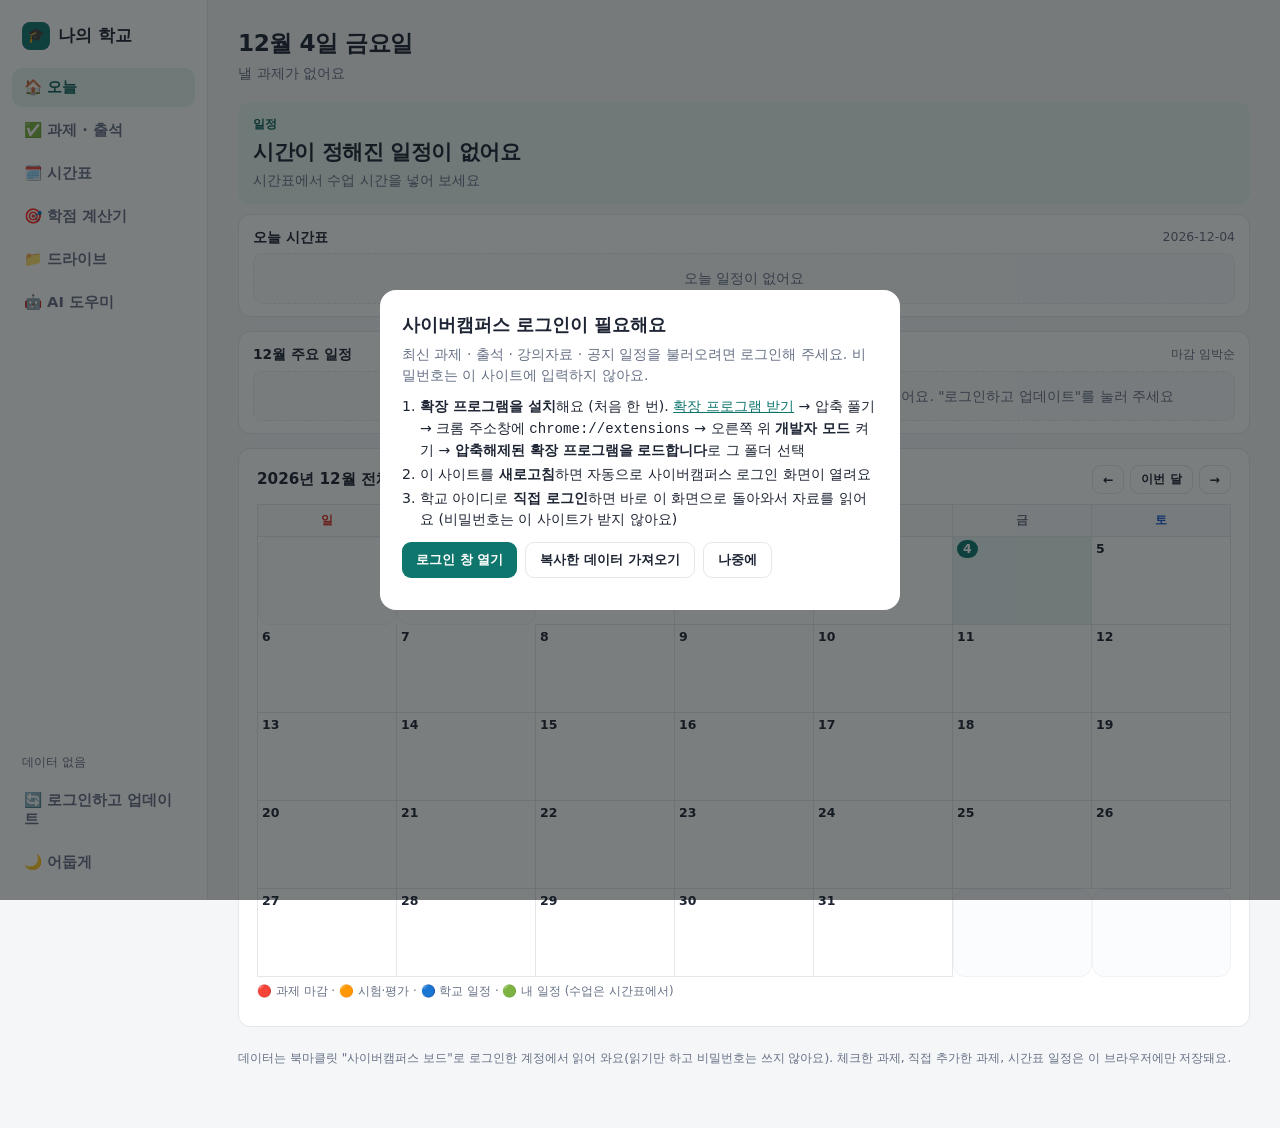
<file: docs/index.html>
<!doctype html>
<html lang="ko" data-theme="light"><head><meta charset="utf-8"><meta name="viewport" content="width=device-width, initial-scale=1">
<title>나의 학교 — 과제·시간표·공부 도우미</title>
<meta name="sh-dashboard" content="1">
<link rel="manifest" href="manifest.webmanifest">
<meta name="theme-color" content="#0f766e">
<link rel="icon" href="icon-192.png">
<link rel="apple-touch-icon" href="icon-192.png">
<meta name="application-name" content="나의 학교">

<style>
:root{--bg:#f4f6f8;--card:#fff;--ink:#1d2433;--sub:#667085;--line:#e4e7ec;--acc:#0f766e;--acc2:#0b5f58;--accbg:#e6f4f1;--field:#f8fafb;
--red:#d92d20;--redbg:#fef3f2;--amb:#b54708;--ambbg:#fffaeb;--grn:#067647;--grnbg:#ecfdf3;--blu:#175cd3;--blubg:#eff4ff;--r:12px}
:root[data-theme="dark"]{--bg:#0f1417;--card:#171d22;--ink:#e9eef2;--sub:#98a4b0;--line:#27313a;--acc:#5eead4;--acc2:#99f6e4;--accbg:#12332f;--field:#12181c;
--red:#fda29b;--redbg:#3a1d1b;--amb:#fec84b;--ambbg:#3a2d10;--grn:#75e0a7;--grnbg:#12301f;--blu:#84adff;--blubg:#1a2742}
*{box-sizing:border-box;margin:0;padding:0}
body{font-family:"Pretendard","Noto Sans KR","Malgun Gothic",system-ui,sans-serif;background:var(--bg);color:var(--ink);line-height:1.5;font-size:15px}
a{color:var(--acc)}button{font-family:inherit;color:inherit}
.app{display:grid;grid-template-columns:208px minmax(0,1fr);min-height:100vh}
.rail{position:sticky;top:0;height:100vh;background:var(--card);border-right:1px solid var(--line);padding:18px 12px;display:flex;flex-direction:column;gap:4px}
.brand{font-weight:800;font-size:1.05rem;padding:4px 10px 14px;display:flex;align-items:center;gap:8px}
.brand i{font-style:normal;background:var(--acc);width:28px;height:28px;border-radius:8px;display:grid;place-items:center;font-size:.9rem}
.nav{display:flex;align-items:center;gap:10px;width:100%;text-align:left;background:none;border:0;border-radius:10px;padding:10px 12px;font-size:.92rem;font-weight:600;color:var(--sub);cursor:pointer}
.nav:hover{background:var(--field);color:var(--ink)}.nav[aria-current="page"]{background:var(--accbg);color:var(--acc2)}
.nav .n{margin-left:auto;font-size:.74rem;font-weight:800;border-radius:999px;padding:1px 8px;background:var(--redbg);color:var(--red)}
.rail .sp{flex:1}.rail .meta{font-size:.74rem;color:var(--sub);padding:6px 10px;line-height:1.4;white-space:pre-line}
.main{padding:26px 30px 60px;max-width:1120px;width:100%}
@media(max-width:900px){.app{grid-template-columns:1fr}.rail{position:static;height:auto;flex-direction:row;overflow-x:auto;padding:10px;gap:4px;border-right:0;border-bottom:1px solid var(--line)}.brand,.rail .sp,.rail .meta{display:none}.nav{width:auto;white-space:nowrap}.main{padding:18px 14px 50px}}
.top{display:flex;justify-content:space-between;align-items:flex-start;gap:12px;flex-wrap:wrap;margin-bottom:18px}
.top h1{font-size:1.45rem;font-weight:800;letter-spacing:-.02em}.top p{color:var(--sub);font-size:.9rem;margin-top:2px}
.btn{display:inline-block;border:0;border-radius:9px;padding:8px 14px;font-size:.84rem;font-weight:700;cursor:pointer;background:var(--acc);color:var(--card);text-decoration:none;white-space:nowrap}
.btn:hover{background:var(--acc2)}.btn.ghost{background:var(--card);color:var(--ink);border:1px solid var(--line)}.btn.ghost:hover{background:var(--field)}
.btn.sm{padding:5px 10px;font-size:.78rem}.btn.red{background:var(--card);color:var(--red);border:1px solid var(--line)}
.sec{display:none}.sec.on{display:block}
.grid{display:grid;gap:14px;align-items:start}.g3{grid-template-columns:1.4fr 1fr 1fr}.g2{grid-template-columns:1fr 1fr}.gw{grid-template-columns:1.1fr 1fr}
@media(max-width:1000px){.g3,.g2,.gw{grid-template-columns:1fr}}
.card{background:var(--card);border:1px solid var(--line);border-radius:var(--r);padding:16px 18px}
.card h2{font-size:.95rem;font-weight:800;margin-bottom:10px;display:flex;justify-content:space-between;align-items:center;gap:8px}
.card h2 small{font-weight:500;color:var(--sub);font-size:.78rem}
.hero{background:var(--accbg);border-color:transparent}
.big{font-size:1.5rem;font-weight:800;letter-spacing:-.02em;line-height:1.25}.lab{font-size:.78rem;font-weight:700;color:var(--acc2);margin-bottom:6px}
.sub{color:var(--sub);font-size:.86rem}
.stat{display:grid;grid-template-columns:1fr 1fr;gap:8px}.stat div{background:var(--field);border:1px solid var(--line);border-radius:10px;padding:8px 6px;text-align:center}
.stat b{display:block;font-size:1.3rem}.stat span{font-size:.74rem;color:var(--sub);font-weight:600}
.stat .r b{color:var(--red)}.stat .a b{color:var(--amb)}.stat .g b{color:var(--grn)}
.row{display:flex;gap:10px;align-items:center;padding:9px 0;border-top:1px solid var(--line)}.row:first-child{border-top:0}
.row .t{flex:1;min-width:0}.row .t b{display:block;font-size:.9rem}.row .t span{font-size:.78rem;color:var(--sub)}
.tm{font-size:.78rem;font-weight:700;color:var(--acc2);min-width:92px}
.tag{font-size:.72rem;font-weight:800;border-radius:999px;padding:2px 9px;white-space:nowrap;background:var(--blubg);color:var(--blu)}
.tag.r{background:var(--redbg);color:var(--red)}.tag.a{background:var(--ambbg);color:var(--amb)}.tag.g{background:var(--grnbg);color:var(--grn)}
.row.live{background:var(--grnbg);border-radius:10px;padding-left:10px;padding-right:10px;border-top-color:transparent}
.row.done{opacity:.55}
.empty{background:var(--field);border:1px dashed var(--line);border-radius:10px;padding:14px;text-align:center;color:var(--sub);font-size:.86rem}
.bar{display:flex;gap:8px;flex-wrap:wrap;align-items:center;margin-bottom:12px}
.seg{display:inline-flex;background:var(--field);border:1px solid var(--line);border-radius:10px;padding:3px}
.seg button{border:0;background:none;padding:6px 13px;border-radius:8px;font-size:.82rem;font-weight:700;color:var(--sub);cursor:pointer}
.seg button[aria-pressed="true"]{background:var(--card);color:var(--ink);box-shadow:0 1px 2px rgba(0,0,0,.12)}
select,input[type=text],input[type=date]{border:1px solid var(--line);background:var(--field);color:var(--ink);border-radius:9px;padding:7px 10px;font-size:.86rem;font-family:inherit;outline:none}
select:focus,input:focus{border-color:var(--acc);box-shadow:0 0 0 3px var(--accbg)}
.task{display:flex;gap:12px;align-items:center;padding:11px 4px;border-top:1px solid var(--line)}
.task:first-child{border-top:0}.task .dot{width:10px;height:10px;border-radius:50%;flex:none;background:var(--amb)}
.task.over .dot{background:var(--red)}.task.done .dot{background:var(--grn)}.task.done .nm{text-decoration:line-through;color:var(--sub)}
.task .t{flex:1;min-width:0}.task .nm{font-weight:700;font-size:.92rem}.task .mt{font-size:.78rem;color:var(--sub)}
.task .act{display:flex;gap:6px;align-items:center;flex-wrap:wrap}
.form{display:none;background:var(--field);border:1px solid var(--line);border-radius:10px;padding:12px;margin-bottom:12px;gap:8px}.form.on{display:grid}
.form .f2{display:grid;grid-template-columns:1fr 1fr;gap:8px}.form label{font-size:.76rem;font-weight:700;color:var(--sub);display:block;margin-bottom:2px}.form input,.form select{width:100%}
.att{padding:10px 0;border-top:1px solid var(--line)}.att:first-child{border-top:0}.att b{font-size:.88rem}
.wk{display:flex;flex-wrap:wrap;gap:5px;margin-top:6px}.wk span{border-radius:7px;padding:2px 8px;font-size:.76rem;background:var(--field);color:var(--sub);border:1px solid var(--line)}
.wk .o{background:var(--grnbg);color:var(--grn);border-color:transparent}.wk .l{background:var(--ambbg);color:var(--amb);border-color:transparent}.wk .x{background:var(--redbg);color:var(--red);border-color:transparent}
/* 주간 시간표 */
.tg{border:1px solid var(--line);border-radius:var(--r);background:var(--card);overflow:hidden}
.tgh,.tgu,.tgb{display:grid;grid-template-columns:48px repeat(var(--n),minmax(0,1fr))}
.tgh>div{padding:9px 6px;text-align:center;font-size:.82rem;font-weight:800;border-left:1px solid var(--line);border-bottom:1px solid var(--line);background:var(--field)}
.tgh>div:first-child{border-left:0}.tgh .td{background:var(--accbg);color:var(--acc2)}.tgh small{font-weight:500;color:var(--sub);margin-left:3px}
.tgu>div{padding:5px;border-left:1px solid var(--line);border-bottom:1px solid var(--line);min-height:28px;display:flex;flex-direction:column;gap:3px}.tgu>div:first-child{border-left:0;font-size:.66rem;color:var(--sub);align-items:center;justify-content:center}
.chipu{font-size:.72rem;font-weight:700;background:var(--ambbg);color:var(--amb);border-radius:6px;padding:2px 6px;text-decoration:none;display:block}
.tgt{position:relative}.tgt span{position:absolute;right:6px;font-size:.68rem;color:var(--sub);transform:translateY(-50%)}
.tgc{position:relative;border-left:1px solid var(--line);background-image:linear-gradient(var(--line) 1px,transparent 1px);background-size:100% var(--hh)}
.tgc.td{background-color:var(--field)}
.blk{position:absolute;border-radius:8px;padding:4px 7px;font-size:.74rem;line-height:1.3;overflow:hidden;background:var(--blubg);color:var(--blu);border-left:3px solid var(--blu);text-decoration:none;display:block}
.blk b{display:block;font-size:.78rem}.blk.work{background:var(--ambbg);color:var(--amb);border-left-color:var(--amb)}.blk.etc{background:var(--grnbg);color:var(--grn);border-left-color:var(--grn)}.blk.notice{background:var(--redbg);color:var(--red);border-left-color:var(--red)}
.blk.on{box-shadow:0 0 0 2px var(--grn)}
.nowl{position:absolute;left:0;right:0;height:0;border-top:2px solid var(--red);z-index:3}.nowl::before{content:"";position:absolute;left:-4px;top:-5px;width:8px;height:8px;border-radius:50%;background:var(--red)}
.pills{display:flex;flex-wrap:wrap;gap:6px;margin-bottom:12px}.pill{border:1px solid var(--line);background:var(--card);border-radius:999px;padding:6px 13px;font-size:.84rem;font-weight:700;cursor:pointer;color:var(--sub)}
.pill[aria-pressed="true"]{background:var(--acc);border-color:var(--acc);color:var(--card)}
.grp{font-size:.78rem;font-weight:800;color:var(--acc2);margin:14px 0 4px}
.file{display:flex;align-items:center;gap:10px;padding:8px 0;border-top:1px solid var(--line)}.file .t{flex:1;min-width:0}.file b{font-size:.9rem;word-break:break-all;display:block}.file span{font-size:.76rem;color:var(--sub)}
.cards{display:grid;grid-template-columns:repeat(auto-fit,minmax(250px,1fr));gap:12px}
.link{display:block;background:var(--card);border:1px solid var(--line);border-radius:var(--r);padding:16px;text-decoration:none;color:var(--ink)}.link:hover{border-color:var(--acc);background:var(--accbg)}.link b{display:block;margin-bottom:3px}.link span{font-size:.84rem;color:var(--sub)}
.modal{position:fixed;inset:0;background:rgba(15,20,23,.55);display:grid;place-items:center;z-index:50;padding:16px}.modal[hidden]{display:none}
.box{background:var(--card);border-radius:16px;padding:22px;max-width:520px;width:100%}.box h2{font-size:1.1rem;margin-bottom:6px}.box p{color:var(--sub);font-size:.88rem;margin-bottom:10px}.box ol{margin:0 0 12px 18px;font-size:.88rem}.box li{margin-bottom:3px}
#chat{height:380px;overflow-y:auto;padding:4px 2px;display:flex;flex-direction:column}
.msg{max-width:88%;padding:10px 14px;border-radius:14px;margin:6px 0;font-size:.9rem;line-height:1.6;word-break:break-word}
.msg.me{margin-left:auto;background:var(--acc);color:var(--card)}
.msg.bot{background:var(--field);border:1px solid var(--line);margin-right:auto}
#extStatus{position:fixed;top:14px;right:14px;z-index:60;background:var(--acc);color:var(--card);padding:10px 16px;border-radius:12px;font-size:.86rem;font-weight:700;box-shadow:0 8px 24px rgba(0,0,0,.25);max-width:min(420px,90vw)}#extStatus[hidden]{display:none}
.compact .row{padding:4px 0}.compact .row .t b{font-size:.8rem}.compact .row .t span{font-size:.7rem}.compact .tm{font-size:.7rem;min-width:78px}.compact .tag{font-size:.66rem;padding:1px 7px}.compact.card{padding:12px 14px}.compact h2{font-size:.86rem;margin-bottom:6px}
.cal{display:grid;grid-template-columns:repeat(7,minmax(0,1fr));border-top:1px solid var(--line);border-left:1px solid var(--line)}
.cal .dh{padding:6px 2px;text-align:center;font-size:.76rem;font-weight:800;background:var(--field);border-right:1px solid var(--line);border-bottom:1px solid var(--line);color:var(--sub)}
.cal .dh.su{color:var(--red)}.cal .dh.sa{color:var(--blu)}
.cal .dc{min-height:88px;padding:3px 4px;border-right:1px solid var(--line);border-bottom:1px solid var(--line);font-size:.7rem;overflow:hidden}
.cal .dc.out{background:var(--field);opacity:.55}.cal .dc.td{background:var(--accbg)}
.cal .dn{font-weight:800;font-size:.78rem;margin-bottom:2px;display:flex;justify-content:space-between}.cal .dc.td .dn span:first-child{background:var(--acc);color:var(--card);border-radius:999px;padding:0 6px}
.cal .ch{display:block;border-radius:5px;padding:1px 4px;margin:1px 0;white-space:nowrap;overflow:hidden;text-overflow:ellipsis;font-size:.68rem;font-weight:700;background:var(--blubg);color:var(--blu)}
.cal .ch.r{background:var(--redbg);color:var(--red)}.cal .ch.a{background:var(--ambbg);color:var(--amb)}.cal .ch.g{background:var(--grnbg);color:var(--grn)}.cal .ch.d{opacity:.5;text-decoration:line-through}
.cal .more{color:var(--sub);font-size:.66rem}
@media(max-width:700px){.cal .dc{min-height:64px;padding:2px}.cal .ch{font-size:.6rem}}
.foot{color:var(--sub);font-size:.76rem;margin-top:22px}
/* ===== 드라이브 · AI 작업실 ===== */
.dr{display:grid;grid-template-columns:200px minmax(0,1fr);gap:14px;align-items:start}
@media(max-width:900px){.dr{grid-template-columns:1fr}}
.dr .side{background:var(--card);border:1px solid var(--line);border-radius:var(--r);padding:8px}
.dr .fold{display:flex;justify-content:space-between;gap:6px;width:100%;text-align:left;background:none;border:0;border-radius:9px;padding:8px 10px;font-size:.86rem;font-weight:600;color:var(--sub);cursor:pointer}
.dr .fold:hover{background:var(--field);color:var(--ink)}.dr .fold[aria-current="true"]{background:var(--accbg);color:var(--acc2)}
.dr .fold small{font-weight:700;opacity:.7}
.drop{border:2px dashed var(--line);border-radius:var(--r);padding:16px;text-align:center;color:var(--sub);font-size:.86rem;cursor:pointer;background:var(--field)}
.drop.on{border-color:var(--acc);background:var(--accbg);color:var(--acc2)}
.fl{display:flex;align-items:center;gap:10px;padding:9px 4px;border-top:1px solid var(--line)}.fl:first-child{border-top:0}
.fl .ic{flex:none;width:34px;height:34px;border-radius:9px;display:grid;place-items:center;font-size:.72rem;font-weight:800;background:var(--blubg);color:var(--blu)}
.fl .ic.pdf{background:var(--redbg);color:var(--red)}.fl .ic.ppt{background:var(--ambbg);color:var(--amb)}.fl .ic.doc{background:var(--blubg);color:var(--blu)}.fl .ic.img{background:var(--grnbg);color:var(--grn)}
.fl .t{flex:1;min-width:0}.fl .t b{display:block;font-size:.88rem;word-break:break-all}.fl .t span{font-size:.74rem;color:var(--sub)}
.badge{font-size:.66rem;font-weight:800;border-radius:999px;padding:1px 8px;background:var(--field);color:var(--sub);border:1px solid var(--line);white-space:nowrap}
.badge.up{background:var(--grnbg);color:var(--grn);border-color:transparent}.badge.cy{background:var(--blubg);color:var(--blu);border-color:transparent}
.pv{position:fixed;inset:0;background:rgba(15,20,23,.6);z-index:55;display:grid;place-items:center;padding:16px}.pv[hidden]{display:none}
.pv .box{max-width:760px;max-height:86vh;overflow:auto}
.pv pre{white-space:pre-wrap;word-break:break-word;font:inherit;font-size:.84rem;background:var(--field);border:1px solid var(--line);border-radius:10px;padding:10px;max-height:56vh;overflow:auto}
.aibar{display:flex;gap:8px;flex-wrap:wrap;align-items:center}
.dot{width:9px;height:9px;border-radius:50%;display:inline-block;background:var(--sub)}.dot.ok{background:var(--grn)}.dot.no{background:var(--red)}
.ta{width:100%;border:1px solid var(--line);background:var(--field);color:var(--ink);border-radius:10px;padding:9px 11px;font:inherit;font-size:.88rem;resize:vertical;outline:none}
.ta:focus{border-color:var(--acc);box-shadow:0 0 0 3px var(--accbg)}
.out{background:var(--field);border:1px solid var(--line);border-radius:12px;padding:12px 14px;font-size:.9rem;line-height:1.65;white-space:pre-wrap;word-break:break-word;min-height:60px}
.out code,.out pre{background:rgba(127,127,127,.15);border-radius:6px;padding:1px 5px;font-family:Consolas,monospace;font-size:.84rem}
.out pre{display:block;padding:8px 10px;overflow:auto;white-space:pre}
.chips{display:flex;gap:6px;flex-wrap:wrap}.chip{display:inline-flex;gap:6px;align-items:center;background:var(--accbg);color:var(--acc2);border-radius:999px;padding:3px 10px;font-size:.76rem;font-weight:700}
.chip button{border:0;background:none;cursor:pointer;color:inherit;font-weight:800;padding:0}
.slides{display:grid;grid-template-columns:repeat(auto-fill,minmax(230px,1fr));gap:10px}
.sl{background:var(--card);border:1px solid var(--line);border-radius:12px;padding:10px;display:grid;gap:6px}
.sl .n{font-size:.7rem;font-weight:800;color:var(--acc2)}
.sl input{width:100%;font-weight:700}.sl textarea{min-height:92px}
.stage{background:var(--field);border:1px solid var(--line);border-radius:12px;padding:10px;overflow:auto;text-align:center;min-height:160px}
.stage svg{max-width:100%;height:auto}
.mini{font-size:.74rem;color:var(--sub)}
#mentionBox{position:absolute;z-index:20;background:var(--card);border:1px solid var(--line);border-radius:10px;box-shadow:0 8px 24px rgba(0,0,0,.18);max-height:180px;overflow:auto;min-width:220px}
#mentionBox button{display:block;width:100%;text-align:left;background:none;border:0;padding:7px 10px;font-size:.82rem;cursor:pointer}#mentionBox button:hover{background:var(--accbg)}

</style></head><body>
<div id="extStatus" hidden></div>
<div class="modal" id="loginModal" hidden>
  <div class="box" role="dialog" aria-labelledby="lmT">
    <h2 id="lmT">사이버캠퍼스 로그인이 필요해요</h2>
    <p>최신 과제 · 출석 · 강의자료 · 공지 일정을 불러오려면 로그인해 주세요. 비밀번호는 이 사이트에 입력하지 않아요.</p>
    <ol><li><b>확장 프로그램을 설치</b>해요 (처음 한 번). <a href="나의학교_확장프로그램.zip" download>확장 프로그램 받기</a> → 압축 풀기 → 크롬 주소창에 <code>chrome://extensions</code> → 오른쪽 위 <b>개발자 모드</b> 켜기 → <b>압축해제된 확장 프로그램을 로드합니다</b>로 그 폴더 선택</li><li>이 사이트를 <b>새로고침</b>하면 자동으로 사이버캠퍼스 로그인 화면이 열려요</li><li>학교 아이디로 <b>직접 로그인</b>하면 바로 이 화면으로 돌아와서 자료를 읽어요 (비밀번호는 이 사이트가 받지 않아요)</li></ol>
    <div style="display:flex;gap:8px;flex-wrap:wrap"><button class="btn" id="loginOpen" type="button">로그인 창 열기</button><button class="btn ghost" id="loginClip" type="button">복사한 데이터 가져오기</button><button class="btn ghost" id="loginLater" type="button">나중에</button></div>
    <p id="loginState" style="margin:10px 0 0"></p>
  </div>
</div>
<div class="app">
  <nav class="rail" aria-label="메뉴">
    <div class="brand"><i>🎓</i>나의 학교</div>
    <button class="nav" data-s="home" aria-current="page">🏠 오늘</button>
    <button class="nav" data-s="tasks">✅ 과제 · 출석 <span class="n" id="nTask" hidden></span></button>
    <button class="nav" data-s="time">🗓️ 시간표</button>
    <button class="nav" data-s="gpa">🎯 학점 계산기</button>
    <button class="nav" data-s="drive">📁 드라이브</button>
    <button class="nav" data-s="study">🤖 AI 도우미</button>
    <div class="sp"></div>
    <div class="meta" id="upd"></div>
    <button class="nav" id="syncBtn" type="button">🔄 로그인하고 업데이트</button>
    <button class="nav" id="theme" type="button">🌙 어둡게</button>
  </nav>
  <main class="main">
    <section class="sec on" id="s-home">
      <div class="top"><div><h1 id="hTitle"></h1><p id="hSub"></p></div></div>
      <div class="card hero compact" style="margin-bottom:10px"><div class="lab" id="nowLab"></div><div class="big" id="nowBig" style="font-size:1.3rem"></div><div class="sub" id="nowSub" style="margin-top:4px"></div></div>
      <div class="card compact" style="margin-bottom:14px"><h2>오늘 시간표 <small id="todayD"></small></h2><div id="todayList"></div></div>
      <div class="grid g2" style="margin-bottom:14px">
        <div class="card compact"><h2><span id="calLT">이번 달 주요 일정</span> <small>마감 · 시험 · 학교 · 내 일정</small></h2><div id="calList" style="max-height:340px;overflow-y:auto"></div></div>
        <div class="card compact"><h2>가장 급한 마감 <small>마감 임박순</small></h2><div id="urgent"></div></div>
      </div>
      <div class="card" style="margin-top:14px"><h2><span id="calT"></span><span style="display:flex;gap:6px"><button class="btn sm ghost" id="calP" type="button">←</button><button class="btn sm ghost" id="calToday" type="button">이번 달</button><button class="btn sm ghost" id="calN" type="button">→</button></span></h2><div id="calGrid"></div><div class="sub" style="font-size:.74rem;margin:6px 0 10px">🔴 과제 마감 · 🟠 시험·평가 · 🔵 학교 일정 · 🟢 내 일정 (수업은 시간표에서)</div></div>
    </section>

    <section class="sec" id="s-tasks">
      <div class="top"><div><h1>과제 · 출석</h1><p>마감이 가까운 순서로 보여 줘요</p></div><button class="btn" id="mAdd" type="button">+ 새 과제</button></div>
      <form class="form" id="mForm" autocomplete="off">
        <div class="f2"><div><label for="mC">과목</label><select id="mC"></select></div><div><label for="mW">주차 (선택)</label><input id="mW" type="text" maxlength="12" placeholder="예: 12주차"></div></div>
        <div><label for="mT">과제명</label><input id="mT" type="text" maxlength="60" required placeholder="예: 스터디 발표 자료"></div>
        <div class="f2"><div><label for="mD">마감 날짜</label><input id="mD" type="date" required></div><div><label for="mS">제출 여부</label><select id="mS"><option value="0">미제출</option><option value="1">제출 완료</option></select></div></div>
        <div style="display:flex;gap:8px"><button class="btn" type="submit">등록하기</button><button class="btn ghost" type="button" id="mX">취소</button></div>
      </form>
      <div class="card">
        <div class="bar"><div class="seg" id="seg"></div><select id="fCourse"></select><label class="sub" style="display:flex;gap:6px;align-items:center"><input type="checkbox" id="fProof"> 결석·출석 증빙 보기</label></div>
        <div id="tasks"></div>
      </div>
      <div class="grid g2" style="margin-top:14px">
        <div class="card"><h2>공지에서 찾은 일정 <small>확인 필요</small></h2><div id="sched"></div></div>
        <div class="card"><h2>온라인출석부 <small>O 출석 · ▲ 지각 · X 결석</small></h2><div id="attend"></div></div>
      </div>
    </section>

    <section class="sec" id="s-time">
      <div class="top"><div><h1>시간표</h1><p id="tRange"></p></div><div style="display:flex;gap:8px;flex-wrap:wrap"><button class="btn ghost" id="wPrev" type="button">← 이전 주</button><button class="btn ghost" id="wNow" type="button">이번 주</button><button class="btn ghost" id="wNext" type="button">다음 주 →</button><button class="btn" id="ttAdd" type="button">+ 일정 추가</button></div></div>
      <div id="grid"></div>
      <p class="sub" style="margin-top:10px">파랑은 수업, 초록은 개인 일정, 빨강은 공지에서 찾은 일정이에요. 일정을 누르면 고치거나 지울 수 있고, 시간이 없는 일정은 맨 위 줄에 나와요.</p>
    </section>

    <section class="sec" id="s-gpa">
      <div class="top"><div><h1>학점 계산기</h1><p>에브리타임과 같은 방식(4.5 만점)으로 평점을 계산하고, 졸업까지 남은 학점을 알려 줘요</p></div><div style="display:flex;gap:8px;flex-wrap:wrap"><button class="btn ghost" id="gpaImp" type="button">에브리타임에서 가져오기</button><button class="btn" id="gpaAdd" type="button">+ 과목 추가</button></div></div>
      <div class="sub" id="gpaMsg" style="margin:-8px 0 10px"></div>
      <div class="grid g3" id="gpaTop" style="margin-bottom:14px"></div>
      <div class="grid gw">
        <div class="card"><h2>과목 · 성적 <small><label style="display:inline-flex;gap:4px;align-items:center"><input type="checkbox" id="gpaPred"> 수강 중 과목 예상 반영</label></small></h2><div id="gpaRows"></div><p class="sub" style="font-size:.74rem;margin-top:8px">성적을 고르면 계산에 들어가요. P(패스)는 학점만 취득하고 평점에는 안 들어가요. F·NP는 학점을 얻지 못해요. 구분(전공·교양 등)은 직접 바꿀 수 있어요.</p></div>
        <div>
          <div class="card"><h2>졸업 요건 <small>2023학번 기준</small></h2><div id="gpaReq"></div>
            <p class="sub" style="font-size:.74rem;margin-top:8px">※ 총 130학점 · 교양 40(기초 17 + 핵심 23)은 신한대 졸업심사기준 표 기준이에요. 전공 50과 마이크로디그리 30은 표의 열이 불분명해서 <b>확인 필요</b>(학과 내규 40~50)예요. 숫자를 눌러 고치면 바로 계산돼요. 부족하지 않으면 남는 전공·교양은 일반선택으로 쳐요.</p></div>
          <div class="card" style="margin-top:14px"><h2>졸업 인증 체크</h2><div id="gpaCk"></div></div>
          <div class="card" style="margin-top:14px"><h2>목표 평점 계산 <small>졸업 때 평점</small></h2><div class="bar"><input id="gpaGoal" type="text" value="4.0" inputmode="decimal" style="width:70px"><span class="sub">을 목표로 하면</span></div><div id="gpaGoalOut" class="sub" style="font-size:.88rem"></div></div>
        </div>
      </div>
      <p class="sub" style="font-size:.76rem;margin-top:12px">평점 = Σ(학점 × 점수) ÷ Σ(학점). A+ 4.5 · A0 4.0 · B+ 3.5 · B0 3.0 · C+ 2.5 · C0 2.0 · D+ 1.5 · D0 1.0 · F 0. 근거: <a href="https://www.shinhan.ac.kr/kr/242/subview.do" target="_blank" rel="noopener noreferrer">졸업심사기준</a> · <a href="https://www.shinhan.ac.kr/ce/7461/subview.do" target="_blank" rel="noopener noreferrer">2023학번 졸업조건</a></p>
    </section>

                <!-- ===== 드라이브 (사이버캠퍼스 강의자료 + 내가 올린 자료) ===== -->
    <section class="sec" id="s-drive">
      <div class="top"><div><h1>드라이브</h1><p id="drNote">사이버캠퍼스 강의자료와 내가 따로 올린 자료를 한곳에서 보고, AI 도우미가 읽고 학습해요</p></div><a class="btn ghost" id="drRoom" target="_blank" rel="noopener noreferrer" hidden>학교 강의실 열기 ↗</a></div>
      <div class="card" style="margin-bottom:14px">
        <div class="aibar" style="margin-bottom:8px"><label class="sub">올릴 과목 <select id="drCourse"></select></label><span class="mini">PDF · PPTX · DOCX · HWPX · TXT · MD · 코드 파일 · 이미지 (HWP는 PDF나 HWPX로 저장해서 올려 주세요)</span></div>
        <div class="drop" id="drDrop">📥 여기에 파일을 끌어다 놓거나 눌러서 고르세요 (여러 개 가능)</div>
        <input type="file" id="drFile" multiple hidden>
        <div class="mini" id="drMsg" style="margin-top:8px"></div>
      </div>
      <div class="dr">
        <div class="side" id="drSide"></div>
        <div class="card"><div class="bar"><input type="text" id="drQ" placeholder="파일 이름이나 내용으로 검색" style="flex:1;min-width:160px"><select id="drSort"><option value="course">주차 · 과목순</option><option value="new">최근 올린 순</option><option value="name">이름순</option></select></div>
          <div class="seg" id="drSrc" style="margin-bottom:10px"><button type="button" data-s="all" aria-pressed="true">전체</button><button type="button" data-s="cy" aria-pressed="false">사이버캠퍼스</button><button type="button" data-s="up" aria-pressed="false">올린 자료</button><button type="button" data-s="post" aria-pressed="false">게시판 글</button></div>
          <div id="drList"></div></div>
      </div>
      <div class="pv" id="drPv" hidden><div class="box card"><h2 id="drPvT"></h2><div class="mini" id="drPvM" style="margin-bottom:8px"></div><pre id="drPvB"></pre><div class="aibar" style="margin-top:10px"><button class="btn sm" id="drPvOpen" type="button">원본 열기</button><button class="btn sm ghost" id="drPvAsk" type="button">이 자료로 AI에게 묻기</button><button class="btn sm ghost" id="drPvX" type="button">닫기</button></div></div></div>
    </section>

    <!-- ===== AI 도우미 (질문 · 문제 풀이 · 연습문제 · PPT · 시각화 · 캔버스) ===== -->
    <section class="sec" id="s-study">
      <div class="top"><div><h1>AI 도우미</h1><p>강의자료를 근거로 질문하고, 문제를 풀고, 연습문제 · PPT · 그림을 만들어요</p></div></div>
      <div class="card" style="margin-bottom:12px">
        <div class="aibar">
          <label class="sub">과목 <select id="aiC"></select></label>
          <button class="btn sm ghost" id="attBtn" type="button">📎 자료 첨부</button>
          <label class="sub" style="display:inline-flex;gap:5px;align-items:center"><input type="checkbox" id="ragOn" checked> 강의자료 근거 사용</label>
          <span class="mini" id="aiCnt"></span>
          <span style="margin-left:auto;display:inline-flex;gap:8px;align-items:center"><span class="dot" id="aiDot"></span><span class="sub" id="aiStat">확인 중…</span><button class="btn sm ghost" id="aiSetBtn" type="button">⚙ 설정</button></span>
        </div>
        <div class="chips" id="attChips" style="margin-top:8px"></div>
        <div id="aiSet" hidden style="margin-top:12px;border-top:1px solid var(--line);padding-top:12px;display:grid;gap:12px">
          <div><b style="font-size:.86rem">내 PC AI (Ollama)</b>
            <div class="aibar" style="margin-top:6px"><label class="sub">모델 <select id="aiModel"></select></label><label class="sub">그림 보는 모델 <select id="aiVision"></select></label><button class="btn sm ghost" id="aiRefresh" type="button">다시 확인</button><button class="btn sm ghost" id="aiHelpBtn" type="button">설치 안내</button></div>
            <div id="aiHelp" hidden style="margin-top:10px;font-size:.84rem;line-height:1.7">
              ① <a href="https://ollama.com/download" target="_blank" rel="noopener noreferrer">ollama.com/download</a>에서 Windows용을 설치해요. (명령으로는 <code>winget install Ollama.Ollama</code>)<br>
              ② 명령 프롬프트에서 모델을 받아요. 그래픽카드가 없는 보통 PC에는 작은 모델이 알맞아요.<br>
              <code>ollama pull qwen2.5:3b</code> (빠름, 약 2GB) 또는 <code>ollama pull qwen2.5:7b</code> (더 똑똑하지만 느림)<br>
              <code>ollama pull gemma3:4b</code> (사진 · 그림 문제를 볼 때)<br>
              ③ 확장 프로그램이 설치돼 있으면 별도 설정 없이 연결돼요. 확장 없이 쓰려면 Ollama를 <code>OLLAMA_ORIGINS=*</code> 설정으로 켜야 해요.<br>
              <span class="mini">내 PC 안에서만 계산하고 인터넷으로 내용이 나가지 않아요. 작은 모델은 틀릴 수 있으니 결과를 꼭 확인해 주세요.</span>
            </div></div>
          <div><b style="font-size:.86rem">답을 찾는 방법</b>
            <div class="aibar" style="margin-top:6px">
              <label class="sub" style="display:inline-flex;gap:5px;align-items:center"><input type="checkbox" id="aiWiki" checked> 자료에 없으면 위키백과 검색 (무료)</label>
              <label class="sub" style="display:inline-flex;gap:5px;align-items:center"><input type="checkbox" id="aiSem"> 의미 검색 (내 PC에서 실행 · 처음 약 120MB)</label><span class="mini" id="aiSemSt"></span>
              <label class="sub" style="display:inline-flex;gap:5px;align-items:center"><input type="checkbox" id="aiClaude"> Claude 버튼 보이기</label>
            </div>
            <div class="mini" style="margin-top:6px;line-height:1.5">📌 <b>답변 기준</b> ① 강의자료 → ② 이전 Claude 대화(Claude가 분석한 강의 내용) → ③ 강의자료 밖 외부 자료(별도 표시). 자료에 없는 내용은 추측하지 않고, 다른 근거를 쓰면 그렇다고 표시해요.</div></div>
          <details id="clImp"><summary class="sub" style="font-size:.84rem;cursor:pointer"><b>Claude 대화 학습시키기</b> (클로드로 받은 설명이나 자료를 여기에 학습)</summary>
            <div style="margin-top:8px;display:grid;gap:8px">
              <div class="sub" style="font-size:.76rem">① Claude에서 받은 답을 붙여넣거나 ② claude.ai의 "데이터 내보내기"로 받은 <b>conversations.json</b>(또는 .txt/.md)을 선택해 주세요. 이 기기에만 저장돼요.</div>
              <input id="clTitle" type="text" placeholder="제목 또는 질문 (선택)">
              <textarea id="clText" rows="4" placeholder="여기에 Claude의 답변이나 강의 내용을 붙여넣기" style="border:1px solid var(--line);background:var(--field);color:var(--ink);border-radius:9px;padding:8px;font-family:inherit;font-size:.86rem;resize:vertical"></textarea>
              <div style="display:flex;gap:8px;flex-wrap:wrap;align-items:center"><button class="btn sm" type="button" id="clSave">학습시키기</button><input id="clFile" type="file" accept=".json,.txt,.md" style="font-size:.78rem"><button class="btn sm red" type="button" id="clClear">Claude 대화 학습 지우기</button><span class="sub" id="clMsg" style="font-size:.78rem"></span></div>
            </div></details>
        </div>
      </div>

      <div class="bar"><div class="seg" id="aiTabs"><button type="button" data-t="chat" aria-pressed="true">💬 질문</button><button type="button" data-t="solve" aria-pressed="false">🧮 문제 풀이</button><button type="button" data-t="quiz" aria-pressed="false">📝 연습문제</button><button type="button" data-t="ppt" aria-pressed="false">📊 PPT</button><button type="button" data-t="viz" aria-pressed="false">📈 시각화</button><button type="button" data-t="canvas" aria-pressed="false">🎨 캔버스</button></div></div>

      <div id="p-chat" class="card">
        <div id="chat"></div>
        <div class="bar" style="margin-top:10px"><button class="pill" type="button" data-sug="이 과목 요약해줘">요약해줘</button><button class="pill" type="button" data-sug="핵심 키워드 알려줘">핵심 키워드</button><button class="pill" type="button" data-sug="오답노트">오답 노트</button><button class="pill" type="button" id="clSync" title="claude.ai의 내 대화를 자동으로 학습해요">🔄 Claude 대화 학습</button></div>
        <form class="bar" id="chatForm" style="flex-wrap:nowrap"><input id="chatIn" type="text" autocomplete="off" style="flex:1;min-width:0" placeholder="질문을 입력하세요 (예: 세션이 뭐야?  /  @파일이름 으로 자료를 지정할 수 있어요)"><button class="btn" type="submit">보내기</button></form>
      </div>

      <div id="p-solve" class="card" hidden>
        <h2>문제 풀이 <small>강의자료를 근거로 단계별로 풀어요</small></h2>
        <textarea class="ta" id="svQ" rows="5" placeholder="문제를 붙여넣어 주세요. 사진 문제는 아래에서 이미지를 붙이거나 올려 주세요."></textarea>
        <div class="aibar" style="margin-top:8px"><input type="file" id="svImg" accept="image/*" multiple hidden><button class="btn sm ghost" id="svImgBtn" type="button">🖼️ 이미지 첨부</button><span class="mini" id="svImgN"></span>
          <label class="sub">풀이 방식 <select id="svMode"><option value="step">단계별로 자세히</option><option value="short">간단히</option><option value="check">답 + 검산</option></select></label></div>
        <div class="aibar" style="margin-top:8px"><button class="btn" id="svRun" type="button">풀이하기</button><button class="btn ghost" id="svStop" type="button" hidden>중지</button><span class="mini" id="svMeta"></span></div>
        <div class="out" id="svOut" style="margin-top:10px">여기에 풀이가 나와요.</div>
        <div class="aibar" style="margin-top:8px"><button class="btn sm ghost" id="svCopy" type="button">복사</button><button class="btn sm ghost" id="svClaude" type="button">Claude에서 이어서 질문 ↗</button></div>
      </div>

      <div id="p-quiz" class="card" hidden>
        <h2>연습문제 <small>자료의 문장으로 빈칸 · 객관식 · O/X를 만들고 채점해요</small></h2>
        <div class="aibar"><label class="sub">문제 수 <select id="qzN"><option>5</option><option selected>6</option><option>8</option><option>10</option></select></label><button class="btn" id="qzRun" type="button">문제 만들기</button><button class="btn sm ghost" id="qzWrong" type="button">오답 노트 보기</button><span class="mini">위의 과목 · 첨부 자료가 범위예요</span></div>
        <div id="qzOut" style="margin-top:12px"><div class="empty">"문제 만들기"를 누르면 연습문제가 나와요.</div></div>
      </div>

      <div id="p-ppt" class="card" hidden>
        <h2>PPT 제작 <small>내용을 정리해 슬라이드를 만들고 .pptx로 받아요</small></h2>
        <textarea class="ta" id="ppQ" rows="3" placeholder="어떤 발표인가요? 예) 운영체제 교착상태 개념과 해결 방법을 5분 발표용으로"></textarea>
        <div class="aibar" style="margin-top:8px"><label class="sub">슬라이드 수 <input type="number" id="ppN" value="8" min="3" max="15" style="width:64px"></label>
          <label class="sub">스타일 <select id="ppTone"><option value="short">발표용 간결</option><option value="detail">자세하게</option></select></label>
          <label class="sub">색상 <select id="ppTheme"><option value="0f766e">초록</option><option value="175cd3">파랑</option><option value="7a3db8">보라</option><option value="d92d20">빨강</option><option value="1d2433">검정</option></select></label></div>
        <div class="aibar" style="margin-top:8px"><button class="btn" id="ppRun" type="button">구성 만들기</button><button class="btn ghost" id="ppStop" type="button" hidden>중지</button><span class="mini" id="ppMeta"></span></div>
        <div id="ppPrev" style="margin-top:12px"></div>
        <div class="aibar" style="margin-top:8px" id="ppAct" hidden><button class="btn" id="ppDl" type="button">⬇ .pptx 내려받기</button><button class="btn sm ghost" id="ppAdd" type="button">+ 슬라이드</button></div>
      </div>

      <div id="p-viz" class="card" hidden>
        <h2>시각화 <small>개념도 · 흐름도 · 차트를 그려요</small></h2>
        <textarea class="ta" id="vzQ" rows="3" placeholder="무엇을 그릴까요? 예) 프로세스 상태 전이(생성→준비→실행→대기→종료) / 차트는 값을 함께 적어 주세요: 1월 10, 2월 14, 3월 9"></textarea>
        <div class="aibar" style="margin-top:8px"><label class="sub">종류 <select id="vzKind"><option value="flowchart">흐름도</option><option value="sequence">순서도(주고받기)</option><option value="state">상태 전이도</option><option value="class">클래스 다이어그램</option><option value="er">ER 다이어그램</option><option value="mindmap">마인드맵</option><option value="chart">차트(값 직접 입력)</option></select></label>
          <button class="btn" id="vzRun" type="button">그리기</button><button class="btn ghost" id="vzStop" type="button" hidden>중지</button><span class="mini" id="vzMeta"></span></div>
        <div class="stage" id="vzStage" style="margin-top:10px">여기에 그림이 나와요.</div>
        <details style="margin-top:8px"><summary class="sub" style="cursor:pointer">코드 보기 · 직접 고치기</summary><textarea class="ta" id="vzCode" rows="7" style="font-family:Consolas,monospace"></textarea><button class="btn sm ghost" id="vzRedraw" type="button" style="margin-top:6px">다시 그리기</button></details>
        <div class="aibar" style="margin-top:8px"><input type="text" id="vzFix" placeholder="고칠 점을 말해 주세요 (예: 색을 넣어 줘, 노드를 더 추가해 줘)" style="flex:1;min-width:200px"><button class="btn sm" id="vzFixBtn" type="button">수정 요청</button><button class="btn sm ghost" id="vzSvg" type="button">SVG 저장</button><button class="btn sm ghost" id="vzPng" type="button">PNG 저장</button></div>
      </div>

      <div id="p-canvas" class="card" hidden>
        <h2>캔버스 <small>카드뉴스 · 포스터 · 표지 이미지를 구성해요</small></h2>
        <textarea class="ta" id="cvQ" rows="3" placeholder="무엇을 만들까요? 예) 'TCP 3-way handshake' 3줄 요약 카드뉴스, 제목과 핵심 3가지"></textarea>
        <div class="aibar" style="margin-top:8px"><label class="sub">형식 <select id="cvFmt"><option value="1080x1080">카드뉴스 1080×1080</option><option value="1080x1350">포스터 1080×1350</option><option value="1920x1080">발표 표지 1920×1080</option><option value="1280x720">썸네일 1280×720</option></select></label>
          <label class="sub">스타일 <select id="cvStyle"><option value="깔끔한 흰 배경과 초록 포인트 색">깔끔</option><option value="부드러운 파스텔 색감">파스텔</option><option value="어두운 배경에 밝은 글자">다크</option><option value="굵은 글씨와 강한 대비 색">강조</option></select></label>
          <button class="btn" id="cvRun" type="button">만들기</button><button class="btn ghost" id="cvStop" type="button" hidden>중지</button><span class="mini" id="cvMeta"></span></div>
        <div class="stage" id="cvStage" style="margin-top:10px">여기에 이미지가 나와요.</div>
        <details style="margin-top:8px"><summary class="sub" style="cursor:pointer">SVG 코드 보기 · 직접 고치기</summary><textarea class="ta" id="cvCode" rows="7" style="font-family:Consolas,monospace"></textarea><button class="btn sm ghost" id="cvRedraw" type="button" style="margin-top:6px">다시 그리기</button></details>
        <div class="aibar" style="margin-top:8px"><input type="text" id="cvFix" placeholder="고칠 점을 말해 주세요 (예: 제목을 더 크게, 색을 파랑으로)" style="flex:1;min-width:200px"><button class="btn sm" id="cvFixBtn" type="button">수정 요청</button><button class="btn sm ghost" id="cvSvg" type="button">SVG 저장</button><button class="btn sm ghost" id="cvPng" type="button">PNG 저장</button></div>
      </div>
      <p class="mini" style="margin-top:12px">풀이 · PPT · 시각화 · 캔버스는 내 PC의 AI 모델이 만든 결과예요. 자료에 없는 내용은 "추론" 또는 "일반 지식"이라고 따로 표시하도록 했지만, 작은 모델은 틀릴 수 있어요. 중요한 내용은 강의자료로 꼭 확인해 주세요.</p>
    </section>

    <!-- 자료 첨부 고르기 -->
    <div id="filePick" class="pv" hidden><div class="box card"><h2>자료 첨부</h2><div class="mini" style="margin-bottom:6px">AI가 이번에 읽을 자료를 골라 주세요 (질문 · 풀이 · PPT · 시각화 모두에 쓰여요)</div><div id="filePickList"></div><div class="aibar" style="margin-top:10px"><button class="btn sm" id="filePickOk" type="button">첨부하기</button><button class="btn sm ghost" id="filePickX" type="button">취소</button></div></div></div>

    <!-- 시간표 일정 편집 -->
    <div id="tkPv" class="pv" hidden><div class="box card" style="max-width:460px"><h2 id="tkTitle">일정 추가</h2>
      <div style="display:grid;gap:8px">
        <input type="text" id="tkT" maxlength="60" placeholder="제목 (예: 스터디, 병원, 알바)">
        <div class="aibar"><label class="sub">종류 <select id="tkType"><option value="class">수업</option><option value="etc" selected>기타</option><option value="task">과제 · 마감</option></select></label>
          <label class="sub"><input type="radio" name="tkMode" value="rep" checked> 매주 반복</label><label class="sub"><input type="radio" name="tkMode" value="once"> 한 번만</label></div>
        <div class="aibar" id="tkDays"><label class="sub"><input type="checkbox" value="0">월</label><label class="sub"><input type="checkbox" value="1">화</label><label class="sub"><input type="checkbox" value="2">수</label><label class="sub"><input type="checkbox" value="3">목</label><label class="sub"><input type="checkbox" value="4">금</label><label class="sub"><input type="checkbox" value="5">토</label><label class="sub"><input type="checkbox" value="6">일</label></div>
        <div class="aibar" id="tkDateBox" hidden><label class="sub">날짜 <input type="date" id="tkDate"></label></div>
        <div class="aibar"><label class="sub">시작 <input type="time" id="tkS"></label><label class="sub">끝 <input type="time" id="tkE"></label></div>
        <input type="text" id="tkP" maxlength="40" placeholder="장소 (선택)">
        <input type="text" id="tkM" maxlength="80" placeholder="메모 (선택)">
        <div class="mini" id="tkErr" style="color:var(--red)"></div>
        <div class="aibar"><button class="btn" id="tkSave" type="button">저장</button><button class="btn red" id="tkDel" type="button" hidden>삭제</button><button class="btn ghost" id="tkX" type="button">취소</button></div>
      </div></div></div>

    <p class="foot" id="health" style="margin-top:14px"></p>
    <p class="foot" id="foot"></p>
  </main>
</div>
<script>
/* ===== 큰 데이터 저장소 (IndexedDB): 5MB 한도가 있는 localStorage 대신 쓰고, 예전 데이터는 자동으로 옮겨요 ===== */
var BIGKEYS={'내데이터_캐시':1,'강의지식_추가':1,'강의지식_웹':1,'강의지식_클로드':1,'도우미_FAQ':1,'도우미_제외':1,'도우미_오답':1,'강의지식_업로드':1};
var __BIG={},__bigDb=null,__bigPending=0;
function __bigFromLS(k){try{var s=localStorage.getItem(k);return s?JSON.parse(s):undefined;}catch(e){return undefined;}}
function __bigLoad(cb){
  var keys=Object.keys(BIGKEYS),called=false,migrate=[];
  function done(){if(called)return;called=true;try{cb();}catch(e){try{console.error(e);}catch(x){}}}
  function fallback(){__bigDb=null;keys.forEach(function(k){var v=__bigFromLS(k);if(v!==undefined)__BIG[k]=v;});done();}
  function finish(){
    if(migrate.length&&__bigDb){
      try{
        var tx=__bigDb.transaction('kv','readwrite'),st=tx.objectStore('kv');
        migrate.forEach(function(k){st.put(__BIG[k],k);});
        tx.oncomplete=function(){migrate.forEach(function(k){try{localStorage.removeItem(k);}catch(e){}});};
      }catch(e){}
    }
    done();
  }
  try{
    var rq=indexedDB.open('sh-store',1);
    rq.onupgradeneeded=function(){rq.result.createObjectStore('kv');};
    rq.onerror=function(){fallback();};
    rq.onblocked=function(){fallback();};
    rq.onsuccess=function(){
      __bigDb=rq.result;
      var pend=keys.length,st;
      try{st=__bigDb.transaction('kv','readonly').objectStore('kv');}catch(e){fallback();return;}
      keys.forEach(function(k){
        var g=st.get(k);
        g.onsuccess=function(){
          if(g.result!==undefined)__BIG[k]=g.result;
          else{var v=__bigFromLS(k);if(v!==undefined){__BIG[k]=v;migrate.push(k);}}
          if(--pend===0)finish();
        };
        g.onerror=function(){if(--pend===0)finish();};
      });
    };
    setTimeout(function(){if(!called)fallback();},4000);
  }catch(e){fallback();}
}
function __bigPut(k,v){
  __BIG[k]=v;
  if(!__bigDb){try{localStorage.setItem(k,JSON.stringify(v));}catch(e){}return;}
  try{
    __bigPending++;
    var tx=__bigDb.transaction('kv','readwrite');
    tx.objectStore('kv').put(v,k);
    var fin=function(){__bigPending=Math.max(0,__bigPending-1);};
    tx.oncomplete=fin;tx.onerror=fin;tx.onabort=fin;
  }catch(e){__bigPending=Math.max(0,__bigPending-1);}
}
function __bigFlush(){
  return new Promise(function(res){
    var n=0;(function w(){if(__bigPending===0||n++>150)res();else setTimeout(w,30);})();
  });
}

function __main(){
  var D=window.MY_DATA,$=function(i){return document.getElementById(i);};
  function esc(s){return String(s==null?'':s).replace(/[&<>"']/g,function(c){return {'&':'&amp;','<':'&lt;','>':'&gt;','"':'&quot;',"'":'&#39;'}[c];});}
  function pad(n){return String(n).padStart(2,'0');}
  function iso(d){return d.getFullYear()+'-'+pad(d.getMonth()+1)+'-'+pad(d.getDate());}
  function fmt(d){return iso(d)+' '+pad(d.getHours())+':'+pad(d.getMinutes());}
  function dur(ms){var m=Math.max(1,Math.ceil(ms/60000)),d=Math.floor(m/1440),h=Math.floor(m%1440/60),mm=m%60,a=[];if(d)a.push(d+'일');if(h)a.push(h+'시간');if(mm||!a.length)a.push(mm+'분');return a.join(' ');}
  function at(d,t,plus){var p=t.split(':');return new Date(d.getFullYear(),d.getMonth(),d.getDate(),+p[0]+(plus||0),+p[1]);}
  function ls(k,def){if(BIGKEYS[k]){var b=__BIG[k];return b==null?def:b;}try{var v=JSON.parse(localStorage.getItem(k)||'null');return v==null?def:v;}catch(e){return def;}}
  function lsSet(k,v){if(BIGKEYS[k]){__bigPut(k,v);return;}try{localStorage.setItem(k,JSON.stringify(v));}catch(e){}}
  var now=new Date(),DN=['월','화','수','목','금','토','일'],NM=['일','월','화','수','목','금','토'];
  function dayOf(d){return (d.getDay()+6)%7;}
  function sod(d){return new Date(d.getFullYear(),d.getMonth(),d.getDate());}

  /* 수업 시간표 기본값 (처음 한 번 시간표에 넣어 줘요) */
  var CLASSES=[];
  (function migrate(){
    var VER='2026-11-17-수업시간표',KEY='내시간표_일정_v1';
    try{if(localStorage.getItem('내시간표_시드')===VER)return;}catch(e){return;}
    var ev=ls(KEY,null),v=Array.isArray(ev)?ev:[],have={};
    v.forEach(function(e){have[e.id]=1;});
    v=v.filter(function(e){return !/^s[1-6]$/.test(e.id);});
    CLASSES.forEach(function(c){if(!have[c.id])v.push(JSON.parse(JSON.stringify(c)));});
    lsSet(KEY,v);try{localStorage.setItem('내시간표_시드',VER);}catch(e){}
  })();
  (function cleanWork(){
    try{if(localStorage.getItem('내시간표_알바정리')==='1')return;}catch(x){return;}
    var v=ls('내시간표_일정_v1',null);
    if(Array.isArray(v)){lsSet('내시간표_일정_v1',v.filter(function(e){return e.type!=='work';}));}
    try{localStorage.setItem('내시간표_알바정리','1');}catch(x){}
  })();

  /* 로그인 → 데이터 받기 */
  var LOGIN_URL='https://cyber.shinhan.ac.kr/login.php',ORIGIN='https://cyber.shinhan.ac.kr',SYNC_KEY='대시보드_마지막동기화';
  function norm(n){return String(n||'').replace(/\s\(\d+\)(?=\.[^.]+$)/,'').toLowerCase();}
  (function pickData(){
    var C=ls('내데이터_캐시',null);
    if(!C||!C.data||!Array.isArray(C.data.courses))return;
    var ft=D&&D.updated?Date.parse(String(D.updated).slice(0,16).replace(' ','T')):NaN;
    if(D&&!isNaN(ft)&&ft>=C.t)return;
    var locSet={};
    if(D&&D.courses)D.courses.forEach(function(c){(c.mat||[]).forEach(function(m){if(m.f&&m.loc)locSet[c.folder+'|'+norm(m.f)]=true;});});
    C.data.courses.forEach(function(c){(c.mat||[]).forEach(function(m){if(m.f&&locSet[c.folder+'|'+norm(m.f)])m.loc=true;});});
    var prevA={};if(D&&D.courses)D.courses.forEach(function(c){if(c.assign&&c.assign.length)prevA[c.id]=c.assign;});
    C.data.courses.forEach(function(c){if((!c.assign||!c.assign.length)&&prevA[c.id])c.assign=prevA[c.id].slice();});
    D=C.data;
  })();
  var EXK='강의지식_추가';
  function mergeKnow(know){
    if(!Array.isArray(know)||!know.length)return;
    var m=ls(EXK,{});if(!m||typeof m!=='object')m={};
    know.forEach(function(e){if(e&&e.k)m[e.k]={k:e.k,cid:e.cid,c:e.c,n:e.n,w:e.w,t:e.t||''};});
    var keys=Object.keys(m),total=0,keep={};
    for(var i=keys.length-1;i>=0;i--){var e=m[keys[i]];if(total+e.t.length<=30000000){total+=e.t.length;keep[keys[i]]=e;}else keep[keys[i]]={k:e.k,cid:e.cid,c:e.c,n:e.n,w:e.w,t:''};}
    lsSet(EXK,keep);lsSet('강의지식_갱신',Date.now());
  }
  function knownKeys(){var m=ls(EXK,{});return Object.keys(m||{});}
  function accept(data,know){
    if(!data||!Array.isArray(data.courses))return false;
    var prevA2={};if(D&&D.courses)D.courses.forEach(function(c){if(c.assign&&c.assign.length)prevA2[c.id]=c.assign;});
    data.courses.forEach(function(c){if((!c.assign||!c.assign.length)&&prevA2[c.id])c.assign=prevA2[c.id].slice();});
    mergeKnow(know);
    lsSet('내데이터_캐시',{t:Date.now(),data:data});lsSet(SYNC_KEY,Date.now());
    $('loginState').textContent='✅ 데이터를 받았어요. 화면을 새로 불러오는 중…';$('loginModal').hidden=true;
    __bigFlush().then(function(){try{location.reload();}catch(x){}});
    return true;
  }
  var SCHOOL_BASE=[
    ['2026-11-23','','2학기 수업일수 3/4 기준일','신한캘린더(학사일정)','etc'],
    ['2026-11-24','','군입대자 인정학점 신청 시작 (12/21까지)','신한캘린더(학사일정)','etc'],
    ['2026-11-29','','2학기 개시 90일','신한캘린더(학사일정)','etc'],
    ['2026-12-01','10:00','예비수강신청','종합정보시스템 안내','etc'],
    ['2026-12-08','10:00','본 수강신청 시작','종합정보시스템 안내','etc'],
    ['2026-12-09','16:00','본 수강신청 마감','종합정보시스템 안내','etc'],
    ['2026-12-10','10:00','수강신청 변경 시작','종합정보시스템 안내','etc'],
    ['2026-12-11','16:00','수강신청 변경 마감','종합정보시스템 안내','etc'],
    ['2026-12-15','','2학기 기말고사 시작','신한캘린더(학사일정)','exam'],
    ['2026-12-16','09:00','등록금 납부 시작','종합정보시스템 안내','etc'],
    ['2026-12-17','16:00','등록금 납부 마감','종합정보시스템 안내','etc'],
    ['2026-12-21','','2학기 기말고사 마감 · 종강','신한캘린더(학사일정)','exam'],
    ['2026-12-28','','동계 계절학기 운영기간 시작','종합정보시스템 안내','etc'],
    ['2027-01-18','','동계 계절학기 운영기간 마감','종합정보시스템 안내','etc']
  ];
  (function mergeSchool(){
    try{
      var X=ls('학교일정_추가',[]);
      if(!Array.isArray(X))X=[];
      SCHOOL_BASE.forEach(function(b){X.push({d:b[0],t:b[1],title:'[학교] '+b[2],p:b[3],type:b[4]});});
      if(!D)return;
      var have={};(D.schedule||[]).forEach(function(e){have[e.d+'|'+e.title]=1;});
      D.schedule=(D.schedule||[]).concat(X.filter(function(x){var k=x.d+'|'+x.title;if(have[k])return false;have[k]=1;return true;}).map(function(x){return {d:x.d,t:x.t||'',type:x.type||'etc',title:x.title,course:'',src:'종합정보시스템',h:'https://stins.shinhan.ac.kr/irj/portal',p:x.p||'종합정보시스템 안내',chk:true};}));
    }catch(e){}
  })();
  function normT(s){return String(s||'').toLowerCase().replace(/\([^)]*\)/g,'').replace(/\s/g,'');}
  function mergeEt(items){
    var KEY='내시간표_일정_v1',v=ls(KEY,[]);if(!Array.isArray(v))v=[];
    var added=0,filled=0;
    items.forEach(function(it){
      var nt=normT(it.title),dup=null;
      v.forEach(function(e){if(dup||e.date)return;if((e.days||[]).indexOf(it.day)>=0&&e.start===it.start){var ne=normT(e.title);if(ne.indexOf(nt)===0||nt.indexOf(ne)===0)dup=e;}});
      if(dup){if(!dup.place&&it.place){dup.place=it.place;filled++;}}
      else{v.push({id:'et'+Date.now().toString(36)+added,title:it.title,type:'class',days:[it.day],date:'',start:it.start,end:it.end,place:it.place,memo:'에브리타임'});added++;}
    });
    lsSet(KEY,v);lsSet('에브리타임_동기화',Date.now());
    return added+filled;
  }
  window.addEventListener('message',function(e){
    var m=e.data;
    if(e.origin===ORIGIN&&m&&m.type==='sh-data')accept(m.data,m.know);
    else if(e.origin==='https://claude.ai'&&m&&m.type==='sh-claude'&&window.__clAdd)window.__clAdd(m.items);
  });
  function fromClip(manual){
    if(!navigator.clipboard||!navigator.clipboard.readText){if(manual)$('loginState').textContent='이 브라우저에서는 클립보드를 읽을 수 없어요.';return;}
    navigator.clipboard.readText().then(function(tx){
      if(tx&&tx.indexOf('SHDATA:')===0){try{var pj=JSON.parse(tx.slice(7));if(pj&&pj.claude){if(window.__clAdd)window.__clAdd(pj.claude);}else if(pj&&pj.data)accept(pj.data,pj.know);else accept(pj);}catch(x){if(manual)$('loginState').textContent='복사한 데이터를 읽지 못했어요. 북마크를 다시 눌러 주세요.';}}
      else if(manual)$('loginState').textContent='복사된 데이터가 없어요. 학교 탭에서 북마크를 먼저 눌러 주세요.';
    },function(){if(manual)$('loginState').textContent='클립보드 읽기가 막혔어요. 주소창 왼쪽 아이콘에서 클립보드를 허용해 주세요.';});
  }
  window.addEventListener('focus',function(){if(!$('loginModal').hidden||window.__clPending)fromClip(false);});
  document.addEventListener('visibilitychange',function(){if(!document.hidden&&(!$('loginModal').hidden||window.__clPending))fromClip(false);});
  /* ===== 크롬 확장 프로그램 연동 (설치돼 있으면 로그인 확인·자료 읽기를 알아서 해요) ===== */
  var HN={cyber:'사이버캠퍼스',everytime:'에브리타임 시간표',gpa:'에브리타임 학점',stins:'종합정보시스템',claude:'Claude 대화'};
  function showHealth(){
    var h=ls('연동상태',null),el=$('health');if(!el)return;
    if(!h||!Object.keys(h).length){el.innerHTML='';return;}
    el.innerHTML='연동 상태: '+Object.keys(HN).filter(function(k){return h[k];}).map(function(k){var x=h[k],mark=x.ok?'✔':(x.n===0?'⚠':'✖'),m=Math.floor((Date.now()-x.t)/60000),ago=m<1?'방금':m<60?m+'분 전':m<1440?Math.floor(m/60)+'시간 전':Math.floor(m/1440)+'일 전';return '<span title="'+esc(x.msg||'')+'" style="margin-right:10px;white-space:nowrap">'+mark+' '+HN[k]+' '+ago+(x.n!=null?' · '+x.n+'개':'')+(x.ok?'':' — '+esc(x.msg||'확인 필요'))+'</span>';}).join('');
  }
  function dashPost(cmd,auto){window.postMessage({__shDash:true,cmd:cmd,auto:!!auto},'*');}
  function postState(){try{window.postMessage({__shDash:true,cmd:'state',payload:{done:done,manual:manual}},'*');}catch(x){}}
  var stTimer=null;
  function extStatus(tx){var el=$('extStatus');el.textContent=tx;el.hidden=false;clearTimeout(stTimer);stTimer=setTimeout(function(){el.hidden=true;},/끝났|중단|건너뛰|못했/.test(tx)?9000:60000);}
  window.addEventListener('message',function(e){
    var m=e.data;
    if(e.source!==window||!m||!m.__shExt)return;
    if(m.type==='ready'){
      window.__EXT=true;$('loginModal').hidden=true;postState();
      if(Date.now()-ls(SYNC_KEY,0)>2*3600*1000)dashPost('sync',true);
    }
    else if(m.type==='status')extStatus(m.text);
    else if(m.type==='sh-data')accept(m.data,m.know);
    else if(m.type==='sh-claude'&&window.__clAdd)window.__clAdd(m.items);
    else if(m.type==='health'){lsSet('연동상태',m.health||{});showHealth();}
    else if(m.type==='sh-gpa'){var gn=window.__gpaImport?window.__gpaImport(m.sems):0;extStatus('에브리타임에서 과목 '+gn+'개의 성적을 가져왔어요.');var gm=document.getElementById('gpaMsg');if(gm)gm.textContent='에브리타임에서 '+gn+'개 과목을 가져왔어요. 구분(전공·교양)을 확인해 주세요.';}
    else if(m.type==='sh-et'){var n=mergeEt(m.items||[]);extStatus(n?'에브리타임 시간표에서 '+n+'개를 반영했어요.':'에브리타임 시간표는 이미 최신이에요.');try{home();drawGrid();}catch(x){}}
    else if(m.type==='sh-school'){lsSet('학교일정_추가',m.items||[]);extStatus('종합정보시스템에서 학교 일정 '+(m.items||[]).length+'개를 읽었어요.');__bigFlush().then(function(){setTimeout(function(){location.reload();},600);});}
  });
  $('loginOpen').onclick=function(){var w=null;try{w=window.open(LOGIN_URL,'cyberlogin');}catch(x){}if(w){var kt=setInterval(function(){if(!w||w.closed){clearInterval(kt);return;}try{w.postMessage({type:'sh-known',keys:knownKeys()},'*');}catch(x){}},1500);}$('loginState').textContent=w?'새 탭이 열렸어요. 로그인한 뒤 그 탭의 북마크바에서 "사이버캠퍼스 보드"를 한 번만 눌러 주세요. 자동으로 보내고 탭이 닫히면 이 화면이 새로고침돼요.':'팝업이 막혔어요. 주소창 오른쪽의 팝업 차단 아이콘에서 "항상 허용"을 고른 뒤 다시 눌러 주세요.';};
  $('loginClip').onclick=function(){fromClip(true);};
  $('loginLater').onclick=function(){$('loginModal').hidden=true;lsSet('대시보드_나중에',Date.now());};
  $('syncBtn').onclick=function(){if(window.__EXT){dashPost('sync',false);}else{$('loginModal').hidden=false;}};
  (function(){var stale=Date.now()-ls(SYNC_KEY,0)>12*3600*1000,snooze=Date.now()-ls('대시보드_나중에',0)<30*60*1000;if(stale&&!snooze)setTimeout(function(){if(!window.__EXT)$('loginModal').hidden=false;},1200);})();

  /* 테마 · 메뉴 */
  function setTheme(t){document.documentElement.setAttribute('data-theme',t);$('theme').textContent=t==='dark'?'☀️ 밝게':'🌙 어둡게';lsSet('대시보드_테마',t);}
  setTheme(ls('대시보드_테마','light')==='dark'?'dark':'light');
  $('theme').onclick=function(){setTheme(document.documentElement.getAttribute('data-theme')==='dark'?'light':'dark');};
  function show(s){
    if(!$('s-'+s))s='home';
    [].forEach.call(document.querySelectorAll('.nav[data-s]'),function(b){if(b.getAttribute('data-s')===s)b.setAttribute('aria-current','page');else b.removeAttribute('aria-current');});
    [].forEach.call(document.querySelectorAll('.sec'),function(x){x.classList.toggle('on',x.id==='s-'+s);});
    try{history.replaceState(null,'','#tab-'+s);}catch(e){}
    if(s==='time')drawGrid();
    if(s==='gpa'&&window.__gpaDraw)window.__gpaDraw();
    if(s==='drive'&&window.__driveDraw)window.__driveDraw();
    if(s==='study'&&window.__aiDraw)window.__aiDraw();
  }
  [].forEach.call(document.querySelectorAll('.nav[data-s]'),function(b){b.onclick=function(){show(b.getAttribute('data-s'));};});

  /* 일정 모으기 (시간표 + 공지 일정) */
  function allEvents(){
    var ev=ls('내시간표_일정_v1',[]);if(!Array.isArray(ev))ev=[];
    var sch=((D&&D.schedule)||[]).map(function(e,i){return {id:'n'+i,title:e.title,type:'notice',days:[],date:e.d,start:e.t||'',end:'',place:'공지에서 찾음',ro:true,h:e.h};});
    return ev.concat(sch);
  }
  function eventsOn(list,d){var di=dayOf(d),s=iso(d);return list.filter(function(e){return e.date?e.date===s:(e.days||[]).indexOf(di)>=0;}).sort(function(a,b){if(!a.start&&b.start)return -1;if(a.start&&!b.start)return 1;return (a.start||'').localeCompare(b.start||'');});}
  function endOf(e,d){return e.end?at(d,e.end):at(d,e.start,1);}

  /* 과제 */
  var has=!!(D&&D.courses&&D.courses.length);
  var done=ls('과제완료_v1',{}),manual=ls('과제_직접추가_v1',[]);if(!Array.isArray(manual))manual=[];
  var all=[];
  function build(){
    all=[];
    if(has)D.courses.forEach(function(c){(c.assign||[]).forEach(function(a){all.push({id:c.id+'|'+a.t,course:c.folder,t:a.t,due:new Date(a.due),st:a.st,h:a.h,p:!!a.p,fl:a.fl||[],man:false,wk:''});});});
    manual.forEach(function(m){all.push({id:m.id,course:m.course,t:m.title,due:new Date(m.due+'T23:59'),st:m.done?'done':'todo',h:'',p:false,fl:[],man:true,wk:m.week||''});});
  }
  function isDone(a){return a.man?a.st==='done':(a.st==='done'||!!done[a.id]);}
  function kind(a){return isDone(a)?'done':(a.due<new Date()?'over':'todo');}
  function dd(due){return Math.round((sod(due)-sod(new Date()))/86400000);}
  function dueTxt(a){var s=a.man?iso(a.due):fmt(a.due);return (!a.man&&a.due.getHours()===0&&a.due.getMinutes()===0)?s+' (전날 밤 12시)':s;}
  function ddTag(a){var k=kind(a),d=dd(a.due),ms=a.due-new Date();if(k==='done')return '<span class="tag g">완료</span>';if(k==='over')return '<span class="tag r">'+(d===0?'오늘 지남':Math.abs(d)+'일 지남')+'</span>';if(ms<24*3600000){var h=Math.floor(ms/3600000),m=Math.floor(ms%3600000/60000);return '<span class="tag r">'+(h>0?h+'시간 '+m+'분':m+'분')+' 남음</span>';}var dl=Math.ceil(ms/86400000);return '<span class="tag '+(dl<=4?'a':'')+'">D-'+dl+'</span>';}

  /* 오늘 */
  function home(){
    var n=new Date();build();
    $('hTitle').textContent=(n.getMonth()+1)+'월 '+n.getDate()+'일 '+NM[n.getDay()]+'요일';
    var open=all.filter(function(a){return !a.p&&!isDone(a);}),over=open.filter(function(a){return a.due<n;}),todo=open.filter(function(a){return a.due>=n;}).sort(function(a,b){return a.due-b.due;});
    $('hSub').textContent=(open.length?'아직 안 낸 과제 '+open.length+'개':'낼 과제가 없어요')+(todo[0]?' · 가장 가까운 마감 D-'+Math.max(0,dd(todo[0].due)):'');
    var list=allEvents(),ong=null,up=null;
    for(var off=0;off<=7;off++){(function(off){var d=new Date(n.getFullYear(),n.getMonth(),n.getDate()+off);
      eventsOn(list,d).forEach(function(e){if(!e.start||e.type==='task'||e.type==='notice')return;var s=at(d,e.start),en=endOf(e,d);
        if(off===0&&n>=s&&n<en&&!ong)ong={e:e,end:en};if(s>n&&!up)up={e:e,start:s,off:off,d:d};});})(off);}
    if(ong){$('nowLab').textContent='지금 진행 중';$('nowBig').textContent=ong.e.title;$('nowSub').textContent=(ong.e.place?ong.e.place+' · ':'')+'종료까지 '+dur(ong.end-n)+' 남음';}
    else if(up){var day=up.off===0?'오늘':(up.off===1?'내일':NM[up.d.getDay()]+'요일');$('nowLab').textContent='다음 일정 · '+day+' '+up.e.start;$('nowBig').textContent=up.e.title;$('nowSub').textContent=(up.e.place?up.e.place+' · ':'')+dur(up.start-n)+' 후 시작';}
    else{$('nowLab').textContent='일정';$('nowBig').textContent='시간이 정해진 일정이 없어요';$('nowSub').textContent='시간표에서 수업 시간을 넣어 보세요';}
    var urg=todo.slice(0,3);
    $('urgent').innerHTML=(has||manual.length)?(urg.length?urg.map(function(a){return '<div class="row"><div class="t"><b>'+esc(a.t)+'</b><span>'+esc(a.course)+' · '+dueTxt(a).slice(5)+'</span></div>'+ddTag(a)+'</div>';}).join(''):'<div class="empty">앞으로 남은 마감이 없어요 🎉</div>')+(over.length?'<div class="sub" style="margin-top:6px;font-size:.78rem">⚠️ 마감이 지난 과제 '+over.length+'개</div>':''):'<div class="empty">데이터가 없어요. "로그인하고 업데이트"를 눌러 주세요</div>';
    var wkEnd=new Date(n.getFullYear(),n.getMonth(),n.getDate()+7),thisWk=todo.filter(function(a){return a.due<wkEnd;}).length,exams=((D&&D.schedule)||[]).filter(function(e){return e.type==='exam'&&new Date(e.d+'T00:00')>=sod(n);}).length;
    if($('stats'))$('stats').innerHTML='<div class="a"><b>'+todo.length+'</b><span>남은 마감</span></div><div class="r"><b>'+over.length+'</b><span>기한 지남</span></div><div class="g"><b>'+thisWk+'</b><span>7일 안 마감</span></div><div><b>'+exams+'</b><span>시험·평가</span></div>';
    var nb=$('nTask');nb.hidden=!over.length;nb.textContent=over.length;
    var tl=eventsOn(list,n);
    $('todayD').textContent=iso(n);
    $('todayList').innerHTML=tl.length?tl.map(function(e){
      var cls='',tag='';
      if(e.start&&e.type!=='task'&&e.type!=='notice'){var s=at(n,e.start),en=endOf(e,n);if(n<s){tag='<span class="tag a">'+dur(s-n)+' 후</span>';}else if(n<en){cls=' live';tag='<span class="tag g">진행 중</span>';}else{cls=' done';tag='<span class="tag">종료</span>';}}
      return '<div class="row'+cls+'"><div class="tm">'+esc(e.start?(e.start+(e.end?'~'+e.end:'')):'시간 미정')+'</div><div class="t"><b>'+esc(e.title)+'</b><span>'+esc(e.place||'')+'</span></div>'+tag+'</div>';}).join(''):'<div class="empty">오늘 일정이 없어요</div>';
    var items=[];
    for(var i=0;i<=7;i++){(function(i){var d2=new Date(n.getFullYear(),n.getMonth(),n.getDate()+i);
      open.filter(function(a){return iso(a.due)===iso(d2)&&a.due>=n;}).forEach(function(a){items.push({d:d2,k:a.due,title:a.t,sub:a.course+' 과제 마감',tag:'<span class="tag r">마감</span>'});});
      eventsOn(list,d2).forEach(function(e){if(e.type==='class'||e.type==='work')return;if(!e.date&&e.type!=='task')return;items.push({d:d2,k:e.start?at(d2,e.start):d2,title:e.title,sub:(e.start||'')+(e.place&&e.type!=='notice'?' · '+e.place:''),tag:'<span class="tag '+(e.type==='notice'?'a':'')+'">'+(e.type==='notice'?'공지':'일정')+'</span>'});});})(i);}
    items.sort(function(a,b){return a.k-b.k;});
    if($('weekList'))$('weekList').innerHTML=items.length?items.slice(0,8).map(function(x){var di=Math.round((x.d-sod(n))/86400000);return '<div class="row"><div class="tm">'+(di===0?'오늘':(di===1?'내일':(x.d.getMonth()+1)+'/'+x.d.getDate()+'('+NM[x.d.getDay()]+')'))+'</div><div class="t"><b>'+esc(x.title)+'</b><span>'+esc(x.sub)+'</span></div>'+x.tag+'</div>';}).join(''):'<div class="empty">7일 안에 예정된 마감이나 일정이 없어요</div>';
  }

  /* 과제 · 출석 */
  var st={stat:'active',course:'all',proof:false};
  function tasks(){
    build();
    var pool=all.filter(function(a){return (st.proof||!a.p)&&(st.course==='all'||a.course===st.course);});
    var c={active:0,todo:0,over:0,done:0};pool.forEach(function(a){var k=kind(a);c[k]++;if(k!=='done')c.active++;});
    var defs=[['active','진행 중',c.active],['todo','미제출',c.todo],['over','기한 지남',c.over],['done','완료',c.done]];
    $('seg').innerHTML=defs.map(function(x){return '<button type="button" data-s="'+x[0]+'" aria-pressed="'+(st.stat===x[0])+'">'+x[1]+' '+x[2]+'</button>';}).join('');
    var shown=pool.filter(function(a){var k=kind(a);return st.stat==='active'?k!=='done':k===st.stat;}).sort(function(a,b){return a.due-b.due;});
    $('tasks').innerHTML=shown.length?shown.map(function(a){var k=kind(a);
      var files=a.fl.map(function(f){return '<a target="_blank" rel="noopener noreferrer" href="'+esc(f.h)+'">📎 '+esc(f.n)+'</a>';}).join(' ');
      return '<div class="task '+k+'"><span class="dot"></span><div class="t"><div class="nm">'+esc(a.t)+'</div><div class="mt">'+esc(a.course)+(a.wk?' · '+esc(a.wk):'')+' · 마감 '+dueTxt(a)+(files?' · '+files:'')+'</div></div><div class="act">'+ddTag(a)+(a.h&&k!=='done'?'<a class="btn sm" target="_blank" rel="noopener noreferrer" href="'+esc(a.h)+'">과제하기</a>':'')+'<button class="btn sm ghost" type="button" data-tog="'+esc(a.id)+'">'+(k==='done'?'되돌리기':'완료')+'</button>'+(a.man?'<button class="btn sm red" type="button" data-rm="'+esc(a.id)+'">삭제</button>':'')+'</div></div>';}).join(''):'<div class="empty">조건에 맞는 과제가 없어요 🎉</div>';
  }
  $('fCourse').innerHTML='<option value="all">전체 과목</option>'+(has?D.courses.map(function(c){return '<option value="'+esc(c.folder)+'">'+esc(c.folder)+'</option>';}).join(''):'');
  $('mC').innerHTML=(has?D.courses.map(function(c){return '<option>'+esc(c.folder)+'</option>';}).join(''):'')+'<option>기타</option>';
  $('fCourse').onchange=function(){st.course=this.value;tasks();};
  $('fProof').onchange=function(){st.proof=this.checked;tasks();};
  $('seg').addEventListener('click',function(e){var b=e.target.closest('button');if(b){st.stat=b.getAttribute('data-s');tasks();}});
  $('tasks').addEventListener('click',function(e){
    var t=e.target.closest('[data-tog]'),r=e.target.closest('[data-rm]');
    if(t){var id=t.getAttribute('data-tog'),m=manual.filter(function(x){return x.id===id;})[0];if(m){m.done=!m.done;lsSet('과제_직접추가_v1',manual);}else{done[id]=!done[id];lsSet('과제완료_v1',done);}postState();tasks();home();}
    if(r){var id2=r.getAttribute('data-rm');manual=manual.filter(function(x){return x.id!==id2;});lsSet('과제_직접추가_v1',manual);postState();tasks();home();}
  });
  $('mAdd').onclick=function(){$('mForm').classList.add('on');if(!$('mD').value)$('mD').value=iso(now);$('mT').focus();};
  $('mX').onclick=function(){$('mForm').classList.remove('on');$('mForm').reset();};
  $('mForm').addEventListener('submit',function(e){e.preventDefault();var t=$('mT').value.trim();if(!t)return;manual.push({id:'m'+Date.now(),course:$('mC').value,week:$('mW').value.trim(),title:t,due:$('mD').value,done:$('mS').value==='1'});lsSet('과제_직접추가_v1',manual);postState();$('mForm').classList.remove('on');$('mForm').reset();tasks();home();});

  var T0=sod(now);
  function lists2(){
    var up=((D&&D.schedule)||[]).filter(function(e){return new Date(e.d+'T00:00')>=T0;}).sort(function(a,b){return (a.d+(a.t||'99')).localeCompare(b.d+(b.t||'99'));});
    function row(e){var d=new Date(e.d+'T00:00'),n=Math.round((d-T0)/86400000);return '<div class="row"><div class="tm">'+esc(e.d.slice(5).replace('-','/'))+'('+NM[d.getDay()]+')'+(e.t?' '+esc(e.t):'')+'</div><div class="t"><b>'+esc(e.title)+'</b><span>'+esc(e.p||'')+'</span></div><span class="tag '+(n<=4?'r':(n<=7?'a':''))+'">D-'+n+'</span><a class="btn sm ghost" target="_blank" rel="noopener noreferrer" href="'+esc(e.h)+'">원문</a></div>';}
    $('sched').innerHTML=up.length?up.map(row).join(''):'<div class="empty">앞으로 남은 공지 일정이 없어요</div>';
    var ex=up.filter(function(e){return e.type==='exam';});
    if($('exams'))$('exams').innerHTML=ex.length?ex.map(row).join(''):'<div class="empty">공지에서 찾은 시험·평가 일정이 아직 없어요. 시간표에 직접 넣어 두면 챙기기 쉬워요.</div>';
    var ah='',any=false;
    if(has)D.courses.forEach(function(c){var w=(c.attend||[]).filter(function(x){return (x.vids&&x.vids.length)||x.mark;});if(!w.length)return;any=true;
      var bad=[];(c.attend||[]).forEach(function(x){(x.vids||[]).forEach(function(v){if(v.m&&v.m!=='O')bad.push(x.w+'주차 · '+v.n+' · '+v.m);});});
      ah+='<div class="att"><b>'+esc(c.name)+'</b><div class="wk">'+(c.attend||[]).map(function(x){var k=x.mark==='O'?'o':(x.mark==='▲'?'l':(x.mark==='X'?'x':''));return '<span class="'+k+'">'+x.w+'주 '+esc(x.mark||'-')+'</span>';}).join('')+'</div>'+(bad.length?'<div class="sub" style="margin-top:6px">'+bad.map(esc).join('<br>')+'</div>':'')+'</div>';});
    $('attend').innerHTML=any?ah:'<div class="empty">영상 출석 기록이 있는 강의가 없어요</div>';
  }

  /* 시간표 (주간 격자) */
  var wOff=0,H0=8,H1=21,HH=46;
  function drawGrid(){
    var n=new Date(),list=allEvents(),mon=new Date(n.getFullYear(),n.getMonth(),n.getDate()-dayOf(n)+wOff*7);
    var ndays=5,evs=[];
    for(var i=0;i<7;i++){var d0=new Date(mon.getFullYear(),mon.getMonth(),mon.getDate()+i);var es0=eventsOn(list,d0);evs.push(es0);if(i>=5&&es0.length)ndays=7;}
    var minH=H0,maxH=H1;
    evs.forEach(function(es,i){if(i>=ndays)return;es.forEach(function(e){if(!e.start)return;var sh=+e.start.split(':')[0];var eh=e.end?(+e.end.split(':')[0]+(+e.end.split(':')[1]>0?1:0)):sh+1;if(sh<minH)minH=sh;if(eh>maxH)maxH=Math.min(24,eh);});});
    var hh0=minH,hh1=maxH,H=(hh1-hh0)*HH;
    $('tRange').textContent=iso(mon)+' ~ '+iso(new Date(mon.getFullYear(),mon.getMonth(),mon.getDate()+6));
    var hd='<div class="tgh" style="--n:'+ndays+'"><div></div>',un='<div class="tgu" style="--n:'+ndays+'"><div>시간 미정</div>',cols='';
    for(var c=0;c<ndays;c++){(function(c){var d=new Date(mon.getFullYear(),mon.getMonth(),mon.getDate()+c),isT=iso(d)===iso(n);
      hd+='<div class="'+(isT?'td':'')+'">'+DN[c]+'<small>'+(d.getMonth()+1)+'/'+d.getDate()+'</small></div>';
      var es=evs[c],timed=es.filter(function(e){return e.start;}),untimed=es.filter(function(e){return !e.start;});
      un+='<div>'+untimed.map(function(e){return e.ro?'<a class="chipu" target="_blank" rel="noopener noreferrer" href="'+esc(e.h)+'">'+esc(e.title)+'</a>':'<span class="chipu" data-eid="'+esc(e.id)+'" style="cursor:pointer">'+esc(e.title)+'</span>';}).join('')+'</div>';
      var lanes=[];timed.forEach(function(e){var s=at(d,e.start),en=endOf(e,d),l=0;while(lanes[l]&&lanes[l]>s)l++;lanes[l]=en;e._l=l;});var L=Math.max(1,lanes.length);
      var blocks=timed.map(function(e){var s=at(d,e.start),en=endOf(e,d),top=((s.getHours()*60+s.getMinutes())-hh0*60)*HH/60,h=Math.max(24,((en-s)/60000)*HH/60-2),w=100/L,live=isT&&n>=s&&n<en;
        var tag=e.ro?'a':'div',attr=e.ro?' href="'+esc(e.h)+'" target="_blank" rel="noopener noreferrer"':' data-eid="'+esc(e.id)+'" title="눌러서 고치기"';
        return '<'+tag+' class="blk '+(e.type==='work'?'work':(e.type==='etc'?'etc':(e.type==='notice'?'notice':'')))+(live?' on':'')+'" style="top:'+top+'px;height:'+h+'px;left:calc('+(e._l*w)+'% + 2px);width:calc('+w+'% - 4px)"'+attr+'><b>'+esc(e.title)+'</b>'+esc(e.start+(e.end?'~'+e.end:''))+(e.place&&h>44?'<br>'+esc(e.place):'')+'</'+tag+'>';}).join('');
      var nl='';if(isT){var m=(n.getHours()*60+n.getMinutes())-hh0*60;if(m>=0&&m<=(hh1-hh0)*60)nl='<div class="nowl" style="top:'+(m*HH/60)+'px"></div>';}
      cols+='<div class="tgc'+(isT?' td':'')+'" style="--hh:'+HH+'px;height:'+H+'px">'+blocks+nl+'</div>';})(c);}
    var lab='<div class="tgt" style="height:'+H+'px">';for(var k=hh0;k<=hh1;k++){lab+='<span style="top:'+((k-hh0)*HH)+'px">'+k+':00</span>';}lab+='</div>';
    $('grid').innerHTML='<div class="tg">'+hd+'</div></div>'+'<div class="tg" style="border-top:0;border-radius:0">'+un+'</div></div>'+'<div class="tg" style="border-top:0;border-radius:0 0 var(--r) var(--r)"><div class="tgb" style="--n:'+ndays+'">'+lab+cols+'</div></div>';
  }
  $('wPrev').onclick=function(){wOff--;drawGrid();};$('wNext').onclick=function(){wOff++;drawGrid();};$('wNow').onclick=function(){wOff=0;drawGrid();};

  /* 강의자료 */
  var sel=null;
  function weekOf(s){var m=String(s||'').match(/(\d+)\s*주/);return m?+m[1]:null;}
  function wkn(m){if(m.ord!=null)return m.ord;var w=weekOf(m.wk);if(w!=null)return w;if(m.wk&&/공통|개요|오리엔/.test(m.wk))return 0;w=weekOf(m.from);if(w!=null)return w;w=weekOf(m.f||m.n);if(w!=null)return w;if(/중간고사|기말|시험/.test((m.from||'')+' '+(m.f||m.n)))return 99;return 98;}
  function wl(w){return w===0?'공통':(w===98?'주차 확인 필요':(w===99?'시험':w+'주차'));}
  function mats(){}
  sel=has&&D.courses[0]?D.courses[0].folder:null;



  /* ===== 공부 도우미 채팅 (강의자료로만 답해요 · 이 기기 안에서 동작) ===== */
  (function(){
    var STOP={'뭐예요':1,'뭐에요':1,'뭐야':1,'뭐지':1,'뭔가요':1,'뭔지':1,'무엇인가요':1,'무엇인지':1,'가르쳐':1,'설명':1,'알려':1,'알려주세요':1,'어떤':1,'어떻게':1,'차이':1,'차이점':1,'그리고':1,'하지만':1,'때문에':1,'있는':1,'있다':1,'하는':1,'한다':1,'이다':1,'위한':1,'통해':1,'대한':1,'경우':1,'등을':1,'수도':1,'다음':1,'이를':1,'같은':1,'슬라이드':1,'알려줘':1,'설명해줘':1,'뭐야':1,'무엇':1,'어떻게':1,'what':1,'the':1,'and':1,'for':1,'that':1,'with':1,'this':1,'are':1,'you':1};
    function stem(w){return w.replace(/(으로|에서|에게|까지|부터|이라|이란|이며|하며|하고|하는|한다|된다|합니다|입니다|은|는|이|가|을|를|의|에|와|과|도|로)$/,'');}
    function words(s){return (String(s).toLowerCase().match(/[가-힣]+|[a-z][a-z0-9_.]*|\d+/g)||[]).map(function(w){return /[가-힣]/.test(w)?stem(w):w;}).filter(function(w){return w.length>=2&&!STOP[w];});}
    function toks(s){var ws=words(s),o=ws.slice();ws.forEach(function(w){if(/[가-힣]/.test(w)&&w.length>=3)for(var i=0;i<w.length-1;i++)o.push(w.substr(i,2));});return o;}
    function sents(text){
      return String(text).replace(/\[(\d+)쪽\]|\[슬라이드 \d+\]/g,'\n').split(/\s[•■▪●◆–·]\s|(?<=[.!?。])\s+|\n+|\s\/\s/).map(function(x){return x.replace(/\s+/g,' ').replace(/\s\d{1,3}$/,'').trim();}).filter(function(x){return x.length>=14&&x.length<=260&&/[가-힣a-zA-Z]/.test(x)&&x.indexOf('<')<0&&x.indexOf('{')<0&&(x.match(/[=;]/g)||[]).length<2&&(x.match(/[가-힣a-zA-Z ,.]/g)||[]).length/x.length>0.7;});
    }
    function rx(w){return w.replace(/[.*+?^${}()|[\]\\]/g,'\\$&');}

    /* 학습 자료: 처음 넣어 둔 자료 + 북마크로 자동 학습한 새 자료 */
    var EX_KEY='강의지식_추가',CL_KEY='강의지식_클로드',CLC='Claude 대화';
    function exStore(){var m=ls(EX_KEY,{});return (m&&typeof m==='object')?m:{};}
    var courseOf={};if(has)D.courses.forEach(function(c){courseOf[c.id]=c.folder;});
    function docs(){
      var out=(window.LECT||[]).map(function(d){return {c:d.c,n:d.n,w:d.w,t:d.t};}),ex=exStore();
      Object.keys(ex).forEach(function(k){var e=ex[k];if(e&&e.t)out.push({c:courseOf[e.cid]||e.c,n:e.n,w:e.w,t:e.t});});
      var cl=ls(CL_KEY,{});Object.keys(cl||{}).forEach(function(k){var e=cl[k];if(e&&e.t)out.push({c:CLC,n:e.n,w:0,t:e.t});});
      var upm=ls('강의지식_업로드',{});Object.keys(upm||{}).forEach(function(k){var e=upm[k];if(e&&e.t)out.push({c:e.c,n:e.n,w:e.w||0,t:e.t});});
      return out;
    }
    var DOCS=docs(),idxCache=null;
    function index(){
      if(idxCache)return idxCache;
      var S=[],df={},seenS={};
      DOCS.forEach(function(d,di){sents(d.t).forEach(function(s,i){var key=s.slice(0,40);if(seenS[key])return;seenS[key]=1;S.push({s:s,c:d.c,n:d.n,di:di,i:i,tk:toks(s)});});});
      S.forEach(function(x){var seen={};x.tk.forEach(function(t){if(!seen[t]){seen[t]=1;df[t]=(df[t]||0)+1;}});});
      var N=Math.max(1,S.length);
      idxCache={S:S,N:N,idf:function(t){return Math.log(1+N/(1+(df[t]||0)));}};
      return idxCache;
    }
    function dedupe(list){var out=[];list.forEach(function(x){if(!out.some(function(o){return o.s.slice(0,25)===x.s.slice(0,25);}))out.push(x);});return out;}

    var courses=[];if(has)D.courses.forEach(function(c){if(courses.indexOf(c.folder)<0)courses.push(c.folder);});DOCS.forEach(function(d){if(d.c!==CLC&&courses.indexOf(d.c)<0)courses.push(d.c);});
    $('aiC').innerHTML='<option value="">전체 과목</option>'+courses.map(function(c){return '<option>'+esc(c)+'</option>';}).join('');
    var exCount=Object.keys(exStore()).filter(function(k){return exStore()[k].t;}).length;
    $('aiCnt').textContent='학습한 자료 '+DOCS.length+'개'+(exCount?' (자동 학습 '+exCount+'개 포함)':'');
    var lastL=ls('강의지식_갱신',0);if(lastL)$('aiCnt').textContent+=' · 마지막 자동 학습 '+iso(new Date(lastL))+' '+pad(new Date(lastL).getHours())+':'+pad(new Date(lastL).getMinutes());

    function rebuildCourses(){
      courses=[];if(has)D.courses.forEach(function(c){if(courses.indexOf(c.folder)<0)courses.push(c.folder);});DOCS.forEach(function(d){if(d.c!==CLC&&courses.indexOf(d.c)<0)courses.push(d.c);});
      var cur=$('aiC').value;$('aiC').innerHTML='<option value="">전체 과목</option>'+courses.map(function(c){return '<option>'+esc(c)+'</option>';}).join('');if(cur&&courses.indexOf(cur)>=0)$('aiC').value=cur;
      $('aiCnt').textContent='학습한 자료 '+DOCS.length+'개';
    }
    window.__kbRefresh=function(){idxCache=null;cidxCache=null;DOCS=docs();rebuildCourses();setTimeout(semTopUp,0);};
    var MENTION_ONLY=null;
    window.__quiz={
      html:function(c,n){
        var att=(typeof ATT!=='undefined'&&ATT.all.length&&window.__driveFiles)?window.__driveFiles().filter(function(f){return ATT.all.indexOf(f.id)>=0;}):[];
        if(att.length){MENTION_ONLY={};att.forEach(function(f){MENTION_ONLY[f.n]=1;});}
        try{return answerQuiz(c,n);}finally{MENTION_ONLY=null;}
      },
      click:function(e){return quizClick(e);},
      wrong:function(){return showWrong();}
    };
    window.__rag=function(q,course,max){
      var res=searchChunks(q,course||null,null,'lec'),out=[];
      for(var i=0;i<res.length&&out.length<(max||6);i++){if(res[i].s>=2&&res[i].cov>=0.25)out.push({title:res[i].ch.title,text:res[i].ch.text,src:res[i].ch.c+' · '+res[i].ch.n});}
      return out;
    };
    function detectCourse(q){
      var sel=$('aiC').value;if(sel)return sel;
      var s=q.toLowerCase().replace(/\s/g,''),hit=null;
      var alias={};
      Object.keys(alias).forEach(function(k){if(!hit&&s.indexOf(k)>=0&&courses.indexOf(alias[k])>=0)hit=alias[k];});
      courses.forEach(function(c){if(!hit&&s.indexOf(c.toLowerCase().replace(/\s/g,''))>=0)hit=c;});
      return hit;
    }
    function inScope(c){return function(x){return !c||x.c===c||x.c===CLC;};}
    function onlyCourse(c){return function(x){return x.c!==CLC&&(!c||x.c===c)&&(!MENTION_ONLY||!!MENTION_ONLY[x.n]);};}
    function srcLine(list){var m={};list.forEach(function(x){m[(x.c===CLC?'이전 Claude 대화':x.c)+' · '+x.n]=1;});return '<div class="sub" style="font-size:.74rem;margin-top:6px">출처: '+Object.keys(m).slice(0,4).map(esc).join(' / ')+'</div>';}
    function claudeBtn(q){return '<div style="margin-top:8px"><button class="btn sm ghost" type="button" data-claude="'+esc(q)+'">Claude에게 질문하기 ↗</button></div>';}
    function claudeHint(q){return $('aiClaude').checked?claudeBtn(q):'<div class="sub" style="font-size:.78rem;margin-top:6px">더 정확한 답이 필요하면 아래 <b>Claude 토큰 사용</b>을 체크해 Claude에게 물어보세요.</div>';}

    function answerSum(q,c){
      var r=index(),S=r.S.filter(onlyCourse(c));
      if(!c)return '요약할 과목을 골라 주세요. 예) "백엔드 요약해줘"<br><span class="sub">'+courses.map(esc).join(' · ')+'</span>';
      if(!S.length)return esc(c)+'에서 읽을 수 있는 자료 글이 아직 없어요.';
      var N=S.length,cnt=Math.min(10,Math.max(5,Math.round(N/15)));
      var cand=S.map(function(x){var b=0;x.tk.forEach(function(t){b+=r.idf(t);});return {x:x,v:b/Math.sqrt(x.tk.length+8)+(x.i<2?1.5:0)};}).sort(function(a,b){return b.v-a.v;}).slice(0,cnt*2).map(function(o){return o.x;});
      var picked=dedupe(cand).slice(0,cnt).sort(function(a,b){return (a.di-b.di)||(a.i-b.i);});
      return '<b>'+esc(c)+' 자료 핵심 요약</b>'+picked.map(function(x){return '<div style="margin-top:6px">• '+esc(x.s)+'</div>';}).join('')+srcLine(picked);
    }
    function answerKw(c){
      var r=index(),S=r.S.filter(onlyCourse(c)),tf={};
      S.forEach(function(x){words(x.s).forEach(function(w){tf[w]=(tf[w]||0)+1;});});
      var arr=Object.keys(tf).filter(function(w){return tf[w]>=2;}).map(function(w){return [w,tf[w]*r.idf(w)];}).sort(function(a,b){return b[1]-a[1];}).slice(0,18).map(function(a){return a[0];});
      return arr.length?'<b>'+(c?esc(c)+' ':'')+'핵심 키워드</b><div style="margin-top:6px">'+arr.map(function(w){return '<button type="button" class="pill" data-ask="'+esc(w)+'" aria-pressed="false" style="margin:2px">'+esc(w)+'</button>';}).join('')+'</div><div class="sub" style="font-size:.78rem;margin-top:4px">키워드를 누르면 그 내용을 설명해 드려요.</div>':'키워드를 찾지 못했어요.';
    }
    function nouns(s){return (String(s).match(/[가-힣]+|[A-Za-z][A-Za-z0-9_]*/g)||[]).map(function(w){if(/[가-힣]/.test(w)){var p;do{p=w;w=w.replace(/(으로만|으로|에서|에게|에는|에도|라는|라고|이라|이란|이며|이고|입니다|이다|까지|부터|처럼|보다|만|은|는|이|가|을|를|의|에|와|과|도|로|라|고)$/,'');}while(w!==p&&w.length>=2);}return w;}).filter(function(w){return w.length>=2&&w.length<=12&&!STOP[w]&&!/(하다|한다|된다|있다|없다|하는|되는|하여|해서|하게|하고|되어|한|할|될|됨|함|있는|없는|같은|위한|통한|대한|그리|매우|가장|이러|하나|여러)$/.test(w);});}
    var QZ={},qzSeq=0;
    function shuffle(a){a=a.slice();for(var i=a.length-1;i>0;i--){var j=Math.floor(Math.random()*(i+1)),x=a[i];a[i]=a[j];a[j]=x;}return a;}
    function answerQuiz(c,count){
      var r=index(),S=r.S.filter(onlyCourse(c));
      var kwTf={};S.forEach(function(x){nouns(x.s).forEach(function(w){kwTf[w]=(kwTf[w]||0)+1;});});
      var kwList=Object.keys(kwTf).filter(function(w){return kwTf[w]>=2;}).sort(function(a,b){return kwTf[b]*r.idf(b)-kwTf[a]*r.idf(a);}).slice(0,150);
      var cand=S.filter(function(x){return x.s.length>=26&&x.s.length<=120&&/^[가-힣A-Za-z(\[“"']/.test(x.s)&&(x.s.match(/[가-힣]/g)||[]).length>=x.s.length*0.4;}).map(function(x){var best=null,bv=0;nouns(x.s).forEach(function(w){var v=r.idf(w)*Math.min(w.length,6);if(v>bv&&x.s.indexOf(w)>=0&&x.s.split(w).length===2&&w.length>=2){bv=v;best=w;}});var bonus=(/[:：]|이다\.?$|한다\.?$|입니다\.?$|라고 한다|이라고|을 말한다|를 말한다|이란/.test(x.s)?1.35:1);return {x:x,w:best,v:bv*bonus};}).filter(function(o){return o.w;});
      cand.sort(function(a,b){return b.v-a.v;});
      var pool=shuffle(dedupe(cand.slice(0,80).map(function(o){return {s:o.x.s,c:o.x.c,n:o.x.n,w:o.w};})));
      var n=Math.max(3,Math.min(10,count||6));pool=pool.slice(0,n);
      if(pool.length<3)return '문제로 만들 만한 자료 글이 부족해요. '+(c?esc(c)+'은(는) ':'')+'자료가 더 쌓이면 다시 시도해 주세요.';
      var types=shuffle(['mc','mc','blank','blank','ox','ox','mc','blank','ox','mc']);
      var items=pool.map(function(x,i){
        var ty=types[i%types.length],pickD=function(k){var ko=/[가-힣]/.test(x.w);return shuffle(kwList.filter(function(w){return w!==x.w&&x.s.toLowerCase().indexOf(w.toLowerCase())<0&&/[가-힣]/.test(w)===ko&&Math.abs(w.length-x.w.length)<=4;})).slice(0,k);};
        if(ty==='mc'){var ds=pickD(3);if(ds.length<3)ty='blank';else{var opts=shuffle([x.w].concat(ds));return {t:'mc',s:x.s,n:x.n,c:x.c,w:x.w,opts:opts,a:opts.indexOf(x.w)};}}
        if(ty==='ox'){var truth=Math.random()<0.5,ds2=pickD(1);if(ds2.length&&!truth){return {t:'ox',s:x.s.replace(new RegExp(rx(x.w),'i'),ds2[0]),orig:x.s,n:x.n,c:x.c,w:x.w,fake:ds2[0],a:'X'};}return {t:'ox',s:x.s,orig:x.s,n:x.n,c:x.c,w:x.w,a:'O'};}
        return {t:'blank',s:x.s,n:x.n,c:x.c,w:x.w};
      });
      var id='q'+(++qzSeq);QZ[id]={items:items,ok:0,done:0,mark:{}};
      var h='<b>'+(c?esc(c)+' ':'')+'연습문제 '+items.length+'문제</b> <span class="sub" id="'+id+'sc">0 / '+items.length+'</span>';
      items.forEach(function(it,i){
        h+='<div class="qz" id="'+id+'_'+i+'" style="margin-top:12px;padding-top:10px;border-top:1px solid var(--line)"><div><b>'+(i+1)+'.</b> ';
        if(it.t==='mc'){h+=esc(it.s).replace(new RegExp(rx(esc(it.w)),'i'),'<b>＿＿＿＿</b>')+'</div><div style="margin-top:4px;color:var(--sub);font-size:.8rem">빈칸에 알맞은 말은?</div>'+it.opts.map(function(o,k){return '<button type="button" class="btn sm ghost" style="display:block;margin:4px 0;text-align:left;white-space:normal" data-qz="'+id+'" data-qi="'+i+'" data-opt="'+k+'">'+'①②③④'.charAt(k)+' '+esc(o)+'</button>';}).join('');}
        else if(it.t==='ox'){h+=esc(it.s)+'</div><div style="margin-top:4px;color:var(--sub);font-size:.8rem">자료의 내용과 맞으면 O, 다르면 X</div><div style="margin-top:4px"><button type="button" class="btn sm ghost" data-qz="'+id+'" data-qi="'+i+'" data-ox="O">O 맞다</button> <button type="button" class="btn sm ghost" data-qz="'+id+'" data-qi="'+i+'" data-ox="X">X 틀리다</button></div>';}
        else{h+=esc(it.s).replace(new RegExp(rx(esc(it.w)),'i'),'<b>＿＿＿＿</b>')+'</div><div style="margin-top:4px;display:flex;gap:6px"><input type="text" data-qin="'+id+'_'+i+'" placeholder="정답 입력" style="flex:1;min-width:0"><button type="button" class="btn sm" data-qz="'+id+'" data-qi="'+i+'" data-chk="1">확인</button></div>';}
        h+='<div class="qres" style="margin-top:5px;font-size:.86rem"></div></div>';
      });
      return h+'<div class="sub" style="font-size:.78rem;margin-top:10px">"문제 내줘"를 다시 보내면 새 문제가 나와요. 예) "리눅스 10문제 내줘"</div>';
    }
    function gradeQ(id,i,ok,detail){
      var st=QZ[id];if(!st||st.mark[i])return;st.mark[i]=1;st.done++;if(ok)st.ok++;else{try{addWrong(st.items[i]);}catch(x){}}
      var box=document.getElementById(id+'_'+i);
      box.querySelector('.qres').innerHTML=(ok?'<span style="color:var(--grn);font-weight:700">정답!</span> ':'<span style="color:var(--red);font-weight:700">오답</span> ')+detail;
      [].forEach.call(box.querySelectorAll('button,input'),function(b){b.disabled=true;});
      var sc=document.getElementById(id+'sc');sc.textContent=st.ok+' / '+st.items.length+(st.done===st.items.length?' — 끝! '+(st.ok===st.items.length?'만점이에요 🎉':'틀린 문제는 출처를 다시 확인해 보세요'):'');
    }
    function quizClick(e){
      var b=e.target.closest('[data-qz]');if(!b)return false;
      var id=b.getAttribute('data-qz'),i=+b.getAttribute('data-qi'),it=QZ[id]&&QZ[id].items[i];if(!it)return true;
      var src=' <span class="sub" style="font-size:.76rem">('+esc((it.c===CLC?'이전 Claude 대화':it.c)+' · '+it.n)+')</span>';
      if(b.hasAttribute('data-opt')){var k=+b.getAttribute('data-opt');gradeQ(id,i,k===it.a,'정답: <b>'+esc(it.w)+'</b>'+src);}
      else if(b.hasAttribute('data-ox')){var v=b.getAttribute('data-ox'),ok=v===it.a;gradeQ(id,i,ok,(it.a==='O'?'자료와 같은 내용이에요.':'원래는 "<b>'+esc(it.w)+'</b>"이에요. 원문: '+esc(it.orig))+src);}
      else if(b.hasAttribute('data-chk')){var inp=document.querySelector('[data-qin="'+id+'_'+i+'"]'),v2=(inp.value||'').toLowerCase().replace(/\s/g,''),a2=it.w.toLowerCase().replace(/\s/g,'');gradeQ(id,i,!!v2&&(v2===a2||a2.indexOf(v2)>=0&&v2.length>=2||v2.indexOf(a2)>=0),'정답: <b>'+esc(it.w)+'</b>'+src);}
      return true;
    }
    /* ===== 검색 개선(슬라이드 단위 BM25 + 용어 사전) · 위키백과 · 피드백 학습 ===== */
    var WEB_KEY='강의지식_웹',FAQ_KEY='도우미_FAQ',BAD_KEY='도우미_제외',WRONG_KEY='도우미_오답',WEBC='웹 검색';
    var GLOSS_BASE=[['스택','stack'],['큐','queue'],['트리','tree'],['그래프','graph'],['배열','array'],['연결리스트','linked list'],['재귀','recursion'],['정렬','sort'],['탐색','search'],['해시','hash'],['포인터','pointer'],['힙','heap'],['덱','deque'],
      ['프로세스','process'],['스레드','thread'],['교착상태','deadlock'],['세마포어','semaphore'],['뮤텍스','mutex'],['동기화','synchronization'],['스케줄링','scheduling'],['페이징','paging'],['세그먼테이션','segmentation'],['가상메모리','virtual memory'],['파일시스템','file system'],['커널','kernel'],['인터럽트','interrupt'],['시스템호출','system call'],['메모리','memory'],['캐시','cache'],
      ['데이터베이스','database'],['서블릿','servlet'],['세션','session'],['쿠키','cookie'],['요청','request'],['응답','response'],['프로토콜','protocol'],['라우팅','routing'],['패킷','packet'],['대역폭','bandwidth'],['프레임워크','framework'],['함수','function'],['변수','variable'],['객체','object'],['클래스','class'],['상속','inheritance'],['알고리즘','algorithm'],['복잡도','complexity']];
    var glossMap=null;
    function norm0(s){return String(s||'').toLowerCase().replace(/\s+/g,'');}
    function buildGloss(chunks){
      var m={};
      function put(a,b){a=norm0(a);b=norm0(b);if(a.length<2||b.length<2||a===b)return;(m[a]=m[a]||{})[b]=1;(m[b]=m[b]||{})[a]=1;}
      GLOSS_BASE.forEach(function(p){put(p[0],p[1]);});
      chunks.forEach(function(ch){
        var re1=/([가-힣]{2,12})\s*\(\s*([A-Za-z][A-Za-z \-]{2,30})\s*\)/g,mm;
        while((mm=re1.exec(ch.text)))put(mm[1],mm[2]);
        var re2=/([A-Za-z][A-Za-z \-]{2,30})\s*\(\s*([가-힣]{2,12})\s*\)/g;
        while((mm=re2.exec(ch.text)))put(mm[2],mm[1]);
      });
      return m;
    }
    function chunkify(text){
      var out=[],raw=String(text);
      var parts=raw.split(/\[(?:슬라이드 \d+|\d+쪽)\]/);
      if(parts.length>2){
        parts.forEach(function(p){
          p=p.replace(/\s+/g,' ').trim();if(p.length<30)return;
          var seg=p.split(/\s\/\s/),title=seg[0].slice(0,70);
          if(p.length>1400){for(var i=0;i<p.length;i+=1200)out.push({title:title,text:p.slice(i,i+1300)});}
          else out.push({title:title,text:p});
        });
      }else{
        var buf='',st='';
        raw.split(/\n+/).forEach(function(line){
          line=line.replace(/\s+/g,' ').trim();if(!line)return;
          if(!buf)st=line.slice(0,40);
          buf+=(buf?' ':'')+line;
          if(buf.length>=380){out.push({title:st,text:buf.slice(0,1400)});buf='';}
        });
        if(buf.length>=30)out.push({title:st,text:buf.slice(0,1400)});
      }
      return out;
    }
    function webStore(){var m=ls(WEB_KEY,{});return (m&&typeof m==='object')?m:{};}
    var cidxCache=null;
    function cidx(){
      if(cidxCache)return cidxCache;
      var C=[],df={},seen={};
      var all=DOCS.slice();
      var wb=webStore();Object.keys(wb).forEach(function(k){var e=wb[k];if(e&&e.t)all.push({c:WEBC,n:e.n,w:0,t:e.t,u:e.u});});
      all.forEach(function(d,di){
        chunkify(d.t).forEach(function(ch,ci){
          var key=ch.text.slice(0,60);if(seen[key])return;seen[key]=1;
          var tk=toks(ch.title).concat(toks(ch.title),toks(ch.text)),tf={};
          tk.forEach(function(t){tf[t]=(tf[t]||0)+1;});
          C.push({c:d.c,n:d.n,di:di,ci:ci,title:ch.title,text:ch.text,tf:tf,len:tk.length,key:key,u:d.u});
        });
      });
      C.forEach(function(ch){Object.keys(ch.tf).forEach(function(t){df[t]=(df[t]||0)+1;});});
      var N=Math.max(1,C.length),avg=C.reduce(function(a,c){return a+c.len;},0)/N||1;
      glossMap=buildGloss(C);
      cidxCache={C:C,N:N,avg:avg,idf:function(t){return Math.log(1+(N-(df[t]||0)+0.5)/((df[t]||0)+0.5));}};
      return cidxCache;
    }
    function expand(q){
      var base=toks(q),seen={},tw={};
      base.forEach(function(t){tw[t]=1;});
      var ws=words(q).concat(String(q).toLowerCase().match(/[가-힣]{2,}|[a-z][a-z0-9]{2,}/g)||[]);
      cidx();
      ws.forEach(function(w){
        var k=norm0(w),alts=glossMap[k];
        if(!alts){Object.keys(glossMap).forEach(function(g){if(g.length>=3&&k.length>=3&&(g.indexOf(k)===0||k.indexOf(g)===0))alts=Object.assign(alts||{},glossMap[g]);});}
        if(alts)Object.keys(alts).slice(0,4).forEach(function(a){toks(a).forEach(function(t){if(!tw[t])tw[t]=0.7;});});
      });
      return {base:base,tw:tw};
    }
    function jacc(a,b){var A={},B={},i=0,u=0;a.forEach(function(x){A[x]=1;});b.forEach(function(x){B[x]=1;});Object.keys(A).forEach(function(x){if(B[x])i++;});u=Object.keys(A).length+Object.keys(B).length-i;return u?i/u:0;}
    function badKeys(qw){var bad=ls(BAD_KEY,[]),out={};(Array.isArray(bad)?bad:[]).forEach(function(r){if(jacc(qw,r.q)>=0.5)r.k.forEach(function(k){out[k]=1;});});return out;}
    function searchChunks(q,c,exclude,kind){
      var r=cidx(),ex=expand(q),qw=words(q),bad=badKeys(qw),k1=1.4,b=0.75,defQ=/뭐|무엇|란|정의|개념/.test(q);
      var baseSet={},qTotal=0;ex.base.forEach(function(t){if(!baseSet[t]){baseSet[t]=1;qTotal+=r.idf(t);}});
      var res=[];
      r.C.forEach(function(ch){
        var kd=ch.c===CLC?'claude':(ch.c===WEBC?'web':'lec');if(kind&&kd!==kind)return;if(kd==='lec'&&c&&ch.c!==c)return;
        if(bad[ch.key]||(exclude&&exclude[ch.key]))return;
        if(MENTION_ONLY&&!MENTION_ONLY[ch.n])return;
        var s=0,cov=0;
        Object.keys(ex.tw).forEach(function(t){var f=ch.tf[t]||0;if(!f)return;var w=ex.tw[t];s+=w*r.idf(t)*(f*(k1+1))/(f+k1*(1-b+b*ch.len/r.avg));if(baseSet[t])cov+=r.idf(t);});
        if(s<=0)return;
        var ql=String(q).toLowerCase(),tl=ch.title.toLowerCase();
        words(q).forEach(function(w){if(w.length>=2&&tl.indexOf(w)>=0)s*=1.25;});
        if(defQ&&/(이란|란\?|란$|정의|개념|개요)/.test(ch.title))s*=1.4;
        res.push({ch:ch,s:s,cov:qTotal?cov/qTotal:0});
      });
      res.sort(function(a,b){return b.s-a.s;});
      return res;
    }
    function bestSents(ch,qtw){
      var ss=sents(ch.text);if(!ss.length)return [ch.text.slice(0,220)];
      var sc=ss.map(function(s,i){var v=0,t=toks(s),seen={};t.forEach(function(x){if(qtw[x]&&!seen[x]){seen[x]=1;v+=qtw[x];}});return {s:s,i:i,v:v/Math.sqrt(t.length+6)+(i===0?0.15:0)};});
      var top=sc.slice().sort(function(a,b){return b.v-a.v;}).slice(0,3).filter(function(o,k){return k===0||o.v>0.12;}).sort(function(a,b){return a.i-b.i;});
      return top.map(function(o){return o.s;});
    }
    function chunkLabel(ch){return (ch.c===CLC?'이전 Claude 대화':(ch.c===WEBC?'학습한 웹 자료':ch.c))+' · '+ch.n;}

    /* 위키백과 검색 */
    function qTerms(q){
      var s=String(q).replace(/(이|가|은|는)?\s*(뭐야|뭐지|뭔가요|무엇인가요|무엇이야|무엇|란|이란|설명해\s*줘|설명해줘|알려\s*줘|알려줘|차이점|차이|어떻게|왜|무슨|뜻|의미)\s*\??/g,' ').replace(/[?？!.,]/g,' ');
      var ws=words(s).sort(function(a,b){return b.length-a.length;});
      return ws.slice(0,2);
    }
    function wikiFetch(lang,terms){
      var term=terms.join(' ');
      var u='https://'+lang+'.wikipedia.org/w/api.php?action=query&list=search&srlimit=4&format=json&origin=*&srsearch='+encodeURIComponent(term);
      return fetch(u).then(function(r){return r.json();}).then(function(j){
        var hits=(j.query&&j.query.search)||[],ts=terms.map(norm0);
        var pick=hits.filter(function(h){var t=norm0(h.title);return ts.some(function(x){return x.length>=2&&(t.indexOf(x)>=0||x.indexOf(t)>=0);});})[0];
        if(!pick)return null;
        return fetch('https://'+lang+'.wikipedia.org/api/rest_v1/page/summary/'+encodeURIComponent(pick.title.replace(/ /g,'_'))).then(function(r){return r.json();}).then(function(s){
          if(!s||!s.extract||s.extract.length<40)return null;
          return {title:s.title,text:s.extract,url:(s.content_urls&&s.content_urls.desktop&&s.content_urls.desktop.page)||('https://'+lang+'.wikipedia.org/wiki/'+encodeURIComponent(pick.title)),lang:lang};
        });
      });
    }
    function wikiSearch(q){
      var terms=qTerms(q);if(!terms.length)return Promise.resolve(null);
      return wikiFetch('ko',terms).catch(function(){return null;}).then(function(r){
        if(r)return r;
        var en=[];cidx();terms.forEach(function(t){var a=glossMap[norm0(t)];if(a)Object.keys(a).forEach(function(x){if(/^[a-z ]+$/.test(x)&&en.indexOf(x)<0)en.push(x);});});
        if(!en.length)return null;
        return wikiFetch('en',en.slice(0,2)).catch(function(){return null;});
      });
    }
    function saveWeb(w){
      var m=webStore();m['w:'+w.lang+':'+w.title]={n:'위키백과 · '+w.title,t:w.text,u:w.url,at:Date.now()};
      var keys=Object.keys(m),total=0,keep={};
      for(var i=keys.length-1;i>=0;i--){var e=m[keys[i]];if(total+e.t.length<=12000000){total+=e.t.length;keep[keys[i]]=e;}}
      lsSet(WEB_KEY,keep);cidxCache=null;idxCache=null;DOCS=docs();setTimeout(semTopUp,0);
    }
    function firstSents(t,n){var s=String(t).replace(/\s+/g,' ').split(/(?<=[.!?。])\s+/);return s.slice(0,n).join(' ');}

    /* 피드백 · FAQ · 오답노트 */
    var FB={},fbSeq=0;
    function faqFind(q){
      var qw=words(q),m=ls(FAQ_KEY,[]);if(!Array.isArray(m))return null;
      var best=null,bv=0;m.forEach(function(e){var v=jacc(qw,e.w);if(v>bv){bv=v;best=e;}});
      return bv>=0.75?best:null;
    }
    function fbButtons(id){return '<div style="margin-top:8px;display:flex;gap:6px;align-items:center;flex-wrap:wrap"><button type="button" class="btn sm ghost" data-aiexp="'+id+'" title="내 PC AI가 위 자료를 바탕으로 쉽게 풀어 써 줘요 (Claude 사용 안 함)">🖥️ 내 PC AI로 쉽게 설명</button><span class="sub" style="font-size:.72rem">도움이 됐나요?</span><button type="button" class="btn sm ghost" data-fb="up" data-fid="'+id+'">👍</button><button type="button" class="btn sm ghost" data-fb="down" data-fid="'+id+'">👎 다시 찾기</button></div>';}
    function registerFb(q,html,keys,c){var id='f'+(++fbSeq);FB[id]={q:q,html:html,keys:keys||[],c:c};return id;}
    function wrongList(){var m=ls(WRONG_KEY,[]);return Array.isArray(m)?m:[];}
    function addWrong(it){var m=wrongList().filter(function(x){return x.s!==it.s;});m.unshift({s:it.s,w:it.w,n:it.n,c:it.c,t:Date.now()});lsSet(WRONG_KEY,m.slice(0,40));}
    function showWrong(){
      var m=wrongList();if(!m.length)return '오답 노트가 비어 있어요. 문제를 풀다 틀리면 여기에 쌓여요. 🎉';
      return '<b>오답 노트 ('+m.length+')</b>'+m.slice(0,10).map(function(x,i){var q=esc(x.s).replace(new RegExp(rx(esc(x.w)),'i'),'<b>＿＿＿＿</b>');return '<div style="margin-top:8px">'+(i+1)+'. '+q+' <button class="btn sm ghost" type="button" data-show="1">정답</button><span class="ans" style="display:none;color:var(--grn);font-weight:700"> → '+esc(x.w)+'</span> <span class="sub" style="font-size:.7rem">('+esc((x.c===CLC?'이전 Claude 대화':x.c)+' · '+x.n)+')</span></div>';}).join('')+'<div style="margin-top:8px"><button type="button" class="btn sm red" data-wrongclear="1">오답 노트 비우기</button></div>';
    }

    /* ===== 의미 검색 (선택): 내 PC 안에서 돌아가는 작은 임베딩 모델 · 처음 한 번 내려받고 이후 오프라인 ===== */
    var SEM_FLAG='도우미_의미검색',semPipe=null,semBusy=false,semReady=false,semVec={};
    function idb(){return new Promise(function(res,rej){var r=indexedDB.open('sh-sem',1);r.onupgradeneeded=function(){r.result.createObjectStore('v');};r.onsuccess=function(){res(r.result);};r.onerror=function(){rej(r.error);};});}
    function idbAll(){return idb().then(function(db){return new Promise(function(res){var out={},rq=db.transaction('v','readonly').objectStore('v').openCursor();rq.onsuccess=function(){var c=rq.result;if(c){out[c.key]=c.value;c.continue();}else res(out);};rq.onerror=function(){res(out);};});});}
    function idbPut(items){return idb().then(function(db){return new Promise(function(res){var tx=db.transaction('v','readwrite'),st=tx.objectStore('v');items.forEach(function(it){st.put(it[1],it[0]);});tx.oncomplete=function(){res();};tx.onerror=function(){res();};});});}
    function chKey(ch){return ch.key+'|'+ch.len;}
    function semStatus(t){var el=$('aiSemSt');if(el)el.textContent=t||'';}
    async function semEmbedMissing(){
      var C=cidx().C,todo=C.filter(function(ch){return !semVec[chKey(ch)];}),done=0;
      for(var i=0;i<todo.length;i+=8){
        var batch=todo.slice(i,i+8);
        var out=await semPipe(batch.map(function(ch){return 'passage: '+(ch.title+'. '+ch.text).slice(0,520);}),{pooling:'mean',normalize:true});
        var dim=out.dims[1],items=[];
        batch.forEach(function(ch,k){var v=new Float32Array(Array.prototype.slice.call(out.data,k*dim,(k+1)*dim));semVec[chKey(ch)]=v;items.push([chKey(ch),v]);});
        await idbPut(items);done+=batch.length;
        if(todo.length>16)semStatus('자료를 읽어 두는 중… '+done+'/'+todo.length);
      }
      semStatus('✅ 의미 검색 준비됨 ('+C.length+'개 단락)');
    }
    async function semInit(){
      if(semBusy||semReady)return;semBusy=true;
      try{
        semStatus('모델을 내려받는 중… (처음 한 번만, 약 120MB)');
        var T=await import('https://cdn.jsdelivr.net/npm/@huggingface/transformers@3.0.2/dist/transformers.min.js');
        T.env.allowLocalModels=false;
        semPipe=await T.pipeline('feature-extraction','Xenova/multilingual-e5-small',{dtype:'q8',progress_callback:function(p){if(p&&p.status==='progress'&&p.file&&/onnx/.test(p.file))semStatus('모델을 내려받는 중… '+Math.round(p.progress||0)+'%');}});
        semVec=await idbAll();
        semReady=true;
        await semEmbedMissing();
      }catch(e){
        semReady=false;
        semStatus('의미 검색을 켜지 못했어요: '+(e&&e.message?e.message:e)+' (인터넷 연결을 확인해 주세요)');
        if($('aiSem'))$('aiSem').checked=false;lsSet(SEM_FLAG,0);
      }
      semBusy=false;
    }
    function semTopUp(){if(semReady&&!semBusy){semBusy=true;semEmbedMissing().catch(function(){}).then(function(){semBusy=false;});}}
    async function semMerge(q,base,c,exclude,kind){
      var qo=await semPipe(['query: '+q],{pooling:'mean',normalize:true}),qv=qo.data;
      var r=cidx(),bad=badKeys(words(q)),cand=[],sum=0,sum2=0;
      r.C.forEach(function(ch){
        var kd=ch.c===CLC?'claude':(ch.c===WEBC?'web':'lec');if(kind&&kd!==kind)return;if(kd==='lec'&&c&&ch.c!==c)return;
        if(bad[ch.key]||(exclude&&exclude[ch.key]))return;
        var v=semVec[chKey(ch)];if(!v)return;
        var s=0;for(var k=0;k<v.length;k++)s+=v[k]*qv[k];
        cand.push({ch:ch,cos:s});sum+=s;sum2+=s*s;
      });
      if(cand.length<5)return base;
      var mean=sum/cand.length,sd=Math.sqrt(Math.max(1e-8,sum2/cand.length-mean*mean));
      cand.forEach(function(x){x.z=(x.cos-mean)/sd;});
      cand.sort(function(a,b){return b.cos-a.cos;});
      var pick={},bmMap={},maxS=base.length?base[0].s:1;
      base.forEach(function(b){bmMap[b.ch.key]=b;});
      cand.slice(0,20).forEach(function(x){pick[x.ch.key]=x;});
      base.slice(0,20).forEach(function(b){if(!pick[b.ch.key]){var v=semVec[chKey(b.ch)],s=0;if(v){for(var k=0;k<v.length;k++)s+=v[k]*qv[k];}pick[b.ch.key]={ch:b.ch,cos:s,z:v?(s-mean)/sd:0};}});
      var res=Object.keys(pick).map(function(k){var x=pick[k],b=bmMap[k]||{s:0,cov:0},bm01=maxS?b.s/maxS:0,z01=Math.max(0,Math.min(1,(x.z-1)/4));return {ch:x.ch,s:b.s,cov:b.cov,cos:x.cos,z:x.z,comb:0.5*bm01+0.5*z01};});
      res.sort(function(a,b){return b.comb-a.comb;});
      window.__semDbg=res.slice(0,3).map(function(x){return x.ch.title.slice(0,18)+' z'+x.z.toFixed(1)+' c'+x.cos.toFixed(3)+' s'+x.s.toFixed(1);});
      return res;
    }

    /* 질문 답하기: 저장한 답 → 내 자료(BM25 + 의미 검색) → 위키백과 */
    /* 답변 기준: ① 강의자료 → ② 이전 Claude 대화(강의자료 분석) → ③ 외부 자료(별도 표시) · 추론은 하지 않음 */
    function tierSearch(q,c,exclude,kind){
      var res0=searchChunks(q,c,exclude,kind),useSem=semReady&&$('aiSem')&&$('aiSem').checked;
      return (useSem?semMerge(q,res0,c,exclude,kind).catch(function(){return res0;}):Promise.resolve(res0)).then(function(res){
        var sem=!!(res.length&&res[0].z!=null);
        var need=words(q).length>=2?0.5:0.34;
        var good=!!(res.length&&((res[0].s>=3.2&&res[0].cov>=need)||(sem&&res[0].z>=3.5)));
        return {res:res,sem:sem,good:good};
      });
    }
    function pickTop(T,max){
      var res=T.res,sem=T.sem,top=[res[0]];
      for(var i=1;i<res.length&&top.length<max;i++){
        var ok=sem?(res[i].comb>=res[0].comb*0.7&&(res[i].z>=3||(res[i].s>=3.2&&res[i].cov>=0.3))):(res[i].s>=res[0].s*0.62&&res[i].cov>=0.3);
        if(ok&&top.every(function(t){return t.ch.key!==res[i].ch.key;}))top.push(res[i]);
      }
      return top;
    }
    function tierSection(top,ex,kind){
      var head={
        lec:'📘 <b>강의자료 근거</b>',
        claude:'🤖 <b>이전 Claude 대화에서 학습한 내용</b> <span class="sub" style="font-size:.72rem">(Claude가 분석한 내용이라 강의 원문과 다를 수 있어요)</span>',
        web:'🌐 <b>강의자료 밖 · 외부 자료</b> <span class="sub" style="font-size:.72rem">(강의자료로는 확인되지 않았어요. 참고용이에요)</span>'
      }[kind];
      return '<div style="margin-top:8px;padding:8px 10px;border-radius:10px;background:var(--field);border:1px solid var(--line)"><div style="font-size:.82rem">'+head+'</div>'+top.map(function(t){
        var ch=t.ch,link=kind==='web'&&ch.u?' · <a href="'+esc(ch.u)+'" target="_blank" rel="noopener noreferrer">출처 열기</a>':'';
        return '<div style="margin-top:8px"><div style="font-weight:700;font-size:.84rem;color:var(--acc2)">📄 '+esc(ch.title)+'</div>'+bestSents(ch,ex.tw).map(function(s){return '<div style="margin-top:3px">• '+esc(s)+'</div>';}).join('')+'<div class="sub" style="font-size:.72rem;margin-top:2px">'+esc(chunkLabel(ch))+link+'</div></div>';
      }).join('')+'</div>';
    }
    var NOINFER='<div class="sub" style="font-size:.72rem;margin-top:8px">※ 위 내용은 자료의 문장을 그대로 가져온 거예요. 제가 추론해서 덧붙인 내용은 없어요.</div>';
    function answerQa(q,c,exclude){
      var faq=exclude?null:faqFind(q);
      if(faq){var id0=registerFb(q,faq.html,[],c);return {html:'💾 <b>전에 저장한 답변이에요</b>'+faq.html+fbButtons(id0)};}
      var qt=toks(q);if(!qt.length)return '질문을 조금 더 구체적으로 적어 주세요.';
      var ex=expand(q);
      return tierSearch(q,c,exclude,'lec').then(function(L){
        return tierSearch(q,c,exclude,'claude').then(function(C){
          var parts=[],keys=[];
          if(L.good){var t1=pickTop(L,3);parts.push(tierSection(t1,ex,'lec'));t1.forEach(function(t){keys.push(t.ch.key);});}
          if(C.good){var t2=pickTop(C,L.good?1:2);parts.push(tierSection(t2,ex,'claude'));t2.forEach(function(t){keys.push(t.ch.key);});}
          if(parts.length){
            var h='<div>'+(L.good?'강의자료에서 찾은 내용이에요.':'강의자료에서는 직접 찾지 못했어요. 이전 Claude 대화에서 학습한 내용으로 답해요.')+'</div>'+parts.join('')+NOINFER;
            if($('aiClaude').checked)h+=claudeBtn(q);
            var fid=registerFb(q,h,keys,c);
            return {miss:false,html:h+fbButtons(fid),fid:fid};
          }
          return tierSearch(q,c,exclude,'web').then(function(W){
            if(W.good){
              var t3=pickTop(W,2),h3='<div>강의자료와 이전 Claude 대화에서는 찾지 못했어요. 전에 찾아 둔 외부 자료가 있어요.</div>'+tierSection(t3,ex,'web')+'<div class="sub" style="font-size:.72rem;margin-top:8px">※ 외부 자료의 문장을 그대로 가져온 거예요(추론 없음). 강의 내용과 다를 수 있어요.</div>';
              if($('aiClaude').checked)h3+=claudeBtn(q);
              var fid3=registerFb(q,h3,t3.map(function(t){return t.ch.key;}),c);
              return {miss:false,html:h3+fbButtons(fid3),fid:fid3};
            }
            return (($('aiWiki')&&!$('aiWiki').checked)?Promise.resolve(null):wikiSearch(q)).then(function(w){
              if(w){
                saveWeb(w);
                var h2='<div>강의자료와 이전 Claude 대화에서는 찾지 못했어요.</div><div style="margin-top:8px;padding:8px 10px;border-radius:10px;background:var(--field);border:1px solid var(--line)"><div style="font-size:.82rem">🌐 <b>강의자료 밖 · 외부 자료(위키백과)</b> <span class="sub" style="font-size:.72rem">('+(w.lang==='ko'?'한국어':'영어')+' · 강의 내용과 다를 수 있어요. 참고용이에요)</span></div><div style="margin-top:6px"><b>'+esc(w.title)+'</b></div><div style="margin-top:4px">'+esc(firstSents(w.text,3))+'</div><div class="sub" style="font-size:.74rem;margin-top:6px">출처: <a href="'+esc(w.url)+'" target="_blank" rel="noopener noreferrer">위키백과 · '+esc(w.title)+'</a> · 이 내용은 외부 자료로 따로 저장해 두었어요</div></div><div class="sub" style="font-size:.72rem;margin-top:8px">※ 위키백과 문장을 그대로 가져온 거예요(추론 없음). 시험 범위와는 별개로 확인해 주세요.</div>';
                if($('aiClaude').checked)h2+=claudeBtn(q);
                var fid2=registerFb(q,h2,[],c);
                return {miss:false,html:h2+fbButtons(fid2),fid:fid2};
              }
              return {miss:true,html:'강의자료, 이전 Claude 대화, 위키백과 모두에서 이 질문에 맞는 내용을 찾지 못했어요. <b>추측해서 답하지 않아요.</b> 예전에 Claude에게 물어본 적이 있다면 아래 <b>🔄 Claude 대화 학습</b>으로 가져올 수 있어요.'+claudeHint(q)};
            });
          });
        });
      });
    }

    function reply(q){
      var c=detectCourse(q),s=q.toLowerCase();
      if(c&&!index().S.some(inScope(c)))return {html:esc(c)+'은(는) 아직 학습된 강의자료 글이 없어요. 로그인하고 업데이트를 하면 새 자료를 자동으로 학습해요.'+claudeHint(q)};
      if(/오답/.test(s))return {html:showWrong()};
      if(/요약|정리/.test(s))return {html:answerSum(q,c)};
      if(/문제\s*(를\s*)?(좀\s*)?(내|만들|출제|풀어)|퀴즈|예상\s*문제|시험\s*문제|\d+\s*문제/.test(s)){var cm=s.match(/(\d+)\s*문제/);return {html:answerQuiz(c,cm?+cm[1]:6)};}
      if(/키워드|핵심\s*단어/.test(s))return {html:answerKw(c)};
      var q2=c?q.replace(/리눅스|linux|백엔드|알고리즘|통합프레임워크|데이터통신|데통|네트워크|사회치유|영상제작|영화/gi,' ').trim():q;var a=answerQa(q2||q,c);return typeof a==='string'?{html:a}:a;
    }


    /* Claude 대화 학습 (붙여넣기 / 내보내기 파일) */
    function clMap(){var m=ls(CL_KEY,{});return (m&&typeof m==='object')?m:{};}
    function clean(s){return String(s||'').replace(/```[\s\S]*?```/g,' ').replace(/[#*`>|_~]+/g,' ').replace(/\[([^\]]+)\]\([^)]*\)/g,'$1').replace(/[ \t]+/g,' ').trim();}
    function clSaveAll(m){
      var keys=Object.keys(m),total=0,keep={};
      for(var i=keys.length-1;i>=0;i--){var e=m[keys[i]];if(total+e.t.length<=12000000){total+=e.t.length;keep[keys[i]]=e;}}
      lsSet(CL_KEY,keep);
    }
    function addCl(items){
      var m=clMap(),n=0;
      items.forEach(function(it){var t=clean(it.t);if(t.length<40)return;var k=it.k||('c'+(it.n||'').length+'_'+t.length+'_'+t.slice(0,30));if(!m[k])n++;m[k]={n:(it.n||'Claude 대화').slice(0,60),t:t.slice(0,60000)};});
      clSaveAll(m);return n;
    }
    function fromExport(text){
      var out=[];
      try{
        var j=JSON.parse(text),convs=Array.isArray(j)?j:(j.conversations||[j]);
        convs.forEach(function(cv){
          var msgs=cv.chat_messages||cv.messages||[],buf=[];
          msgs.forEach(function(m){
            var tx=m.text;
            if(!tx&&Array.isArray(m.content))tx=m.content.map(function(c){return c&&c.text?c.text:'';}).join('\n');
            if(typeof tx==='string'&&tx.trim()&&(m.sender==='assistant'||m.role==='assistant'||m.sender==='human'||m.role==='user'))buf.push(tx);
          });
          if(buf.length)out.push({n:cv.name||cv.title||'Claude 대화',t:buf.join('\n')});
        });
      }catch(x){out=[{n:'가져온 대화',t:text}];}
      return out;
    }
    function clRefresh(){idxCache=null;cidxCache=null;setTimeout(semTopUp,0);DOCS=docs();var n=Object.keys(clMap()).length;$('clMsg').textContent=n?('학습한 Claude 대화 '+n+'개'):'';}
    clRefresh();
    $('clSave').onclick=function(){
      var tx=$('clText').value.trim();if(tx.length<40){$('clMsg').textContent='너무 짧아요. 내용을 더 붙여넣어 주세요.';return;}
      var n=addCl([{n:$('clTitle').value.trim()||'Claude 답변',t:tx}]);$('clText').value='';clRefresh();
      $('clMsg').textContent=n?'학습했어요! 이제 관련 질문엔 이 내용으로 답해요.':'이미 학습한 내용이에요.';
      add('bot','Claude 답변을 학습했어요. 같은 내용을 다시 물어보시면 Claude 없이 답해 드려요.');
    };
    $('clFile').onchange=function(){
      var f=this.files&&this.files[0];if(!f)return;
      var rd=new FileReader();rd.onload=function(){var n=addCl(fromExport(String(rd.result)));clRefresh();$('clMsg').textContent=n+'개 대화를 학습했어요.';add('bot','Claude 대화 '+n+'개를 학습했어요. 관련 질문엔 그 내용으로 답해요.');};rd.readAsText(f,'utf-8');this.value='';
    };
    $('clClear').onclick=function(){lsSet(CL_KEY,{});clRefresh();$('clMsg').textContent='지웠어요.';};

    window.__clAdd=function(items){
      window.__clPending=false;
      var n=addCl((items||[]).map(function(x){return {k:x.k,n:x.n,t:x.t};}));
      lsSet('강의지식_클로드갱신',Date.now());clRefresh();
      add('bot',n?'Claude 대화 <b>'+n+'개</b>를 새로 학습했어요. 이제 관련 질문엔 Claude 없이 답해요.':'새로 학습할 Claude 대화가 없어요. (이미 최신이에요)');
    };
    function startClSync(){
      if(window.__EXT){dashPost('sync-claude',false);add('bot','확장 프로그램이 Claude 대화를 확인하고 있어요. 잠시만 기다려 주세요.');return;}
      var w=null;try{w=window.open('https://claude.ai/recents','claudesync');}catch(x){}
      window.__clPending=true;
      if(w){var kt=setInterval(function(){if(!w||w.closed){clearInterval(kt);return;}try{w.postMessage({type:'sh-known',claudeKeys:Object.keys(clMap())},'*');}catch(x){}},1500);}
      add('bot',w?'claude.ai 탭을 열었어요. 로그인되어 있으면 그 탭에서 북마크 <b>사이버캠퍼스 보드</b>를 <b>한 번만</b> 눌러 주세요. 새 대화를 자동으로 읽어서 학습하고 돌아와요.':'팝업이 막혔어요. 주소창의 팝업 차단을 허용한 뒤 다시 눌러 주세요.');
    }
    $('clSync').onclick=startClSync;
    $('aiSem').onchange=function(){if(this.checked){lsSet(SEM_FLAG,1);if(semReady){semTopUp();semStatus('✅ 의미 검색 켜짐');}else semInit();}else{lsSet(SEM_FLAG,0);semStatus('의미 검색을 껐어요 (모델은 그대로 저장돼 있어요)');}};
    if(ls(SEM_FLAG,0)){$('aiSem').checked=true;setTimeout(semInit,1500);}
    (function(){
      var mb=document.createElement('div');mb.id='mentionBox';mb.hidden=true;$('chatForm').style.position='relative';$('chatForm').appendChild(mb);
      var ci=$('chatIn');
      ci.addEventListener('input',function(){
        var v=this.value,i=v.lastIndexOf('@');if(i<0||!window.__driveFiles){mb.hidden=true;return;}
        var key=v.slice(i+1).toLowerCase(),fs=window.__driveFiles().filter(function(f){return f.t&&f.n.toLowerCase().indexOf(key)>=0;}).slice(0,6);
        if(!fs.length){mb.hidden=true;return;}
        mb.innerHTML=fs.map(function(f){return '<button type="button" data-n="'+esc(f.n)+'">📎 '+esc(f.n)+'</button>';}).join('');mb.style.bottom='46px';mb.style.left='0';mb.hidden=false;
      });
      mb.addEventListener('click',function(e){var b=e.target.closest('button');if(!b)return;var v=ci.value,i=v.lastIndexOf('@');ci.value=v.slice(0,i)+'@'+b.getAttribute('data-n')+' ';mb.hidden=true;ci.focus();});
    })();
    var chat=$('chat');
    function add(who,html){var d=document.createElement('div');d.className='msg '+who;d.innerHTML=html;chat.appendChild(d);chat.scrollTop=chat.scrollHeight;return d;}
    function ask(q){
      q=String(q||'').trim();if(!q)return;
      add('me',esc(q));
      var men=(window.__driveFiles?window.__driveFiles():[]).filter(function(f){return q.indexOf('@'+f.n)>=0;});
      var att=(typeof ATT!=='undefined'&&ATT.all.length&&window.__driveFiles)?window.__driveFiles().filter(function(f){return ATT.all.indexOf(f.id)>=0;}):[];
      if(men.length||att.length){MENTION_ONLY={};men.concat(att).forEach(function(f){MENTION_ONLY[f.n]=1;q=q.split('@'+f.n).join(' ');});q=q.trim()||'핵심 내용 알려줘';}
      var w=add('bot','<span class="sub">자료에서 찾는 중…</span>');
      setTimeout(function(){var r;try{r=reply(q);}catch(e){r={html:'답을 만드는 중 오류가 났어요. 다시 시도해 주세요.'};}Promise.resolve(r).then(function(x){w.innerHTML=x.html;chat.scrollTop=chat.scrollHeight;}).catch(function(){w.innerHTML='답을 만드는 중 오류가 났어요. 다시 시도해 주세요.';}).then(function(){MENTION_ONLY=null;});},30);
    }
    add('bot','안녕하세요! 내 <b>강의자료</b>를 바탕으로 답해 드려요.<br><span class="sub">예) "스택이 뭐야?" · "백엔드 요약해줘" · "알고리즘 키워드" · 위에서 📎 자료를 첨부하면 그 자료로만 답해요</span><br><span class="sub">문제 풀이 · 연습문제 · PPT · 시각화 · 캔버스는 위의 탭에서 골라 쓸 수 있어요.</span><br><span class="sub">답변은 ① 강의자료 → ② 이전 Claude 대화 → ③ 외부 자료(따로 표시) 순서로 찾고, 추측은 하지 않아요. 아무것도 없으면 Claude를 쓰라고 안내해 드려요. 오답 노트는 "오답노트"라고 해 보세요.</span>'+(function(){var l=ls('강의지식_클로드갱신',0),d=l?Math.floor((Date.now()-l)/86400000):null;return '<br><span class="sub">'+(l?'Claude 대화는 '+(d===0?'오늘':d+'일 전')+' 학습했어요. ':'아직 Claude 대화를 학습하지 않았어요. ')+'</span> <button class="btn sm ghost" type="button" data-clsync="1">지금 학습하기</button>';})());
    $('chatForm').addEventListener('submit',function(e){e.preventDefault();var v=$('chatIn').value;$('chatIn').value='';ask(v);});
    [].forEach.call(document.querySelectorAll('[data-sug]'),function(b){b.onclick=function(){ask(b.getAttribute('data-sug'));};});
    chat.addEventListener('click',function(e){
      if(quizClick(e))return;
      var ex2=e.target.closest('[data-aiexp]');
      if(ex2){var f2=FB[ex2.getAttribute('data-aiexp')];if(f2&&window.__aiExplain){var nb2=add('bot','<span class="sub">내 PC AI가 읽는 중…</span>');window.__aiExplain(f2.q,String(f2.html).replace(/<[^>]+>/g,' ').replace(/\s+/g,' ').slice(0,3500),nb2,function(){chat.scrollTop=chat.scrollHeight;});}return;}
      var fb=e.target.closest('[data-fb]');
      if(fb){
        var f=FB[fb.getAttribute('data-fid')];if(!f)return;
        if(fb.getAttribute('data-fb')==='up'){
          var m=ls(FAQ_KEY,[]);m=(Array.isArray(m)?m:[]).filter(function(x){return jacc(x.w,words(f.q))<0.9;});
          m.unshift({q:f.q,w:words(f.q),html:f.html,t:Date.now()});lsSet(FAQ_KEY,m.slice(0,100));
          fb.parentNode.innerHTML='<span class="sub" style="font-size:.74rem">👍 저장했어요. 같은 질문엔 이 답을 바로 보여 드려요.</span>';
        }else{
          var bad=ls(BAD_KEY,[]);bad=Array.isArray(bad)?bad:[];
          if(f.keys&&f.keys.length){bad.unshift({q:words(f.q),k:f.keys});lsSet(BAD_KEY,bad.slice(0,100));}
          fb.parentNode.innerHTML='<span class="sub" style="font-size:.74rem">👎 이 내용은 같은 질문에서 빼고 다시 찾아볼게요…</span>';
          var nb=add('bot','<span class="sub">다시 찾는 중…</span>');
          Promise.resolve(answerQa(f.q,f.c,{})).then(function(x){var o=typeof x==='string'?{html:x}:x;nb.innerHTML=o.html;chat.scrollTop=chat.scrollHeight;});
        }
        return;
      }
      if(e.target.closest('[data-wrongclear]')){lsSet(WRONG_KEY,[]);add('bot','오답 노트를 비웠어요.');return;}
      if(e.target.closest('[data-clsync]')){startClSync();return;}
      var s=e.target.closest('[data-show]');if(s){var a=s.parentNode.querySelector('.ans');if(a)a.style.display='inline';s.hidden=true;return;}
      var k=e.target.closest('[data-ask]');if(k){ask(k.getAttribute('data-ask')+' 설명');return;}
      var cb=e.target.closest('[data-claude]');if(cb){var q=cb.getAttribute('data-claude');try{navigator.clipboard.writeText(q);}catch(x){}window.open('https://claude.ai/new','_blank');cb.textContent='질문을 복사했어요. Claude에 붙여넣어 주세요';$('clImp').open=true;$('clTitle').value=q;add('bot','Claude의 답을 받으면 아래 <b>Claude 대화 학습시키기</b>에 붙여넣어 주세요. 다음부터는 Claude 없이 답해 드려요.');}
    });
    $('aiClaude').onchange=function(){if(this.checked)add('bot','Claude 토큰 사용을 켰어요. 자료에 없는 질문엔 "Claude에게 질문하기" 버튼이 나와요.');};
  })();


  /* ===== 학점 계산기 (에브리타임과 같은 방식: 4.5 만점, P는 학점만 취득) ===== */
  (function(){
    var KEY='학점_v2',GP={'A+':4.5,'A0':4.0,'B+':3.5,'B0':3.0,'C+':2.5,'C0':2.0,'D+':1.5,'D0':1.0,'F':0};
    var GR=['','A+','A0','B+','B0','C+','C0','D+','D0','F','P','NP'];
    var CATS=['전공','기초교양','핵심교양','마이크로디그리','일반선택'];
    var SEMS=['1-1','1-2','2-1','2-2','3-1','3-2','4-1','4-2','기타'];
    var st=ls(KEY,null);
    if(!st||!Array.isArray(st.rows))st={rows:[],tg:{total:130,base:17,core:23,major:50,md:30},ck:{},seed:0,pred:true};
    function save(){lsSet(KEY,st);}
    function uid(){return 'g'+Date.now().toString(36)+Math.floor(Math.random()*1e4).toString(36);}
    if(!st.seed){
      [].forEach(function(x){
        st.rows.push({id:uid(),sem:'2-2',name:x[0],credit:3,grade:'',cat:x[1],plan:true,src:'seed'});
      });
      st.seed=1;save();
    }
    function semKey(s){var m=String(s).match(/(\d)학년\s*(\d)학기/);return m?m[1]+'-'+m[2]:'기타';}
    window.__gpaImport=function(sems){
      var oldCat={};st.rows.forEach(function(r){if(r.src==='et')oldCat[r.sem+'|'+r.name]=r.cat;});
      st.rows=st.rows.filter(function(r){return r.src!=='et';});
      var n=0;
      (sems||[]).forEach(function(s){(s.rows||[]).forEach(function(r){
        if(!r.name||!(+r.credit>0))return;
        var sk=semKey(s.sem);
        st.rows.push({id:uid(),sem:sk,name:r.name,credit:+r.credit,grade:r.grade||'',cat:oldCat[sk+'|'+r.name]||(r.major?'전공':'기초교양'),plan:false,src:'et'});n++;
      });});
      save();draw();return n;
    };
    function avg(filter){var s=0,c=0;st.rows.forEach(function(r){if(filter&&!filter(r))return;var g=GP[r.grade];if(g===undefined)return;s+=g*r.credit;c+=r.credit;});return {gpa:c?s/c:null,credit:c,sum:s};}
    function fmt2(v){return v==null?'-':v.toFixed(2);}
    function earnedBy(inclPlan){
      var e={'전공':0,'기초교양':0,'핵심교양':0,'마이크로디그리':0,'일반선택':0};
      st.rows.forEach(function(r){
        if(r.plan&&!inclPlan)return;
        if(!r.grade||r.grade==='F'||r.grade==='NP')return;
        e[r.cat]=(e[r.cat]||0)+r.credit;
      });
      return e;
    }
    function bar(p,color){return '<div style="height:8px;background:var(--line);border-radius:6px;overflow:hidden"><div style="height:8px;width:'+Math.min(100,Math.round(p))+'%;background:'+(color||'var(--acc)')+'"></div></div>';}
    function sel(opts,val,attrs){return '<select '+attrs+' style="padding:4px 6px;font-size:.8rem">'+opts.map(function(o){return '<option'+(o===val?' selected':'')+' value="'+esc(o)+'">'+esc(o||'-')+'</option>';}).join('')+'</select>';}

    function draw(){
      var tg=st.tg,all=avg(null),conf=avg(function(r){return !r.plan;}),maj=avg(function(r){return r.cat==='전공';}),majConf=avg(function(r){return r.cat==='전공'&&!r.plan;});
      var useP=st.pred;
      var shown=useP?all:conf,shownMaj=useP?maj:majConf;
      var e=earnedBy(useP),tot=0;Object.keys(e).forEach(function(k){tot+=e[k];});
      var req=[['기초교양',tg.base],['핵심교양',tg.core],['전공',tg.major],['마이크로디그리',tg.md]],sumReq=0,eff=0,surplus=e['일반선택']||0;
      req.forEach(function(x){sumReq+=x[1];eff+=Math.min(e[x[0]]||0,x[1]);surplus+=Math.max(0,(e[x[0]]||0)-x[1]);});
      var ilReq=Math.max(0,tg.total-sumReq),ilEff=Math.min(surplus,ilReq);eff+=ilEff;
      var remain=Math.max(0,tg.total-eff);
      var planC=0;st.rows.forEach(function(r){if(r.plan&&!r.grade)planC+=r.credit;});
      $('gpaTop').innerHTML='<div class="card hero"><div class="lab">전체 평점'+(useP?' (수강 중 예상 포함)':' (확정)')+'</div><div class="big">'+fmt2(shown.gpa)+' <span class="sub">/ 4.5</span></div><div class="sub" style="margin-top:6px">확정 '+fmt2(conf.gpa)+' · 예상 '+fmt2(all.gpa)+'</div></div>'
        +'<div class="card"><div class="lab">전공 평점</div><div class="big">'+fmt2(shownMaj.gpa)+' <span class="sub">/ 4.5</span></div><div class="sub" style="margin-top:6px">전공 '+(e['전공']||0)+'학점 취득</div></div>'
        +'<div class="card"><div class="lab">취득 학점</div><div class="big">'+tot+' <span class="sub">/ '+tg.total+'</span></div><div class="sub" style="margin-top:6px">졸업까지 '+remain+'학점 남음'+(planC?' · 성적 미입력 '+planC+'학점':'')+'</div></div>';
      $('gpaPred').checked=!!st.pred;
      // 과목표
      var rows=st.rows.slice().sort(function(a,b){return SEMS.indexOf(a.sem)-SEMS.indexOf(b.sem);}),last='',h='';
      if(!rows.length)h='<div class="empty">과목이 없어요. "+ 과목 추가"나 "에브리타임에서 가져오기"를 눌러 주세요</div>';
      rows.forEach(function(r){
        if(r.sem!==last){h+='<div class="grp">'+esc(r.sem==='기타'?'기타':r.sem.replace('-','학년 ')+'학기')+'</div>';last=r.sem;}
        h+='<div class="gr" data-id="'+r.id+'" style="display:grid;grid-template-columns:minmax(90px,1fr) 52px 66px 98px auto;gap:6px;align-items:center;padding:4px 0;border-top:1px solid var(--line)">'
          +'<input type="text" data-f="name" value="'+esc(r.name)+'" style="min-width:0;padding:5px 8px;font-size:.84rem">'
          +'<input type="text" data-f="credit" value="'+r.credit+'" inputmode="numeric" style="min-width:0;padding:5px 6px;font-size:.84rem;text-align:center">'
          +sel(GR,r.grade,'data-f="grade"')+sel(CATS,r.cat,'data-f="cat"')
          +'<span style="display:flex;gap:4px;align-items:center"><label class="sub" style="font-size:.7rem;display:flex;gap:2px;align-items:center"><input type="checkbox" data-f="plan"'+(r.plan?' checked':'')+'>수강중</label><button type="button" class="btn sm red" data-del="1">삭제</button></span></div>';
      });
      $('gpaRows').innerHTML=h;
      // 졸업 요건
      var q='';
      req.concat([['일반선택',ilReq]]).forEach(function(x){
        var got=x[0]==='일반선택'?ilEff:Math.min(e[x[0]]||0,x[1]),ext=x[0]!=='일반선택'?Math.max(0,(e[x[0]]||0)-x[1]):0,key={'기초교양':'base','핵심교양':'core','전공':'major','마이크로디그리':'md'}[x[0]];
        q+='<div style="margin:10px 0"><div style="display:flex;justify-content:space-between;gap:8px;font-size:.86rem"><b>'+x[0]+'</b><span>'+got+' / '+(key?'<input type="text" data-tg="'+key+'" value="'+x[1]+'" inputmode="numeric" style="width:44px;padding:2px 4px;font-size:.82rem;text-align:center">':x[1])+'학점'+(ext?' <span class="sub">(+'+ext+' 일선 인정)</span>':'')+'</span></div>'+bar(x[1]?got/x[1]*100:100,got>=x[1]?'var(--grn)':'var(--acc)')+'</div>';
      });
      q+='<div style="margin:12px 0 4px;display:flex;justify-content:space-between;font-size:.88rem"><b>총 졸업학점</b><span>'+eff+' / <input type="text" data-tg="total" value="'+tg.total+'" inputmode="numeric" style="width:48px;padding:2px 4px;font-size:.82rem;text-align:center"></span></div>'+bar(tg.total?eff/tg.total*100:0,eff>=tg.total?'var(--grn)':'var(--acc)');
      var perSem=18,semLeft=Math.ceil(remain/perSem);
      q+='<div class="sub" style="margin-top:8px;font-size:.82rem">남은 '+remain+'학점 · 한 학기 18학점이면 약 <b>'+semLeft+'학기</b> ('+(remain?'':'다 채웠어요 🎉')+')</div>';
      var yr=[[33,'1학년'],[65,'2학년'],[98,'3학년'],[tg.total,'4학년']].map(function(y){return y[1]+' '+(eff>=y[0]?'✔':'✘')+' '+y[0];}).join(' · ');
      q+='<div class="sub" style="margin-top:4px;font-size:.78rem">학년 수료 기준(졸업학점의 1/4씩): '+yr+'</div>';
      $('gpaReq').innerHTML=q;
      // 체크리스트
      var ck=st.ck||{},items=[['lang','외국어졸업인증 (TOEIC 600 등 또는 B학점 이상 대체)'],['thesis','졸업논문 또는 졸업작품 심사 통과'],['vol','사회봉사 이수 (2022학번 이후, 졸업사정 직전까지)'],['mdok','마이크로디그리 이수 (융합 SW기초교과 9학점 이상 포함)']];
      $('gpaCk').innerHTML=items.map(function(x){return '<label style="display:flex;gap:8px;align-items:center;padding:5px 0;font-size:.86rem"><input type="checkbox" data-ck="'+x[0]+'"'+(ck[x[0]]?' checked':'')+'> '+esc(x[1])+'</label>';}).join('');
      // 목표 평점
      var tgt=parseFloat($('gpaGoal').value)||4.0,c0=all.credit,s0=all.sum,R=remain;
      if(R<=0)$('gpaGoalOut').textContent='남은 학점이 없어요.';
      else{var need=(tgt*(c0+R)-s0)/R;$('gpaGoalOut').innerHTML='졸업 때 평점 <b>'+tgt.toFixed(2)+'</b>을 만들려면, 남은 '+R+'학점(전부 성적 평가라고 가정)에서 평균 <b>'+(need>4.5?'4.5 초과 — 불가능해요':(need<=0?'0 이하 — 이미 달성 가능해요':need.toFixed(2)))+'</b>이 필요해요.';}
    }
    $('gpaRows').addEventListener('change',function(e){
      var row=e.target.closest('.gr');if(!row)return;var r=st.rows.filter(function(x){return x.id===row.getAttribute('data-id');})[0];if(!r)return;
      var f=e.target.getAttribute('data-f');
      if(f==='name')r.name=e.target.value.trim();
      else if(f==='credit')r.credit=Math.max(0,parseFloat(e.target.value)||0);
      else if(f==='grade'){r.grade=e.target.value;}
      else if(f==='cat')r.cat=e.target.value;
      else if(f==='plan')r.plan=e.target.checked;
      save();draw();
    });
    $('gpaRows').addEventListener('click',function(e){
      var d=e.target.closest('[data-del]');if(!d)return;var id=d.closest('.gr').getAttribute('data-id');
      st.rows=st.rows.filter(function(x){return x.id!==id;});save();draw();
    });
    $('gpaReq').addEventListener('change',function(e){var k=e.target.getAttribute('data-tg');if(!k)return;st.tg[k]=Math.max(0,parseInt(e.target.value,10)||0);save();draw();});
    $('gpaCk').addEventListener('change',function(e){var k=e.target.getAttribute('data-ck');if(!k)return;st.ck=st.ck||{};st.ck[k]=e.target.checked;save();});
    $('gpaPred').onchange=function(){st.pred=this.checked;save();draw();};
    $('gpaGoal').oninput=function(){draw();};
    $('gpaAdd').onclick=function(){st.rows.push({id:uid(),sem:'2-2',name:'',credit:3,grade:'',cat:'전공',plan:true,src:'manual'});save();draw();var ins=$('gpaRows').querySelectorAll('input[data-f="name"]');if(ins.length)ins[ins.length-1].focus();};
    $('gpaImp').onclick=function(){
      if(window.__EXT){dashPost('sync-gpa',false);$('gpaMsg').textContent='에브리타임에서 성적을 읽는 중이에요… 로그인이 필요하면 탭이 열려요.';}
      else $('gpaMsg').textContent='이 기능은 크롬 확장 프로그램이 필요해요. (확장프로그램 폴더 설치)';
    };
    window.__gpaDraw=draw;
    draw();
  })();


  /* ===== 이번 달 전체 일정 캘린더 ===== */
  var calOff=0;
  function calEvents(y,m){
    var out={},mk=function(d,cls,txt,title){(out[d]=out[d]||[]).push({cls:cls,txt:txt,title:title||txt});};
    var pre=y+'-'+pad(m+1)+'-';
    build();
    all.forEach(function(a){if(a.p)return;var s=iso(a.due);if(s.indexOf(pre)!==0)return;
      var t=(a.due.getHours()||a.due.getMinutes())?pad(a.due.getHours())+':'+pad(a.due.getMinutes())+' ':'';
      mk(s,isDone(a)?'r d':'r','📌 '+t+a.t,a.course+' · '+a.t+' · 마감 '+dueTxt(a));});
    ((D&&D.schedule)||[]).forEach(function(e){if(String(e.d).indexOf(pre)!==0)return;
      var school=/^\[학교\]/.test(e.title),tt=e.t?e.t+' ':'';
      mk(e.d,e.type==='exam'?'a':(school?'':'a'),tt+String(e.title).replace(/^\[학교\]\s*/,''),e.title+(e.p?' · '+e.p:''));});
    (ls('내시간표_일정_v1',[])||[]).forEach(function(e){if(!e.date||String(e.date).indexOf(pre)!==0||e.type==='task')return;mk(e.date,'g',(e.start?e.start+' ':'')+e.title,e.title+(e.place?' · '+e.place:''));});
    return out;
  }
  function calDraw(){
    var n=new Date(),base=new Date(n.getFullYear(),n.getMonth()+calOff,1),y=base.getFullYear(),m=base.getMonth();
    $('calT').textContent=y+'년 '+(m+1)+'월 전체 일정';$('calLT').textContent=(m+1)+'월 주요 일정';
    var ev=calEvents(y,m),first=base.getDay(),days=new Date(y,m+1,0).getDate(),todayS=iso(n);
    var h='<div class="cal">'+['일','월','화','수','목','금','토'].map(function(d,i){return '<div class="dh'+(i===0?' su':(i===6?' sa':''))+'">'+d+'</div>';}).join('');
    for(var i=0;i<first;i++)h+='<div class="dc out"></div>';
    for(var d=1;d<=days;d++){
      var s=y+'-'+pad(m+1)+'-'+pad(d),list=ev[s]||[],shown=list.slice(0,3);
      h+='<div class="dc'+(s===todayS?' td':'')+'"><div class="dn"><span>'+d+'</span></div>'+shown.map(function(c){return '<span class="ch '+c.cls+'" title="'+esc(c.title)+'">'+esc(c.txt)+'</span>';}).join('')+(list.length>3?'<span class="more">+'+(list.length-3)+'개 더</span>':'')+'</div>';
    }
    var tail=(7-(first+days)%7)%7;for(var j=0;j<tail;j++)h+='<div class="dc out"></div>';
    $('calGrid').innerHTML=h+'</div>';
    // 주요 일정 목록
    var keys=Object.keys(ev).sort(),lh='',hid=0;
    keys.forEach(function(k){if(calOff===0&&k<todayS){hid+=ev[k].length;return;}ev[k].forEach(function(c){var dd2=new Date(k+'T00:00');lh+='<div class="row"><div class="tm">'+(m+1)+'/'+Number(k.slice(8))+'('+NM[dd2.getDay()]+')</div><div class="t" title="'+esc(c.title)+'"><b>'+esc(c.txt)+'</b></div><span class="tag '+(c.cls.indexOf('r')===0?'r':(c.cls==='a'?'a':(c.cls==='g'?'g':'')))+'">'+(c.cls.indexOf('r')===0?'마감':(c.cls==='a'?'시험·공지':(c.cls==='g'?'내 일정':'학교')))+'</span></div>';});});
    $('calList').innerHTML=(lh||'<div class="empty">'+(hid?'남은 일정이 없어요':'이 달에는 등록된 일정이 없어요')+'</div>')+(hid?'<div class="sub" style="font-size:.72rem;margin-top:6px">지난 일정 '+hid+'개는 캘린더에서 볼 수 있어요</div>':'');
  }
  $('calP').onclick=function(){calOff--;calDraw();};$('calN').onclick=function(){calOff++;calDraw();};$('calToday').onclick=function(){calOff=0;calDraw();};

  /* ===== 내 PC AI (Ollama) 연결 · 공용 도구 ===== */
  var ATT={all:[]};
  var AISET='ai_설정';
  var AI={host:'http://127.0.0.1:11434',model:'',vision:'',ready:false,models:[],pending:{},seq:0};
  (function(){var s=ls(AISET,{});if(s&&s.host)AI.host=s.host;if(s&&s.model)AI.model=s.model;if(s&&s.vision)AI.vision=s.vision;})();
  function aiSave(){lsSet(AISET,{host:AI.host,model:AI.model,vision:AI.vision});}

  /* 확장 프로그램을 거치면 브라우저 보안(CORS) 걱정 없이 내 PC AI에 닿아요 */
  window.addEventListener('message',function(e){
    var m=e.data;if(e.source!==window||!m||!m.__shExt||!m.id)return;
    var p=AI.pending[m.id];if(!p)return;
    if(m.type==='ai-chunk')p.onChunk(m.data);
    else if(m.type==='ai-done'){delete AI.pending[m.id];p.resolve();}
    else if(m.type==='ai-error'){delete AI.pending[m.id];p.reject(new Error(m.data||'AI 연결 오류'));}
    else if(m.type==='ai-tags'){delete AI.pending[m.id];p.resolve(m.data);}
  });
  function aiExtPost(cmd,payload,handlers){
    var id='a'+(++AI.seq)+'_'+Date.now();
    return {id:id,promise:new Promise(function(resolve,reject){
      AI.pending[id]={resolve:resolve,reject:reject,onChunk:handlers&&handlers.onChunk||function(){}};
      window.postMessage({__shDash:true,cmd:cmd,payload:Object.assign({id:id,host:AI.host},payload||{})},'*');
      if(cmd==='ai-tags')setTimeout(function(){if(AI.pending[id]){delete AI.pending[id];reject(new Error('확장 프로그램이 응답하지 않아요'));}},4000);
    })};
  }
  function aiTags(){
    function direct(){return fetch(AI.host+'/api/tags').then(function(r){return r.json();});}
    if(window.__EXT){
      return aiExtPost('ai-tags',{}).promise.then(function(r){if(r&&r.error)throw new Error(r.error);return r;}).catch(function(){return direct();});
    }
    return direct();
  }
  /* 대화 요청: 글자가 만들어지는 대로 onToken(전체글, 새로운글) 호출, 끝나면 전체 글을 돌려줘요 */
  function aiChat(o){
    var model=o.model||AI.model;
    if(!model)return Promise.reject(new Error('모델이 선택되지 않았어요. 위에서 모델을 골라 주세요.'));
    var body={model:model,messages:o.messages,stream:true,options:Object.assign({temperature:0.3,num_ctx:8192,num_predict:2048,repeat_penalty:1.1},o.options||{})};
    if(o.json)body.format='json';
    var text='',t0=Date.now(),tokens=0,handle={abort:function(){}};
    function onObj(j){
      if(j&&j.error)throw new Error(j.error);
      var d=j&&j.message&&j.message.content||'';
      if(d){text+=d;tokens++;if(o.onToken)o.onToken(text,d,tokens/Math.max(0.5,(Date.now()-t0)/1000));}
    }
    var promise;
    if(window.__EXT&&!o.direct){
      var h=aiExtPost('ai-chat',{body:body},{onChunk:function(j){try{onObj(j);}catch(e){}}});
      handle.abort=function(){window.postMessage({__shDash:true,cmd:'ai-abort',payload:{id:h.id}},'*');delete AI.pending[h.id];};
      promise=h.promise.then(function(){return text;});
    }else{
      var ctl=new AbortController();handle.abort=function(){ctl.abort();};
      promise=fetch(AI.host+'/api/chat',{method:'POST',body:JSON.stringify(body),signal:ctl.signal}).then(function(r){
        if(!r.ok||!r.body)throw new Error('AI 응답 오류 ('+r.status+')');
        var rd=r.body.getReader(),dec=new TextDecoder(),buf='';
        return (function pump(){return rd.read().then(function(x){
          if(x.done){if(buf.trim()){try{onObj(JSON.parse(buf));}catch(e){}}return text;}
          buf+=dec.decode(x.value,{stream:true});var lines=buf.split('\n');buf=lines.pop();
          lines.forEach(function(l){if(l.trim()){try{onObj(JSON.parse(l));}catch(e){if(e.message&&!/JSON/.test(e.message))throw e;}}});
          return pump();});})();
      });
    }
    var p=promise.catch(function(e){if(e&&e.name==='AbortError')return text;throw e;});
    p.abort=handle.abort;
    return p;
  }

  /* ---- 상태 표시 ---- */
  function aiConnect(){
    $('aiStat').textContent='확인 중…';$('aiDot').className='dot';
    return aiTags().then(function(r){
      var names=((r&&r.models)||[]).map(function(m){return m.name||m.model;}).filter(Boolean);
      AI.models=names;AI.ready=names.length>0;
      var vis=names.filter(function(n){return /llava|vision|gemma3|minicpm-v|qwen2\.?5?-?vl|moondream|llama3\.2-vision|bakllava/i.test(n);});
      var chat=names.filter(function(n){return !/embed|nomic|bge|minilm/i.test(n);});
      if(!AI.model||names.indexOf(AI.model)<0)AI.model=(chat.filter(function(n){return /qwen2\.?5|exaone|gemma|llama|mistral|phi/i.test(n);})[0])||chat[0]||'';
      if(!AI.vision||names.indexOf(AI.vision)<0)AI.vision=vis[0]||'';
      $('aiModel').innerHTML=chat.length?chat.map(function(n){return '<option'+(n===AI.model?' selected':'')+'>'+esc(n)+'</option>';}).join(''):'<option value="">(없음)</option>';
      $('aiVision').innerHTML='<option value="">(없음 · 글 모델 사용)</option>'+vis.map(function(n){return '<option'+(n===AI.vision?' selected':'')+'>'+esc(n)+'</option>';}).join('');
      aiSave();
      $('aiDot').className='dot '+(AI.ready?'ok':'no');
      $('aiStat').textContent=AI.ready?'내 PC AI 연결됨 ('+names.length+'개 모델)':'연결됐지만 모델이 없어요 — 설치 안내를 따라 모델을 받아 주세요';
      if(!AI.ready){$('aiSet').hidden=false;$('aiHelp').hidden=false;}
      return AI.ready;
    }).catch(function(e){
      AI.ready=false;$('aiDot').className='dot no';
      $('aiStat').textContent='내 PC AI에 연결하지 못했어요';
      $('aiModel').innerHTML='<option value="">(없음)</option>';$('aiVision').innerHTML='<option value="">(없음)</option>';
      $('aiSet').hidden=false;$('aiHelp').hidden=false;return false;
    });
  }

  /* ---- 공용 도구 ---- */
  var scriptCache={};
  function loadScript(url){
    if(scriptCache[url])return scriptCache[url];
    scriptCache[url]=new Promise(function(ok,no){var s=document.createElement('script');s.src=url;s.onload=ok;s.onerror=function(){delete scriptCache[url];no(new Error('라이브러리를 내려받지 못했어요 (인터넷 연결 확인)'));};document.head.appendChild(s);});
    return scriptCache[url];
  }
  function fmtOut(t){
    var h=esc(t);
    h=h.replace(/```([a-zA-Z0-9]*)\n([\s\S]*?)```/g,function(m,l,c){return '<pre>'+c+'</pre>';});
    h=h.replace(/`([^`\n]+)`/g,'<code>$1</code>').replace(/\*\*([^*\n]+)\*\*/g,'<b>$1</b>');
    return h;
  }
  function dlBlob(name,blob){var a=document.createElement('a');a.href=URL.createObjectURL(blob);a.download=name;document.body.appendChild(a);a.click();setTimeout(function(){URL.revokeObjectURL(a.href);a.remove();},800);}
  function parseJsonLoose(t){
    var s=String(t||'').trim();
    var f=s.match(/```(?:json)?\s*([\s\S]*?)```/);if(f)s=f[1];
    var a=s.indexOf('{'),b=s.lastIndexOf('}');if(a>=0&&b>a)s=s.slice(a,b+1);
    try{return JSON.parse(s);}catch(e){}
    try{return JSON.parse(s.replace(/,\s*([}\]])/g,'$1').replace(/[“”]/g,'"'));}catch(e2){}
    return null;
  }
  function cleanSvg(code){
    var m=String(code||'').match(/<svg[\s\S]*<\/svg>/i);if(!m)return null;
    var doc=new DOMParser().parseFromString(m[0],'image/svg+xml');
    if(doc.querySelector('parsererror'))return null;
    var root=doc.documentElement;
    root.querySelectorAll('script,foreignObject,iframe,object,embed,style[src]').forEach(function(n){n.remove();});
    [root].concat([].slice.call(root.querySelectorAll('*'))).forEach(function(n){
      [].slice.call(n.attributes).forEach(function(a){
        var nm=a.name.toLowerCase(),v=a.value||'';
        if(/^on/.test(nm))n.removeAttribute(a.name);
        else if((nm==='href'||nm==='xlink:href')&&!/^#|^data:image\//i.test(v))n.removeAttribute(a.name);
        else if(/url\(\s*['"]?\s*https?:/i.test(v))n.removeAttribute(a.name);
      });
    });
    if(!root.getAttribute('xmlns'))root.setAttribute('xmlns','http://www.w3.org/2000/svg');
    return new XMLSerializer().serializeToString(root);
  }
  function svgToPng(svgText,w,h,name){
    return new Promise(function(ok,no){
      var img=new Image(),url=URL.createObjectURL(new Blob([svgText],{type:'image/svg+xml;charset=utf-8'}));
      img.onload=function(){var c=document.createElement('canvas');c.width=w;c.height=h;var x=c.getContext('2d');x.fillStyle='#fff';x.fillRect(0,0,w,h);x.drawImage(img,0,0,w,h);URL.revokeObjectURL(url);c.toBlob(function(b){if(b){dlBlob(name,b);ok();}else no(new Error('PNG 변환 실패'));},'image/png');};
      img.onerror=function(){URL.revokeObjectURL(url);no(new Error('이미지를 만들지 못했어요'));};img.src=url;
    });
  }
  function fileToB64(f){return new Promise(function(ok,no){var r=new FileReader();r.onload=function(){ok(String(r.result).split(',')[1]);};r.onerror=no;r.readAsDataURL(f);});}
  function courseOptions(sel,withAll){
    var names=[];if(has)D.courses.forEach(function(c){if(names.indexOf(c.folder)<0)names.push(c.folder);});
    (window.LOCAL_MATS||[]).forEach(function(x){if(names.indexOf(x.folder)<0)names.push(x.folder);});
    sel.innerHTML='<option value="">전체 과목</option>'+names.map(function(n){return '<option>'+esc(n)+'</option>';}).join('');
  }

  /* ---- 강의자료 근거(RAG) 만들기: 질문과 가까운 자료 조각을 모아 AI에게 줘요 ---- */
  function ragBlock(q,course,fileIds,maxChars){
    var parts=[],srcs=[],used=0;maxChars=maxChars||3600;
    (fileIds||[]).forEach(function(id){
      var f=(driveFileById(id))||null;if(!f||!f.t)return;
      var t=f.t.slice(0,2800);parts.push('[첨부 자료: '+f.n+']\n'+t);srcs.push(f.n);used+=t.length;
    });
    if(window.__rag&&q){
      var list=window.__rag(q,course||null,6)||[];
      list.forEach(function(x,i){
        if(used>=maxChars)return;
        var t=String(x.text).slice(0,Math.min(900,maxChars-used));
        parts.push('[자료 '+(i+1)+'] '+x.title+' ('+x.src+')\n'+t);srcs.push(x.src+' · '+x.title);used+=t.length;
      });
    }
    return {text:parts.join('\n\n'),sources:srcs};
  }
  var POLICY='규칙: ① [자료]로 표시된 강의자료 내용을 우선 사용하고 사용한 자료 번호를 적는다. ② 자료에 없는 일반 지식이나 네가 추론한 부분은 문장 앞에 반드시 "추론:" 또는 "일반 지식:"이라고 표시한다. ③ 모르거나 확실하지 않으면 모른다고 말하고 지어내지 않는다. ④ 한국어 존댓말로 쓴다.';
  function setBusy(prefix,busy){
    var run=$(prefix+'Run'),stop=$(prefix+'Stop');
    if(run)run.disabled=busy;if(stop)stop.hidden=!busy;
  }
  function needAi(metaId){
    if(AI.ready&&AI.model)return false;
    var el=$(metaId);if(el)el.textContent='내 PC AI가 연결되지 않았어요. 위의 "설치 안내"를 확인해 주세요.';
    $('aiSet').hidden=false;$('aiHelp').hidden=false;return true;
  }

  /* ===== 드라이브: 사이버캠퍼스 자료 + 내가 올린 자료 ===== */
  var UP_KEY='강의지식_업로드',DRV={course:'all',q:'',sort:'course',src:'all',pvId:null};
  var OTHER='내 업로드(기타)';
  function upStore(){var m=ls(UP_KEY,{});return (m&&typeof m==='object')?m:{};}
  function driveFileById(id){var m=upStore()[id];return m||null;}
  function dbDrive(){return new Promise(function(res,rej){var r=indexedDB.open('sh-drive',1);r.onupgradeneeded=function(){r.result.createObjectStore('blob');};r.onsuccess=function(){res(r.result);};r.onerror=function(){rej(r.error);};});}
  function blobPut(id,blob){return dbDrive().then(function(db){return new Promise(function(res){var tx=db.transaction('blob','readwrite');tx.objectStore('blob').put(blob,id);tx.oncomplete=function(){res(true);};tx.onerror=tx.onabort=function(){res(false);};});}).catch(function(){return false;});}
  function blobGet(id){return dbDrive().then(function(db){return new Promise(function(res){var g=db.transaction('blob','readonly').objectStore('blob').get(id);g.onsuccess=function(){res(g.result||null);};g.onerror=function(){res(null);};});}).catch(function(){return null;});}
  function blobDel(id){return dbDrive().then(function(db){return new Promise(function(res){var tx=db.transaction('blob','readwrite');tx.objectStore('blob').delete(id);tx.oncomplete=function(){res();};tx.onerror=function(){res();};});}).catch(function(){});}

  /* ---- 글자 꺼내기 (모두 내 브라우저 안에서) ---- */
  function inflateRaw(u8){var ds=new DecompressionStream('deflate-raw'),w=ds.writable.getWriter();w.write(u8);w.close();return new Response(ds.readable).arrayBuffer().then(function(b){return new Uint8Array(b);});}
  function unzipPick(buf,pick){
    var dv=new DataView(buf),u8=new Uint8Array(buf),n=u8.length,e=-1,out={},jobs=[];
    for(var i=n-22;i>=Math.max(0,n-70000);i--){if(dv.getUint32(i,true)===0x06054b50){e=i;break;}}
    if(e<0)return Promise.resolve(out);
    var cnt=dv.getUint16(e+10,true),off=dv.getUint32(e+16,true);
    for(var k=0;k<cnt;k++){
      if(dv.getUint32(off,true)!==0x02014b50)break;
      var meth=dv.getUint16(off+10,true),csz=dv.getUint32(off+20,true),nl=dv.getUint16(off+28,true),el=dv.getUint16(off+30,true),cl=dv.getUint16(off+32,true),lo=dv.getUint32(off+42,true);
      var name=new TextDecoder().decode(u8.subarray(off+46,off+46+nl));off+=46+nl+el+cl;
      if(!pick(name))continue;
      (function(name,meth,csz,lo){
        var lnl=dv.getUint16(lo+26,true),lel=dv.getUint16(lo+28,true),st=lo+30+lnl+lel,raw=u8.subarray(st,st+csz);
        jobs.push((meth===0?Promise.resolve(raw):(meth===8?inflateRaw(raw):Promise.resolve(null))).then(function(d){out[name]=d;}).catch(function(){}));
      })(name,meth,csz,lo);
    }
    return Promise.all(jobs).then(function(){return out;});
  }
  function unxml(s){return s.replace(/&lt;/g,'<').replace(/&gt;/g,'>').replace(/&quot;/g,'"').replace(/&apos;/g,"'").replace(/&amp;/g,'&');}
  function numSort(a,b){return parseInt(a.replace(/\D/g,''),10)-parseInt(b.replace(/\D/g,''),10);}
  function pptxText(buf){return unzipPick(buf,function(n){return /^ppt\/slides\/slide\d+\.xml$/.test(n);}).then(function(z){
    return Object.keys(z).sort(numSort).map(function(n,i){var xml=new TextDecoder().decode(z[n]||new Uint8Array()),t=(xml.match(/<a:t(?:\s[^>]*)?>[^<]*<\/a:t>/g)||[]).map(function(x){return unxml(x.replace(/<[^>]+>/g,''));}).filter(function(x){return x.trim();});return t.length?'[슬라이드 '+(i+1)+'] '+t.join(' / '):'';}).filter(Boolean).join('\n');});}
  function docxText(buf){return unzipPick(buf,function(n){return n==='word/document.xml';}).then(function(z){var u=z['word/document.xml'];return u?unxml(new TextDecoder().decode(u).replace(/<\/w:p>/g,'\n').replace(/<[^>]+>/g,'')).trim():'';});}
  function hwpxText(buf){return unzipPick(buf,function(n){return /^Contents\/section\d+\.xml$/.test(n);}).then(function(z){return Object.keys(z).sort(numSort).map(function(n){var xml=new TextDecoder().decode(z[n]||new Uint8Array());return unxml(xml.replace(/<\/hp:p>/g,'\n').replace(/<[^>]+>/g,'')).replace(/\n{2,}/g,'\n').trim();}).join('\n');});}
  var pdfLibP=null;
  function pdfLib(){
    if(pdfLibP)return pdfLibP;
    pdfLibP=loadScript('https://cdnjs.cloudflare.com/ajax/libs/pdf.js/3.11.174/pdf.min.js').then(function(){window.pdfjsLib.GlobalWorkerOptions.workerSrc='https://cdnjs.cloudflare.com/ajax/libs/pdf.js/3.11.174/pdf.worker.min.js';return window.pdfjsLib;});
    pdfLibP.catch(function(){pdfLibP=null;});return pdfLibP;
  }
  function pdfText(buf){
    return pdfLib().then(function(lib){return lib.getDocument({data:buf}).promise;}).then(function(doc){
      var out=[],p=1;
      return (function next(){if(p>Math.min(doc.numPages,150))return out.join('\n');
        return doc.getPage(p).then(function(pg){return pg.getTextContent();}).then(function(tc){out.push('['+p+'쪽] '+tc.items.map(function(x){return x.str;}).join(' '));p++;return next();});})();
    });
  }
  var TEXTEXT=/^(txt|md|csv|json|xml|html?|css|js|ts|py|java|jsp|c|cpp|h|sql|ipynb|log|yml|yaml|ini|sh|bat)$/;
  function extractFile(file){
    var ext=(file.name.match(/\.([A-Za-z0-9]+)$/)||['',''])[1].toLowerCase();
    var cap=function(t){return String(t||'').replace(/\u0000/g,'').slice(0,400000);};
    if(TEXTEXT.test(ext))return file.text().then(function(t){return {text:cap(t),note:''};});
    if(ext==='pptx')return file.arrayBuffer().then(pptxText).then(function(t){return {text:cap(t),note:''};});
    if(ext==='docx')return file.arrayBuffer().then(docxText).then(function(t){return {text:cap(t),note:''};});
    if(ext==='hwpx')return file.arrayBuffer().then(hwpxText).then(function(t){return {text:cap(t),note:''};});
    if(ext==='pdf')return file.arrayBuffer().then(pdfText).then(function(t){return {text:cap(t),note:(t.replace(/\[\d+쪽\]/g,'').trim().length<40?'글자를 거의 못 읽었어요 (스캔한 PDF일 수 있어요)':'')};});
    if(/^(png|jpe?g|gif|webp|bmp)$/.test(ext))return Promise.resolve({text:'',note:'이미지예요. 글자 인식은 하지 않아요 (문제 풀이에서 직접 첨부하면 AI가 그림을 볼 수 있어요)'});
    if(ext==='hwp')return Promise.resolve({text:'',note:'.hwp는 읽지 못해요. 한글에서 PDF나 .hwpx로 저장해서 올려 주세요'});
    return Promise.resolve({text:'',note:'이 형식('+(ext||'알 수 없음')+')은 글자를 읽지 못해요'});
  }
  function kindOfExt(ext){ext=String(ext||'').toLowerCase();return /pdf/.test(ext)?'pdf':/^pptx?$/.test(ext)?'ppt':/^(docx?|hwpx?)$/.test(ext)?'doc':/^(png|jpe?g|gif|webp|bmp)$/.test(ext)?'img':'';}
  function sizeTxt(n){return !n?'':(n>=1048576?(n/1048576).toFixed(1)+' MB':Math.max(1,Math.round(n/1024))+' KB');}

  /* ---- 올리기 ---- */
  var upBusy=false;
  function uploadFiles(files){
    var list=[].slice.call(files||[]);if(!list.length||upBusy)return;
    upBusy=true;var course=$('drCourse').value||OTHER,done=0,ok=0,notes=[];
    $('drMsg').textContent='읽는 중… 0/'+list.length;
    return list.reduce(function(chain,f){
      return chain.then(function(){
        if(f.size>80*1048576){notes.push(f.name+': 80MB보다 커서 건너뛰었어요');return;}
        return extractFile(f).then(function(r){
          var id='u'+Date.now().toString(36)+Math.floor(Math.random()*1e5).toString(36),m=upStore();
          m[id]={id:id,c:course,n:f.name,w:0,ext:(f.name.match(/\.([A-Za-z0-9]+)$/)||['',''])[1].toLowerCase(),size:f.size,at:Date.now(),t:r.text||'',note:r.note||''};
          lsSet(UP_KEY,m);return blobPut(id,f).then(function(){ok++;if(r.note)notes.push(f.name+': '+r.note);});
        }).catch(function(e){notes.push(f.name+': 읽지 못했어요 ('+(e&&e.message||'오류')+')');}).then(function(){done++;$('drMsg').textContent='읽는 중… '+done+'/'+list.length;});
      });
    },Promise.resolve()).then(function(){
      upBusy=false;$('drMsg').innerHTML='✅ '+ok+'개를 올렸어요. 공부 도우미가 내용을 학습했어요.'+(notes.length?'<br>'+notes.map(esc).join('<br>'):'');
      if(window.__kbRefresh)window.__kbRefresh();driveDraw();
    });
  }

  /* ---- 목록 ---- */
  function wkNum(m){var w=String(m.wk||'').match(/(\d+)\s*주/);if(w)return +w[1];if(m.wk&&/공통|개요|오리엔/.test(m.wk))return 0;w=String(m.from||'').match(/(\d+)\s*주/);if(w)return +w[1];w=String(m.f||m.n||'').match(/(\d+)\s*주/);if(w)return +w[1];if(/중간고사|기말|시험/.test((m.from||'')+' '+(m.f||m.n)))return 99;return 98;}
  function wkLabel(it){if(it.src==='pc')return it.week+'장';var w=it.week;return w===0?'공통':(w===98?'주차 확인 필요':(w===99?'시험':w+'주차'));}
  function driveItems(){
    var out=[],today=iso(new Date());
    if(has)D.courses.forEach(function(c){(c.mat||[]).forEach(function(m,i){
      var nm=m.n||m.f||'자료',ext=(String(m.f||'').match(/\.([A-Za-z0-9]+)$/)||['',''])[1];
      out.push({src:'cy',id:'c:'+c.id+':'+i,course:c.folder,cid:c.id,name:nm,ext:ext,week:wkNum(m),h:m.h,kind:m.k||'파일',loc:m.loc&&m.f?'첨부파일/'+encodeURIComponent(c.folder)+'/'+encodeURIComponent(m.f):'',at:0,text:'',fresh:!!(m.add&&(new Date(today)-new Date(m.add))/86400000<=7)});
    });});
    (window.LOCAL_MATS||[]).forEach(function(x,i){out.push({src:'pc',id:'l:'+i,course:x.folder,name:x.n,ext:(String(x.f||'').match(/\.([A-Za-z0-9]+)$/)||['',''])[1],week:x.ord||0,h:'',loc:'첨부파일/'+encodeURIComponent(x.folder)+'/'+encodeURIComponent(x.f),at:0,text:''});});
    var up=upStore();Object.keys(up).forEach(function(k){var u=up[k];out.push({src:'up',id:u.id,course:u.c,name:u.n,ext:u.ext,week:0,size:u.size,at:u.at,text:u.t||'',note:u.note||''});});
    ((D&&D.posts)||[]).forEach(function(p,i){var c=D.courses.filter(function(x){return x.name===p.c||x.folder===p.c||x.id===p.c;})[0];out.push({src:'post',id:'p:'+i,course:c?c.folder:p.c,cid:c&&c.id,name:p.t,ext:'',week:0,h:p.h,at:0,text:'',meta:(p.b||'게시판')+' · '+(p.d||'')+(p.a?' · '+p.a:'')});});
    return out;
  }
  function driveDraw(){
    if(!$('drList'))return;
    var all=driveItems(),items=all.filter(function(x){return DRV.src==='post'?x.src==='post':(DRV.src==='cy'?(x.src==='cy'||x.src==='pc'):(DRV.src==='up'?x.src==='up':x.src!=='post'));});
    var courses=[];all.forEach(function(x){if(x.src!=='post'&&courses.indexOf(x.course)<0)courses.push(x.course);});
    if(DRV.course!=='all'&&courses.indexOf(DRV.course)<0)DRV.course='all';
    var cnt=function(c){return all.filter(function(x){return x.src!=='post'&&(c==='all'||x.course===c);}).length;};
    $('drSide').innerHTML='<button class="fold" data-c="all" aria-current="'+(DRV.course==='all')+'">📁 전체 <small>'+cnt('all')+'</small></button>'+courses.map(function(c){return '<button class="fold" data-c="'+esc(c)+'" aria-current="'+(DRV.course===c)+'">📂 '+esc(c)+' <small>'+cnt(c)+'</small></button>';}).join('');
    [].forEach.call($('drSrc').children,function(b){b.setAttribute('aria-pressed',String(b.getAttribute('data-s')===DRV.src));});
    // 학교 강의실 바로가기
    var room=$('drRoom'),cc=has&&DRV.course!=='all'?D.courses.filter(function(c){return c.folder===DRV.course;})[0]:null;
    if(cc){room.hidden=false;room.href='https://cyber.shinhan.ac.kr/course/view.php?id='+encodeURIComponent(cc.id);}else room.hidden=true;
    var q=DRV.q.toLowerCase().trim(),list=items.filter(function(x){
      if(DRV.course!=='all'&&x.course!==DRV.course)return false;
      if(!q)return true;
      return x.name.toLowerCase().indexOf(q)>=0||x.course.toLowerCase().indexOf(q)>=0||(x.text&&x.text.toLowerCase().indexOf(q)>=0)||(x.meta&&x.meta.toLowerCase().indexOf(q)>=0);
    });
    list.sort(function(a,b){
      if(DRV.sort==='new')return (b.at||0)-(a.at||0);
      if(DRV.sort==='name')return a.name.localeCompare(b.name,'ko');
      return a.course.localeCompare(b.course,'ko')||(a.src==='up'?1:0)-(b.src==='up'?1:0)||(a.week-b.week)||a.name.localeCompare(b.name,'ko');
    });
    var grp=DRV.course!=='all'&&DRV.sort==='course'&&DRV.src!=='post',last='',h='';
    list.forEach(function(x){
      if(grp){var lb=x.src==='up'?'내가 올린 자료':wkLabel(x);if(lb!==last){h+='<div class="grp">'+esc(lb)+'</div>';last=lb;}}
      var k=kindOfExt(x.ext),ic=x.src==='post'?'글':(x.kind&&!x.ext?String(x.kind).slice(0,3):(x.ext||'file').slice(0,4).toUpperCase());
      var badge=x.src==='up'?'<span class="badge up">올린 자료</span>':(x.src==='pc'?'<span class="badge">내 PC</span>':(x.src==='post'?'<span class="badge">게시판</span>':'<span class="badge cy">사이버캠퍼스</span>'))+(x.fresh?' <span class="badge" style="background:var(--ambbg);color:var(--amb);border-color:transparent">새 자료</span>':'');
      var snip='';if(q&&x.text){var p=x.text.toLowerCase().indexOf(q);if(p>=0)snip='<br><span>…'+esc(x.text.slice(Math.max(0,p-30),p+60).replace(/\s+/g,' '))+'…</span>';}
      var acts=x.src==='up'?'<button class="btn sm ghost" data-pv="'+x.id+'">미리보기</button><button class="btn sm ghost" data-ask="'+x.id+'">AI에게 묻기</button><button class="btn sm red" data-del="'+x.id+'">삭제</button>'
        :(x.src==='pc'?'<a class="btn sm ghost" target="_blank" rel="noopener noreferrer" href="'+esc(x.loc)+'">열기</a>':'<a class="btn sm ghost" target="_blank" rel="noopener noreferrer" href="'+esc(x.loc||x.h||'#')+'">'+(x.src==='post'?'글 보기':'열기')+'</a>');
      h+='<div class="fl"><div class="ic '+k+'">'+esc(ic)+'</div><div class="t"><b>'+esc(x.name)+'</b><span>'+esc(x.course)+(x.week&&!grp&&x.src!=='up'?' · '+wkLabel(x):'')+(x.meta?' · '+esc(x.meta):'')+(x.size?' · '+sizeTxt(x.size):'')+(x.at?' · '+iso(new Date(x.at)):'')+(x.note?' · ⚠ '+esc(x.note):'')+'</span>'+snip+'</div>'+badge+'<span style="display:flex;gap:4px;flex-wrap:wrap">'+acts+'</span></div>';
    });
    $('drList').innerHTML=h||'<div class="empty">'+(all.length?'조건에 맞는 자료가 없어요':'자료가 아직 없어요. 위에서 파일을 올리거나 사이버캠퍼스를 업데이트해 주세요')+'</div>';
    var cur=$('drCourse').value;$('drCourse').innerHTML=(has?D.courses.map(function(c){return c.folder;}):[]).filter(function(v,i,a2){return a2.indexOf(v)===i;}).concat([OTHER]).map(function(n){return '<option>'+esc(n)+'</option>';}).join('');
    if(cur)$('drCourse').value=cur;else if(DRV.course!=='all'&&courses.indexOf(DRV.course)>=0)$('drCourse').value=DRV.course;
  }
  function pvOpen(id){
    var f=driveFileById(id);if(!f)return;DRV.pvId=id;
    $('drPvT').textContent=f.n;$('drPvM').textContent=f.c+' · '+sizeTxt(f.size)+' · 글자 '+(f.t||'').length+'자'+(f.note?' · ⚠ '+f.note:'');
    $('drPvB').textContent=f.t?f.t.slice(0,8000)+(f.t.length>8000?'\n\n… (이하 생략, 전체는 AI가 읽어요)':''):'(읽은 글자가 없어요)';
    $('drPv').hidden=false;
  }
  $('drSide').addEventListener('click',function(e){var b=e.target.closest('.fold');if(b){DRV.course=b.getAttribute('data-c');driveDraw();}});
  $('drQ').oninput=function(){DRV.q=this.value;driveDraw();};
  $('drSort').onchange=function(){DRV.sort=this.value;driveDraw();};
  $('drSrc').addEventListener('click',function(e){var b=e.target.closest('button');if(b){DRV.src=b.getAttribute('data-s');driveDraw();}});
  $('drDrop').onclick=function(){$('drFile').click();};
  $('drFile').onchange=function(){uploadFiles(this.files);this.value='';};
  ['dragenter','dragover'].forEach(function(ev){$('drDrop').addEventListener(ev,function(e){e.preventDefault();$('drDrop').classList.add('on');});});
  ['dragleave','drop'].forEach(function(ev){$('drDrop').addEventListener(ev,function(e){e.preventDefault();$('drDrop').classList.remove('on');});});
  $('drDrop').addEventListener('drop',function(e){uploadFiles(e.dataTransfer&&e.dataTransfer.files);});
  $('drList').addEventListener('click',function(e){
    var p=e.target.closest('[data-pv]'),d=e.target.closest('[data-del]'),a=e.target.closest('[data-ask]');
    if(p)pvOpen(p.getAttribute('data-pv'));
    if(a){attAdd([a.getAttribute('data-ask')]);show('study');if(window.__aiMode)window.__aiMode('chat');}
    if(d){var id=d.getAttribute('data-del'),f=driveFileById(id);if(f&&confirm('"'+f.n+'" 파일을 삭제할까요? (내 브라우저에서만 지워져요)')){var m=upStore();delete m[id];lsSet(UP_KEY,m);ATT.all=ATT.all.filter(function(i){return i!==id;});attDraw();blobDel(id).then(function(){if(window.__kbRefresh)window.__kbRefresh();driveDraw();});}}
  });
  $('drPvX').onclick=function(){$('drPv').hidden=true;};
  $('drPv').addEventListener('click',function(e){if(e.target===$('drPv'))$('drPv').hidden=true;});
  $('drPvOpen').onclick=function(){blobGet(DRV.pvId).then(function(b){if(b)window.open(URL.createObjectURL(b),'_blank');else alert('원본 파일이 저장돼 있지 않아요');});};
  $('drPvAsk').onclick=function(){$('drPv').hidden=true;attAdd([DRV.pvId]);show('study');if(window.__aiMode)window.__aiMode('chat');};
  window.__driveDraw=driveDraw;
  window.__driveFiles=function(){var m=upStore();return Object.keys(m).map(function(k){return m[k];});};

  /* ---- 자료 첨부 (질문 · 풀이 · 연습문제 · PPT · 시각화 모두 같은 첨부를 써요) ---- */
  function attDraw(){$('attChips').innerHTML=ATT.all.map(function(id){var f=driveFileById(id);return f?'<span class="chip">📎 '+esc(f.n)+'<button type="button" data-rm="'+id+'">×</button></span>':'';}).join('');}
  function attAdd(ids){ids.forEach(function(i){if(ATT.all.indexOf(i)<0)ATT.all.push(i);});attDraw();}
  function openPick(){
    var fs=window.__driveFiles().filter(function(f){return f.t;});
    $('filePickList').innerHTML=fs.length?fs.map(function(f){return '<label style="display:flex;gap:8px;padding:5px 0;font-size:.86rem"><input type="checkbox" value="'+f.id+'"'+(ATT.all.indexOf(f.id)>=0?' checked':'')+'> '+esc(f.n)+' <span class="mini">'+esc(f.c)+'</span></label>';}).join(''):'<div class="empty">글자를 읽은 올린 자료가 없어요. 드라이브에서 먼저 올려 주세요.</div>';
    $('filePick').hidden=false;
  }
  $('attBtn').onclick=openPick;
  $('filePickOk').onclick=function(){ATT.all=[].map.call($('filePickList').querySelectorAll('input:checked'),function(i){return i.value;});attDraw();$('filePick').hidden=true;};
  $('filePickX').onclick=function(){$('filePick').hidden=true;};
  $('attChips').addEventListener('click',function(e){var b=e.target.closest('[data-rm]');if(b){ATT.all=ATT.all.filter(function(i){return i!==b.getAttribute('data-rm');});attDraw();}});

  /* ===== AI 작업실: 문제 풀이 · PPT · 시각화 · 캔버스 ===== */
  var runs={};
  function startRun(key,p){runs[key]=p;}
  function stopRun(key){if(runs[key]&&runs[key].abort)runs[key].abort();}

  /* 탭: 질문 · 문제 풀이 · 연습문제 · PPT · 시각화 · 캔버스 */
  function aiMode(t){
    [].forEach.call($('aiTabs').children,function(x){x.setAttribute('aria-pressed',String(x.getAttribute('data-t')===t));});
    ['chat','solve','quiz','ppt','viz','canvas'].forEach(function(k){$('p-'+k).hidden=(k!==t);});
  }
  window.__aiMode=aiMode;
  $('aiTabs').addEventListener('click',function(e){var b=e.target.closest('button');if(b)aiMode(b.getAttribute('data-t'));});
  $('aiSetBtn').onclick=function(){$('aiSet').hidden=!$('aiSet').hidden;};
  $('aiHelpBtn').onclick=function(){$('aiHelp').hidden=!$('aiHelp').hidden;};
  $('aiRefresh').onclick=function(){aiConnect();};
  $('aiModel').onchange=function(){AI.model=this.value;aiSave();};
  $('aiVision').onchange=function(){AI.vision=this.value;aiSave();};

  /* ---------------- 문제 풀이 ---------------- */
  var svImgs=[];
  $('svImgBtn').onclick=function(){$('svImg').click();};
  $('svImg').onchange=function(){svAddImages(this.files);this.value='';};
  $('svQ').addEventListener('paste',function(e){var fs=[].filter.call((e.clipboardData&&e.clipboardData.files)||[],function(f){return /^image\//.test(f.type);});if(fs.length){e.preventDefault();svAddImages(fs);}});
  function svAddImages(fs){[].forEach.call(fs,function(f){if(/^image\//.test(f.type)&&svImgs.length<4)svImgs.push(f);});$('svImgN').textContent=svImgs.length?'이미지 '+svImgs.length+'장 (눌러서 모두 지우기)':'';}
  $('svImgN').style.cursor='pointer';$('svImgN').onclick=function(){svImgs=[];svAddImages([]);};
  var svLast='';
  $('svRun').onclick=function(){
    var q=$('svQ').value.trim();if(!q&&!svImgs.length){$('svMeta').textContent='문제를 입력하거나 이미지를 첨부해 주세요';return;}
    if(needAi('svMeta'))return;
    var mode=$('svMode').value,course=$('aiC').value||null;
    var rag=$('ragOn').checked?ragBlock(q||'문제',course,ATT.all,3600):{text:'',sources:[]};
    var modeTxt={step:'문제를 이해한 뒤 단계별로 자세히 풀고, 마지막 줄에 "정답:"으로 결론을 쓴다.',short:'핵심만 간단히 풀고, 마지막 줄에 "정답:"으로 결론을 쓴다.',check:'답을 먼저 구하고, 다른 방법으로 한 번 검산한 뒤, 마지막 줄에 "정답:"으로 결론을 쓴다.'}[mode];
    var sys='너는 대학 소프트웨어융합학과 학생의 문제 풀이를 돕는 조교다. '+POLICY+' '+modeTxt+' 코드나 수식은 코드블록으로 쓴다.';
    var user=(rag.text?'[강의자료]\n'+rag.text+'\n\n':'')+'[문제]\n'+(q||'(첨부한 이미지의 문제를 풀어 주세요)');
    svLast=sys+'\n\n'+user;
    var go=function(images){
      var model=images.length?(AI.vision||AI.model):AI.model,msg={role:'user',content:user};if(images.length)msg.images=images;
      setBusy('sv',true);$('svOut').textContent='생각하는 중…';$('svMeta').textContent=model+' 로 풀이 중';
      var p=aiChat({model:model,messages:[{role:'system',content:sys},msg],onToken:function(t,d,tps){$('svOut').innerHTML=fmtOut(t);$('svMeta').textContent=model+' · '+tps.toFixed(1)+' 토큰/초';}});
      startRun('sv',p);
      p.then(function(t){$('svOut').innerHTML=fmtOut(t||'(응답이 비었어요)')+(rag.sources.length?'<div class="mini" style="margin-top:8px">참고한 자료: '+esc(rag.sources.slice(0,6).join(' / '))+'</div>':'<div class="mini" style="margin-top:8px">참고한 강의자료가 없어서 일반 지식으로 풀었어요.</div>');$('svMeta').textContent=model;})
       .catch(function(e){$('svOut').textContent='⚠ '+e.message;}).then(function(){setBusy('sv',false);});
    };
    if(svImgs.length&&!AI.vision)$('svMeta').textContent='그림을 볼 수 있는 모델이 없어요. 글 모델이 이미지를 못 읽을 수 있어요 (설치 안내 참고)';
    Promise.all(svImgs.map(fileToB64)).then(go);
  };
  $('svStop').onclick=function(){stopRun('sv');};
  $('svCopy').onclick=function(){try{navigator.clipboard.writeText($('svOut').innerText);}catch(e){}};
  $('svClaude').onclick=function(){try{navigator.clipboard.writeText(svLast||$('svQ').value);}catch(e){}window.open('https://claude.ai/new','_blank');$('svMeta').textContent='문제와 자료를 복사했어요. Claude에 붙여넣어 주세요';};

  /* ---------------- PPT 제작 ---------------- */
  var deck=null;
  function ppRender(){
    if(!deck){$('ppPrev').innerHTML='';$('ppAct').hidden=true;return;}
    $('ppPrev').innerHTML='<div class="sl" style="margin-bottom:10px"><div class="n">표지</div><input class="ta" id="dkTitle" value="'+esc(deck.title)+'"><input class="ta" id="dkSub" value="'+esc(deck.subtitle||'')+'" placeholder="부제목"></div><div class="slides">'+deck.slides.map(function(s,i){
      return '<div class="sl" data-i="'+i+'"><div class="n">슬라이드 '+(i+1)+' <button class="btn sm red" type="button" data-rm="'+i+'" style="float:right;padding:1px 8px">삭제</button></div><input class="ta" data-f="title" value="'+esc(s.title)+'"><textarea class="ta" data-f="bullets" placeholder="한 줄에 하나씩">'+esc((s.bullets||[]).join('\n'))+'</textarea></div>';}).join('')+'</div>';
    $('ppAct').hidden=false;
  }
  $('ppPrev').addEventListener('input',function(e){
    var el=e.target;if(el.id==='dkTitle')deck.title=el.value;else if(el.id==='dkSub')deck.subtitle=el.value;
    else{var box=el.closest('.sl');if(!box||box.getAttribute('data-i')==null)return;var s=deck.slides[+box.getAttribute('data-i')],f=el.getAttribute('data-f');if(f==='title')s.title=el.value;else s.bullets=el.value.split('\n').map(function(x){return x.trim();}).filter(Boolean);}
  });
  $('ppPrev').addEventListener('click',function(e){var b=e.target.closest('[data-rm]');if(b&&deck){deck.slides.splice(+b.getAttribute('data-rm'),1);ppRender();}});
  $('ppAdd').onclick=function(){if(deck){deck.slides.push({title:'새 슬라이드',bullets:['내용을 입력하세요']});ppRender();}};
  $('ppRun').onclick=function(){
    var q=$('ppQ').value.trim();if(!q){$('ppMeta').textContent='발표 주제를 입력해 주세요';return;}
    if(needAi('ppMeta'))return;
    var n=Math.max(3,Math.min(15,parseInt($('ppN').value,10)||8)),course=$('aiC').value||null;
    var rag=$('ragOn').checked?ragBlock(q,course,ATT.all,4200):{text:'',sources:[]};
    var sys='너는 발표 자료를 구성하는 조교다. '+POLICY+' 반드시 JSON 하나만 출력한다. 형식: {"title":"발표 제목","subtitle":"부제목","slides":[{"title":"슬라이드 제목","bullets":["핵심 문장","핵심 문장"],"notes":"발표할 때 할 말"}]}. 슬라이드는 정확히 '+n+'개, 슬라이드마다 bullets는 '+($('ppTone').value==='short'?'3~4개의 짧은 문장':'4~6개의 문장')+'으로 쓴다. 자료에 없는 내용을 추가할 때는 bullets 문장 끝에 " (추론)" 또는 " (일반 지식)"을 붙인다.';
    var user=(rag.text?'[강의자료]\n'+rag.text+'\n\n':'')+'[발표 주제]\n'+q;
    setBusy('pp',true);$('ppMeta').textContent=AI.model+' 로 구성 중…';$('ppPrev').innerHTML='<div class="out">구성하는 중…</div>';
    var p=aiChat({messages:[{role:'system',content:sys},{role:'user',content:user}],json:true,options:{num_ctx:8192,temperature:0.4},onToken:function(t,d,tps){$('ppMeta').textContent=AI.model+' · '+tps.toFixed(1)+' 토큰/초 · '+t.length+'자';}});
    startRun('pp',p);
    p.then(function(t){
      var j=parseJsonLoose(t);
      if(!j||!Array.isArray(j.slides)||!j.slides.length)throw new Error('AI가 구성을 올바른 형식으로 만들지 못했어요. 다시 시도하거나 더 큰 모델을 써 보세요.');
      j.slides=j.slides.slice(0,n+2).map(function(s){return {title:String(s.title||'제목 없음').slice(0,80),bullets:(Array.isArray(s.bullets)?s.bullets:String(s.bullets||'').split('\n')).map(function(x){return String(x).trim();}).filter(Boolean).slice(0,8),notes:String(s.notes||'')};});
      if(rag.sources.length)j.slides.push({title:'참고 자료',bullets:rag.sources.slice(0,8),notes:'이 발표는 위 자료를 바탕으로 AI가 구성했어요.'});
      deck={title:String(j.title||q.slice(0,40)),subtitle:String(j.subtitle||''),slides:j.slides};ppRender();$('ppMeta').textContent='완료 · 내용을 고친 뒤 내려받으세요';
    }).catch(function(e){$('ppPrev').innerHTML='<div class="out">⚠ '+esc(e.message)+'</div>';}).then(function(){setBusy('pp',false);});
  };
  $('ppStop').onclick=function(){stopRun('pp');};
  $('ppDl').onclick=function(){
    if(!deck)return;$('ppMeta').textContent='파일 만드는 중…';
    loadScript('https://cdn.jsdelivr.net/npm/pptxgenjs@3.12.0/dist/pptxgen.bundle.js').then(function(){
      var C=$('ppTheme').value,pres=new window.PptxGenJS();pres.layout='LAYOUT_WIDE';pres.title=deck.title;
      var s0=pres.addSlide();s0.background={color:C};
      s0.addText(deck.title,{x:0.8,y:2.2,w:11.7,h:1.6,fontSize:40,bold:true,color:'FFFFFF',fontFace:'Malgun Gothic',valign:'middle'});
      if(deck.subtitle)s0.addText(deck.subtitle,{x:0.8,y:3.9,w:11.7,h:0.8,fontSize:20,color:'FFFFFF',fontFace:'Malgun Gothic'});
      deck.slides.forEach(function(s,i){
        var sl=pres.addSlide();sl.background={color:'FFFFFF'};
        sl.addShape(pres.ShapeType.rect,{x:0,y:0,w:13.33,h:1.2,fill:{color:C}});
        sl.addText(s.title,{x:0.6,y:0.15,w:12.1,h:0.9,fontSize:28,bold:true,color:'FFFFFF',fontFace:'Malgun Gothic',valign:'middle'});
        var bl=(s.bullets||[]).map(function(b,k){return {text:b,options:{bullet:true,breakLine:k<s.bullets.length-1}};});
        if(bl.length)sl.addText(bl,{x:0.8,y:1.6,w:11.8,h:5.2,fontSize:bl.length>6?18:22,color:'1D2433',fontFace:'Malgun Gothic',valign:'top',paraSpaceAfter:10});
        sl.addText(String(i+1),{x:12.3,y:7.0,w:0.7,h:0.3,fontSize:11,color:'667085',align:'right'});
        if(s.notes)sl.addNotes(s.notes);
      });
      return pres.writeFile({fileName:(deck.title.replace(/[\\/:*?"<>|]/g,'').slice(0,40)||'발표자료')+'.pptx'});
    }).then(function(){$('ppMeta').textContent='✅ 내려받았어요';}).catch(function(e){$('ppMeta').textContent='⚠ '+e.message;});
  };

  /* ---------------- 시각화 ---------------- */
  var vz={kind:'flowchart',svg:''};
  function vzShowMermaid(code){
    $('vzStage').textContent='그리는 중…';
    return loadScript('https://cdn.jsdelivr.net/npm/mermaid@10.9.1/dist/mermaid.min.js').then(function(){
      window.mermaid.initialize({startOnLoad:false,securityLevel:'strict',theme:'default',flowchart:{htmlLabels:false},fontFamily:'Malgun Gothic, sans-serif'});
      return window.mermaid.render('mm'+Date.now(),code);
    }).then(function(r){vz.svg=r.svg;$('vzStage').innerHTML=r.svg;}).catch(function(e){$('vzStage').innerHTML='<div class="out">⚠ 그림 문법이 올바르지 않아요. 코드를 고치거나 "수정 요청"을 눌러 보세요.<br><span class="mini">'+esc((e&&e.message||'').slice(0,160))+'</span></div>';vz.svg='';});
  }
  function vzShowChart(spec){
    $('vzStage').innerHTML='<canvas id="vzCv" style="max-width:640px"></canvas>';
    return loadScript('https://cdnjs.cloudflare.com/ajax/libs/Chart.js/4.4.1/chart.umd.min.js').then(function(){
      if(vz.chart){vz.chart.destroy();}
      var type=/^(bar|line|pie|doughnut)$/.test(spec.type)?spec.type:'bar';
      vz.chart=new window.Chart($('vzCv'),{type:type,data:{labels:spec.labels||[],datasets:(spec.datasets||[]).map(function(d,i){return {label:d.label||('데이터'+(i+1)),data:d.data||[],backgroundColor:['#0f766e','#175cd3','#b54708','#7a3db8','#d92d20','#067647'][i%6]+(type==='pie'||type==='doughnut'?'':'cc')};})},options:{responsive:true,plugins:{title:{display:!!spec.title,text:spec.title||''}},animation:false}});
      vz.svg='';
    }).catch(function(e){$('vzStage').innerHTML='<div class="out">⚠ '+esc(e.message)+'</div>';});
  }
  function vzApply(code){
    code=String(code||'').trim();
    if(vz.kind==='chart'){var j=parseJsonLoose(code);if(!j){$('vzStage').innerHTML='<div class="out">⚠ 차트 정보를 읽지 못했어요</div>';return Promise.resolve();}$('vzCode').value=JSON.stringify(j,null,1);return vzShowChart(j);}
    $('vzCode').value=code;return vzShowMermaid(code);
  }
  function mermaidFrom(t){var m=String(t||'').match(/```(?:mermaid)?\s*([\s\S]*?)```/);var c=(m?m[1]:String(t||'')).trim();return c.replace(/^mermaid\s*\n/i,'');}
  function vzGen(extra){
    var q=$('vzQ').value.trim();if(!q){$('vzMeta').textContent='무엇을 그릴지 적어 주세요';return;}
    if(needAi('vzMeta'))return;
    vz.kind=$('vzKind').value;var course=$('aiC').value||null,rag=$('ragOn').checked&&vz.kind!=='chart'?ragBlock(q,course,ATT.all,2400):{text:'',sources:[]};
    var sys,user,json=false;
    if(vz.kind==='chart'){
      json=true;sys='너는 데이터 차트를 설계하는 조교다. 반드시 JSON 하나만 출력한다. 형식: {"type":"bar|line|pie|doughnut","title":"제목","labels":["라벨"],"datasets":[{"label":"이름","data":[숫자]}]}. 사용자가 적어 준 수치만 사용하고 없는 수치를 만들어 내지 않는다.';
      user='[요청]\n'+q+(extra?'\n\n[현재 차트]\n'+$('vzCode').value+'\n[수정 요청]\n'+extra:'');
    }else{
      var kindName={flowchart:'flowchart TD(위에서 아래로 흐르는 흐름도)',sequence:'sequenceDiagram',state:'stateDiagram-v2',class:'classDiagram',er:'erDiagram',mindmap:'mindmap'}[vz.kind];
      sys='너는 개념을 그림으로 설명하는 조교다. Mermaid 문법의 '+kindName+' 코드만 출력한다. 설명 문장 없이 ```mermaid 코드블록 하나만 쓴다. 노드 글자는 한국어로 짧게 쓰고, 특수문자(괄호·따옴표·콜론)는 피하거나 큰따옴표로 감싼다. '+POLICY.replace('한국어 존댓말로 쓴다.','');
      user=(rag.text?'[강의자료]\n'+rag.text+'\n\n':'')+'[그릴 내용]\n'+q+(extra?'\n\n[현재 코드]\n'+$('vzCode').value+'\n[수정 요청]\n'+extra:'');
    }
    setBusy('vz',true);$('vzStage').textContent='AI가 구성하는 중…';
    var p=aiChat({messages:[{role:'system',content:sys},{role:'user',content:user}],json:json,options:{temperature:0.2},onToken:function(t,d,tps){$('vzMeta').textContent=AI.model+' · '+tps.toFixed(1)+' 토큰/초';}});
    startRun('vz',p);
    p.then(function(t){return vzApply(vz.kind==='chart'?t:mermaidFrom(t));}).catch(function(e){$('vzStage').innerHTML='<div class="out">⚠ '+esc(e.message)+'</div>';}).then(function(){setBusy('vz',false);});
  }
  $('vzRun').onclick=function(){vzGen('');};
  $('vzFixBtn').onclick=function(){var f=$('vzFix').value.trim();if(!f)return;if(!$('vzCode').value.trim()){$('vzMeta').textContent='먼저 그림을 만들어 주세요';return;}vzGen(f);};
  $('vzStop').onclick=function(){stopRun('vz');};
  $('vzRedraw').onclick=function(){vzApply($('vzCode').value);};
  $('vzSvg').onclick=function(){if(vz.svg)dlBlob('그림.svg',new Blob([vz.svg],{type:'image/svg+xml'}));else if(vz.chart){vz.chart.canvas.toBlob(function(b){dlBlob('차트.png',b);});}};
  $('vzPng').onclick=function(){
    if(vz.chart){vz.chart.canvas.toBlob(function(b){dlBlob('차트.png',b);});return;}
    if(!vz.svg)return;var svg=$('vzStage').querySelector('svg');if(!svg)return;var bb=svg.getBoundingClientRect();
    svgToPng(vz.svg.indexOf('xmlns=')>=0?vz.svg:vz.svg.replace('<svg','<svg xmlns="http://www.w3.org/2000/svg"'),Math.max(600,Math.round(bb.width*2)),Math.max(300,Math.round(bb.height*2)),'그림.png').catch(function(e){$('vzMeta').textContent='⚠ '+e.message;});
  };

  /* ---------------- 캔버스 ---------------- */
  var cv={svg:'',w:1080,h:1080};
  function cvShow(code){
    var s=cleanSvg(code);
    if(!s){$('cvStage').innerHTML='<div class="out">⚠ 이미지(SVG)를 읽지 못했어요. 코드를 고치거나 다시 만들어 보세요.</div>';cv.svg='';return;}
    var wh=($('cvFmt').value||'1080x1080').split('x');cv.w=+wh[0];cv.h=+wh[1];
    if(!/viewBox=/i.test(s))s=s.replace('<svg','<svg viewBox="0 0 '+cv.w+' '+cv.h+'"');
    cv.svg=s;$('cvCode').value=s;$('cvStage').innerHTML=s;
  }
  function cvGen(extra){
    var q=$('cvQ').value.trim();if(!q){$('cvMeta').textContent='무엇을 만들지 적어 주세요';return;}
    if(needAi('cvMeta'))return;
    var wh=$('cvFmt').value.split('x'),style=$('cvStyle').value;
    var sys='너는 SVG로 카드뉴스·포스터를 디자인하는 조교다. SVG 코드 하나만 출력한다(```svg 코드블록 가능). 규칙: viewBox="0 0 '+wh[0]+' '+wh[1]+'", 글꼴은 font-family="Malgun Gothic, sans-serif", 배경 사각형으로 전체를 채우고, 글자는 한국어로 짧게, 글자가 영역 밖으로 나가지 않게 줄을 나눠 <text>/<tspan>으로 쓴다. 스타일: '+style+'. 외부 이미지·스크립트·링크는 쓰지 않는다. 사용자가 준 내용만 쓰고 없는 사실을 만들지 않는다.';
    var user='[만들 내용]\n'+q+(extra?'\n\n[현재 SVG]\n'+cv.svg+'\n[수정 요청]\n'+extra:'');
    setBusy('cv',true);$('cvStage').textContent='AI가 디자인하는 중…';
    var p=aiChat({messages:[{role:'system',content:sys},{role:'user',content:user}],options:{temperature:0.5,num_ctx:8192},onToken:function(t,d,tps){$('cvMeta').textContent=AI.model+' · '+tps.toFixed(1)+' 토큰/초 · '+t.length+'자';}});
    startRun('cv',p);
    p.then(function(t){cvShow(t);}).catch(function(e){$('cvStage').innerHTML='<div class="out">⚠ '+esc(e.message)+'</div>';}).then(function(){setBusy('cv',false);});
  }
  $('cvRun').onclick=function(){cvGen('');};
  $('cvFixBtn').onclick=function(){var f=$('cvFix').value.trim();if(!f)return;if(!cv.svg){$('cvMeta').textContent='먼저 이미지를 만들어 주세요';return;}cvGen(f);};
  $('cvStop').onclick=function(){stopRun('cv');};
  $('cvRedraw').onclick=function(){cvShow($('cvCode').value);};
  $('cvSvg').onclick=function(){if(cv.svg)dlBlob('캔버스.svg',new Blob([cv.svg],{type:'image/svg+xml'}));};
  $('cvPng').onclick=function(){if(cv.svg)svgToPng(cv.svg,cv.w,cv.h,'캔버스.png').catch(function(e){$('cvMeta').textContent='⚠ '+e.message;});};

  /* ---------------- 연습문제 (채팅의 문제 만들기를 재사용) ---------------- */
  $('qzRun').onclick=function(){
    var h=window.__quiz.html($('aiC').value||null,+$('qzN').value||6);
    $('qzOut').innerHTML=(typeof h==='string')?h:(h&&h.html)||'<div class="empty">문제를 만들지 못했어요</div>';
  };
  $('qzWrong').onclick=function(){$('qzOut').innerHTML=window.__quiz.wrong();};
  $('qzOut').addEventListener('click',function(e){
    if(window.__quiz.click(e))return;
    var s=e.target.closest('[data-show]');if(s){var a=s.parentNode.querySelector('.ans');if(a)a.style.display='inline';s.hidden=true;return;}
    if(e.target.closest('[data-wrongclear]')){lsSet('도우미_오답',[]);$('qzOut').innerHTML='<div class="empty">오답 노트를 비웠어요.</div>';}
  });
  window.__aiDraw=function(){if(!AI._tried){AI._tried=1;aiConnect();}};
  window.__aiTest={aiChat:aiChat,AI:AI,cleanSvg:cleanSvg,parseJsonLoose:parseJsonLoose};
  window.__aiExplain=function(q,ctx,el,done){
    function go(){
      if(!AI.ready||!AI.model){el.innerHTML='내 PC AI가 연결되지 않았어요. <b>AI 작업실</b> 메뉴에서 연결 상태와 설치 안내를 확인해 주세요.';if(done)done();return;}
      var sys='너는 대학생에게 개념을 쉽게 풀어 설명하는 조교다. '+POLICY+' 아래 [자료]에 있는 내용만 바탕으로 설명하고, 자료에 없는 내용을 덧붙이면 "추론:"이라고 표시한다. 5문장 이내로 쓴다.';
      aiChat({messages:[{role:'system',content:sys},{role:'user',content:'[자료]\n'+ctx+'\n\n[질문]\n'+q}],onToken:function(t){el.innerHTML='🖥️ <b>내 PC AI 설명</b> <span class="mini">(AI가 위 자료를 바탕으로 쓴 글이라 틀릴 수 있어요)</span><div style="margin-top:6px">'+fmtOut(t)+'</div>';if(done)done();}}).catch(function(e){el.innerHTML='⚠ '+esc(e.message);});
    }
    if(!AI._tried){AI._tried=1;aiConnect().then(go);}else go();
  };

  /* ========== 시간표 일정 추가 · 편집 (시간표 화면 안에서) ========== */
  (function(){
    var TKEY='내시간표_일정_v1',editing=null;
    function evs(){var v=ls(TKEY,[]);return Array.isArray(v)?v:[];}
    function modeOf(){return document.querySelector('input[name=tkMode]:checked').value;}
    function modeUI(){var m=modeOf();$('tkDays').hidden=m!=='rep';$('tkDateBox').hidden=m!=='once';}
    function fill(e){
      $('tkTitle').textContent=e?'일정 고치기':'일정 추가';
      $('tkT').value=e?e.title:'';
      $('tkType').value=e&&e.type&&e.type!=='work'?e.type:'etc';
      document.querySelector('input[name=tkMode][value='+(e&&e.date?'once':'rep')+']').checked=true;
      [].forEach.call($('tkDays').querySelectorAll('input'),function(c){c.checked=!!(e&&(e.days||[]).indexOf(+c.value)>=0);});
      $('tkDate').value=e&&e.date?e.date:iso(new Date());
      $('tkS').value=e?e.start||'':'';$('tkE').value=e?e.end||'':'';
      $('tkP').value=e?e.place||'':'';$('tkM').value=e?e.memo||'':'';
      $('tkErr').textContent='';$('tkDel').hidden=!e;modeUI();
    }
    function open(id){
      editing=id||null;
      var e=id?evs().filter(function(x){return x.id===id;})[0]:null;
      if(id&&!e)return;
      fill(e);$('tkPv').hidden=false;$('tkT').focus();
    }
    function close(){$('tkPv').hidden=true;editing=null;}
    function refresh(){if(typeof drawGrid==='function')drawGrid();if(typeof home==='function')home();if(typeof calDraw==='function')calDraw();}
    [].forEach.call(document.querySelectorAll('input[name=tkMode]'),function(r){r.addEventListener('change',modeUI);});
    if($('ttAdd'))$('ttAdd').onclick=function(){open(null);};
    $('tkX').onclick=close;
    $('tkSave').onclick=function(){
      var title=$('tkT').value.trim(),m=modeOf(),days=[],date='',s=$('tkS').value,en=$('tkE').value;
      if(!title){$('tkErr').textContent='제목을 적어 주세요.';return;}
      if(m==='rep'){[].forEach.call($('tkDays').querySelectorAll('input:checked'),function(c){days.push(+c.value);});if(!days.length){$('tkErr').textContent='요일을 하나 이상 골라 주세요.';return;}}
      else{date=$('tkDate').value;if(!date){$('tkErr').textContent='날짜를 골라 주세요.';return;}}
      if(s&&en&&en<=s){$('tkErr').textContent='끝나는 시간이 시작보다 늦어야 해요.';return;}
      var o={id:editing||('u'+Date.now().toString(36)),title:title,type:$('tkType').value,days:days,date:date,start:s,end:en,place:$('tkP').value.trim(),memo:$('tkM').value.trim()};
      var l=evs(),i=-1;l.forEach(function(x,k){if(x.id===o.id)i=k;});
      if(i>=0)l[i]=o;else l.push(o);
      lsSet(TKEY,l);close();refresh();
    };
    $('tkDel').onclick=function(){
      if(!editing||!confirm('이 일정을 지울까요?'))return;
      lsSet(TKEY,evs().filter(function(x){return x.id!==editing;}));close();refresh();
    };
    /* 시간표의 일정 칸을 누르면 고치기 */
    document.addEventListener('click',function(e){
      var b=e.target.closest&&e.target.closest('[data-eid]');
      if(b&&$('s-time')&&$('s-time').contains(b))open(b.getAttribute('data-eid'));
    });
  })();

  /* 시작 */
  $('upd').textContent=has?'데이터 업데이트\n'+(D.updated||''):'데이터 없음';
  $('foot').textContent='데이터는 북마클릿 "사이버캠퍼스 보드"로 로그인한 계정에서 읽어 와요(읽기만 하고 비밀번호는 쓰지 않아요). 체크한 과제, 직접 추가한 과제, 시간표 일정은 이 브라우저에만 저장돼요.';
  home();tasks();lists2();mats();calDraw();
  show((location.hash||'').replace(/^#tab-/,'')||'home');
  setInterval(function(){home();calDraw();if($('s-time').classList.contains('on'))drawGrid();},30000);
  showHealth();
  window.postMessage({__shDash:true,cmd:'hello'},'*');
}
__bigLoad(__main);
</script><script>if('serviceWorker' in navigator&&/^https?:$/.test(location.protocol)){window.addEventListener('load',function(){navigator.serviceWorker.register('sw.js').catch(function(){});});}</script>
</body></html>
</file>
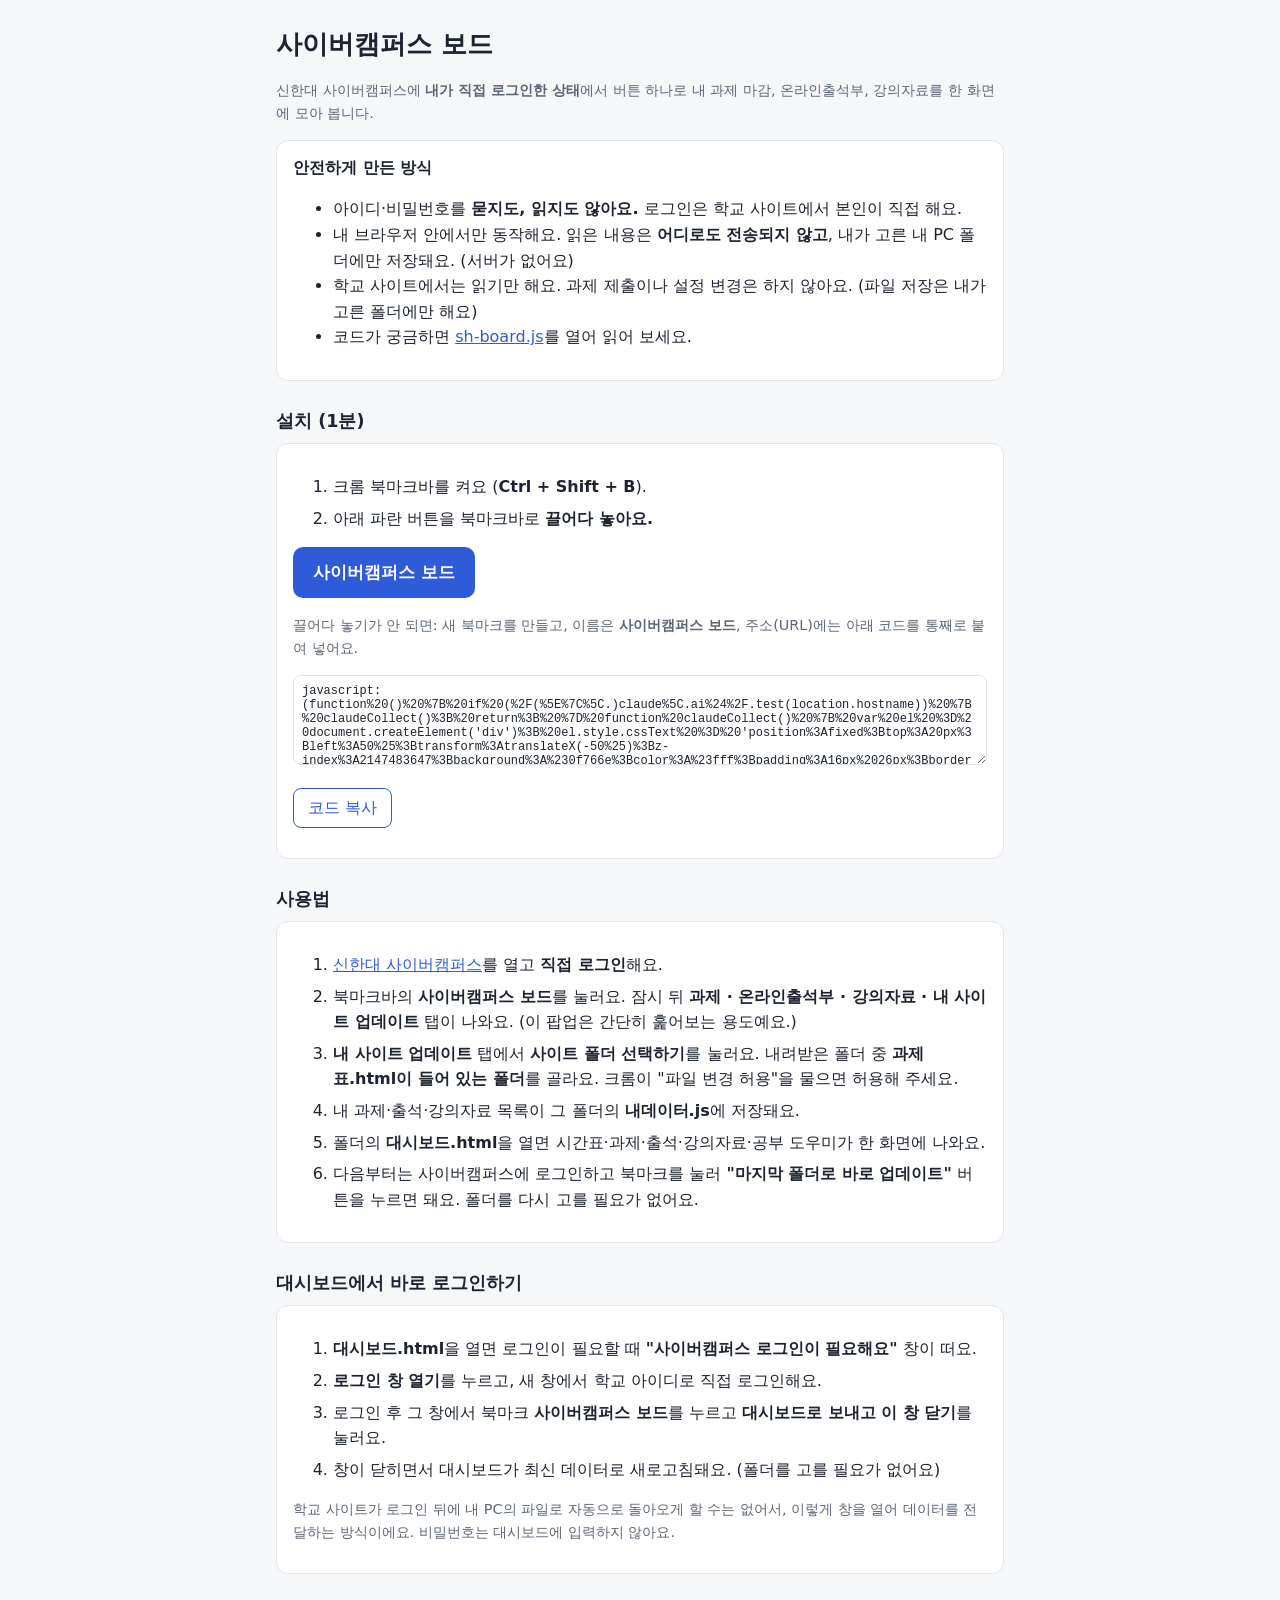
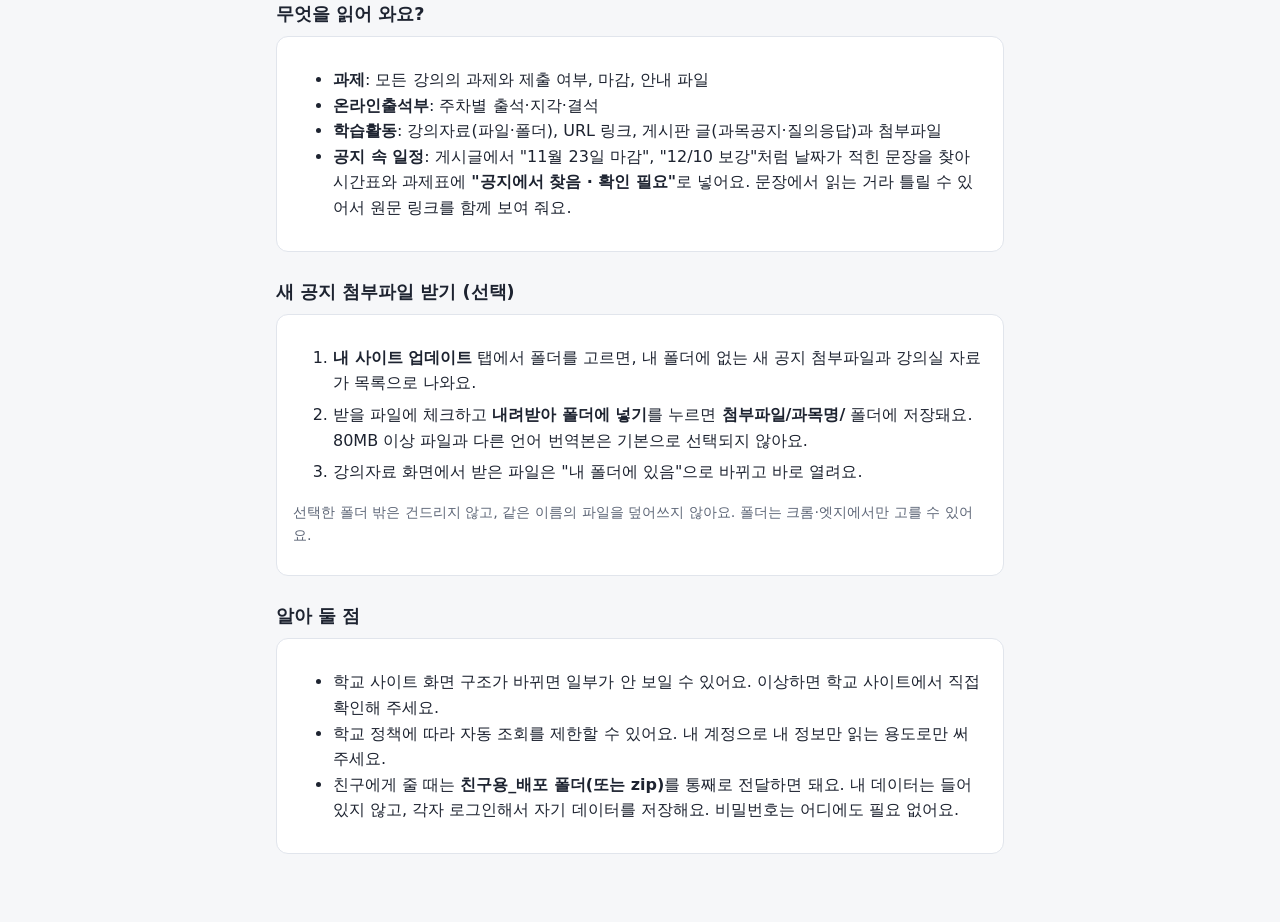
<file: 북마클릿/설치.html>
<!doctype html>
<html lang="ko"><head><meta charset="utf-8"><meta name="viewport" content="width=device-width, initial-scale=1">
<title>사이버캠퍼스 보드 설치</title>
<style>
:root{--bg:#f6f7f9;--card:#fff;--text:#1d2330;--muted:#5d6677;--line:#e1e5ec;--accent:#2f5bd8}
@media (prefers-color-scheme:dark){:root{--bg:#12151b;--card:#1b2029;--text:#e8ebf1;--muted:#9aa4b5;--line:#2b3240;--accent:#8fb0ff}}
*{box-sizing:border-box}body{margin:0;background:var(--bg);color:var(--text);font-family:"Pretendard","Malgun Gothic",system-ui,sans-serif;line-height:1.6}
.wrap{max-width:760px;margin:0 auto;padding:24px 16px 56px}h1{font-size:1.6rem;margin:0 0 6px}h2{font-size:1.1rem;margin:26px 0 8px}
.card{background:var(--card);border:1px solid var(--line);border-radius:12px;padding:14px 16px;margin-bottom:12px}
.bm{display:inline-block;padding:12px 20px;border-radius:10px;background:var(--accent);color:#fff;font-weight:700;text-decoration:none;font-size:1.05rem;cursor:grab}
ol li{margin-bottom:6px}.m{color:var(--muted);font-size:.9rem}
textarea{width:100%;height:90px;font-family:monospace;font-size:.75rem;border:1px solid var(--line);border-radius:8px;padding:8px;background:var(--card);color:var(--text)}
button{font:inherit;border:1px solid var(--accent);background:transparent;color:var(--accent);border-radius:8px;padding:6px 14px;cursor:pointer}
a{color:var(--accent)}
</style></head><body><div class="wrap">
<h1>사이버캠퍼스 보드</h1>
<p class="m">신한대 사이버캠퍼스에 <b>내가 직접 로그인한 상태</b>에서 버튼 하나로 내 과제 마감, 온라인출석부, 강의자료를 한 화면에 모아 봅니다.</p>

<div class="card"><b>안전하게 만든 방식</b>
<ul>
<li>아이디·비밀번호를 <b>묻지도, 읽지도 않아요.</b> 로그인은 학교 사이트에서 본인이 직접 해요.</li>
<li>내 브라우저 안에서만 동작해요. 읽은 내용은 <b>어디로도 전송되지 않고</b>, 내가 고른 내 PC 폴더에만 저장돼요. (서버가 없어요)</li>
<li>학교 사이트에서는 읽기만 해요. 과제 제출이나 설정 변경은 하지 않아요. (파일 저장은 내가 고른 폴더에만 해요)</li>
<li>코드가 궁금하면 <a href="sh-board.js">sh-board.js</a>를 열어 읽어 보세요.</li>
</ul></div>

<h2>설치 (1분)</h2>
<div class="card">
<ol>
<li>크롬 북마크바를 켜요 (<b>Ctrl + Shift + B</b>).</li>
<li>아래 파란 버튼을 북마크바로 <b>끌어다 놓아요.</b></li>
</ol>
<p><a class="bm" href="javascript:(function%20()%20%7B%20if%20(%2F(%5E%7C%5C.)claude%5C.ai%24%2F.test(location.hostname))%20%7B%20claudeCollect()%3B%20return%3B%20%7D%20function%20claudeCollect()%20%7B%20var%20el%20%3D%20document.createElement(&#x27;div&#x27;)%3B%20el.style.cssText%20%3D%20&#x27;position%3Afixed%3Btop%3A20px%3Bleft%3A50%25%3Btransform%3AtranslateX(-50%25)%3Bz-index%3A2147483647%3Bbackground%3A%230f766e%3Bcolor%3A%23fff%3Bpadding%3A16px%2026px%3Bborder-radius%3A14px%3Bfont%3A700%2020px%2F1.4%20%22Malgun%20Gothic%22%2Csystem-ui%2Csans-serif%3Bbox-shadow%3A0%2010px%2030px%20rgba(0%2C0%2C0%2C.35)%3Bmax-width%3A90vw%3Btext-align%3Acenter&#x27;%3B%20document.body.appendChild(el)%3B%20function%20say(m)%20%7B%20el.textContent%20%3D%20m%3B%20%7D%20var%20known%20%3D%20%7B%7D%3B%20window.addEventListener(&#x27;message&#x27;%2C%20function%20(e)%20%7B%20var%20m%20%3D%20e.data%3B%20if%20(m%20%26%26%20m.type%20%3D%3D%3D%20&#x27;sh-known&#x27;%20%26%26%20Array.isArray(m.claudeKeys))%20%7B%20m.claudeKeys.forEach(function%20(k)%20%7B%20known%5Bk%5D%20%3D%201%3B%20%7D)%3B%20%7D%20%7D)%3B%20(async%20function%20()%20%7B%20try%20%7B%20say(&#x27;Claude%20%EB%8C%80%ED%99%94%EB%A5%BC%20%ED%99%95%EC%9D%B8%ED%95%98%EB%8A%94%20%EC%A4%91%EC%9D%B4%EC%97%90%EC%9A%94%E2%80%A6&#x27;)%3B%20await%20new%20Promise(function%20(r)%20%7B%20setTimeout(r%2C%201000)%3B%20%7D)%3B%20var%20orgs%20%3D%20await%20(await%20fetch(&#x27;%2Fapi%2Forganizations&#x27;%2C%20%7B%20credentials%3A%20&#x27;include&#x27;%20%7D)).json()%3B%20var%20org%20%3D%20orgs%5B0%5D.uuid%3B%20var%20list%20%3D%20await%20(await%20fetch(&#x27;%2Fapi%2Forganizations%2F&#x27;%20%2B%20org%20%2B%20&#x27;%2Fchat_conversations&#x27;%2C%20%7B%20credentials%3A%20&#x27;include&#x27;%20%7D)).json()%3B%20list%20%3D%20list.sort(function%20(a%2C%20b)%20%7B%20return%20String(b.updated_at).localeCompare(String(a.updated_at))%3B%20%7D).slice(0%2C%2080)%3B%20var%20items%20%3D%20%5B%5D%2C%20i%20%3D%200%2C%20done%20%3D%200%2C%20t0%20%3D%20Date.now()%3B%20var%20todo%20%3D%20list.filter(function%20(c)%20%7B%20return%20!known%5B&#x27;cl%3A&#x27;%20%2B%20c.uuid%20%2B%20&#x27;%3A&#x27;%20%2B%20c.updated_at%5D%3B%20%7D)%3B%20async%20function%20w()%20%7B%20while%20(i%20%3C%20todo.length%20%26%26%20Date.now()%20-%20t0%20%3C%20120000)%20%7B%20var%20c%20%3D%20todo%5Bi%2B%2B%5D%3B%20try%20%7B%20var%20d%20%3D%20await%20(await%20fetch(&#x27;%2Fapi%2Forganizations%2F&#x27;%20%2B%20org%20%2B%20&#x27;%2Fchat_conversations%2F&#x27;%20%2B%20c.uuid%20%2B%20&#x27;%3Ftree%3DTrue%26rendering_mode%3Dmessages%26render_all_tools%3Dtrue&#x27;%2C%20%7B%20credentials%3A%20&#x27;include&#x27;%20%7D)).json()%3B%20var%20buf%20%3D%20%5B%5D%3B%20(d.chat_messages%20%7C%7C%20%5B%5D).forEach(function%20(m)%20%7B%20var%20tx%20%3D%20m.text%3B%20if%20(!tx%20%26%26%20Array.isArray(m.content))%20%7B%20tx%20%3D%20m.content.filter(function%20(x)%20%7B%20return%20x%20%26%26%20x.type%20%3D%3D%3D%20&#x27;text&#x27;%3B%20%7D).map(function%20(x)%20%7B%20return%20x.text%3B%20%7D).join(&#x27;%5Cn&#x27;)%3B%20%7D%20if%20(typeof%20tx%20%3D%3D%3D%20&#x27;string&#x27;%20%26%26%20tx.trim())%20%7B%20buf.push(tx)%3B%20%7D%20%7D)%3B%20items.push(%7B%20k%3A%20&#x27;cl%3A&#x27;%20%2B%20c.uuid%20%2B%20&#x27;%3A&#x27;%20%2B%20c.updated_at%2C%20n%3A%20c.name%20%7C%7C%20&#x27;Claude%20%EB%8C%80%ED%99%94&#x27;%2C%20t%3A%20buf.join(&#x27;%5Cn&#x27;).slice(0%2C%2040000)%20%7D)%3B%20%7D%20catch%20(e)%20%7B%20%7D%20done%2B%2B%3B%20say(&#x27;Claude%20%EB%8C%80%ED%99%94%EB%A5%BC%20%ED%95%99%EC%8A%B5%20%EC%9E%90%EB%A3%8C%EB%A1%9C%20%EC%9D%BD%EB%8A%94%20%EC%A4%91%EC%9D%B4%EC%97%90%EC%9A%94%E2%80%A6%20&#x27;%20%2B%20done%20%2B%20&#x27;%2F&#x27;%20%2B%20todo.length)%3B%20%7D%20%7D%20await%20Promise.all(%5Bw()%2C%20w()%2C%20w()%5D)%3B%20var%20op%20%3D%20window.opener%3B%20if%20(op%20%26%26%20!op.closed)%20%7B%20op.postMessage(%7B%20type%3A%20&#x27;sh-claude&#x27;%2C%20items%3A%20items%20%7D%2C%20&#x27;*&#x27;)%3B%20say(&#x27;%E2%9C%85%20%EC%83%88%20%EB%8C%80%ED%99%94%20&#x27;%20%2B%20items.length%20%2B%20&#x27;%EA%B0%9C%EB%A5%BC%20%EB%8C%80%EC%8B%9C%EB%B3%B4%EB%93%9C%EB%A1%9C%20%EB%B3%B4%EB%83%88%EC%96%B4%EC%9A%94.%20%EB%8F%8C%EC%95%84%EA%B0%88%EA%B2%8C%EC%9A%94%E2%80%A6&#x27;)%3B%20setTimeout(function%20()%20%7B%20window.close()%3B%20%7D%2C%201200)%3B%20%7D%20else%20%7B%20var%20txt%20%3D%20&#x27;SHDATA%3A&#x27;%20%2B%20JSON.stringify(%7B%20claude%3A%20items%20%7D)%2C%20ok%20%3D%20false%3B%20try%20%7B%20await%20navigator.clipboard.writeText(txt)%3B%20ok%20%3D%20true%3B%20%7D%20catch%20(e)%20%7B%20%7D%20say(ok%20%3F%20&#x27;%F0%9F%93%8B%20%EB%B3%B5%EC%82%AC%ED%96%88%EC%96%B4%EC%9A%94.%20%EB%8C%80%EC%8B%9C%EB%B3%B4%EB%93%9C%20%ED%83%AD%EC%9C%BC%EB%A1%9C%20%EB%8F%8C%EC%95%84%EA%B0%80%EB%A9%B4%20%EC%9E%90%EB%8F%99%EC%9C%BC%EB%A1%9C%20%ED%95%99%EC%8A%B5%ED%95%B4%EC%9A%94.&#x27;%20%3A%20&#x27;%EB%8C%80%EC%8B%9C%EB%B3%B4%EB%93%9C%EC%97%90%EC%84%9C%20%22Claude%20%EB%8C%80%ED%99%94%20%ED%95%99%EC%8A%B5%22%EC%9C%BC%EB%A1%9C%20%EB%8B%A4%EC%8B%9C%20%EC%97%B4%EC%96%B4%20%EC%A3%BC%EC%84%B8%EC%9A%94.&#x27;)%3B%20%7D%20%7D%20catch%20(e)%20%7B%20say(&#x27;Claude%20%EB%8C%80%ED%99%94%EB%A5%BC%20%EC%9D%BD%EC%A7%80%20%EB%AA%BB%ED%96%88%EC%96%B4%EC%9A%94%3A%20&#x27;%20%2B%20e.message%20%2B%20&#x27;%20(claude.ai%EC%97%90%20%EB%A1%9C%EA%B7%B8%EC%9D%B8%ED%96%88%EB%8A%94%EC%A7%80%20%ED%99%95%EC%9D%B8%ED%95%B4%20%EC%A3%BC%EC%84%B8%EC%9A%94)&#x27;)%3B%20%7D%20%7D)()%3B%20%7D%20if%20(location.hostname%20!%3D%3D%20&#x27;cyber.shinhan.ac.kr&#x27;)%20%7B%20alert(&#x27;%EC%82%AC%EC%9D%B4%EB%B2%84%EC%BA%A0%ED%8D%BC%EC%8A%A4(cyber.shinhan.ac.kr)%EC%97%90%20%EC%A7%81%EC%A0%91%20%EB%A1%9C%EA%B7%B8%EC%9D%B8%ED%95%9C%20%ED%99%94%EB%A9%B4%EC%97%90%EC%84%9C%20%EB%88%8C%EB%9F%AC%20%EC%A3%BC%EC%84%B8%EC%9A%94.&#x27;)%3B%20return%3B%20%7D%20var%20ID%20%3D%20&#x27;sh-board-root&#x27;%3B%20var%20old%20%3D%20document.getElementById(ID)%3B%20if%20(old)%20%7B%20old.remove()%3B%20%7D%20var%20root%20%3D%20document.createElement(&#x27;div&#x27;)%3B%20root.id%20%3D%20ID%3B%20document.body.appendChild(root)%3B%20var%20AUTO%20%3D%20true%3B%20var%20tEl%20%3D%20null%3B%20function%20toast(msg)%20%7B%20if%20(!tEl)%20%7B%20tEl%20%3D%20document.createElement(&#x27;div&#x27;)%3B%20tEl.style.cssText%20%3D%20&#x27;position%3Afixed%3Btop%3A20px%3Bleft%3A50%25%3Btransform%3AtranslateX(-50%25)%3Bz-index%3A2147483647%3Bbackground%3A%230f766e%3Bcolor%3A%23fff%3Bpadding%3A16px%2026px%3Bborder-radius%3A14px%3Bfont%3A700%2020px%2F1.4%20%22Malgun%20Gothic%22%2Csystem-ui%2Csans-serif%3Bbox-shadow%3A0%2010px%2030px%20rgba(0%2C0%2C0%2C.35)%3Bmax-width%3A90vw%3Btext-align%3Acenter&#x27;%3B%20document.body.appendChild(tEl)%3B%20%7D%20tEl.textContent%20%3D%20msg%3B%20%7D%20if%20(AUTO)%20%7B%20root.style.display%20%3D%20&#x27;none&#x27;%3B%20%7D%20var%20CSS%20%3D%20&#x27;%23&#x27;%20%2B%20ID%20%2B%20&#x27;%7Bposition%3Afixed%3Binset%3A0%3Bz-index%3A2147483647%3Bbackground%3Argba(0%2C0%2C0%2C.55)%3Boverflow%3Aauto%3Bfont-family%3A%22Malgun%20Gothic%22%2Csystem-ui%2Csans-serif%3Bfont-size%3A15px%3Bline-height%3A1.5%3Bcolor%3A%231d2330%7D&#x27;%20%2B%20&#x27;%23&#x27;%20%2B%20ID%20%2B%20&#x27;%20*%7Bbox-sizing%3Aborder-box%7D&#x27;%20%2B%20&#x27;%23&#x27;%20%2B%20ID%20%2B%20&#x27;%20.p%7Bmax-width%3A960px%3Bmargin%3A24px%20auto%3Bbackground%3A%23f6f7f9%3Bborder-radius%3A14px%3Bpadding%3A18px%2018px%2028px%7D&#x27;%20%2B%20&#x27;%23&#x27;%20%2B%20ID%20%2B%20&#x27;%20h1%7Bfont-size%3A1.35rem%3Bmargin%3A0%7D%23&#x27;%20%2B%20ID%20%2B%20&#x27;%20h2%7Bfont-size%3A1.05rem%3Bmargin%3A20px%200%208px%7D&#x27;%20%2B%20&#x27;%23&#x27;%20%2B%20ID%20%2B%20&#x27;%20.top%7Bdisplay%3Aflex%3Bjustify-content%3Aspace-between%3Balign-items%3Acenter%3Bgap%3A10px%3Bflex-wrap%3Awrap%7D&#x27;%20%2B%20&#x27;%23&#x27;%20%2B%20ID%20%2B%20&#x27;%20.bar%7Bdisplay%3Aflex%3Bgap%3A8px%3Bflex-wrap%3Awrap%3Bmargin%3A12px%200%7D&#x27;%20%2B%20&#x27;%23&#x27;%20%2B%20ID%20%2B%20&#x27;%20button%2C%23&#x27;%20%2B%20ID%20%2B%20&#x27;%20select%7Bfont%3Ainherit%3Bborder%3A1px%20solid%20%23cfd5e0%3Bbackground%3A%23fff%3Bcolor%3A%231d2330%3Bborder-radius%3A999px%3Bpadding%3A6px%2014px%3Bcursor%3Apointer%7D&#x27;%20%2B%20&#x27;%23&#x27;%20%2B%20ID%20%2B%20&#x27;%20button.on%7Bbackground%3A%232f5bd8%3Bborder-color%3A%232f5bd8%3Bcolor%3A%23fff%7D&#x27;%20%2B%20&#x27;%23&#x27;%20%2B%20ID%20%2B%20&#x27;%20.card%7Bbackground%3A%23fff%3Bborder%3A1px%20solid%20%23e1e5ec%3Bborder-left%3A6px%20solid%20%231b6b3a%3Bborder-radius%3A12px%3Bpadding%3A10px%2014px%3Bmargin-bottom%3A8px%3Bdisplay%3Aflex%3Bjustify-content%3Aspace-between%3Bgap%3A10px%3Bflex-wrap%3Awrap%7D&#x27;%20%2B%20&#x27;%23&#x27;%20%2B%20ID%20%2B%20&#x27;%20.card.o%7Bborder-left-color%3A%238a1c1c%7D%23&#x27;%20%2B%20ID%20%2B%20&#x27;%20.card.r%7Bborder-left-color%3A%23b42318%7D%23&#x27;%20%2B%20ID%20%2B%20&#x27;%20.card.y%7Bborder-left-color%3A%23a64b00%7D&#x27;%20%2B%20&#x27;%23&#x27;%20%2B%20ID%20%2B%20&#x27;%20.t%7Bfont-weight%3A700%7D%23&#x27;%20%2B%20ID%20%2B%20&#x27;%20.m%7Bcolor%3A%235d6677%3Bfont-size%3A.85rem%7D&#x27;%20%2B%20&#x27;%23&#x27;%20%2B%20ID%20%2B%20&#x27;%20.b%7Bdisplay%3Ainline-block%3Bborder-radius%3A999px%3Bpadding%3A1px%2010px%3Bfont-size%3A.8rem%3Bfont-weight%3A700%3Bbackground%3A%23e6f4ea%3Bcolor%3A%231b6b3a%7D&#x27;%20%2B%20&#x27;%23&#x27;%20%2B%20ID%20%2B%20&#x27;%20.b.o%7Bbackground%3A%23fbe9e9%3Bcolor%3A%238a1c1c%7D%23&#x27;%20%2B%20ID%20%2B%20&#x27;%20.b.r%7Bbackground%3A%23fdecea%3Bcolor%3A%23b42318%7D%23&#x27;%20%2B%20ID%20%2B%20&#x27;%20.b.y%7Bbackground%3A%23fff1e0%3Bcolor%3A%23a64b00%7D&#x27;%20%2B%20&#x27;%23&#x27;%20%2B%20ID%20%2B%20&#x27;%20a.go%7Bdisplay%3Ainline-block%3Bmargin-top%3A6px%3Bpadding%3A5px%2012px%3Bborder-radius%3A8px%3Bbackground%3A%232f5bd8%3Bcolor%3A%23fff%3Btext-decoration%3Anone%3Bfont-size%3A.85rem%3Bfont-weight%3A700%7D&#x27;%20%2B%20&#x27;%23&#x27;%20%2B%20ID%20%2B%20&#x27;%20a.f%7Bcolor%3A%232f5bd8%3Bword-break%3Abreak-all%7D&#x27;%20%2B%20&#x27;%23&#x27;%20%2B%20ID%20%2B%20&#x27;%20.chips%7Bdisplay%3Aflex%3Bflex-wrap%3Awrap%3Bgap%3A6px%7D&#x27;%20%2B%20&#x27;%23&#x27;%20%2B%20ID%20%2B%20&#x27;%20.chip%7Bborder-radius%3A8px%3Bpadding%3A3px%209px%3Bfont-size%3A.85rem%3Bbackground%3A%23eef0f4%3Bcolor%3A%235d6677%7D&#x27;%20%2B%20&#x27;%23&#x27;%20%2B%20ID%20%2B%20&#x27;%20.chip.ok%7Bbackground%3A%23e6f4ea%3Bcolor%3A%231b6b3a%7D%23&#x27;%20%2B%20ID%20%2B%20&#x27;%20.chip.late%7Bbackground%3A%23fff1e0%3Bcolor%3A%23a64b00%7D%23&#x27;%20%2B%20ID%20%2B%20&#x27;%20.chip.no%7Bbackground%3A%23fdecea%3Bcolor%3A%23b42318%7D&#x27;%20%2B%20&#x27;%23&#x27;%20%2B%20ID%20%2B%20&#x27;%20details%7Bbackground%3A%23fff%3Bborder%3A1px%20solid%20%23e1e5ec%3Bborder-radius%3A12px%3Bpadding%3A8px%2014px%3Bmargin-bottom%3A8px%7D%23&#x27;%20%2B%20ID%20%2B%20&#x27;%20summary%7Bcursor%3Apointer%3Bfont-weight%3A700%7D&#x27;%20%2B%20&#x27;%23&#x27;%20%2B%20ID%20%2B%20&#x27;%20ul%7Bmargin%3A6px%200%204px%3Bpadding-left%3A20px%7D%23&#x27;%20%2B%20ID%20%2B%20&#x27;%20.note%7Bcolor%3A%235d6677%3Bfont-size%3A.8rem%3Bmargin-top%3A16px%7D&#x27;%20%2B%20&#x27;%40media%20(prefers-color-scheme%3Adark)%7B%23&#x27;%20%2B%20ID%20%2B%20&#x27;%20.p%7Bbackground%3A%2312151b%3Bcolor%3A%23e8ebf1%7D%23&#x27;%20%2B%20ID%20%2B%20&#x27;%20button%2C%23&#x27;%20%2B%20ID%20%2B%20&#x27;%20select%7Bbackground%3A%231b2029%3Bcolor%3A%23e8ebf1%3Bborder-color%3A%232b3240%7D%23&#x27;%20%2B%20ID%20%2B%20&#x27;%20button.on%7Bbackground%3A%238fb0ff%3Bcolor%3A%2312151b%7D%23&#x27;%20%2B%20ID%20%2B%20&#x27;%20.card%2C%23&#x27;%20%2B%20ID%20%2B%20&#x27;%20details%7Bbackground%3A%231b2029%3Bborder-color%3A%232b3240%7D%23&#x27;%20%2B%20ID%20%2B%20&#x27;%20.m%2C%23&#x27;%20%2B%20ID%20%2B%20&#x27;%20.note%7Bcolor%3A%239aa4b5%7D%23&#x27;%20%2B%20ID%20%2B%20&#x27;%20a.f%7Bcolor%3A%238fb0ff%7D%23&#x27;%20%2B%20ID%20%2B%20&#x27;%20.chip%7Bbackground%3A%232b3240%3Bcolor%3A%239aa4b5%7D%7D&#x27;%3B%20var%20st%20%3D%20document.createElement(&#x27;style&#x27;)%3B%20st.textContent%20%3D%20CSS%3B%20root.appendChild(st)%3B%20var%20panel%20%3D%20document.createElement(&#x27;div&#x27;)%3B%20panel.className%20%3D%20&#x27;p&#x27;%3B%20root.appendChild(panel)%3B%20function%20esc(s)%20%7B%20return%20String(s%20%3D%3D%20null%20%3F%20&#x27;&#x27;%20%3A%20s).replace(%2F%5B%26%3C%3E%22&#x27;%5D%2Fg%2C%20function%20(c)%20%7B%20return%20%7B%20&#x27;%26&#x27;%3A%20&#x27;%26amp%3B&#x27;%2C%20&#x27;%3C&#x27;%3A%20&#x27;%26lt%3B&#x27;%2C%20&#x27;%3E&#x27;%3A%20&#x27;%26gt%3B&#x27;%2C%20&#x27;%22&#x27;%3A%20&#x27;%26quot%3B&#x27;%2C%20%22&#x27;%22%3A%20&#x27;%26%2339%3B&#x27;%20%7D%5Bc%5D%3B%20%7D)%3B%20%7D%20function%20txt(el)%20%7B%20return%20el%20%3F%20(el.textContent%20%7C%7C%20&#x27;&#x27;).trim().replace(%2F%5Cs%2B%2Fg%2C%20&#x27;%20&#x27;)%20%3A%20&#x27;&#x27;%3B%20%7D%20function%20safe(h)%20%7B%20try%20%7B%20var%20u%20%3D%20new%20URL(h%2C%20location.origin)%3B%20return%20u.protocol%20%3D%3D%3D%20&#x27;https%3A&#x27;%20%26%26%20u.hostname%20%3D%3D%3D%20location.hostname%20%3F%20u.href%20%3A%20&#x27;%23&#x27;%3B%20%7D%20catch%20(e)%20%7B%20return%20&#x27;%23&#x27;%3B%20%7D%20%7D%20function%20head(sub)%20%7B%20return%20&#x27;%3Cdiv%20class%3D%22top%22%3E%3Ch1%3E%EC%82%AC%EC%9D%B4%EB%B2%84%EC%BA%A0%ED%8D%BC%EC%8A%A4%20%EB%B3%B4%EB%93%9C%3C%2Fh1%3E%3Cbutton%20id%3D%22sh-x%22%3E%EB%8B%AB%EA%B8%B0%3C%2Fbutton%3E%3C%2Fdiv%3E%3Cdiv%20class%3D%22m%22%3E&#x27;%20%2B%20esc(sub%20%7C%7C%20&#x27;&#x27;)%20%2B%20&#x27;%3C%2Fdiv%3E&#x27;%3B%20%7D%20function%20show(sub)%20%7B%20if%20(AUTO)%20%7B%20toast(sub)%3B%20return%3B%20%7D%20panel.innerHTML%20%3D%20head(sub)%3B%20var%20x%20%3D%20panel.querySelector(&#x27;%23sh-x&#x27;)%3B%20x.onclick%20%3D%20function%20()%20%7B%20root.remove()%3B%20%7D%3B%20%7D%20root.addEventListener(&#x27;click&#x27;%2C%20function%20(e)%20%7B%20if%20(e.target%20%3D%3D%3D%20root)%20%7B%20root.remove()%3B%20%7D%20%7D)%3B%20show(&#x27;%EB%B6%88%EB%9F%AC%EC%98%A4%EB%8A%94%20%EC%A4%91%EC%9D%B4%EC%97%90%EC%9A%94.%20%EC%9E%A0%EC%8B%9C%EB%A7%8C%20%EA%B8%B0%EB%8B%A4%EB%A0%A4%20%EC%A3%BC%EC%84%B8%EC%9A%94%E2%80%A6&#x27;)%3B%20async%20function%20get(u)%20%7B%20var%20r%20%3D%20await%20fetch(u%2C%20%7B%20credentials%3A%20&#x27;same-origin&#x27;%20%7D)%3B%20if%20(!r.ok)%20%7B%20throw%20new%20Error(&#x27;HTTP%20&#x27;%20%2B%20r.status)%3B%20%7D%20var%20t%20%3D%20await%20r.text()%3B%20return%20new%20DOMParser().parseFromString(t%2C%20&#x27;text%2Fhtml&#x27;)%3B%20%7D%20var%20FILE%20%3D%20%2F%5C.(pdf%7Czip%7Cpptx%3F%7Cdocx%3F%7Cxlsx%3F%7Chwp%7Chwpx%7Cipynb%7Chtml%3F%7Cjar%7Cjsp%7Cjava%7Cpy%7Ctxt%7Ccsv%7Cpng%7Cjpe%3Fg)%24%2Fi%3B%20var%20PROOF%20%3D%20%2F%EA%B2%B0%EC%84%9D%5Cs*%EC%A6%9D%EB%B9%99%7C%EC%B6%9C%EC%84%9D%5Cs*%EC%A6%9D%EB%B9%99%7CAbsent%20Proof%7C%EC%9C%A0%EA%B3%A0%EA%B2%B0%EC%84%9D%7C%EC%B6%9C%EC%84%9D%EC%A6%9D%EB%B9%99%2Fi%3B%20function%20level(due)%20%7B%20var%20now%20%3D%20new%20Date()%3B%20var%20d%20%3D%20Math.round((new%20Date(due.getFullYear()%2C%20due.getMonth()%2C%20due.getDate())%20-%20new%20Date(now.getFullYear()%2C%20now.getMonth()%2C%20now.getDate()))%20%2F%2086400000)%3B%20if%20(due%20%3C%20now)%20%7B%20return%20%7B%20c%3A%20&#x27;o&#x27;%2C%20i%3A%20&#x27;%E2%9B%94&#x27;%2C%20t%3A%20d%20%3D%3D%3D%200%20%3F%20&#x27;%EC%98%A4%EB%8A%98%20%EC%A7%80%EB%82%A8&#x27;%20%3A%20Math.abs(d)%20%2B%20&#x27;%EC%9D%BC%20%EC%A7%80%EB%82%A8&#x27;%20%7D%3B%20%7D%20if%20(d%20%3C%3D%204)%20%7B%20return%20%7B%20c%3A%20&#x27;r&#x27;%2C%20i%3A%20&#x27;%F0%9F%94%B4&#x27;%2C%20t%3A%20d%20%3D%3D%3D%200%20%3F%20&#x27;D-day&#x27;%20%3A%20&#x27;D-&#x27;%20%2B%20d%20%7D%3B%20%7D%20if%20(d%20%3C%3D%207)%20%7B%20return%20%7B%20c%3A%20&#x27;y&#x27;%2C%20i%3A%20&#x27;%F0%9F%9F%A0&#x27;%2C%20t%3A%20&#x27;D-&#x27;%20%2B%20d%20%7D%3B%20%7D%20return%20%7B%20c%3A%20&#x27;&#x27;%2C%20i%3A%20&#x27;%F0%9F%9F%A2&#x27;%2C%20t%3A%20&#x27;D-&#x27;%20%2B%20d%20%7D%3B%20%7D%20function%20fmt(d)%20%7B%20var%20p%20%3D%20function%20(n)%20%7B%20return%20String(n).padStart(2%2C%20&#x27;0&#x27;)%3B%20%7D%3B%20return%20d.getFullYear()%20%2B%20&#x27;-&#x27;%20%2B%20p(d.getMonth()%20%2B%201)%20%2B%20&#x27;-&#x27;%20%2B%20p(d.getDate())%20%2B%20&#x27;%20&#x27;%20%2B%20p(d.getHours())%20%2B%20&#x27;%3A&#x27;%20%2B%20p(d.getMinutes())%3B%20%7D%20async%20function%20loadCourses()%20%7B%20var%20d%20%3D%20await%20get(&#x27;%2Flocal%2Fubion%2Fuser%2F&#x27;)%3B%20var%20seen%20%3D%20%7B%7D%2C%20out%20%3D%20%5B%5D%3B%20d.querySelectorAll(&#x27;a%5Bhref*%3D%22course%2Fview.php%22%5D&#x27;).forEach(function%20(a)%20%7B%20var%20m%20%3D%20(a.getAttribute(&#x27;href&#x27;)%20%7C%7C%20&#x27;&#x27;).match(%2F%5B%3F%26%5Did%3D(%5Cd%2B)%2F)%3B%20if%20(m%20%26%26%20!seen%5Bm%5B1%5D%5D)%20%7B%20seen%5Bm%5B1%5D%5D%20%3D%201%3B%20out.push(%7B%20id%3A%20m%5B1%5D%2C%20name%3A%20txt(a)%20%7D)%3B%20%7D%20%7D)%3B%20return%20out%3B%20%7D%20async%20function%20loadAssign(c)%20%7B%20var%20d%20%3D%20await%20get(&#x27;%2Fmod%2Fassign%2Findex.php%3Fid%3D&#x27;%20%2B%20c.id)%3B%20var%20list%20%3D%20%5B%5D%3B%20d.querySelectorAll(&#x27;table%20tr&#x27;).forEach(function%20(tr)%20%7B%20var%20a%20%3D%20tr.querySelector(&#x27;a%5Bhref*%3D%22assign%2Fview.php%22%5D&#x27;)%3B%20if%20(!a)%20%7B%20return%3B%20%7D%20var%20t%20%3D%20txt(tr)%3B%20var%20m%20%3D%20t.match(%2F%5Cd%7B4%7D-%5Cd%7B2%7D-%5Cd%7B2%7D%20%5Cd%7B2%7D%3A%5Cd%7B2%7D%2F)%3B%20if%20(!m)%20%7B%20return%3B%20%7D%20var%20due%20%3D%20new%20Date(m%5B0%5D.replace(&#x27;%20&#x27;%2C%20&#x27;T&#x27;))%3B%20var%20status%20%3D%20%2F%EC%A0%9C%EC%B6%9C%20%EC%99%84%EB%A3%8C%2F.test(t)%20%3F%20&#x27;done&#x27;%20%3A%20(%2F%EB%AF%B8%EC%A0%9C%EC%B6%9C%7C%EC%A0%9C%EC%B6%9C%20%EC%95%88%20%ED%95%A8%2F.test(t)%20%3F%20&#x27;todo&#x27;%20%3A%20&#x27;unknown&#x27;)%3B%20list.push(%7B%20course%3A%20c.name%2C%20title%3A%20txt(a)%2C%20due%3A%20due%2C%20status%3A%20status%2C%20href%3A%20safe(a.getAttribute(&#x27;href&#x27;))%2C%20proof%3A%20PROOF.test(txt(a))%2C%20files%3A%20%5B%5D%20%7D)%3B%20%7D)%3B%20await%20Promise.all(list.filter(function%20(x)%20%7B%20return%20x.status%20!%3D%3D%20&#x27;done&#x27;%3B%20%7D).map(async%20function%20(x)%20%7B%20try%20%7B%20var%20v%20%3D%20await%20get(x.href.replace(location.origin%2C%20&#x27;&#x27;))%3B%20v.querySelectorAll(&#x27;a&#x27;).forEach(function%20(a)%20%7B%20var%20n%20%3D%20txt(a)%3B%20if%20(FILE.test(n)%20%26%26%20%2Fpluginfile%7Cassign%2F.test(a.getAttribute(&#x27;href&#x27;)%20%7C%7C%20&#x27;&#x27;))%20%7B%20x.files.push(%7B%20n%3A%20n%2C%20h%3A%20safe(a.getAttribute(&#x27;href&#x27;))%20%7D)%3B%20%7D%20%7D)%3B%20%7D%20catch%20(e)%20%7B%20%7D%20%7D))%3B%20return%20list%3B%20%7D%20async%20function%20loadAttend(c)%20%7B%20var%20d%20%3D%20await%20get(&#x27;%2Freport%2Fubcompletion%2Fuser_progress_a.php%3Fid%3D&#x27;%20%2B%20c.id)%3B%20var%20weeks%20%3D%20%5B%5D%2C%20cur%20%3D%20null%3B%20var%20tb%20%3D%20%5B%5D.slice.call(d.querySelectorAll(&#x27;table&#x27;)).filter(function%20(t)%20%7B%20return%20%2F%EC%A3%BC%EC%B0%A8%20%EC%B6%9C%EC%84%9D%2F.test(t.textContent)%3B%20%7D)%5B0%5D%3B%20if%20(!tb)%20%7B%20return%20weeks%3B%20%7D%20tb.querySelectorAll(&#x27;tr&#x27;).forEach(function%20(tr)%20%7B%20var%20td%20%3D%20%5B%5D.slice.call(tr.children).filter(function%20(x)%20%7B%20return%20x.tagName%20%3D%3D%3D%20&#x27;TD&#x27;%3B%20%7D)%3B%20if%20(!td.length)%20%7B%20return%3B%20%7D%20var%20f%20%3D%20txt(td%5B0%5D)%3B%20if%20(%2F%5E%5Cd%2B%24%2F.test(f)%20%26%26%20td.length%20%3E%3D%205)%20%7B%20cur%20%3D%20%7B%20w%3A%20%2Bf%2C%20mark%3A%20txt(td%5Btd.length%20-%201%5D)%2C%20vids%3A%20%5B%5D%20%7D%3B%20weeks.push(cur)%3B%20if%20(txt(td%5B1%5D))%20%7B%20cur.vids.push(%7B%20n%3A%20txt(td%5B1%5D)%2C%20m%3A%20txt(td%5Btd.length%20-%202%5D)%20%7D)%3B%20%7D%20%7D%20else%20if%20(cur%20%26%26%20td.length%20%3E%3D%202)%20%7B%20cur.vids.push(%7B%20n%3A%20f%2C%20m%3A%20txt(td%5Btd.length%20-%201%5D)%20%7D)%3B%20%7D%20%7D)%3B%20return%20weeks%3B%20%7D%20async%20function%20loadMaterials(c)%20%7B%20var%20d%20%3D%20await%20get(&#x27;%2Fcourse%2Fresources.php%3Fid%3D&#x27;%20%2B%20c.id)%3B%20var%20groups%20%3D%20%5B%5D%2C%20idx%20%3D%20%7B%7D%2C%20seen%20%3D%20%7B%7D%2C%20wk%20%3D%20&#x27;&#x27;%3B%20d.querySelectorAll(&#x27;table%20tr&#x27;).forEach(function%20(tr)%20%7B%20var%20td%20%3D%20%5B%5D.slice.call(tr.children).filter(function%20(x)%20%7B%20return%20x.tagName%20%3D%3D%3D%20&#x27;TD&#x27;%3B%20%7D)%3B%20if%20(td.length%20%3C%202)%20%7B%20return%3B%20%7D%20var%20w%20%3D%20txt(td%5B0%5D)%3B%20if%20(w)%20%7B%20wk%20%3D%20w%3B%20%7D%20var%20a%20%3D%20tr.querySelector(&#x27;a%5Bhref*%3D%22%2Fmod%2Fubfile%2F%22%5D%2Ca%5Bhref*%3D%22%2Fmod%2Fresource%2F%22%5D%2Ca%5Bhref*%3D%22%2Fmod%2Ffolder%2F%22%5D%2Ca%5Bhref*%3D%22%2Fmod%2Furl%2F%22%5D%2Ca%5Bhref*%3D%22%2Fmod%2Fpage%2F%22%5D&#x27;)%3B%20if%20(!a)%20%7B%20return%3B%20%7D%20var%20h%20%3D%20safe(a.getAttribute(&#x27;href&#x27;))%3B%20var%20n%20%3D%20txt(a).replace(%2F%5E(%ED%8C%8C%EC%9D%BC%7C%ED%8F%B4%EB%8D%94%7CURL%EB%A7%81%ED%81%AC)%5Cs%2B%2F%2C%20&#x27;&#x27;).replace(%2F%5Cs%2B(%ED%8C%8C%EC%9D%BC%7C%ED%8F%B4%EB%8D%94%7CURL%EB%A7%81%ED%81%AC)%24%2F%2C%20&#x27;&#x27;)%3B%20if%20(seen%5Bh%5D%20%7C%7C%20%2F%5E%EC%98%A8%EB%9D%BC%EC%9D%B8%EC%B6%9C%EC%84%9D%EB%B6%80%2F.test(n))%20%7B%20return%3B%20%7D%20seen%5Bh%5D%20%3D%201%3B%20var%20kind%20%3D%20%2Ffolder%2F.test(h)%20%3F%20&#x27;%ED%8F%B4%EB%8D%94&#x27;%20%3A%20(%2F%5C%2Furl%5C%2F%2F.test(h)%20%3F%20&#x27;%EB%A7%81%ED%81%AC&#x27;%20%3A%20&#x27;%ED%8C%8C%EC%9D%BC&#x27;)%3B%20var%20key%20%3D%20wk%20%7C%7C%20&#x27;%EA%B3%B5%ED%86%B5&#x27;%3B%20if%20(idx%5Bkey%5D%20%3D%3D%3D%20undefined)%20%7B%20idx%5Bkey%5D%20%3D%20groups.length%3B%20groups.push(%7B%20k%3A%20key%2C%20items%3A%20%5B%5D%20%7D)%3B%20%7D%20groups%5Bidx%5Bkey%5D%5D.items.push(%7B%20n%3A%20n%2C%20h%3A%20h%2C%20kind%3A%20kind%20%7D)%3B%20%7D)%3B%20return%20groups%3B%20%7D%20function%20blockText(root)%20%7B%20var%20c%20%3D%20root.cloneNode(true)%3B%20%5B%5D.slice.call(c.querySelectorAll(&#x27;script%2Cstyle%2Cnav%2Cheader%2Cfooter&#x27;)).forEach(function%20(x)%20%7B%20x.remove()%3B%20%7D)%3B%20%5B%5D.slice.call(c.querySelectorAll(&#x27;br&#x27;)).forEach(function%20(b)%20%7B%20b.replaceWith(&#x27;%5Cn&#x27;)%3B%20%7D)%3B%20%5B%5D.slice.call(c.querySelectorAll(&#x27;p%2Cdiv%2Cli%2Ctr%2Ch1%2Ch2%2Ch3%2Ch4%2Ch5%2Ch6&#x27;)).forEach(function%20(b)%20%7B%20b.appendChild(document.createTextNode(&#x27;%5Cn&#x27;))%3B%20%7D)%3B%20return%20(c.textContent%20%7C%7C%20&#x27;&#x27;).replace(%2F%5B%20%5Ct%5Cu00a0%5D%2B%2Fg%2C%20&#x27;%20&#x27;).replace(%2F%5Cn%5Cs*%5Cn%2B%2Fg%2C%20&#x27;%5Cn&#x27;).trim()%3B%20%7D%20var%20KW%20%3D%20%5B%20%7B%20re%3A%20%2F%EC%8B%9C%ED%97%98%7C%EC%A4%91%EA%B0%84%EA%B3%A0%EC%82%AC%7C%EA%B8%B0%EB%A7%90%EA%B3%A0%EC%82%AC%7C%ED%80%B4%EC%A6%88%7C%ED%8F%89%EA%B0%80%2F%2C%20type%3A%20&#x27;exam&#x27;%2C%20label%3A%20&#x27;%EC%8B%9C%ED%97%98%C2%B7%ED%8F%89%EA%B0%80&#x27;%20%7D%2C%20%7B%20re%3A%20%2F%EB%A7%88%EA%B0%90%7C%EC%A0%9C%EC%B6%9C%7C%EA%B8%B0%ED%95%9C%7C%EA%B9%8C%EC%A7%80%7C%EC%97%85%EB%A1%9C%EB%93%9C%2F%2C%20type%3A%20&#x27;task&#x27;%2C%20label%3A%20&#x27;%EB%A7%88%EA%B0%90&#x27;%20%7D%2C%20%7B%20re%3A%20%2F%ED%9C%B4%EA%B0%95%7C%EB%B3%B4%EA%B0%95%7C%EC%88%98%EC%97%85%7C%EA%B0%95%EC%9D%98%7C%ED%8A%B9%EA%B0%95%7C%EC%8B%A4%EC%8A%B5%2F%2C%20type%3A%20&#x27;class&#x27;%2C%20label%3A%20&#x27;%EC%88%98%EC%97%85&#x27;%20%7D%2C%20%7B%20re%3A%20%2F%EB%B0%9C%ED%91%9C%7C%EC%84%A4%EB%AC%B8%7C%EB%A9%B4%EB%8B%B4%7C%ED%96%89%EC%82%AC%7C%EB%AA%A8%EC%A7%91%7C%EC%8B%A0%EC%B2%AD%7C%EC%A0%91%EC%88%98%2F%2C%20type%3A%20&#x27;etc&#x27;%2C%20label%3A%20&#x27;%EC%9D%BC%EC%A0%95&#x27;%20%7D%20%5D%3B%20function%20ymd(y%2C%20m%2C%20d)%20%7B%20return%20y%20%2B%20&#x27;-&#x27;%20%2B%20String(m).padStart(2%2C%20&#x27;0&#x27;)%20%2B%20&#x27;-&#x27;%20%2B%20String(d).padStart(2%2C%20&#x27;0&#x27;)%3B%20%7D%20function%20findTime(str)%20%7B%20var%20m%20%3D%20str.match(%2F(%EC%98%A4%EC%A0%84%7C%EC%98%A4%ED%9B%84%7C%EB%82%AE%7C%EB%B0%A4%7C%EC%A0%80%EB%85%81%7C%EC%83%88%EB%B2%BD)%3F%5Cs*(%5Cd%7B1%2C2%7D)%5Cs*%EC%8B%9C%5Cs*(%3F%3A(%5Cd%7B1%2C2%7D)%5Cs*%EB%B6%84)%3F%2F)%3B%20var%20h%2C%20mi%3B%20if%20(m)%20%7B%20h%20%3D%20%2Bm%5B2%5D%3B%20mi%20%3D%20m%5B3%5D%20%3F%20%2Bm%5B3%5D%20%3A%200%3B%20if%20((m%5B1%5D%20%3D%3D%3D%20&#x27;%EC%98%A4%ED%9B%84&#x27;%20%7C%7C%20m%5B1%5D%20%3D%3D%3D%20&#x27;%EB%B0%A4&#x27;%20%7C%7C%20m%5B1%5D%20%3D%3D%3D%20&#x27;%EC%A0%80%EB%85%81&#x27;)%20%26%26%20h%20%3C%2012)%20%7B%20h%20%2B%3D%2012%3B%20%7D%20else%20if%20(!m%5B1%5D%20%26%26%20h%20%3E%3D%201%20%26%26%20h%20%3C%3D%207)%20%7B%20h%20%2B%3D%2012%3B%20%7D%20%7D%20else%20%7B%20var%20m2%20%3D%20str.match(%2F(%5Cd%7B1%2C2%7D)%3A(%5Cd%7B2%7D)%2F)%3B%20if%20(!m2)%20%7B%20return%20&#x27;&#x27;%3B%20%7D%20h%20%3D%20%2Bm2%5B1%5D%3B%20mi%20%3D%20%2Bm2%5B2%5D%3B%20%7D%20if%20(h%20%3E%2024%20%7C%7C%20mi%20%3E%2059)%20%7B%20return%20&#x27;&#x27;%3B%20%7D%20return%20String(h%20%25%2024).padStart(2%2C%20&#x27;0&#x27;)%20%2B%20&#x27;%3A&#x27;%20%2B%20String(mi).padStart(2%2C%20&#x27;0&#x27;)%3B%20%7D%20function%20findKw(str)%20%7B%20for%20(var%20i%20%3D%200%3B%20i%20%3C%20KW.length%3B%20i%2B%2B)%20%7B%20if%20(KW%5Bi%5D.re.test(str))%20%7B%20return%20KW%5Bi%5D%3B%20%7D%20%7D%20return%20null%3B%20%7D%20function%20extractEvents(text%2C%20meta)%20%7B%20var%20out%20%3D%20%5B%5D%2C%20seen%20%3D%20%7B%7D%3B%20var%20base%20%3D%20meta.date%20%3F%20new%20Date(meta.date%20%2B%20&#x27;T00%3A00&#x27;)%20%3A%20new%20Date()%3B%20var%20today%20%3D%20new%20Date()%3B%20today.setHours(0%2C%200%2C%200%2C%200)%3B%20text.split(%2F%5Cn%7C(%3F%3C%3D%5B.!%3F%E3%80%82%5D)%5Cs%2B%2F).forEach(function%20(raw)%20%7B%20var%20sent%20%3D%20raw.trim()%3B%20if%20(sent.length%20%3C%206%20%7C%7C%20sent.length%20%3E%20400)%20%7B%20return%3B%20%7D%20var%20re%20%3D%20%2F(%5Cd%7B4%7D)%5Cs*%5B-.%2F%EB%85%84%5D%5Cs*(%5Cd%7B1%2C2%7D)%5Cs*%5B-.%2F%EC%9B%94%5D%5Cs*(%5Cd%7B1%2C2%7D)%7C(%5Cd%7B1%2C2%7D)%5Cs*%EC%9B%94%5Cs*(%5Cd%7B1%2C2%7D)%5Cs*%EC%9D%BC%7C(%3F%3A%5E%7C%5B%5E%5Cd.%2F%5D)(%5Cd%7B1%2C2%7D)%5Cs*%5C%2F%5Cs*(%5Cd%7B1%2C2%7D)(%3F!%5B%5Cd%3A%2F%5D)%2Fg%3B%20var%20ms%20%3D%20%5B%5D%2C%20mm%3B%20while%20((mm%20%3D%20re.exec(sent))%20!%3D%3D%20null)%20%7B%20ms.push(%7B%20idx%3A%20mm.index%2C%20end%3A%20mm.index%20%2B%20mm%5B0%5D.length%2C%20y%3A%20mm%5B1%5D%20%3F%20%2Bmm%5B1%5D%20%3A%20null%2C%20mo%3A%20%2B(mm%5B1%5D%20%3F%20mm%5B2%5D%20%3A%20(mm%5B4%5D%20%7C%7C%20mm%5B6%5D))%2C%20da%3A%20%2B(mm%5B1%5D%20%3F%20mm%5B3%5D%20%3A%20(mm%5B5%5D%20%7C%7C%20mm%5B7%5D))%20%7D)%3B%20%7D%20if%20(!ms.length)%20%7B%20return%3B%20%7D%20var%20sentKw%20%3D%20findKw(sent)%3B%20ms.forEach(function%20(it%2C%20k)%20%7B%20if%20(it.mo%20%3C%201%20%7C%7C%20it.mo%20%3E%2012%20%7C%7C%20it.da%20%3C%201%20%7C%7C%20it.da%20%3E%2031)%20%7B%20return%3B%20%7D%20var%20seg%20%3D%20sent.slice(it.end%2C%20k%20%2B%201%20%3C%20ms.length%20%3F%20ms%5Bk%20%2B%201%5D.idx%20%3A%20sent.length)%3B%20var%20kw%20%3D%20findKw(seg)%20%7C%7C%20sentKw%3B%20if%20(!kw)%20%7B%20return%3B%20%7D%20var%20y%20%3D%20it.y%3B%20if%20(y%20%3D%3D%3D%20null)%20%7B%20y%20%3D%20base.getFullYear()%3B%20if%20(new%20Date(y%2C%20it.mo%20-%201%2C%20it.da)%20%3C%20new%20Date(base.getTime()%20-%20180%20*%2086400000))%20%7B%20y%20%2B%3D%201%3B%20%7D%20%7D%20var%20d%20%3D%20new%20Date(y%2C%20it.mo%20-%201%2C%20it.da)%3B%20if%20(d.getMonth()%20!%3D%3D%20it.mo%20-%201%20%7C%7C%20d%20%3C%20new%20Date(today.getTime()%20-%2014%20*%2086400000))%20%7B%20return%3B%20%7D%20var%20time%20%3D%20findTime(seg)%20%7C%7C%20(k%20%3D%3D%3D%200%20%3F%20findTime(sent)%20%3A%20&#x27;&#x27;)%3B%20var%20key%20%3D%20ymd(y%2C%20it.mo%2C%20it.da)%20%2B%20&#x27;%7C&#x27;%20%2B%20kw.type%20%2B%20&#x27;%7C&#x27;%20%2B%20meta.title.slice(0%2C%2012)%3B%20if%20(seen%5Bkey%5D)%20%7B%20return%3B%20%7D%20seen%5Bkey%5D%20%3D%201%3B%20out.push(%7B%20d%3A%20ymd(y%2C%20it.mo%2C%20it.da)%2C%20t%3A%20time%2C%20type%3A%20kw.type%2C%20title%3A%20folderOf(meta.course)%20%2B%20&#x27;%20%C2%B7%20&#x27;%20%2B%20kw.label%2C%20course%3A%20meta.course%2C%20src%3A%20meta.title%2C%20h%3A%20meta.href%2C%20p%3A%20sent.slice(0%2C%20140)%2C%20chk%3A%20true%20%7D)%3B%20%7D)%3B%20%7D)%3B%20return%20out%3B%20%7D%20async%20function%20loadNotices(courses)%20%7B%20var%20arts%20%3D%20%5B%5D%2C%20seenA%20%3D%20%7B%7D%3B%20await%20Promise.all(courses.map(async%20function%20(c)%20%7B%20var%20boards%20%3D%20%5B%5D%2C%20seenB%20%3D%20%7B%7D%3B%20try%20%7B%20var%20idx%20%3D%20await%20get(&#x27;%2Fmod%2Fubboard%2Findex.php%3Fid%3D&#x27;%20%2B%20c.id)%3B%20idx.querySelectorAll(&#x27;table%20a%5Bhref*%3D%22ubboard%2Fview.php%22%5D&#x27;).forEach(function%20(a)%20%7B%20var%20h%20%3D%20safe(a.getAttribute(&#x27;href&#x27;))%3B%20if%20(seenB%5Bh%5D)%20%7B%20return%3B%20%7D%20seenB%5Bh%5D%20%3D%201%3B%20var%20cells%20%3D%20a.closest(&#x27;tr&#x27;)%20%3F%20%5B%5D.slice.call(a.closest(&#x27;tr&#x27;).children)%20%3A%20%5B%5D%3B%20if%20(cells%5B1%5D%20%26%26%20txt(cells%5B1%5D)%20%3D%3D%3D%20&#x27;0&#x27;)%20%7B%20return%3B%20%7D%20boards.push(%7B%20name%3A%20txt(a)%2C%20href%3A%20h%20%7D)%3B%20%7D)%3B%20%7D%20catch%20(e)%20%7B%20%7D%20for%20(var%20b%20%3D%200%3B%20b%20%3C%20boards.length%3B%20b%2B%2B)%20%7B%20var%20firstH%20%3D%20null%3B%20for%20(var%20p%20%3D%201%3B%20p%20%3C%3D%204%3B%20p%2B%2B)%20%7B%20try%20%7B%20var%20dd%20%3D%20await%20get(boards%5Bb%5D.href.replace(location.origin%2C%20&#x27;&#x27;)%20%2B%20(p%20%3E%201%20%3F%20&#x27;%26page%3D&#x27;%20%2B%20p%20%3A%20&#x27;&#x27;))%3B%20var%20links%20%3D%20%5B%5D.slice.call(dd.querySelectorAll(&#x27;a%5Bhref*%3D%22article.php%22%5D&#x27;))%3B%20if%20(!links.length%20%7C%7C%20(firstH%20%26%26%20links%5B0%5D.href%20%3D%3D%3D%20firstH))%20%7B%20break%3B%20%7D%20if%20(!firstH)%20%7B%20firstH%20%3D%20links%5B0%5D.href%3B%20%7D%20links.forEach(function%20(a)%20%7B%20var%20h%20%3D%20safe(a.getAttribute(&#x27;href&#x27;))%3B%20if%20(seenA%5Bh%5D)%20%7B%20return%3B%20%7D%20seenA%5Bh%5D%20%3D%201%3B%20var%20row%20%3D%20a.closest(&#x27;tr&#x27;)%2C%20cells%20%3D%20row%20%3F%20%5B%5D.slice.call(row.children)%20%3A%20%5B%5D%3B%20arts.push(%7B%20course%3A%20c.name%2C%20board%3A%20boards%5Bb%5D.name%2C%20title%3A%20txt(a)%2C%20href%3A%20h%2C%20date%3A%20(txt(row).match(%2F%5Cd%7B4%7D-%5Cd%7B2%7D-%5Cd%7B2%7D%2F)%20%7C%7C%20%5B&#x27;&#x27;%5D)%5B0%5D%2C%20author%3A%20cells%5B2%5D%20%3F%20txt(cells%5B2%5D)%20%3A%20&#x27;&#x27;%2C%20ln%3A%20%5B%5D%20%7D)%3B%20%7D)%3B%20%7D%20catch%20(e)%20%7B%20break%3B%20%7D%20%7D%20%7D%20%7D))%3B%20var%20out%20%3D%20%5B%5D%2C%20sched%20%3D%20%5B%5D%3B%20var%20i%20%3D%200%3B%20async%20function%20worker()%20%7B%20while%20(i%20%3C%20arts.length)%20%7B%20var%20a%20%3D%20arts%5Bi%2B%2B%5D%3B%20try%20%7B%20var%20v%20%3D%20await%20get(a.href.replace(location.origin%2C%20&#x27;&#x27;))%3B%20var%20body%20%3D%20v.querySelector(&#x27;.ubboard_view&#x27;)%20%7C%7C%20v.querySelector(&#x27;%23region-main&#x27;)%20%7C%7C%20v.querySelector(&#x27;%5Brole%3D%22main%22%5D&#x27;)%20%7C%7C%20v.body%3B%20body.querySelectorAll(&#x27;a&#x27;).forEach(function%20(x)%20%7B%20var%20n%20%3D%20txt(x)%2C%20hr%20%3D%20x.getAttribute(&#x27;href&#x27;)%20%7C%7C%20&#x27;&#x27;%3B%20if%20(FILE.test(n)%20%26%26%20%2Fpluginfile%7Cubboard%2F.test(hr))%20%7B%20out.push(%7B%20course%3A%20a.course%2C%20art%3A%20a.title%2C%20n%3A%20n%2C%20h%3A%20safe(hr)%20%7D)%3B%20%7D%20else%20if%20(%2F%5Ehttps%3F%3A%5C%2F%5C%2F%2Fi.test(hr)%20%26%26%20hr.indexOf(location.hostname)%20%3C%200%20%26%26%20a.ln.length%20%3C%206)%20%7B%20a.ln.push(%7B%20n%3A%20n%20%7C%7C%20hr.replace(%2F%5Ehttps%3F%3A%5C%2F%5C%2F%2F%2C%20&#x27;&#x27;).slice(0%2C%2040)%2C%20h%3A%20hr%20%7D)%3B%20%7D%20%7D)%3B%20var%20text%20%3D%20blockText(body)%3B%20a.text%20%3D%20text%3B%20extractEvents(a.title%20%2B%20&#x27;%5Cn&#x27;%20%2B%20text%2C%20%7B%20course%3A%20a.course%2C%20date%3A%20a.date%2C%20title%3A%20a.title%2C%20href%3A%20a.href%20%7D).forEach(function%20(e)%20%7B%20sched.push(e)%3B%20%7D)%3B%20%7D%20catch%20(e)%20%7B%20%7D%20%7D%20%7D%20await%20Promise.all(%5Bworker()%2C%20worker()%2C%20worker()%2C%20worker()%5D)%3B%20sched.sort(function%20(x%2C%20y)%20%7B%20return%20(x.d%20%2B%20(x.t%20%7C%7C%20&#x27;99&#x27;)).localeCompare(y.d%20%2B%20(y.t%20%7C%7C%20&#x27;99&#x27;))%3B%20%7D)%3B%20var%20uniq%20%3D%20%5B%5D%2C%20kk%20%3D%20%7B%7D%3B%20sched.forEach(function%20(e)%20%7B%20var%20k%20%3D%20e.d%20%2B%20&#x27;%7C&#x27;%20%2B%20e.type%20%2B%20&#x27;%7C&#x27;%20%2B%20e.course%3B%20if%20(kk%5Bk%5D%20%3D%3D%3D%20undefined)%20%7B%20kk%5Bk%5D%20%3D%20uniq.length%3B%20uniq.push(e)%3B%20%7D%20else%20if%20(!uniq%5Bkk%5Bk%5D%5D.t%20%26%26%20e.t)%20%7B%20uniq%5Bkk%5Bk%5D%5D%20%3D%20e%3B%20%7D%20%7D)%3B%20return%20%7B%20out%3A%20out%2C%20arts%3A%20arts%2C%20sched%3A%20uniq%20%7D%3B%20%7D%20var%20S%20%3D%20%7B%20courses%3A%20%5B%5D%2C%20assign%3A%20%5B%5D%2C%20attend%3A%20%7B%7D%2C%20mat%3A%20%7B%7D%2C%20notes%3A%20%5B%5D%2C%20tab%3A%20&#x27;a&#x27;%2C%20course%3A%20&#x27;&#x27;%2C%20showDone%3A%20false%2C%20showProof%3A%20false%2C%20sync%3A%20%7B%20state%3A%20&#x27;idle&#x27;%20%7D%2C%20arts%3A%20%5B%5D%2C%20sched%3A%20%5B%5D%2C%20savedName%3A%20&#x27;&#x27;%2C%20opener%3A%20AUTO%2C%20auto%3A%20AUTO%2C%20sendMsg%3A%20&#x27;&#x27;%2C%20root%3A%20null%2C%20att%3A%20null%2C%20notesP%3A%20null%2C%20skipLang%3A%20true%20%7D%3B%20function%20render()%20%7B%20var%20html%20%3D%20head(&#x27;%EB%82%B4%20%EB%A1%9C%EA%B7%B8%EC%9D%B8%EC%9C%BC%EB%A1%9C%20%EC%9D%BD%EC%9D%80%20%EB%82%B4%EC%9A%A9%EC%9D%B4%EC%97%90%EC%9A%94%20%C2%B7%20%EA%B8%B0%EC%A4%80%20&#x27;%20%2B%20fmt(new%20Date()))%3B%20html%20%2B%3D%20openerCard()%3B%20html%20%2B%3D%20&#x27;%3Cdiv%20class%3D%22bar%22%3E%3Cbutton%20data-t%3D%22a%22%20class%3D%22&#x27;%20%2B%20(S.tab%20%3D%3D%3D%20&#x27;a&#x27;%20%3F%20&#x27;on&#x27;%20%3A%20&#x27;&#x27;)%20%2B%20&#x27;%22%3E%EA%B3%BC%EC%A0%9C%3C%2Fbutton%3E%3Cbutton%20data-t%3D%22b%22%20class%3D%22&#x27;%20%2B%20(S.tab%20%3D%3D%3D%20&#x27;b&#x27;%20%3F%20&#x27;on&#x27;%20%3A%20&#x27;&#x27;)%20%2B%20&#x27;%22%3E%EC%98%A8%EB%9D%BC%EC%9D%B8%EC%B6%9C%EC%84%9D%EB%B6%80%3C%2Fbutton%3E%3Cbutton%20data-t%3D%22c%22%20class%3D%22&#x27;%20%2B%20(S.tab%20%3D%3D%3D%20&#x27;c&#x27;%20%3F%20&#x27;on&#x27;%20%3A%20&#x27;&#x27;)%20%2B%20&#x27;%22%3E%EA%B0%95%EC%9D%98%EC%9E%90%EB%A3%8C%3C%2Fbutton%3E%3Cbutton%20data-t%3D%22d%22%20class%3D%22&#x27;%20%2B%20(S.tab%20%3D%3D%3D%20&#x27;d&#x27;%20%3F%20&#x27;on&#x27;%20%3A%20&#x27;&#x27;)%20%2B%20&#x27;%22%3E%EB%82%B4%20%EC%82%AC%EC%9D%B4%ED%8A%B8%20%EC%97%85%EB%8D%B0%EC%9D%B4%ED%8A%B8%3C%2Fbutton%3E&#x27;%3B%20html%20%2B%3D%20&#x27;%3Cselect%20id%3D%22sh-c%22%3E%3Coption%20value%3D%22%22%3E%EC%A0%84%EC%B2%B4%20%EA%B0%95%EC%9D%98%3C%2Foption%3E&#x27;%20%2B%20S.courses.map(function%20(c)%20%7B%20return%20&#x27;%3Coption%20value%3D%22&#x27;%20%2B%20esc(c.id)%20%2B%20&#x27;%22&#x27;%20%2B%20(S.course%20%3D%3D%3D%20c.id%20%3F%20&#x27;%20selected&#x27;%20%3A%20&#x27;&#x27;)%20%2B%20&#x27;%3E&#x27;%20%2B%20esc(c.name)%20%2B%20&#x27;%3C%2Foption%3E&#x27;%3B%20%7D).join(&#x27;&#x27;)%20%2B%20&#x27;%3C%2Fselect%3E%3C%2Fdiv%3E&#x27;%3B%20var%20cs%20%3D%20S.courses.filter(function%20(c)%20%7B%20return%20!S.course%20%7C%7C%20c.id%20%3D%3D%3D%20S.course%3B%20%7D)%3B%20if%20(S.tab%20%3D%3D%3D%20&#x27;a&#x27;)%20%7B%20html%20%2B%3D%20renderA(cs)%3B%20%7D%20if%20(S.tab%20%3D%3D%3D%20&#x27;b&#x27;)%20%7B%20html%20%2B%3D%20renderB(cs)%3B%20%7D%20if%20(S.tab%20%3D%3D%3D%20&#x27;c&#x27;)%20%7B%20html%20%2B%3D%20renderC(cs)%3B%20%7D%20if%20(S.tab%20%3D%3D%3D%20&#x27;d&#x27;)%20%7B%20html%20%2B%3D%20renderD()%3B%20%7D%20html%20%2B%3D%20&#x27;%3Cdiv%20class%3D%22note%22%3E%EC%9D%B4%20%ED%99%94%EB%A9%B4%EC%9D%80%20%EB%82%B4%20%EB%B8%8C%EB%9D%BC%EC%9A%B0%EC%A0%80%20%EC%95%88%EC%97%90%EC%84%9C%EB%A7%8C%20%EB%A7%8C%EB%93%A4%EC%96%B4%EC%A7%80%EA%B3%A0%2C%20%EC%96%B4%EB%94%94%EC%97%90%EB%8F%84%20%EC%A0%84%EC%86%A1%EB%90%98%EC%A7%80%20%EC%95%8A%EC%95%84%EC%9A%94.%20%EC%A0%9C%EC%B6%9C%C2%B7%EC%88%98%EC%A0%95%EC%9D%80%20%ED%95%98%EC%A7%80%20%EC%95%8A%EA%B3%A0%20%EC%9D%BD%EA%B8%B0%EB%A7%8C%20%ED%95%98%EB%A9%B0%2C%20%EC%83%88%20%EC%9E%90%EB%A3%8C%20%EB%B0%9B%EA%B8%B0%EB%8A%94%20%EB%82%B4%EA%B0%80%20%EA%B3%A0%EB%A5%B8%20%ED%8F%B4%EB%8D%94%EC%97%90%EB%A7%8C%20%ED%8C%8C%EC%9D%BC%EC%9D%84%20%EC%A0%80%EC%9E%A5%ED%95%B4%EC%9A%94.%20%ED%91%9C%EC%8B%9C%EA%B0%80%20%EC%9D%B4%EC%83%81%ED%95%98%EB%A9%B4%20%ED%95%99%EA%B5%90%20%EC%82%AC%EC%9D%B4%ED%8A%B8%EC%97%90%EC%84%9C%20%EC%A7%81%EC%A0%91%20%ED%99%95%EC%9D%B8%ED%95%B4%20%EC%A3%BC%EC%84%B8%EC%9A%94.%3C%2Fdiv%3E&#x27;%3B%20panel.innerHTML%20%3D%20html%3B%20panel.querySelector(&#x27;%23sh-x&#x27;).onclick%20%3D%20function%20()%20%7B%20root.remove()%3B%20%7D%3B%20panel.querySelectorAll(&#x27;%5Bdata-t%5D&#x27;).forEach(function%20(b)%20%7B%20b.onclick%20%3D%20function%20()%20%7B%20S.tab%20%3D%20b.getAttribute(&#x27;data-t&#x27;)%3B%20render()%3B%20%7D%3B%20%7D)%3B%20panel.querySelector(&#x27;%23sh-c&#x27;).onchange%20%3D%20function%20(e)%20%7B%20S.course%20%3D%20e.target.value%3B%20render()%3B%20%7D%3B%20var%20d1%20%3D%20panel.querySelector(&#x27;%23sh-done&#x27;)%3B%20if%20(d1)%20%7B%20d1.onclick%20%3D%20function%20()%20%7B%20S.showDone%20%3D%20!S.showDone%3B%20render()%3B%20%7D%3B%20%7D%20var%20d2%20%3D%20panel.querySelector(&#x27;%23sh-proof&#x27;)%3B%20if%20(d2)%20%7B%20d2.onclick%20%3D%20function%20()%20%7B%20S.showProof%20%3D%20!S.showProof%3B%20render()%3B%20%7D%3B%20%7D%20bindSync()%3B%20var%20sd%20%3D%20panel.querySelector(&#x27;%23sh-send&#x27;)%3B%20if%20(sd)%20%7B%20sd.onclick%20%3D%20sendToOpener%3B%20%7D%20%7D%20function%20card(x)%20%7B%20var%20L%20%3D%20level(x.due)%3B%20var%20h%20%3D%20&#x27;%3Cdiv%20class%3D%22card%20&#x27;%20%2B%20L.c%20%2B%20&#x27;%22%3E%3Cdiv%3E%3Cdiv%20class%3D%22t%22%3E&#x27;%20%2B%20esc(x.title)%20%2B%20&#x27;%3C%2Fdiv%3E%3Cdiv%20class%3D%22m%22%3E&#x27;%20%2B%20esc(x.course)%20%2B%20&#x27;%20%C2%B7%20%EB%A7%88%EA%B0%90%20&#x27;%20%2B%20fmt(x.due)%20%2B%20&#x27;%3C%2Fdiv%3E&#x27;%3B%20x.files.forEach(function%20(f)%20%7B%20h%20%2B%3D%20&#x27;%3Cdiv%20class%3D%22m%22%3E%EC%95%88%EB%82%B4%20%ED%8C%8C%EC%9D%BC%3A%20%3Ca%20class%3D%22f%22%20target%3D%22_blank%22%20rel%3D%22noopener%20noreferrer%22%20href%3D%22&#x27;%20%2B%20esc(f.h)%20%2B%20&#x27;%22%3E&#x27;%20%2B%20esc(f.n)%20%2B%20&#x27;%3C%2Fa%3E%3C%2Fdiv%3E&#x27;%3B%20%7D)%3B%20h%20%2B%3D%20&#x27;%3C%2Fdiv%3E%3Cdiv%20style%3D%22text-align%3Aright%22%3E%3Cspan%20class%3D%22b%20&#x27;%20%2B%20L.c%20%2B%20&#x27;%22%3E&#x27;%20%2B%20L.i%20%2B%20&#x27;%20&#x27;%20%2B%20L.t%20%2B%20&#x27;%3C%2Fspan%3E%3Cbr%3E&#x27;%3B%20if%20(x.status%20!%3D%3D%20&#x27;done&#x27;)%20%7B%20h%20%2B%3D%20&#x27;%3Ca%20class%3D%22go%22%20target%3D%22_blank%22%20rel%3D%22noopener%20noreferrer%22%20href%3D%22&#x27;%20%2B%20esc(x.href)%20%2B%20&#x27;%22%3E%EA%B3%BC%EC%A0%9C%ED%95%98%EA%B8%B0%3C%2Fa%3E&#x27;%3B%20%7D%20return%20h%20%2B%20&#x27;%3C%2Fdiv%3E%3C%2Fdiv%3E&#x27;%3B%20%7D%20function%20renderA(cs)%20%7B%20var%20ids%20%3D%20cs.map(function%20(c)%20%7B%20return%20c.name%3B%20%7D)%3B%20var%20all%20%3D%20S.assign.filter(function%20(x)%20%7B%20return%20ids.indexOf(x.course)%20%3E%3D%200%20%26%26%20(S.showProof%20%7C%7C%20!x.proof)%3B%20%7D)%3B%20var%20todo%20%3D%20all.filter(function%20(x)%20%7B%20return%20x.status%20!%3D%3D%20&#x27;done&#x27;%3B%20%7D).sort(function%20(a%2C%20b)%20%7B%20return%20a.due%20-%20b.due%3B%20%7D)%3B%20var%20done%20%3D%20all.filter(function%20(x)%20%7B%20return%20x.status%20%3D%3D%3D%20&#x27;done&#x27;%3B%20%7D).sort(function%20(a%2C%20b)%20%7B%20return%20a.due%20-%20b.due%3B%20%7D)%3B%20var%20h%20%3D%20&#x27;%3Ch2%3E%EB%AF%B8%EC%A0%9C%EC%B6%9C%20(&#x27;%20%2B%20todo.length%20%2B%20&#x27;%EA%B0%9C%20%C2%B7%20%EB%A7%88%EA%B0%90%20%EC%9E%84%EB%B0%95%EC%88%9C)%3C%2Fh2%3E&#x27;%3B%20h%20%2B%3D%20todo.length%20%3F%20todo.map(card).join(&#x27;&#x27;)%20%3A%20&#x27;%3Cdiv%20class%3D%22m%22%3E%EB%AF%B8%EC%A0%9C%EC%B6%9C%20%EA%B3%BC%EC%A0%9C%EA%B0%80%20%EC%97%86%EC%96%B4%EC%9A%94.%3C%2Fdiv%3E&#x27;%3B%20h%20%2B%3D%20&#x27;%3Cdiv%20class%3D%22bar%22%3E%3Cbutton%20id%3D%22sh-done%22%3E&#x27;%20%2B%20(S.showDone%20%3F%20&#x27;%EC%A0%9C%EC%B6%9C%20%EC%99%84%EB%A3%8C%20%EC%88%A8%EA%B8%B0%EA%B8%B0&#x27;%20%3A%20&#x27;%EC%A0%9C%EC%B6%9C%20%EC%99%84%EB%A3%8C%20%EB%B3%B4%EA%B8%B0%20(&#x27;%20%2B%20done.length%20%2B%20&#x27;)&#x27;)%20%2B%20&#x27;%3C%2Fbutton%3E%3Cbutton%20id%3D%22sh-proof%22%3E&#x27;%20%2B%20(S.showProof%20%3F%20&#x27;%EA%B2%B0%EC%84%9D%C2%B7%EC%B6%9C%EC%84%9D%20%EC%A6%9D%EB%B9%99%20%EC%88%A8%EA%B8%B0%EA%B8%B0&#x27;%20%3A%20&#x27;%EA%B2%B0%EC%84%9D%C2%B7%EC%B6%9C%EC%84%9D%20%EC%A6%9D%EB%B9%99%20%EB%B3%B4%EA%B8%B0&#x27;)%20%2B%20&#x27;%3C%2Fbutton%3E%3C%2Fdiv%3E&#x27;%3B%20if%20(S.showDone)%20%7B%20h%20%2B%3D%20done.map(card).join(&#x27;&#x27;)%3B%20%7D%20return%20h%3B%20%7D%20function%20renderB(cs)%20%7B%20var%20h%20%3D%20&#x27;&#x27;%3B%20cs.forEach(function%20(c)%20%7B%20var%20w%20%3D%20S.attend%5Bc.id%5D%20%7C%7C%20%5B%5D%3B%20h%20%2B%3D%20&#x27;%3Ch2%3E&#x27;%20%2B%20esc(c.name)%20%2B%20&#x27;%3C%2Fh2%3E&#x27;%3B%20var%20withV%20%3D%20w.filter(function%20(x)%20%7B%20return%20x.vids.length%3B%20%7D)%3B%20if%20(!withV.length)%20%7B%20h%20%2B%3D%20&#x27;%3Cdiv%20class%3D%22m%22%3E%EC%98%81%EC%83%81%20%EC%B6%9C%EC%84%9D%20%EA%B8%B0%EB%A1%9D%EC%9D%B4%20%EC%97%86%EC%96%B4%EC%9A%94.%3C%2Fdiv%3E&#x27;%3B%20return%3B%20%7D%20h%20%2B%3D%20&#x27;%3Cdiv%20class%3D%22chips%22%3E&#x27;%20%2B%20w.map(function%20(x)%20%7B%20var%20cl%20%3D%20x.mark%20%3D%3D%3D%20&#x27;O&#x27;%20%3F%20&#x27;ok&#x27;%20%3A%20(x.mark%20%3D%3D%3D%20&#x27;%E2%96%B2&#x27;%20%3F%20&#x27;late&#x27;%20%3A%20(x.mark%20%3D%3D%3D%20&#x27;X&#x27;%20%3F%20&#x27;no&#x27;%20%3A%20&#x27;&#x27;))%3B%20return%20&#x27;%3Cspan%20class%3D%22chip%20&#x27;%20%2B%20cl%20%2B%20&#x27;%22%3E&#x27;%20%2B%20x.w%20%2B%20&#x27;%EC%A3%BC%20&#x27;%20%2B%20esc(x.mark%20%7C%7C%20&#x27;-&#x27;)%20%2B%20&#x27;%3C%2Fspan%3E&#x27;%3B%20%7D).join(&#x27;&#x27;)%20%2B%20&#x27;%3C%2Fdiv%3E&#x27;%3B%20var%20bad%20%3D%20%5B%5D%3B%20w.forEach(function%20(x)%20%7B%20x.vids.forEach(function%20(v)%20%7B%20if%20(v.m%20%26%26%20v.m%20!%3D%3D%20&#x27;O&#x27;)%20%7B%20bad.push(x.w%20%2B%20&#x27;%EC%A3%BC%EC%B0%A8%20%C2%B7%20&#x27;%20%2B%20v.n%20%2B%20&#x27;%20%C2%B7%20&#x27;%20%2B%20v.m)%3B%20%7D%20%7D)%3B%20%7D)%3B%20h%20%2B%3D%20bad.length%20%3F%20&#x27;%3Cul%3E&#x27;%20%2B%20bad.map(function%20(b)%20%7B%20return%20&#x27;%3Cli%20class%3D%22m%22%3E&#x27;%20%2B%20esc(b)%20%2B%20&#x27;%3C%2Fli%3E&#x27;%3B%20%7D).join(&#x27;&#x27;)%20%2B%20&#x27;%3C%2Ful%3E&#x27;%20%3A%20&#x27;%3Cdiv%20class%3D%22m%22%3E%EC%98%81%EC%83%81%EC%9D%80%20%EB%AA%A8%EB%91%90%20%EC%B6%9C%EC%84%9D(O)%EC%9D%B4%EC%97%90%EC%9A%94.%3C%2Fdiv%3E&#x27;%3B%20%7D)%3B%20return%20h%20%2B%20&#x27;%3Cdiv%20class%3D%22m%22%3EO%20%EC%B6%9C%EC%84%9D%20%C2%B7%20%E2%96%B2%20%EC%A7%80%EA%B0%81%20%C2%B7%20X%20%EA%B2%B0%EC%84%9D%20%C2%B7%20-%20%EC%98%81%EC%83%81%20%EC%97%86%EC%9D%8C%2F%EA%B8%B0%EB%A1%9D%20%EC%97%86%EC%9D%8C%3C%2Fdiv%3E&#x27;%3B%20%7D%20function%20renderC(cs)%20%7B%20var%20h%20%3D%20&#x27;&#x27;%3B%20cs.forEach(function%20(c)%20%7B%20var%20g%20%3D%20S.mat%5Bc.id%5D%20%7C%7C%20%5B%5D%3B%20var%20nt%20%3D%20S.notes.filter(function%20(n)%20%7B%20return%20n.course%20%26%26%20c.name.indexOf(n.course)%20%3E%3D%200%3B%20%7D)%3B%20h%20%2B%3D%20&#x27;%3Cdetails%3E%3Csummary%3E&#x27;%20%2B%20esc(c.name)%20%2B%20&#x27;%20(&#x27;%20%2B%20g.reduce(function%20(s%2C%20x)%20%7B%20return%20s%20%2B%20x.items.length%3B%20%7D%2C%200)%20%2B%20(nt.length%20%3F%20&#x27;%20%2B%20%EA%B3%B5%EC%A7%80%20%EC%B2%A8%EB%B6%80%20&#x27;%20%2B%20nt.length%20%3A%20&#x27;&#x27;)%20%2B%20&#x27;)%3C%2Fsummary%3E&#x27;%3B%20g.forEach(function%20(x)%20%7B%20h%20%2B%3D%20&#x27;%3Ch2%3E&#x27;%20%2B%20esc(x.k)%20%2B%20&#x27;%3C%2Fh2%3E%3Cul%3E&#x27;%20%2B%20x.items.map(function%20(i)%20%7B%20return%20&#x27;%3Cli%3E%3Ca%20class%3D%22f%22%20target%3D%22_blank%22%20rel%3D%22noopener%20noreferrer%22%20href%3D%22&#x27;%20%2B%20esc(i.h)%20%2B%20&#x27;%22%3E&#x27;%20%2B%20esc(i.n)%20%2B%20&#x27;%3C%2Fa%3E%20%3Cspan%20class%3D%22m%22%3E(&#x27;%20%2B%20i.kind%20%2B%20&#x27;)%3C%2Fspan%3E%3C%2Fli%3E&#x27;%3B%20%7D).join(&#x27;&#x27;)%20%2B%20&#x27;%3C%2Ful%3E&#x27;%3B%20%7D)%3B%20if%20(nt.length)%20%7B%20h%20%2B%3D%20&#x27;%3Ch2%3E%EA%B3%B5%EC%A7%80%20%EC%B2%A8%EB%B6%80%ED%8C%8C%EC%9D%BC%3C%2Fh2%3E%3Cul%3E&#x27;%20%2B%20nt.map(function%20(n)%20%7B%20return%20&#x27;%3Cli%3E%3Ca%20class%3D%22f%22%20target%3D%22_blank%22%20rel%3D%22noopener%20noreferrer%22%20href%3D%22&#x27;%20%2B%20esc(n.h)%20%2B%20&#x27;%22%3E&#x27;%20%2B%20esc(n.n)%20%2B%20&#x27;%3C%2Fa%3E%20%3Cspan%20class%3D%22m%22%3E%C2%B7%20&#x27;%20%2B%20esc(n.art)%20%2B%20&#x27;%3C%2Fspan%3E%3C%2Fli%3E&#x27;%3B%20%7D).join(&#x27;&#x27;)%20%2B%20&#x27;%3C%2Ful%3E&#x27;%3B%20%7D%20if%20(!g.length%20%26%26%20!nt.length)%20%7B%20h%20%2B%3D%20&#x27;%3Cdiv%20class%3D%22m%22%3E%ED%95%99%EA%B5%90%20%EC%82%AC%EC%9D%B4%ED%8A%B8%EC%97%90%20%EC%98%AC%EB%9D%BC%EC%98%A8%20%EC%9E%90%EB%A3%8C%EA%B0%80%20%EC%97%86%EC%96%B4%EC%9A%94.%3C%2Fdiv%3E&#x27;%3B%20%7D%20h%20%2B%3D%20&#x27;%3C%2Fdetails%3E&#x27;%3B%20%7D)%3B%20return%20h%3B%20%7D%20function%20folderOf(n)%20%7B%20return%20n.replace(%2F%5Cs*%5C(%5Cd%2B%5C)%5Cs*%24%2F%2C%20&#x27;&#x27;).replace(%2F%5C(PBL%5C)%2Fi%2C%20&#x27;&#x27;).trim()%3B%20%7D%20function%20normName(n)%20%7B%20return%20n.replace(%2F%5Cs%5C((%5Cd%2B%7C%EC%97%85%EB%8D%B0%EC%9D%B4%ED%8A%B8%5B%5E)%5D*)%5C)(%3F%3D%5C.%5B%5E.%5D%2B%24)%2F%2C%20&#x27;&#x27;).toLowerCase()%3B%20%7D%20function%20safeName(n)%20%7B%20return%20(n%20%7C%7C%20&#x27;&#x27;).replace(%2F%5B%5C%5C%2F%3A*%3F%22%3C%3E%7C%5D%2Fg%2C%20&#x27;_&#x27;).trim()%20%7C%7C%20&#x27;file&#x27;%3B%20%7D%20function%20today()%20%7B%20return%20fmt(new%20Date()).slice(0%2C%2010)%3B%20%7D%20function%20sizeText(n)%20%7B%20return%20!n%20%3F%20&#x27;%ED%81%AC%EA%B8%B0%20%ED%99%95%EC%9D%B8%20%ED%95%84%EC%9A%94&#x27;%20%3A%20(n%20%3E%3D%201048576%20%3F%20(n%20%2F%201048576).toFixed(1)%20%2B%20&#x27;%20MB&#x27;%20%3A%20Math.max(1%2C%20Math.round(n%20%2F%201024))%20%2B%20&#x27;%20KB&#x27;)%3B%20%7D%20var%20LANG%20%3D%20%2F(English%7CVietnamese%7CUzbek%7CMongolian%7CChinese%7CJapanese)%2Fi%3B%20async%20function%20getDir(parent%2C%20name%2C%20create)%20%7B%20try%20%7B%20return%20await%20parent.getDirectoryHandle(name%2C%20%7B%20create%3A%20!!create%20%7D)%3B%20%7D%20catch%20(e)%20%7B%20return%20null%3B%20%7D%20%7D%20async%20function%20exists(dir%2C%20name)%20%7B%20try%20%7B%20await%20dir.getFileHandle(name)%3B%20return%20true%3B%20%7D%20catch%20(e)%20%7B%20return%20false%3B%20%7D%20%7D%20async%20function%20writeText(dir%2C%20name%2C%20text)%20%7B%20var%20fh%20%3D%20await%20dir.getFileHandle(name%2C%20%7B%20create%3A%20true%20%7D)%3B%20var%20w%20%3D%20await%20fh.createWritable()%3B%20await%20w.write(text)%3B%20await%20w.close()%3B%20%7D%20async%20function%20readRecord()%20%7B%20var%20rec%20%3D%20%7B%20seen%3A%20null%2C%20files%3A%20%5B%5D%20%7D%3B%20var%20lib%20%3D%20await%20getDir(S.root%2C%20&#x27;%EA%B0%95%EC%9D%98%EC%9E%90%EB%A3%8C&#x27;%2C%20false)%3B%20if%20(!lib)%20%7B%20return%20rec%3B%20%7D%20try%20%7B%20var%20fh%20%3D%20await%20lib.getFileHandle(&#x27;%EB%8F%99%EA%B8%B0%ED%99%94%EA%B8%B0%EB%A1%9D.json&#x27;)%3B%20var%20o%20%3D%20JSON.parse(await%20(await%20fh.getFile()).text())%3B%20if%20(o%20%26%26%20Array.isArray(o.files))%20%7B%20rec.files%20%3D%20o.files%3B%20%7D%20if%20(o%20%26%26%20Array.isArray(o.seen))%20%7B%20rec.seen%20%3D%20o.seen%3B%20%7D%20%7D%20catch%20(e)%20%7B%20%7D%20return%20rec%3B%20%7D%20function%20buildData(mm)%20%7B%20var%20data%20%3D%20%7B%20updated%3A%20fmt(new%20Date())%2C%20courses%3A%20S.courses.map(function%20(c)%20%7B%20return%20%7B%20id%3A%20c.id%2C%20name%3A%20c.name%2C%20folder%3A%20folderOf(c.name)%2C%20assign%3A%20S.assign.filter(function%20(a)%20%7B%20return%20a.course%20%3D%3D%3D%20c.name%3B%20%7D).map(function%20(a)%20%7B%20return%20%7B%20t%3A%20a.title%2C%20due%3A%20fmt(a.due).replace(&#x27;%20&#x27;%2C%20&#x27;T&#x27;)%2C%20st%3A%20a.status%2C%20h%3A%20a.href%2C%20p%3A%20a.proof%2C%20fl%3A%20a.files%20%7D%3B%20%7D)%2C%20attend%3A%20S.attend%5Bc.id%5D%20%7C%7C%20%5B%5D%2C%20mat%3A%20(mm%20%7C%7C%20S.matMap%20%7C%7C%20%7B%7D)%5Bc.id%5D%20%7C%7C%20%5B%5D%20%7D%3B%20%7D)%2C%20notices%3A%20(S.arts%20%7C%7C%20%5B%5D).map(function%20(a)%20%7B%20return%20%7B%20c%3A%20a.course%2C%20t%3A%20a.title%2C%20h%3A%20a.href%2C%20d%3A%20a.date%20%7D%3B%20%7D)%2C%20posts%3A%20(S.arts%20%7C%7C%20%5B%5D).map(function%20(a)%20%7B%20return%20%7B%20c%3A%20a.course%2C%20b%3A%20a.board%20%7C%7C%20&#x27;&#x27;%2C%20t%3A%20a.title%2C%20h%3A%20a.href%2C%20d%3A%20a.date%2C%20a%3A%20a.author%20%7C%7C%20&#x27;&#x27;%2C%20ln%3A%20a.ln%20%7C%7C%20%5B%5D%20%7D%3B%20%7D)%2C%20schedule%3A%20S.sched%20%7C%7C%20%5B%5D%20%7D%3B%20return%20data%3B%20%7D%20async%20function%20saveData()%20%7B%20var%20data%20%3D%20buildData(null)%3B%20await%20writeText(S.root%2C%20&#x27;%EB%82%B4%EB%8D%B0%EC%9D%B4%ED%84%B0.js&#x27;%2C%20&#x27;window.MY_DATA%3D&#x27;%20%2B%20JSON.stringify(data)%20%2B%20&#x27;%3B&#x27;)%3B%20%7D%20async%20function%20probeMats()%20%7B%20var%20mm%20%3D%20%7B%7D%2C%20jobs%20%3D%20%5B%5D%2C%20seenU%20%3D%20%7B%7D%3B%20S.courses.forEach(function%20(c)%20%7B%20(S.mat%5Bc.id%5D%20%7C%7C%20%5B%5D).forEach(function%20(g)%20%7B%20g.items.forEach(function%20(i)%20%7B%20if%20(i.kind%20%3D%3D%3D%20&#x27;%ED%8C%8C%EC%9D%BC&#x27;)%20%7B%20if%20(!seenU%5Bi.h%5D)%20%7B%20seenU%5Bi.h%5D%20%3D%201%3B%20jobs.push(%7B%20c%3A%20c%2C%20i%3A%20i%2C%20wk%3A%20g.k%20%7D)%3B%20%7D%20%7D%20else%20%7B%20(mm%5Bc.id%5D%20%3D%20mm%5Bc.id%5D%20%7C%7C%20%5B%5D).push(%7B%20wk%3A%20g.k%2C%20n%3A%20i.n%2C%20f%3A%20null%2C%20h%3A%20i.h%2C%20k%3A%20i.kind%2C%20loc%3A%20false%2C%20from%3A%20&#x27;%EA%B0%95%EC%9D%98%EC%8B%A4&#x27;%20%7D)%3B%20%7D%20%7D)%3B%20%7D)%3B%20%7D)%3B%20var%20k%20%3D%200%3B%20async%20function%20w()%20%7B%20while%20(k%20%3C%20jobs.length)%20%7B%20var%20j%20%3D%20jobs%5Bk%2B%2B%5D%3B%20var%20ent%20%3D%20%7B%20wk%3A%20j.wk%2C%20n%3A%20j.i.n%2C%20f%3A%20null%2C%20h%3A%20j.i.h%2C%20k%3A%20&#x27;%ED%8C%8C%EC%9D%BC&#x27;%2C%20loc%3A%20false%2C%20from%3A%20&#x27;%EA%B0%95%EC%9D%98%EC%8B%A4&#x27;%20%7D%3B%20try%20%7B%20var%20p%20%3D%20await%20probe(j.i.h)%3B%20if%20(p)%20%7B%20ent.f%20%3D%20p.name%3B%20%7D%20%7D%20catch%20(e)%20%7B%20%7D%20(mm%5Bj.c.id%5D%20%3D%20mm%5Bj.c.id%5D%20%7C%7C%20%5B%5D).push(ent)%3B%20%7D%20%7D%20await%20Promise.all(%5Bw()%2C%20w()%2C%20w()%2C%20w()%5D)%3B%20S.notes.forEach(function%20(n)%20%7B%20var%20c%20%3D%20S.courses.filter(function%20(x)%20%7B%20return%20n.course%20%26%26%20x.name.indexOf(n.course)%20%3E%3D%200%3B%20%7D)%5B0%5D%3B%20if%20(c)%20%7B%20(mm%5Bc.id%5D%20%3D%20mm%5Bc.id%5D%20%7C%7C%20%5B%5D).push(%7B%20wk%3A%20&#x27;&#x27;%2C%20n%3A%20n.n%2C%20f%3A%20safeName(n.n)%2C%20h%3A%20n.h%2C%20k%3A%20&#x27;%ED%8C%8C%EC%9D%BC&#x27;%2C%20loc%3A%20false%2C%20from%3A%20&#x27;%EA%B3%B5%EC%A7%80%20%C2%B7%20&#x27;%20%2B%20n.art%20%7D)%3B%20%7D%20%7D)%3B%20return%20mm%3B%20%7D%20S.known%20%3D%20%7B%7D%3B%20window.addEventListener(&#x27;message&#x27;%2C%20function%20(e)%20%7B%20var%20m%20%3D%20e.data%3B%20if%20(m%20%26%26%20m.type%20%3D%3D%3D%20&#x27;sh-known&#x27;%20%26%26%20Array.isArray(m.keys))%20%7B%20m.keys.forEach(function%20(k)%20%7B%20S.known%5Bk%5D%20%3D%201%3B%20%7D)%3B%20%7D%20%7D)%3B%20async%20function%20inflateRaw(u8)%20%7B%20var%20ds%20%3D%20new%20DecompressionStream(&#x27;deflate-raw&#x27;)%2C%20w%20%3D%20ds.writable.getWriter()%3B%20w.write(u8)%3B%20w.close()%3B%20return%20new%20Uint8Array(await%20new%20Response(ds.readable).arrayBuffer())%3B%20%7D%20async%20function%20unzipPick(buf%2C%20pick)%20%7B%20var%20dv%20%3D%20new%20DataView(buf)%2C%20u8%20%3D%20new%20Uint8Array(buf)%2C%20n%20%3D%20u8.length%2C%20e%20%3D%20-1%2C%20out%20%3D%20%7B%7D%3B%20for%20(var%20i%20%3D%20n%20-%2022%3B%20i%20%3E%3D%20Math.max(0%2C%20n%20-%2070000)%3B%20i--)%20%7B%20if%20(dv.getUint32(i%2C%20true)%20%3D%3D%3D%200x06054b50)%20%7B%20e%20%3D%20i%3B%20break%3B%20%7D%20%7D%20if%20(e%20%3C%200)%20%7B%20return%20out%3B%20%7D%20var%20cnt%20%3D%20dv.getUint16(e%20%2B%2010%2C%20true)%2C%20off%20%3D%20dv.getUint32(e%20%2B%2016%2C%20true)%3B%20for%20(var%20k%20%3D%200%3B%20k%20%3C%20cnt%3B%20k%2B%2B)%20%7B%20if%20(dv.getUint32(off%2C%20true)%20!%3D%3D%200x02014b50)%20%7B%20break%3B%20%7D%20var%20meth%20%3D%20dv.getUint16(off%20%2B%2010%2C%20true)%2C%20csz%20%3D%20dv.getUint32(off%20%2B%2020%2C%20true)%2C%20nl%20%3D%20dv.getUint16(off%20%2B%2028%2C%20true)%2C%20el%20%3D%20dv.getUint16(off%20%2B%2030%2C%20true)%2C%20cl%20%3D%20dv.getUint16(off%20%2B%2032%2C%20true)%2C%20lo%20%3D%20dv.getUint32(off%20%2B%2042%2C%20true)%3B%20var%20name%20%3D%20new%20TextDecoder().decode(u8.subarray(off%20%2B%2046%2C%20off%20%2B%2046%20%2B%20nl))%3B%20off%20%2B%3D%2046%20%2B%20nl%20%2B%20el%20%2B%20cl%3B%20if%20(!pick(name))%20%7B%20continue%3B%20%7D%20var%20lnl%20%3D%20dv.getUint16(lo%20%2B%2026%2C%20true)%2C%20lel%20%3D%20dv.getUint16(lo%20%2B%2028%2C%20true)%2C%20st%20%3D%20lo%20%2B%2030%20%2B%20lnl%20%2B%20lel%3B%20var%20raw%20%3D%20u8.subarray(st%2C%20st%20%2B%20csz)%3B%20try%20%7B%20out%5Bname%5D%20%3D%20meth%20%3D%3D%3D%200%20%3F%20raw%20%3A%20(meth%20%3D%3D%3D%208%20%3F%20await%20inflateRaw(raw)%20%3A%20null)%3B%20%7D%20catch%20(er)%20%7B%20%7D%20%7D%20return%20out%3B%20%7D%20function%20unxml(s)%20%7B%20return%20s.replace(%2F%26lt%3B%2Fg%2C%20&#x27;%3C&#x27;).replace(%2F%26gt%3B%2Fg%2C%20&#x27;%3E&#x27;).replace(%2F%26quot%3B%2Fg%2C%20&#x27;%22&#x27;).replace(%2F%26apos%3B%2Fg%2C%20%22&#x27;%22).replace(%2F%26amp%3B%2Fg%2C%20&#x27;%26&#x27;)%3B%20%7D%20async%20function%20pptxText(buf)%20%7B%20var%20z%20%3D%20await%20unzipPick(buf%2C%20function%20(n)%20%7B%20return%20%2F%5Eppt%5C%2Fslides%5C%2Fslide%5Cd%2B%5C.xml%24%2F.test(n)%3B%20%7D)%3B%20var%20names%20%3D%20Object.keys(z).sort(function%20(a%2C%20b)%20%7B%20return%20parseInt(a.replace(%2F%5CD%2Fg%2C%20&#x27;&#x27;)%2C%2010)%20-%20parseInt(b.replace(%2F%5CD%2Fg%2C%20&#x27;&#x27;)%2C%2010)%3B%20%7D)%2C%20out%20%3D%20%5B%5D%3B%20names.forEach(function%20(n%2C%20i)%20%7B%20var%20xml%20%3D%20new%20TextDecoder().decode(z%5Bn%5D%20%7C%7C%20new%20Uint8Array())%2C%20t%20%3D%20(xml.match(%2F%3Ca%3At(%3F%3A%5Cs%5B%5E%3E%5D*)%3F%3E%5B%5E%3C%5D*%3C%5C%2Fa%3At%3E%2Fg)%20%7C%7C%20%5B%5D).map(function%20(x)%20%7B%20return%20unxml(x.replace(%2F%3C%5B%5E%3E%5D%2B%3E%2Fg%2C%20&#x27;&#x27;))%3B%20%7D).filter(function%20(x)%20%7B%20return%20x.trim()%3B%20%7D)%3B%20if%20(t.length)%20%7B%20out.push(&#x27;%5B%EC%8A%AC%EB%9D%BC%EC%9D%B4%EB%93%9C%20&#x27;%20%2B%20(i%20%2B%201)%20%2B%20&#x27;%5D%20&#x27;%20%2B%20t.join(&#x27;%20%2F%20&#x27;))%3B%20%7D%20%7D)%3B%20return%20out.join(&#x27;%5Cn&#x27;)%3B%20%7D%20async%20function%20docxText(buf)%20%7B%20var%20z%20%3D%20await%20unzipPick(buf%2C%20function%20(n)%20%7B%20return%20n%20%3D%3D%3D%20&#x27;word%2Fdocument.xml&#x27;%3B%20%7D)%3B%20var%20u%20%3D%20z%5B&#x27;word%2Fdocument.xml&#x27;%5D%3B%20return%20u%20%3F%20unxml(new%20TextDecoder().decode(u).replace(%2F%3C%5C%2Fw%3Ap%3E%2Fg%2C%20&#x27;%5Cn&#x27;).replace(%2F%3C%5B%5E%3E%5D%2B%3E%2Fg%2C%20&#x27;&#x27;)).trim()%20%3A%20&#x27;&#x27;%3B%20%7D%20var%20pdfP%20%3D%20null%3B%20function%20loadPdfJs()%20%7B%20if%20(pdfP)%20%7B%20return%20pdfP%3B%20%7D%20pdfP%20%3D%20(async%20function%20()%20%7B%20var%20base%20%3D%20&#x27;https%3A%2F%2Fcdnjs.cloudflare.com%2Fajax%2Flibs%2Fpdf.js%2F3.11.174%2F&#x27;%2C%20dfn%20%3D%20window.define%3B%20try%20%7B%20window.define%20%3D%20undefined%3B%20%7D%20catch%20(e)%20%7B%20%7D%20try%20%7B%20await%20new%20Promise(function%20(ok%2C%20no)%20%7B%20var%20s%20%3D%20document.createElement(&#x27;script&#x27;)%3B%20s.src%20%3D%20base%20%2B%20&#x27;pdf.min.js&#x27;%3B%20s.onload%20%3D%20ok%3B%20s.onerror%20%3D%20no%3B%20document.head.appendChild(s)%3B%20%7D)%3B%20%7D%20finally%20%7B%20try%20%7B%20window.define%20%3D%20dfn%3B%20%7D%20catch%20(e)%20%7B%20%7D%20%7D%20var%20wt%20%3D%20await%20(await%20fetch(base%20%2B%20&#x27;pdf.worker.min.js&#x27;)).text()%3B%20window.pdfjsLib.GlobalWorkerOptions.workerSrc%20%3D%20URL.createObjectURL(new%20Blob(%5Bwt%5D%2C%20%7B%20type%3A%20&#x27;text%2Fjavascript&#x27;%20%7D))%3B%20return%20window.pdfjsLib%3B%20%7D)()%3B%20return%20pdfP%3B%20%7D%20async%20function%20pdfText(buf)%20%7B%20var%20lib%20%3D%20await%20loadPdfJs()%2C%20doc%20%3D%20await%20lib.getDocument(%7B%20data%3A%20buf%20%7D).promise%2C%20out%20%3D%20%5B%5D%3B%20for%20(var%20p%20%3D%201%3B%20p%20%3C%3D%20Math.min(doc.numPages%2C%2060)%3B%20p%2B%2B)%20%7B%20var%20pg%20%3D%20await%20doc.getPage(p)%2C%20tc%20%3D%20await%20pg.getTextContent()%3B%20out.push(&#x27;%5B&#x27;%20%2B%20p%20%2B%20&#x27;%EC%AA%BD%5D%20&#x27;%20%2B%20tc.items.map(function%20(x)%20%7B%20return%20x.str%3B%20%7D).join(&#x27;%20&#x27;))%3B%20%7D%20return%20out.join(&#x27;%5Cn&#x27;)%3B%20%7D%20async%20function%20extractKnow()%20%7B%20var%20jobs%20%3D%20%5B%5D%2C%20know%20%3D%20%5B%5D%2C%20seen%20%3D%20%7B%7D%2C%20t0%20%3D%20Date.now()%3B%20S.courses.forEach(function%20(c)%20%7B%20(S.mat%5Bc.id%5D%20%7C%7C%20%5B%5D).forEach(function%20(g)%20%7B%20g.items.forEach(function%20(i)%20%7B%20if%20(i.kind%20%3D%3D%3D%20&#x27;%ED%8C%8C%EC%9D%BC&#x27;%20%26%26%20!seen%5Bi.h%5D)%20%7B%20seen%5Bi.h%5D%20%3D%201%3B%20jobs.push(%7B%20c%3A%20c%2C%20wk%3A%20g.k%2C%20n%3A%20i.n%2C%20h%3A%20i.h%20%7D)%3B%20%7D%20%7D)%3B%20%7D)%3B%20%7D)%3B%20S.notes.forEach(function%20(n)%20%7B%20var%20c%20%3D%20S.courses.filter(function%20(x)%20%7B%20return%20n.course%20%26%26%20x.name.indexOf(n.course)%20%3E%3D%200%3B%20%7D)%5B0%5D%3B%20if%20(c%20%26%26%20!seen%5Bn.h%5D)%20%7B%20seen%5Bn.h%5D%20%3D%201%3B%20jobs.push(%7B%20c%3A%20c%2C%20wk%3A%20&#x27;&#x27;%2C%20n%3A%20n.n%2C%20h%3A%20n.h%20%7D)%3B%20%7D%20%7D)%3B%20jobs%20%3D%20jobs.filter(function%20(j)%20%7B%20return%20!S.known%5Bj.h%5D%3B%20%7D).slice(0%2C%2080)%3B%20(S.arts%20%7C%7C%20%5B%5D).forEach(function%20(a)%20%7B%20var%20c%20%3D%20S.courses.filter(function%20(x)%20%7B%20return%20a.course%20%26%26%20x.name%20%3D%3D%3D%20a.course%3B%20%7D)%5B0%5D%3B%20if%20(c%20%26%26%20a.text%20%26%26%20a.text.length%20%3E%2060%20%26%26%20!S.known%5Ba.href%5D)%20%7B%20know.push(%7B%20k%3A%20a.href%2C%20cid%3A%20c.id%2C%20c%3A%20c.name%2C%20n%3A%20a.title%2C%20w%3A%20&#x27;&#x27;%2C%20t%3A%20a.text.slice(0%2C%2020000)%20%7D)%3B%20%7D%20%7D)%3B%20var%20k%20%3D%200%2C%20done%20%3D%200%3B%20async%20function%20w()%20%7B%20while%20(k%20%3C%20jobs.length%20%26%26%20Date.now()%20-%20t0%20%3C%20150000)%20%7B%20var%20j%20%3D%20jobs%5Bk%2B%2B%5D%2C%20text%20%3D%20&#x27;&#x27;%2C%20name%20%3D%20j.n%3B%20try%20%7B%20var%20r%20%3D%20await%20fetch(j.h%2C%20%7B%20credentials%3A%20&#x27;same-origin&#x27;%20%7D)%3B%20var%20ct%20%3D%20r.headers.get(&#x27;content-type&#x27;)%20%7C%7C%20&#x27;&#x27;%2C%20len%20%3D%20%2Br.headers.get(&#x27;content-length&#x27;)%20%7C%7C%200%3B%20name%20%3D%20nameFromResp(r)%20%7C%7C%20j.n%3B%20var%20ext%20%3D%20(name.match(%2F%5C.(%5BA-Za-z0-9%5D%2B)%24%2F)%20%7C%7C%20%5B&#x27;&#x27;%2C%20&#x27;&#x27;%5D)%5B1%5D.toLowerCase()%3B%20if%20(r.ok%20%26%26%20len%20%3C%2030000000%20%26%26%20!(%2Ftext%5C%2Fhtml%2Fi.test(ct)%20%26%26%20!%2F%5E(jsp%7Chtml%3F%7Cjs%7Ccss)%24%2F.test(ext)))%20%7B%20var%20buf%20%3D%20await%20r.arrayBuffer()%3B%20if%20(ext%20%3D%3D%3D%20&#x27;pptx&#x27;)%20%7B%20text%20%3D%20await%20pptxText(buf)%3B%20%7D%20else%20if%20(ext%20%3D%3D%3D%20&#x27;docx&#x27;)%20%7B%20text%20%3D%20await%20docxText(buf)%3B%20%7D%20else%20if%20(ext%20%3D%3D%3D%20&#x27;pdf&#x27;)%20%7B%20text%20%3D%20await%20pdfText(buf)%3B%20%7D%20else%20if%20(%2F%5E(txt%7Cjsp%7Chtml%3F%7Cjs%7Ccss%7Cpy%7Cjava%7Cmd%7Cjson%7Ccsv%7Cxml%7Csql%7Cc%7Ccpp%7Ch)%24%2F.test(ext))%20%7B%20text%20%3D%20new%20TextDecoder(&#x27;utf-8&#x27;).decode(new%20Uint8Array(buf))%3B%20%7D%20%7D%20else%20%7B%20try%20%7B%20r.body.cancel()%3B%20%7D%20catch%20(e)%20%7B%20%7D%20%7D%20%7D%20catch%20(e)%20%7B%20text%20%3D%20&#x27;&#x27;%3B%20%7D%20know.push(%7B%20k%3A%20j.h%2C%20cid%3A%20j.c.id%2C%20c%3A%20j.c.name%2C%20n%3A%20j.n%20%7C%7C%20name%2C%20w%3A%20j.wk%20%7C%7C%20&#x27;&#x27;%2C%20t%3A%20(text%20%7C%7C%20&#x27;&#x27;).slice(0%2C%20150000)%20%7D)%3B%20done%2B%2B%3B%20note(&#x27;%EC%83%88%20%EA%B0%95%EC%9D%98%EC%9E%90%EB%A3%8C%EB%A5%BC%20%EC%9D%BD%EC%96%B4%EC%84%9C%20%ED%95%99%EC%8A%B5%ED%95%98%EB%8A%94%20%EC%A4%91%EC%9D%B4%EC%97%90%EC%9A%94%E2%80%A6%20&#x27;%20%2B%20done%20%2B%20&#x27;%2F&#x27;%20%2B%20jobs.length)%3B%20%7D%20%7D%20await%20Promise.all(%5Bw()%2C%20w()%2C%20w()%5D)%3B%20return%20know%3B%20%7D%20function%20note(msg)%20%7B%20if%20(AUTO)%20%7B%20toast(msg)%3B%20%7D%20else%20%7B%20S.sendMsg%20%3D%20msg%3B%20render()%3B%20%7D%20%7D%20async%20function%20sendToOpener()%20%7B%20var%20op%20%3D%20window.opener%3B%20var%20has%20%3D%20!!(op%20%26%26%20!op.closed)%3B%20note(&#x27;%EC%9E%90%EB%A3%8C%20%EB%AA%A9%EB%A1%9D%EC%9D%84%20%EC%A0%95%EB%A6%AC%ED%95%98%EB%8A%94%20%EC%A4%91%EC%9D%B4%EC%97%90%EC%9A%94%E2%80%A6%20(%EC%B5%9C%EB%8C%80%201%EB%B6%84)&#x27;)%3B%20try%20%7B%20if%20(S.notesP)%20%7B%20await%20S.notesP%3B%20%7D%20var%20mm%20%3D%20await%20probeMats()%3B%20var%20data%20%3D%20buildData(mm)%3B%20var%20know%20%3D%20%5B%5D%3B%20try%20%7B%20await%20new%20Promise(function%20(r)%20%7B%20setTimeout(r%2C%20800)%3B%20%7D)%3B%20know%20%3D%20await%20extractKnow()%3B%20%7D%20catch%20(e)%20%7B%20know%20%3D%20%5B%5D%3B%20%7D%20if%20(has)%20%7B%20op.postMessage(%7B%20type%3A%20&#x27;sh-data&#x27;%2C%20data%3A%20data%2C%20know%3A%20know%20%7D%2C%20&#x27;*&#x27;)%3B%20note(&#x27;%E2%9C%85%20%EB%8C%80%EC%8B%9C%EB%B3%B4%EB%93%9C%EB%A1%9C%20%EB%B3%B4%EB%83%88%EC%96%B4%EC%9A%94.%20%EB%8C%80%EC%8B%9C%EB%B3%B4%EB%93%9C%20%ED%83%AD%EC%9C%BC%EB%A1%9C%20%EB%8F%8C%EC%95%84%EA%B0%80%EC%9A%94%E2%80%A6&#x27;)%3B%20setTimeout(function%20()%20%7B%20window.close()%3B%20%7D%2C%201200)%3B%20%7D%20else%20%7B%20var%20txt%20%3D%20&#x27;SHDATA%3A&#x27;%20%2B%20JSON.stringify(%7B%20data%3A%20data%2C%20know%3A%20know%20%7D)%3B%20var%20ok%20%3D%20false%3B%20try%20%7B%20await%20navigator.clipboard.writeText(txt)%3B%20ok%20%3D%20true%3B%20%7D%20catch%20(e)%20%7B%20%7D%20if%20(!ok)%20%7B%20var%20ta%20%3D%20document.createElement(&#x27;textarea&#x27;)%3B%20ta.value%20%3D%20txt%3B%20document.body.appendChild(ta)%3B%20ta.select()%3B%20try%20%7B%20ok%20%3D%20document.execCommand(&#x27;copy&#x27;)%3B%20%7D%20catch%20(e)%20%7B%20%7D%20ta.remove()%3B%20%7D%20note(ok%20%3F%20&#x27;%F0%9F%93%8B%20%EB%B3%B5%EC%82%AC%ED%96%88%EC%96%B4%EC%9A%94.%20%EB%8C%80%EC%8B%9C%EB%B3%B4%EB%93%9C%20%ED%83%AD%EC%9C%BC%EB%A1%9C%20%EA%B0%80%EC%84%9C%20%22%EB%B3%B5%EC%82%AC%ED%95%9C%20%EB%8D%B0%EC%9D%B4%ED%84%B0%20%EA%B0%80%EC%A0%B8%EC%98%A4%EA%B8%B0%22%EB%A5%BC%20%EB%88%8C%EB%9F%AC%20%EC%A3%BC%EC%84%B8%EC%9A%94.&#x27;%20%3A%20&#x27;%EB%B3%B5%EC%82%AC%ED%95%98%EC%A7%80%20%EB%AA%BB%ED%96%88%EC%96%B4%EC%9A%94.%20%EB%8C%80%EC%8B%9C%EB%B3%B4%EB%93%9C%EC%97%90%EC%84%9C%20%22%EB%A1%9C%EA%B7%B8%EC%9D%B8%20%EC%B0%BD%20%EC%97%B4%EA%B8%B0%22%EB%A1%9C%20%EB%8B%A4%EC%8B%9C%20%EC%97%B4%EC%96%B4%20%EC%A3%BC%EC%84%B8%EC%9A%94.&#x27;)%3B%20%7D%20%7D%20catch%20(e)%20%7B%20note(&#x27;%EB%B3%B4%EB%82%B4%EC%A7%80%20%EB%AA%BB%ED%96%88%EC%96%B4%EC%9A%94%3A%20&#x27;%20%2B%20e.message)%3B%20%7D%20%7D%20function%20openerCard()%20%7B%20if%20(!S.opener)%20%7B%20return%20&#x27;&#x27;%3B%20%7D%20return%20&#x27;%3Cdiv%20class%3D%22card%22%3E%3Cdiv%3E%3Cdiv%20class%3D%22t%22%3E%F0%9F%8F%A0%20%EB%8C%80%EC%8B%9C%EB%B3%B4%EB%93%9C%EC%97%90%EC%84%9C%20%EC%97%B0%20%EC%B0%BD%EC%9D%B4%EC%97%90%EC%9A%94%3C%2Fdiv%3E%3Cdiv%20class%3D%22m%22%3E%EB%A1%9C%EA%B7%B8%EC%9D%B8%EC%9D%B4%20%EB%81%9D%EB%82%AC%EC%9C%BC%EB%A9%B4%20%EC%95%84%EB%9E%98%20%EB%B2%84%ED%8A%BC%EC%9C%BC%EB%A1%9C%20%EC%B5%9C%EC%8B%A0%20%EA%B3%BC%EC%A0%9C%C2%B7%EC%B6%9C%EC%84%9D%C2%B7%EA%B0%95%EC%9D%98%EC%9E%90%EB%A3%8C%C2%B7%EA%B3%B5%EC%A7%80%20%EC%9D%BC%EC%A0%95%EC%9D%84%20%EB%8C%80%EC%8B%9C%EB%B3%B4%EB%93%9C%EC%97%90%20%EB%B3%B4%EB%82%B4%EC%9A%94.%20%EB%B3%B4%EB%82%B8%20%EB%92%A4%20%EC%9D%B4%20%EC%B0%BD%EC%9D%80%20%EC%9E%90%EB%8F%99%EC%9C%BC%EB%A1%9C%20%EB%8B%AB%ED%98%80%EC%9A%94.%3C%2Fdiv%3E&#x27;%20%2B%20(S.sendMsg%20%3F%20&#x27;%3Cdiv%20class%3D%22m%22%3E&#x27;%20%2B%20esc(S.sendMsg)%20%2B%20&#x27;%3C%2Fdiv%3E&#x27;%20%3A%20&#x27;&#x27;)%20%2B%20&#x27;%3C%2Fdiv%3E%3Cdiv%3E%3Cbutton%20id%3D%22sh-send%22%20class%3D%22on%22%3E%EB%8C%80%EC%8B%9C%EB%B3%B4%EB%93%9C%EB%A1%9C%20%EB%B3%B4%EB%82%B4%EA%B3%A0%20%EC%9D%B4%20%EC%B0%BD%20%EB%8B%AB%EA%B8%B0%3C%2Fbutton%3E%3C%2Fdiv%3E%3C%2Fdiv%3E&#x27;%3B%20%7D%20async%20function%20saveRecord(rec)%20%7B%20var%20lib%20%3D%20await%20getDir(S.root%2C%20&#x27;%EA%B0%95%EC%9D%98%EC%9E%90%EB%A3%8C&#x27;%2C%20true)%3B%20await%20writeText(lib%2C%20&#x27;%EB%8F%99%EA%B8%B0%ED%99%94%EA%B8%B0%EB%A1%9D.json&#x27;%2C%20JSON.stringify(rec))%3B%20await%20writeText(lib%2C%20&#x27;%EC%83%88%EC%9E%90%EB%A3%8C.js&#x27;%2C%20&#x27;window.NEW_FILES%3D&#x27;%20%2B%20JSON.stringify(rec.files)%20%2B%20&#x27;%3B&#x27;)%3B%20%7D%20function%20nameFromResp(r)%20%7B%20var%20p%20%3D%20&#x27;&#x27;%3B%20try%20%7B%20p%20%3D%20decodeURIComponent(new%20URL(r.url).pathname.split(&#x27;%2F&#x27;).pop())%3B%20%7D%20catch%20(e)%20%7B%20%7D%20if%20(!p%20%7C%7C%20%2F%5E(view%7Cindex)%5C.php%24%2Fi.test(p))%20%7B%20var%20cd%20%3D%20r.headers.get(&#x27;content-disposition&#x27;)%20%7C%7C%20&#x27;&#x27;%3B%20var%20m%20%3D%20cd.match(%2Ffilename%5C*%3DUTF-8&#x27;&#x27;(%5B%5E%3B%5D%2B)%2Fi)%3B%20if%20(m)%20%7B%20try%20%7B%20p%20%3D%20decodeURIComponent(m%5B1%5D)%3B%20%7D%20catch%20(e)%20%7B%20%7D%20%7D%20%7D%20return%20safeName(p)%3B%20%7D%20async%20function%20probe(url)%20%7B%20var%20r%20%3D%20await%20fetch(url%2C%20%7B%20credentials%3A%20&#x27;same-origin&#x27;%20%7D)%3B%20var%20ct%20%3D%20r.headers.get(&#x27;content-type&#x27;)%20%7C%7C%20&#x27;&#x27;%3B%20var%20res%20%3D%20null%3B%20var%20nm%20%3D%20nameFromResp(r)%3B%20if%20(r.ok%20%26%26%20(!%2Ftext%5C%2Fhtml%2Fi.test(ct)%20%7C%7C%20%2F%5C.(jsp%7Chtml%3F%7Cjs%7Ccss%7Cpy%7Cjava%7Ctxt%7Cmd%7Cjson)%24%2Fi.test(nm)))%20%7B%20res%20%3D%20%7B%20name%3A%20nm%2C%20size%3A%20r.headers.get(&#x27;content-encoding&#x27;)%20%3F%200%20%3A%20(%2Br.headers.get(&#x27;content-length&#x27;)%20%7C%7C%200)%20%7D%3B%20%7D%20try%20%7B%20r.body.cancel()%3B%20%7D%20catch%20(e)%20%7B%20%7D%20return%20res%3B%20%7D%20async%20function%20localIndex(folder)%20%7B%20var%20d%20%3D%20await%20getDir(S.att%2C%20folder%2C%20false)%3B%20var%20m%20%3D%20%7B%7D%3B%20if%20(!d)%20%7B%20return%20m%3B%20%7D%20for%20await%20(var%20e%20of%20d.entries())%20%7B%20if%20(e%5B1%5D.kind%20%3D%3D%3D%20&#x27;file&#x27;%20%26%26%20e%5B0%5D.charAt(0)%20!%3D%3D%20&#x27;_&#x27;)%20%7B%20var%20f%20%3D%20await%20e%5B1%5D.getFile()%3B%20m%5BnormName(e%5B0%5D)%5D%20%3D%20f.size%3B%20%7D%20%7D%20return%20m%3B%20%7D%20function%20idb()%20%7B%20return%20new%20Promise(function%20(res%2C%20rej)%20%7B%20var%20r%20%3D%20indexedDB.open(&#x27;sh-board&#x27;%2C%201)%3B%20r.onupgradeneeded%20%3D%20function%20()%20%7B%20r.result.createObjectStore(&#x27;kv&#x27;)%3B%20%7D%3B%20r.onsuccess%20%3D%20function%20()%20%7B%20res(r.result)%3B%20%7D%3B%20r.onerror%20%3D%20function%20()%20%7B%20rej(r.error)%3B%20%7D%3B%20%7D)%3B%20%7D%20async%20function%20kvGet(k)%20%7B%20try%20%7B%20var%20db%20%3D%20await%20idb()%3B%20return%20await%20new%20Promise(function%20(res)%20%7B%20var%20q%20%3D%20db.transaction(&#x27;kv&#x27;).objectStore(&#x27;kv&#x27;).get(k)%3B%20q.onsuccess%20%3D%20function%20()%20%7B%20res(q.result)%3B%20%7D%3B%20q.onerror%20%3D%20function%20()%20%7B%20res(null)%3B%20%7D%3B%20%7D)%3B%20%7D%20catch%20(e)%20%7B%20return%20null%3B%20%7D%20%7D%20async%20function%20kvSet(k%2C%20v)%20%7B%20try%20%7B%20var%20db%20%3D%20await%20idb()%3B%20return%20await%20new%20Promise(function%20(res)%20%7B%20var%20t%20%3D%20db.transaction(&#x27;kv&#x27;%2C%20&#x27;readwrite&#x27;)%3B%20t.objectStore(&#x27;kv&#x27;).put(v%2C%20k)%3B%20t.oncomplete%20%3D%20function%20()%20%7B%20res(true)%3B%20%7D%3B%20t.onerror%20%3D%20function%20()%20%7B%20res(false)%3B%20%7D%3B%20%7D)%3B%20%7D%20catch%20(e)%20%7B%20return%20false%3B%20%7D%20%7D%20async%20function%20useSaved(interactive)%20%7B%20var%20h%20%3D%20await%20kvGet(&#x27;root&#x27;)%3B%20if%20(!h)%20%7B%20return%20false%3B%20%7D%20var%20perm%20%3D%20&#x27;prompt&#x27;%3B%20try%20%7B%20perm%20%3D%20await%20h.queryPermission(%7B%20mode%3A%20&#x27;readwrite&#x27;%20%7D)%3B%20%7D%20catch%20(e)%20%7B%20return%20false%3B%20%7D%20if%20(perm%20!%3D%3D%20&#x27;granted&#x27;)%20%7B%20if%20(!interactive)%20%7B%20return%20false%3B%20%7D%20try%20%7B%20perm%20%3D%20await%20h.requestPermission(%7B%20mode%3A%20&#x27;readwrite&#x27;%20%7D)%3B%20%7D%20catch%20(e)%20%7B%20return%20false%3B%20%7D%20if%20(perm%20!%3D%3D%20&#x27;granted&#x27;)%20%7B%20return%20false%3B%20%7D%20%7D%20if%20(!(await%20exists(h%2C%20&#x27;%EA%B3%BC%EC%A0%9C%ED%91%9C.html&#x27;)))%20%7B%20return%20false%3B%20%7D%20S.root%20%3D%20h%3B%20S.att%20%3D%20await%20getDir(h%2C%20&#x27;%EC%B2%A8%EB%B6%80%ED%8C%8C%EC%9D%BC&#x27;%2C%20true)%3B%20S.tab%20%3D%20&#x27;d&#x27;%3B%20await%20scan()%3B%20return%20true%3B%20%7D%20async%20function%20pickFolder()%20%7B%20if%20(typeof%20window.showDirectoryPicker%20!%3D%3D%20&#x27;function&#x27;)%20%7B%20S.sync%20%3D%20%7B%20state%3A%20&#x27;err&#x27;%2C%20msg%3A%20&#x27;%EC%9D%B4%20%EB%B8%8C%EB%9D%BC%EC%9A%B0%EC%A0%80%EB%8A%94%20%ED%8F%B4%EB%8D%94%20%EC%84%A0%ED%83%9D%EC%9D%84%20%EC%A7%80%EC%9B%90%ED%95%98%EC%A7%80%20%EC%95%8A%EC%95%84%EC%9A%94.%20%ED%81%AC%EB%A1%AC%EC%9D%B4%EB%82%98%20%EC%97%A3%EC%A7%80%EC%97%90%EC%84%9C%20%EC%82%AC%EC%9A%A9%ED%95%B4%20%EC%A3%BC%EC%84%B8%EC%9A%94.&#x27;%20%7D%3B%20render()%3B%20return%3B%20%7D%20var%20h%3B%20try%20%7B%20h%20%3D%20await%20window.showDirectoryPicker(%7B%20mode%3A%20&#x27;readwrite&#x27;%20%7D)%3B%20%7D%20catch%20(e)%20%7B%20return%3B%20%7D%20if%20(h.name%20%3D%3D%3D%20&#x27;%EC%B2%A8%EB%B6%80%ED%8C%8C%EC%9D%BC&#x27;)%20%7B%20S.sync%20%3D%20%7B%20state%3A%20&#x27;err&#x27;%2C%20msg%3A%20&#x27;%22%EC%B2%A8%EB%B6%80%ED%8C%8C%EC%9D%BC%22%20%ED%8F%B4%EB%8D%94%EA%B0%80%20%EB%93%A4%EC%96%B4%20%EC%9E%88%EB%8A%94%20%EB%B0%94%EA%B9%A5%20%ED%8F%B4%EB%8D%94(%EA%B3%BC%EC%A0%9C%ED%91%9C.html%EC%9D%B4%20%EC%9E%88%EB%8A%94%20%EC%82%AC%EC%9D%B4%ED%8A%B8%20%ED%8F%B4%EB%8D%94)%EB%A5%BC%20%EA%B3%A8%EB%9D%BC%20%EC%A3%BC%EC%84%B8%EC%9A%94.&#x27;%20%7D%3B%20render()%3B%20return%3B%20%7D%20if%20(!(await%20exists(h%2C%20&#x27;%EA%B3%BC%EC%A0%9C%ED%91%9C.html&#x27;)))%20%7B%20S.sync%20%3D%20%7B%20state%3A%20&#x27;err&#x27;%2C%20msg%3A%20&#x27;%EC%84%A0%ED%83%9D%ED%95%9C%20%ED%8F%B4%EB%8D%94%EC%97%90%20%EA%B3%BC%EC%A0%9C%ED%91%9C.html%EC%9D%B4%20%EC%97%86%EC%96%B4%EC%9A%94.%20%EB%82%B4%EB%A0%A4%EB%B0%9B%EC%9D%80%20%EC%82%AC%EC%9D%B4%ED%8A%B8%20%ED%8F%B4%EB%8D%94(%EA%B3%BC%EC%A0%9C%ED%91%9C.html%EC%9D%B4%20%EB%93%A4%EC%96%B4%20%EC%9E%88%EB%8A%94%20%ED%8F%B4%EB%8D%94)%EB%A5%BC%20%EA%B3%A8%EB%9D%BC%20%EC%A3%BC%EC%84%B8%EC%9A%94.&#x27;%20%7D%3B%20render()%3B%20return%3B%20%7D%20S.root%20%3D%20h%3B%20S.att%20%3D%20await%20getDir(h%2C%20&#x27;%EC%B2%A8%EB%B6%80%ED%8C%8C%EC%9D%BC&#x27;%2C%20true)%3B%20kvSet(&#x27;root&#x27;%2C%20h)%3B%20await%20scan()%3B%20%7D%20async%20function%20scan()%20%7B%20S.sync%20%3D%20%7B%20state%3A%20&#x27;scan&#x27;%2C%20msg%3A%20&#x27;%EB%82%B4%20%ED%8F%B4%EB%8D%94%EC%99%80%20%ED%95%99%EA%B5%90%20%EC%82%AC%EC%9D%B4%ED%8A%B8%EB%A5%BC%20%EB%B9%84%EA%B5%90%ED%95%98%EB%8A%94%20%EC%A4%91%EC%9D%B4%EC%97%90%EC%9A%94%E2%80%A6%20(%ED%8C%8C%EC%9D%BC%EC%9D%80%20%EC%95%84%EC%A7%81%20%EB%B0%9B%EC%A7%80%20%EC%95%8A%EC%95%84%EC%9A%94)&#x27;%20%7D%3B%20render()%3B%20try%20%7B%20var%20rec%20%3D%20await%20readRecord()%3B%20if%20(S.notesP)%20%7B%20await%20S.notesP%3B%20%7D%20var%20jobs%20%3D%20%5B%5D%2C%20seenU%20%3D%20%7B%7D%3B%20S.matMap%20%3D%20%7B%7D%3B%20S.courses.forEach(function%20(c)%20%7B%20(S.mat%5Bc.id%5D%20%7C%7C%20%5B%5D).forEach(function%20(g)%20%7B%20g.items.forEach(function%20(i)%20%7B%20if%20(i.kind%20%3D%3D%3D%20&#x27;%ED%8C%8C%EC%9D%BC&#x27;)%20%7B%20if%20(!seenU%5Bi.h%5D)%20%7B%20seenU%5Bi.h%5D%20%3D%201%3B%20jobs.push(%7B%20c%3A%20c%2C%20url%3A%20i.h%2C%20from%3A%20&#x27;%EA%B0%95%EC%9D%98%EC%8B%A4&#x27;%2C%20n%3A%20i.n%2C%20wk%3A%20g.k%20%7D)%3B%20%7D%20%7D%20else%20%7B%20(S.matMap%5Bc.id%5D%20%3D%20S.matMap%5Bc.id%5D%20%7C%7C%20%5B%5D).push(%7B%20wk%3A%20g.k%2C%20n%3A%20i.n%2C%20f%3A%20null%2C%20h%3A%20i.h%2C%20k%3A%20i.kind%2C%20loc%3A%20false%2C%20from%3A%20&#x27;%EA%B0%95%EC%9D%98%EC%8B%A4&#x27;%20%7D)%3B%20%7D%20%7D)%3B%20%7D)%3B%20%7D)%3B%20S.notes.forEach(function%20(n)%20%7B%20var%20c%20%3D%20S.courses.filter(function%20(x)%20%7B%20return%20n.course%20%26%26%20x.name.indexOf(n.course)%20%3E%3D%200%3B%20%7D)%5B0%5D%3B%20if%20(c%20%26%26%20!seenU%5Bn.h%5D)%20%7B%20seenU%5Bn.h%5D%20%3D%201%3B%20jobs.push(%7B%20c%3A%20c%2C%20url%3A%20n.h%2C%20from%3A%20&#x27;%EA%B3%B5%EC%A7%80%20%C2%B7%20&#x27;%20%2B%20n.art%2C%20n%3A%20n.n%2C%20wk%3A%20&#x27;&#x27;%20%7D)%3B%20%7D%20%7D)%3B%20var%20found%20%3D%20%5B%5D%2C%20i%20%3D%200%3B%20async%20function%20worker()%20%7B%20while%20(i%20%3C%20jobs.length)%20%7B%20var%20j%20%3D%20jobs%5Bi%2B%2B%5D%3B%20try%20%7B%20var%20p%20%3D%20await%20probe(j.url)%3B%20if%20(p)%20%7B%20found.push(%7B%20course%3A%20j.c.name%2C%20cid%3A%20j.c.id%2C%20folder%3A%20folderOf(j.c.name)%2C%20name%3A%20p.name%2C%20size%3A%20p.size%2C%20url%3A%20j.url%2C%20from%3A%20j.from%2C%20disp%3A%20j.n%2C%20wk%3A%20j.wk%20%7D)%3B%20%7D%20%7D%20catch%20(e)%20%7B%20%7D%20S.sync.msg%20%3D%20&#x27;%ED%99%95%EC%9D%B8%20%EC%A4%91%E2%80%A6%20&#x27;%20%2B%20Math.min(i%2C%20jobs.length)%20%2B%20&#x27;%2F&#x27;%20%2B%20jobs.length%3B%20%7D%20%7D%20await%20Promise.all(%5Bworker()%2C%20worker()%2C%20worker()%2C%20worker()%5D)%3B%20var%20idx%20%3D%20%7B%7D%2C%20list%20%3D%20%5B%5D%2C%20dup%20%3D%20%7B%7D%3B%20for%20(var%20k%20%3D%200%3B%20k%20%3C%20found.length%3B%20k%2B%2B)%20%7B%20var%20f%20%3D%20found%5Bk%5D%3B%20if%20(!idx%5Bf.folder%5D)%20%7B%20idx%5Bf.folder%5D%20%3D%20await%20localIndex(f.folder)%3B%20%7D%20var%20key%20%3D%20f.folder%20%2B%20&#x27;%7C&#x27;%20%2B%20normName(f.name)%3B%20if%20(dup%5Bkey%5D)%20%7B%20continue%3B%20%7D%20dup%5Bkey%5D%20%3D%201%3B%20var%20have%20%3D%20idx%5Bf.folder%5D%5BnormName(f.name)%5D%3B%20f.mm%20%3D%20%7B%20wk%3A%20f.wk%2C%20n%3A%20f.disp%20%7C%7C%20f.name%2C%20f%3A%20f.name%2C%20h%3A%20f.url%2C%20k%3A%20&#x27;%ED%8C%8C%EC%9D%BC&#x27;%2C%20loc%3A%20have%20!%3D%3D%20undefined%2C%20from%3A%20f.from%20%7D%3B%20(S.matMap%5Bf.cid%5D%20%3D%20S.matMap%5Bf.cid%5D%20%7C%7C%20%5B%5D).push(f.mm)%3B%20if%20(have%20%3D%3D%3D%20undefined)%20%7B%20f.kind%20%3D%20&#x27;new&#x27;%3B%20%7D%20else%20if%20(f.size%20%26%26%20have%20!%3D%3D%20f.size)%20%7B%20f.kind%20%3D%20&#x27;changed&#x27;%3B%20%7D%20else%20%7B%20continue%3B%20%7D%20f.lang%20%3D%20LANG.test(f.name)%3B%20f.sel%20%3D%20!(f.size%20%3E%2080%20*%201048576)%20%26%26%20!(S.skipLang%20%26%26%20f.lang)%3B%20list.push(f)%3B%20%7D%20list.sort(function%20(a%2C%20b)%20%7B%20return%20(a.folder%20%2B%20a.name).localeCompare(b.folder%20%2B%20b.name)%3B%20%7D)%3B%20var%20notices%20%3D%20rec.seen%20%3F%20S.arts.filter(function%20(a)%20%7B%20return%20rec.seen.indexOf(a.href)%20%3C%200%3B%20%7D)%20%3A%20%5B%5D%3B%20S.sync%20%3D%20%7B%20state%3A%20&#x27;ready&#x27;%2C%20list%3A%20list%2C%20notices%3A%20notices%2C%20first%3A%20!rec.seen%2C%20rec%3A%20rec%2C%20total%3A%20jobs.length%2C%20saved%3A%20false%20%7D%3B%20try%20%7B%20await%20saveData()%3B%20S.sync.saved%20%3D%20true%3B%20%7D%20catch%20(e)%20%7B%20S.sync.saveErr%20%3D%20e.message%3B%20%7D%20%7D%20catch%20(e)%20%7B%20S.sync%20%3D%20%7B%20state%3A%20&#x27;err&#x27;%2C%20msg%3A%20&#x27;%ED%99%95%EC%9D%B8%ED%95%98%EC%A7%80%20%EB%AA%BB%ED%96%88%EC%96%B4%EC%9A%94%3A%20&#x27;%20%2B%20e.message%20%7D%3B%20%7D%20render()%3B%20%7D%20async%20function%20downloadSel()%20%7B%20var%20sy%20%3D%20S.sync%2C%20sel%20%3D%20sy.list.filter(function%20(x)%20%7B%20return%20x.sel%3B%20%7D)%2C%20ok%20%3D%200%2C%20fail%20%3D%20%5B%5D%3B%20S.sync%20%3D%20%7B%20state%3A%20&#x27;dl&#x27;%2C%20msg%3A%20&#x27;%EB%B0%9B%EB%8A%94%20%EC%A4%91%E2%80%A6%200%2F&#x27;%20%2B%20sel.length%20%7D%3B%20render()%3B%20for%20(var%20n%20%3D%200%3B%20n%20%3C%20sel.length%3B%20n%2B%2B)%20%7B%20var%20x%20%3D%20sel%5Bn%5D%3B%20try%20%7B%20var%20fd%20%3D%20await%20getDir(S.att%2C%20x.folder%2C%20true)%3B%20var%20nm%20%3D%20x.name%3B%20if%20(await%20exists(fd%2C%20nm))%20%7B%20var%20dot%20%3D%20nm.lastIndexOf(&#x27;.&#x27;)%3B%20nm%20%3D%20(dot%20%3E%200%20%3F%20nm.slice(0%2C%20dot)%20%3A%20nm)%20%2B%20&#x27;%20(%EC%97%85%EB%8D%B0%EC%9D%B4%ED%8A%B8%20&#x27;%20%2B%20today()%20%2B%20&#x27;)&#x27;%20%2B%20(dot%20%3E%200%20%3F%20nm.slice(dot)%20%3A%20&#x27;&#x27;)%3B%20%7D%20var%20r%20%3D%20await%20fetch(x.url%2C%20%7B%20credentials%3A%20&#x27;same-origin&#x27;%20%7D)%3B%20if%20(!r.ok)%20%7B%20throw%20new%20Error(&#x27;HTTP%20&#x27;%20%2B%20r.status)%3B%20%7D%20var%20fh%20%3D%20await%20fd.getFileHandle(nm%2C%20%7B%20create%3A%20true%20%7D)%3B%20var%20w%20%3D%20await%20fh.createWritable()%3B%20await%20r.body.pipeTo(w)%3B%20sy.rec.files.push(%7B%20folder%3A%20x.folder%2C%20name%3A%20nm%2C%20course%3A%20x.course%2C%20date%3A%20today()%2C%20from%3A%20x.from%20%7D)%3B%20if%20(x.mm)%20%7B%20x.mm.loc%20%3D%20true%3B%20x.mm.f%20%3D%20nm%3B%20x.mm.add%20%3D%20today()%3B%20%7D%20ok%2B%2B%3B%20%7D%20catch%20(e)%20%7B%20fail.push(x.name)%3B%20%7D%20S.sync.msg%20%3D%20&#x27;%EB%B0%9B%EB%8A%94%20%EC%A4%91%E2%80%A6%20&#x27;%20%2B%20(n%20%2B%201)%20%2B%20&#x27;%2F&#x27;%20%2B%20sel.length%3B%20var%20el%20%3D%20panel.querySelector(&#x27;%23sh-msg&#x27;)%3B%20if%20(el)%20%7B%20el.textContent%20%3D%20S.sync.msg%3B%20%7D%20%7D%20try%20%7B%20sy.rec.seen%20%3D%20S.arts.map(function%20(a)%20%7B%20return%20a.href%3B%20%7D)%3B%20await%20saveRecord(sy.rec)%3B%20%7D%20catch%20(e)%20%7B%20fail.push(&#x27;%EA%B8%B0%EB%A1%9D%20%EC%A0%80%EC%9E%A5&#x27;)%3B%20%7D%20try%20%7B%20await%20saveData()%3B%20%7D%20catch%20(e)%20%7B%20fail.push(&#x27;%EC%82%AC%EC%9D%B4%ED%8A%B8%20%EB%8D%B0%EC%9D%B4%ED%84%B0%20%EC%A0%80%EC%9E%A5&#x27;)%3B%20%7D%20S.sync%20%3D%20%7B%20state%3A%20&#x27;done&#x27;%2C%20ok%3A%20ok%2C%20fail%3A%20fail%20%7D%3B%20render()%3B%20%7D%20async%20function%20markSeen()%20%7B%20var%20sy%20%3D%20S.sync%3B%20try%20%7B%20sy.rec.seen%20%3D%20S.arts.map(function%20(a)%20%7B%20return%20a.href%3B%20%7D)%3B%20await%20saveRecord(sy.rec)%3B%20S.sync%20%3D%20%7B%20state%3A%20&#x27;done&#x27;%2C%20ok%3A%200%2C%20fail%3A%20%5B%5D%2C%20onlySeen%3A%20true%20%7D%3B%20%7D%20catch%20(e)%20%7B%20S.sync%20%3D%20%7B%20state%3A%20&#x27;err&#x27;%2C%20msg%3A%20&#x27;%EA%B8%B0%EB%A1%9D%EC%9D%84%20%EC%A0%80%EC%9E%A5%ED%95%98%EC%A7%80%20%EB%AA%BB%ED%96%88%EC%96%B4%EC%9A%94%3A%20&#x27;%20%2B%20e.message%20%7D%3B%20%7D%20render()%3B%20%7D%20function%20renderD()%20%7B%20var%20sy%20%3D%20S.sync%2C%20h%20%3D%20&#x27;%3Ch2%3E%EB%82%B4%20%EC%82%AC%EC%9D%B4%ED%8A%B8%20%EC%97%85%EB%8D%B0%EC%9D%B4%ED%8A%B8%3C%2Fh2%3E&#x27;%3B%20if%20(sy.state%20%3D%3D%3D%20&#x27;idle&#x27;)%20%7B%20return%20h%20%2B%20&#x27;%3Cdiv%20class%3D%22card%22%3E%3Cdiv%3E%3Cdiv%20class%3D%22t%22%3E%EB%82%B4%20%EA%B3%BC%EC%A0%9C%C2%B7%EC%B6%9C%EC%84%9D%C2%B7%EA%B0%95%EC%9D%98%EC%9E%90%EB%A3%8C%EB%A5%BC%20%EB%82%B4%20%EC%82%AC%EC%9D%B4%ED%8A%B8%20%ED%8F%B4%EB%8D%94%EC%97%90%20%EC%A0%80%EC%9E%A5%ED%95%98%EA%B8%B0%3C%2Fdiv%3E%3Cdiv%20class%3D%22m%22%3E%EB%82%B4%EB%A0%A4%EB%B0%9B%EC%9D%80%20%3Cb%3E%EC%82%AC%EC%9D%B4%ED%8A%B8%20%ED%8F%B4%EB%8D%94%3C%2Fb%3E(%EA%B3%BC%EC%A0%9C%ED%91%9C.html%EC%9D%B4%20%EB%93%A4%EC%96%B4%20%EC%9E%88%EB%8A%94%20%ED%8F%B4%EB%8D%94)%EB%A5%BC%20%EA%B3%A8%EB%9D%BC%20%EC%A3%BC%EC%84%B8%EC%9A%94.%20%EC%A7%80%EA%B8%88%20%EB%A1%9C%EA%B7%B8%EC%9D%B8%ED%95%9C%20%EB%82%B4%20%EA%B3%BC%EC%A0%9C%2C%20%EC%98%A8%EB%9D%BC%EC%9D%B8%EC%B6%9C%EC%84%9D%EB%B6%80%2C%20%EA%B0%95%EC%9D%98%EC%9E%90%EB%A3%8C%20%EB%AA%A9%EB%A1%9D%EC%9D%B4%20%EA%B7%B8%20%ED%8F%B4%EB%8D%94%EC%9D%98%20%3Cb%3E%EB%82%B4%EB%8D%B0%EC%9D%B4%ED%84%B0.js%3C%2Fb%3E%EC%97%90%20%EC%A0%80%EC%9E%A5%EB%90%98%EA%B3%A0%2C%20%ED%8F%B4%EB%8D%94%EC%9D%98%20%3Cb%3E%EA%B3%BC%EC%A0%9C%ED%91%9C.html%3C%2Fb%3E%EC%9D%84%20%EC%97%B4%EB%A9%B4%20%EB%82%B4%20%ED%99%94%EB%A9%B4%EC%9D%B4%20%EB%82%98%EC%99%80%EC%9A%94.%20%ED%95%99%EA%B5%90%20%EC%82%AC%EC%9D%B4%ED%8A%B8%EC%9D%98%20%EC%83%88%20%EA%B3%B5%EC%A7%80%20%EC%B2%A8%EB%B6%80%ED%8C%8C%EC%9D%BC%EC%9D%80%20%EA%B3%A0%EB%A5%B8%20%EA%B2%83%EB%A7%8C%20%EB%82%B4%EB%A0%A4%EB%B0%9B%EC%95%84%20%EA%B3%BC%EB%AA%A9%20%ED%8F%B4%EB%8D%94%EC%97%90%20%EB%84%A3%EC%9D%84%20%EC%88%98%20%EC%9E%88%EC%96%B4%EC%9A%94.%20%EC%84%A0%ED%83%9D%ED%95%9C%20%ED%8F%B4%EB%8D%94%20%EB%B0%96%EC%9D%80%20%EA%B1%B4%EB%93%9C%EB%A6%AC%EC%A7%80%20%EC%95%8A%EC%95%84%EC%9A%94.%3C%2Fdiv%3E%3C%2Fdiv%3E%3Cdiv%3E%3Cbutton%20id%3D%22sh-pick%22%20class%3D%22on%22%3E%EC%82%AC%EC%9D%B4%ED%8A%B8%20%ED%8F%B4%EB%8D%94%20%EC%84%A0%ED%83%9D%ED%95%98%EA%B8%B0%3C%2Fbutton%3E&#x27;%20%2B%20(S.savedName%20%3F%20&#x27;%3Cdiv%20style%3D%22margin-top%3A8px%22%3E%3Cbutton%20id%3D%22sh-saved%22%3E%EB%A7%88%EC%A7%80%EB%A7%89%20%ED%8F%B4%EB%8D%94(&#x27;%20%2B%20esc(S.savedName)%20%2B%20&#x27;)%EB%A1%9C%20%EB%B0%94%EB%A1%9C%20%EC%97%85%EB%8D%B0%EC%9D%B4%ED%8A%B8%3C%2Fbutton%3E%3C%2Fdiv%3E&#x27;%20%3A%20&#x27;&#x27;)%20%2B%20&#x27;%3C%2Fdiv%3E%3C%2Fdiv%3E&#x27;%3B%20%7D%20if%20(sy.state%20%3D%3D%3D%20&#x27;scan&#x27;%20%7C%7C%20sy.state%20%3D%3D%3D%20&#x27;dl&#x27;)%20%7B%20return%20h%20%2B%20&#x27;%3Cdiv%20class%3D%22card%22%3E%3Cdiv%20id%3D%22sh-msg%22%3E&#x27;%20%2B%20esc(sy.msg)%20%2B%20&#x27;%3C%2Fdiv%3E%3C%2Fdiv%3E&#x27;%3B%20%7D%20if%20(sy.state%20%3D%3D%3D%20&#x27;err&#x27;)%20%7B%20return%20h%20%2B%20&#x27;%3Cdiv%20class%3D%22card%22%3E%3Cdiv%3E&#x27;%20%2B%20esc(sy.msg)%20%2B%20&#x27;%3C%2Fdiv%3E%3Cdiv%3E%3Cbutton%20id%3D%22sh-pick%22%3E%EB%8B%A4%EC%8B%9C%20%EC%8B%9C%EB%8F%84%3C%2Fbutton%3E%3C%2Fdiv%3E%3C%2Fdiv%3E&#x27;%3B%20%7D%20if%20(sy.state%20%3D%3D%3D%20&#x27;done&#x27;)%20%7B%20return%20h%20%2B%20&#x27;%3Cdiv%20class%3D%22card%22%3E%3Cdiv%3E%3Cdiv%20class%3D%22t%22%3E&#x27;%20%2B%20(sy.onlySeen%20%3F%20&#x27;%EA%B3%B5%EC%A7%80%20%ED%99%95%EC%9D%B8%20%EA%B8%B0%EB%A1%9D%EC%9D%84%20%EC%A0%80%EC%9E%A5%ED%96%88%EC%96%B4%EC%9A%94.&#x27;%20%3A%20sy.ok%20%2B%20&#x27;%EA%B0%9C%EB%A5%BC%20%ED%8F%B4%EB%8D%94%EC%97%90%20%EB%84%A3%EC%97%88%EC%96%B4%EC%9A%94.&#x27;)%20%2B%20&#x27;%3C%2Fdiv%3E&#x27;%20%2B%20(sy.fail.length%20%3F%20&#x27;%3Cdiv%20class%3D%22m%22%3E%EC%8B%A4%ED%8C%A8%3A%20&#x27;%20%2B%20esc(sy.fail.join(&#x27;%2C%20&#x27;))%20%2B%20&#x27;%3C%2Fdiv%3E&#x27;%20%3A%20&#x27;&#x27;)%20%2B%20&#x27;%3Cdiv%20class%3D%22m%22%3E%EA%B0%95%EC%9D%98%EC%9E%90%EB%A3%8C%20%ED%8E%98%EC%9D%B4%EC%A7%80%EB%A5%BC%20%EC%83%88%EB%A1%9C%EA%B3%A0%EC%B9%A8%ED%95%98%EB%A9%B4%20%22%EC%83%88%EB%A1%9C%20%EB%B0%9B%EC%9D%80%20%EC%9E%90%EB%A3%8C%22%EB%A1%9C%20%EB%B3%B4%EC%97%AC%EC%9A%94.%3C%2Fdiv%3E%3C%2Fdiv%3E%3Cdiv%3E%3Cbutton%20id%3D%22sh-pick%22%3E%EB%8B%A4%EC%8B%9C%20%ED%99%95%EC%9D%B8%3C%2Fbutton%3E%3C%2Fdiv%3E%3C%2Fdiv%3E&#x27;%3B%20%7D%20var%20asg%20%3D%20S.assign.filter(function%20(a)%20%7B%20return%20!a.proof%3B%20%7D)%3B%20h%20%2B%3D%20&#x27;%3Cdiv%20class%3D%22card%22%3E%3Cdiv%3E%3Cdiv%20class%3D%22t%22%3E&#x27;%20%2B%20(sy.saved%20%3F%20&#x27;%E2%9C%85%20%EB%82%B4%20%EC%82%AC%EC%9D%B4%ED%8A%B8%20%EB%8D%B0%EC%9D%B4%ED%84%B0%EB%A5%BC%20%EC%A0%80%EC%9E%A5%ED%96%88%EC%96%B4%EC%9A%94&#x27;%20%3A%20&#x27;%E2%9A%A0%EF%B8%8F%20%EB%82%B4%20%EC%82%AC%EC%9D%B4%ED%8A%B8%20%EB%8D%B0%EC%9D%B4%ED%84%B0%EB%A5%BC%20%EC%A0%80%EC%9E%A5%ED%95%98%EC%A7%80%20%EB%AA%BB%ED%96%88%EC%96%B4%EC%9A%94&#x27;)%20%2B%20&#x27;%3C%2Fdiv%3E%3Cdiv%20class%3D%22m%22%3E%EA%B0%95%EC%9D%98%20&#x27;%20%2B%20S.courses.length%20%2B%20&#x27;%EA%B0%9C%20%C2%B7%20%EA%B3%BC%EC%A0%9C%20&#x27;%20%2B%20asg.length%20%2B%20&#x27;%EA%B0%9C%20(%EB%AF%B8%EC%A0%9C%EC%B6%9C%20&#x27;%20%2B%20asg.filter(function%20(a)%20%7B%20return%20a.status%20!%3D%3D%20&#x27;done&#x27;%3B%20%7D).length%20%2B%20&#x27;%EA%B0%9C)%20%EC%9D%BD%EC%9D%8C.%20&#x27;%20%2B%20(sy.saved%20%3F%20&#x27;%ED%8F%B4%EB%8D%94%EC%9D%98%20%EB%8C%80%EC%8B%9C%EB%B3%B4%EB%93%9C.html%EC%9D%84%20%EC%97%B4%EC%96%B4%20%EB%B3%B4%EC%84%B8%EC%9A%94.%20%EC%9D%B4%EB%AF%B8%20%EC%97%B4%EB%A0%A4%20%EC%9E%88%EC%9C%BC%EB%A9%B4%20%EC%83%88%EB%A1%9C%EA%B3%A0%EC%B9%A8(F5)%ED%95%B4%20%EC%A3%BC%EC%84%B8%EC%9A%94.&#x27;%20%3A%20esc(sy.saveErr%20%7C%7C%20&#x27;&#x27;))%20%2B%20&#x27;%3C%2Fdiv%3E%3C%2Fdiv%3E%3C%2Fdiv%3E&#x27;%3B%20h%20%2B%3D%20sy.first%20%3F%20&#x27;%3Cdiv%20class%3D%22m%22%3E%EC%B2%98%EC%9D%8C%20%ED%99%95%EC%9D%B8%EC%9D%B4%EB%9D%BC%20%EC%83%88%20%EA%B3%B5%EC%A7%80%EB%8A%94%20%ED%91%9C%EC%8B%9C%ED%95%98%EC%A7%80%20%EC%95%8A%EC%95%84%EC%9A%94.%20%EC%9D%B4%EB%B2%88%EC%97%90%20%EB%82%B4%EC%9A%A9%EC%9D%84%20%EA%B8%B0%EB%A1%9D%ED%95%98%EB%A9%B4%20%EB%8B%A4%EC%9D%8C%EB%B6%80%ED%84%B0%20%EC%83%88%20%EA%B3%B5%EC%A7%80%EB%A5%BC%20%EC%95%8C%EB%A0%A4%20%EB%93%9C%EB%A0%A4%EC%9A%94.%3C%2Fdiv%3E&#x27;%20%3A%20&#x27;%3Ch2%3E%EC%83%88%20%EA%B3%B5%EC%A7%80%20(&#x27;%20%2B%20sy.notices.length%20%2B%20&#x27;%EA%B0%9C)%3C%2Fh2%3E&#x27;%20%2B%20(sy.notices.length%20%3F%20sy.notices.map(function%20(a)%20%7B%20return%20&#x27;%3Cdiv%20class%3D%22card%22%3E%3Cdiv%3E%3Cdiv%20class%3D%22t%22%3E%3Ca%20class%3D%22f%22%20target%3D%22_blank%22%20rel%3D%22noopener%20noreferrer%22%20href%3D%22&#x27;%20%2B%20esc(a.href)%20%2B%20&#x27;%22%3E&#x27;%20%2B%20esc(a.title)%20%2B%20&#x27;%3C%2Fa%3E%3C%2Fdiv%3E%3Cdiv%20class%3D%22m%22%3E&#x27;%20%2B%20esc(a.course)%20%2B%20(a.date%20%3F%20&#x27;%20%C2%B7%20&#x27;%20%2B%20esc(a.date)%20%3A%20&#x27;&#x27;)%20%2B%20&#x27;%3C%2Fdiv%3E%3C%2Fdiv%3E%3C%2Fdiv%3E&#x27;%3B%20%7D).join(&#x27;&#x27;)%20%3A%20&#x27;%3Cdiv%20class%3D%22m%22%3E%EC%83%88%20%EA%B3%B5%EC%A7%80%EA%B0%80%20%EC%97%86%EC%96%B4%EC%9A%94.%3C%2Fdiv%3E&#x27;)%3B%20h%20%2B%3D%20&#x27;%3Ch2%3E%EB%82%B4%20%ED%8F%B4%EB%8D%94%EC%97%90%20%EC%97%86%EB%8A%94%20%ED%8C%8C%EC%9D%BC%20(&#x27;%20%2B%20sy.list.length%20%2B%20&#x27;%EA%B0%9C)%3C%2Fh2%3E%3Cdiv%20class%3D%22m%22%3E%ED%95%99%EA%B5%90%20%EC%82%AC%EC%9D%B4%ED%8A%B8%20%ED%99%95%EC%9D%B8%20&#x27;%20%2B%20sy.total%20%2B%20&#x27;%EA%B1%B4%20%EC%A4%91%2C%20%EB%82%B4%20%ED%8F%B4%EB%8D%94%EC%97%90%20%EC%97%86%EA%B1%B0%EB%82%98%20%ED%81%AC%EA%B8%B0%EA%B0%80%20%EB%8B%AC%EB%9D%BC%EC%A7%84%20%ED%8C%8C%EC%9D%BC%EC%9D%B4%EC%97%90%EC%9A%94.%3C%2Fdiv%3E&#x27;%3B%20h%20%2B%3D%20&#x27;%3Cdiv%20class%3D%22bar%22%3E%3Cbutton%20id%3D%22sh-lang%22%3E&#x27;%20%2B%20(S.skipLang%20%3F%20&#x27;%EB%8B%A4%EB%A5%B8%20%EC%96%B8%EC%96%B4%20%EB%B2%88%EC%97%AD%EB%B3%B8%20%ED%8F%AC%ED%95%A8%ED%95%98%EA%B8%B0&#x27;%20%3A%20&#x27;%EB%8B%A4%EB%A5%B8%20%EC%96%B8%EC%96%B4%20%EB%B2%88%EC%97%AD%EB%B3%B8%20%EC%A0%9C%EC%99%B8%ED%95%98%EA%B8%B0&#x27;)%20%2B%20&#x27;%3C%2Fbutton%3E%3C%2Fdiv%3E&#x27;%3B%20if%20(!sy.list.length)%20%7B%20h%20%2B%3D%20&#x27;%3Cdiv%20class%3D%22m%22%3E%EC%83%88%EB%A1%9C%20%EB%B0%9B%EC%9D%84%20%ED%8C%8C%EC%9D%BC%EC%9D%B4%20%EC%97%86%EC%96%B4%EC%9A%94.%20%ED%8F%B4%EB%8D%94%EA%B0%80%20%ED%95%99%EA%B5%90%20%EC%82%AC%EC%9D%B4%ED%8A%B8%EC%99%80%20%EA%B0%99%EC%95%84%EC%9A%94.%3C%2Fdiv%3E&#x27;%3B%20%7D%20var%20last%20%3D%20&#x27;&#x27;%3B%20sy.list.forEach(function%20(f%2C%20i)%20%7B%20if%20(f.folder%20!%3D%3D%20last)%20%7B%20h%20%2B%3D%20&#x27;%3Ch2%3E&#x27;%20%2B%20esc(f.folder)%20%2B%20&#x27;%3C%2Fh2%3E&#x27;%3B%20last%20%3D%20f.folder%3B%20%7D%20h%20%2B%3D%20&#x27;%3Clabel%20class%3D%22card%22%20style%3D%22cursor%3Apointer%22%3E%3Cdiv%3E%3Cdiv%20class%3D%22t%22%3E%3Cinput%20type%3D%22checkbox%22%20data-i%3D%22&#x27;%20%2B%20i%20%2B%20&#x27;%22%20&#x27;%20%2B%20(f.sel%20%3F%20&#x27;checked&#x27;%20%3A%20&#x27;&#x27;)%20%2B%20&#x27;%3E%20&#x27;%20%2B%20esc(f.name)%20%2B%20&#x27;%3C%2Fdiv%3E%3Cdiv%20class%3D%22m%22%3E&#x27;%20%2B%20esc(f.from)%20%2B%20&#x27;%20%C2%B7%20&#x27;%20%2B%20sizeText(f.size)%20%2B%20(f.kind%20%3D%3D%3D%20&#x27;changed&#x27;%20%3F%20&#x27;%20%C2%B7%20%EB%82%B4%EC%9A%A9%EC%9D%B4%20%EB%B0%94%EB%80%90%20%EA%B2%83%20%EA%B0%99%EC%95%84%EC%9A%94(%EC%83%88%20%EC%9D%B4%EB%A6%84%EC%9C%BC%EB%A1%9C%20%EC%A0%80%EC%9E%A5)&#x27;%20%3A%20&#x27;&#x27;)%20%2B%20(f.size%20%3E%2080%20*%201048576%20%3F%20&#x27;%20%C2%B7%20%EC%9A%A9%EB%9F%89%EC%9D%B4%20%EC%BB%A4%EC%84%9C%20%EA%B8%B0%EB%B3%B8%20%EC%84%A0%ED%83%9D%20%EC%95%88%20%ED%95%A8&#x27;%20%3A%20&#x27;&#x27;)%20%2B%20&#x27;%3C%2Fdiv%3E%3C%2Fdiv%3E%3C%2Flabel%3E&#x27;%3B%20%7D)%3B%20h%20%2B%3D%20&#x27;%3Cdiv%20class%3D%22bar%22%3E%3Cbutton%20id%3D%22sh-dl%22%20class%3D%22on%22%3E%EC%84%A0%ED%83%9D%ED%95%9C%20%ED%8C%8C%EC%9D%BC%20%EB%82%B4%EB%A0%A4%EB%B0%9B%EC%95%84%20%ED%8F%B4%EB%8D%94%EC%97%90%20%EB%84%A3%EA%B8%B0%3C%2Fbutton%3E%3Cbutton%20id%3D%22sh-seen%22%3E%EA%B3%B5%EC%A7%80%20%ED%99%95%EC%9D%B8%20%EA%B8%B0%EB%A1%9D%EB%A7%8C%20%EC%A0%80%EC%9E%A5%3C%2Fbutton%3E%3C%2Fdiv%3E&#x27;%3B%20return%20h%3B%20%7D%20function%20bindSync()%20%7B%20var%20b%20%3D%20panel.querySelector(&#x27;%23sh-pick&#x27;)%3B%20if%20(b)%20%7B%20b.onclick%20%3D%20function%20()%20%7B%20pickFolder()%3B%20%7D%3B%20%7D%20var%20sv%20%3D%20panel.querySelector(&#x27;%23sh-saved&#x27;)%3B%20if%20(sv)%20%7B%20sv.onclick%20%3D%20function%20()%20%7B%20useSaved(true).then(function%20(ok)%20%7B%20if%20(!ok)%20%7B%20S.sync%20%3D%20%7B%20state%3A%20&#x27;err&#x27;%2C%20msg%3A%20&#x27;%EC%A0%80%EC%9E%A5%EB%90%9C%20%ED%8F%B4%EB%8D%94%EB%A5%BC%20%EC%93%B8%20%EC%88%98%20%EC%97%86%EC%96%B4%EC%9A%94.%20%ED%8F%B4%EB%8D%94%EB%A5%BC%20%EB%8B%A4%EC%8B%9C%20%EC%84%A0%ED%83%9D%ED%95%B4%20%EC%A3%BC%EC%84%B8%EC%9A%94.&#x27;%20%7D%3B%20render()%3B%20%7D%20%7D)%3B%20%7D%3B%20%7D%20var%20d%20%3D%20panel.querySelector(&#x27;%23sh-dl&#x27;)%3B%20if%20(d)%20%7B%20d.onclick%20%3D%20function%20()%20%7B%20downloadSel()%3B%20%7D%3B%20%7D%20var%20s%20%3D%20panel.querySelector(&#x27;%23sh-seen&#x27;)%3B%20if%20(s)%20%7B%20s.onclick%20%3D%20function%20()%20%7B%20markSeen()%3B%20%7D%3B%20%7D%20var%20l%20%3D%20panel.querySelector(&#x27;%23sh-lang&#x27;)%3B%20if%20(l)%20%7B%20l.onclick%20%3D%20function%20()%20%7B%20S.skipLang%20%3D%20!S.skipLang%3B%20S.sync.list.forEach(function%20(f)%20%7B%20if%20(f.lang%20%26%26%20f.size%20%3C%3D%2080%20*%201048576)%20%7B%20f.sel%20%3D%20!S.skipLang%3B%20%7D%20%7D)%3B%20render()%3B%20%7D%3B%20%7D%20panel.querySelectorAll(&#x27;input%5Bdata-i%5D&#x27;).forEach(function%20(c)%20%7B%20c.onchange%20%3D%20function%20()%20%7B%20S.sync.list%5B%2Bc.getAttribute(&#x27;data-i&#x27;)%5D.sel%20%3D%20c.checked%3B%20%7D%3B%20%7D)%3B%20%7D%20(async%20function%20()%20%7B%20try%20%7B%20S.courses%20%3D%20await%20loadCourses()%3B%20if%20(!S.courses.length)%20%7B%20show(&#x27;%EB%A1%9C%EA%B7%B8%EC%9D%B8%EC%9D%B4%20%ED%95%84%EC%9A%94%ED%95%B4%EC%9A%94.%20%EB%A1%9C%EA%B7%B8%EC%9D%B8%20%ED%99%94%EB%A9%B4%EC%9C%BC%EB%A1%9C%20%EC%9D%B4%EB%8F%99%ED%95%A0%EA%B2%8C%EC%9A%94%E2%80%A6&#x27;)%3B%20if%20(AUTO)%20%7B%20setTimeout(function%20()%20%7B%20location.href%20%3D%20&#x27;%2Flogin.php&#x27;%3B%20%7D%2C%201200)%3B%20%7D%20return%3B%20%7D%20var%20n%20%3D%200%3B%20await%20Promise.all(S.courses.map(async%20function%20(c)%20%7B%20try%20%7B%20var%20got%20%3D%20await%20loadAssign(c)%3B%20S.assign%20%3D%20S.assign.concat(got)%3B%20%7D%20catch%20(e)%20%7B%20%7D%20try%20%7B%20S.attend%5Bc.id%5D%20%3D%20await%20loadAttend(c)%3B%20%7D%20catch%20(e)%20%7B%20S.attend%5Bc.id%5D%20%3D%20%5B%5D%3B%20%7D%20try%20%7B%20S.mat%5Bc.id%5D%20%3D%20await%20loadMaterials(c)%3B%20%7D%20catch%20(e)%20%7B%20S.mat%5Bc.id%5D%20%3D%20%5B%5D%3B%20%7D%20n%2B%2B%3B%20show(&#x27;%EA%B0%95%EC%9D%98%20&#x27;%20%2B%20n%20%2B%20&#x27;%2F&#x27;%20%2B%20S.courses.length%20%2B%20&#x27;%20%EC%9D%BD%EB%8A%94%20%EC%A4%91%E2%80%A6&#x27;)%3B%20%7D))%3B%20if%20(AUTO)%20%7B%20S.notesP%20%3D%20loadNotices(S.courses).then(function%20(N)%20%7B%20S.notes%20%3D%20N.out%3B%20S.arts%20%3D%20N.arts%3B%20S.sched%20%3D%20N.sched%3B%20%7D%2C%20function%20()%20%7B%20%7D)%3B%20await%20sendToOpener()%3B%20return%3B%20%7D%20render()%3B%20kvGet(&#x27;root&#x27;).then(function%20(h)%20%7B%20if%20(h)%20%7B%20S.savedName%20%3D%20h.name%3B%20useSaved(false).then(function%20(ok)%20%7B%20if%20(!ok)%20%7B%20render()%3B%20%7D%20%7D)%3B%20%7D%20%7D)%3B%20S.notesP%20%3D%20loadNotices(S.courses).then(function%20(N)%20%7B%20S.notes%20%3D%20N.out%3B%20S.arts%20%3D%20N.arts%3B%20S.sched%20%3D%20N.sched%3B%20if%20(S.tab%20!%3D%3D%20&#x27;d&#x27;)%20%7B%20render()%3B%20%7D%20%7D%2C%20function%20()%20%7B%20%7D)%3B%20%7D%20catch%20(e)%20%7B%20show(&#x27;%EB%B6%88%EB%9F%AC%EC%98%A4%EC%A7%80%20%EB%AA%BB%ED%96%88%EC%96%B4%EC%9A%94%3A%20&#x27;%20%2B%20e.message%20%2B%20&#x27;%20(%EB%A1%9C%EA%B7%B8%EC%9D%B8%EC%9D%B4%20%ED%92%80%EB%A0%B8%EB%8A%94%EC%A7%80%20%ED%99%95%EC%9D%B8%ED%95%B4%20%EC%A3%BC%EC%84%B8%EC%9A%94)&#x27;)%3B%20%7D%20%7D)()%3B%20%7D)()%3B" onclick="alert('이 버튼은 북마크바로 끌어다 놓아서 쓰는 거예요. 사이버캠퍼스에 로그인한 화면에서 북마크를 눌러 주세요.');return false;">사이버캠퍼스 보드</a></p>
<p class="m">끌어다 놓기가 안 되면: 새 북마크를 만들고, 이름은 <b>사이버캠퍼스 보드</b>, 주소(URL)에는 아래 코드를 통째로 붙여 넣어요.</p>
<textarea id="code" readonly>javascript:(function%20()%20%7B%20if%20(%2F(%5E%7C%5C.)claude%5C.ai%24%2F.test(location.hostname))%20%7B%20claudeCollect()%3B%20return%3B%20%7D%20function%20claudeCollect()%20%7B%20var%20el%20%3D%20document.createElement(&#x27;div&#x27;)%3B%20el.style.cssText%20%3D%20&#x27;position%3Afixed%3Btop%3A20px%3Bleft%3A50%25%3Btransform%3AtranslateX(-50%25)%3Bz-index%3A2147483647%3Bbackground%3A%230f766e%3Bcolor%3A%23fff%3Bpadding%3A16px%2026px%3Bborder-radius%3A14px%3Bfont%3A700%2020px%2F1.4%20%22Malgun%20Gothic%22%2Csystem-ui%2Csans-serif%3Bbox-shadow%3A0%2010px%2030px%20rgba(0%2C0%2C0%2C.35)%3Bmax-width%3A90vw%3Btext-align%3Acenter&#x27;%3B%20document.body.appendChild(el)%3B%20function%20say(m)%20%7B%20el.textContent%20%3D%20m%3B%20%7D%20var%20known%20%3D%20%7B%7D%3B%20window.addEventListener(&#x27;message&#x27;%2C%20function%20(e)%20%7B%20var%20m%20%3D%20e.data%3B%20if%20(m%20%26%26%20m.type%20%3D%3D%3D%20&#x27;sh-known&#x27;%20%26%26%20Array.isArray(m.claudeKeys))%20%7B%20m.claudeKeys.forEach(function%20(k)%20%7B%20known%5Bk%5D%20%3D%201%3B%20%7D)%3B%20%7D%20%7D)%3B%20(async%20function%20()%20%7B%20try%20%7B%20say(&#x27;Claude%20%EB%8C%80%ED%99%94%EB%A5%BC%20%ED%99%95%EC%9D%B8%ED%95%98%EB%8A%94%20%EC%A4%91%EC%9D%B4%EC%97%90%EC%9A%94%E2%80%A6&#x27;)%3B%20await%20new%20Promise(function%20(r)%20%7B%20setTimeout(r%2C%201000)%3B%20%7D)%3B%20var%20orgs%20%3D%20await%20(await%20fetch(&#x27;%2Fapi%2Forganizations&#x27;%2C%20%7B%20credentials%3A%20&#x27;include&#x27;%20%7D)).json()%3B%20var%20org%20%3D%20orgs%5B0%5D.uuid%3B%20var%20list%20%3D%20await%20(await%20fetch(&#x27;%2Fapi%2Forganizations%2F&#x27;%20%2B%20org%20%2B%20&#x27;%2Fchat_conversations&#x27;%2C%20%7B%20credentials%3A%20&#x27;include&#x27;%20%7D)).json()%3B%20list%20%3D%20list.sort(function%20(a%2C%20b)%20%7B%20return%20String(b.updated_at).localeCompare(String(a.updated_at))%3B%20%7D).slice(0%2C%2080)%3B%20var%20items%20%3D%20%5B%5D%2C%20i%20%3D%200%2C%20done%20%3D%200%2C%20t0%20%3D%20Date.now()%3B%20var%20todo%20%3D%20list.filter(function%20(c)%20%7B%20return%20!known%5B&#x27;cl%3A&#x27;%20%2B%20c.uuid%20%2B%20&#x27;%3A&#x27;%20%2B%20c.updated_at%5D%3B%20%7D)%3B%20async%20function%20w()%20%7B%20while%20(i%20%3C%20todo.length%20%26%26%20Date.now()%20-%20t0%20%3C%20120000)%20%7B%20var%20c%20%3D%20todo%5Bi%2B%2B%5D%3B%20try%20%7B%20var%20d%20%3D%20await%20(await%20fetch(&#x27;%2Fapi%2Forganizations%2F&#x27;%20%2B%20org%20%2B%20&#x27;%2Fchat_conversations%2F&#x27;%20%2B%20c.uuid%20%2B%20&#x27;%3Ftree%3DTrue%26rendering_mode%3Dmessages%26render_all_tools%3Dtrue&#x27;%2C%20%7B%20credentials%3A%20&#x27;include&#x27;%20%7D)).json()%3B%20var%20buf%20%3D%20%5B%5D%3B%20(d.chat_messages%20%7C%7C%20%5B%5D).forEach(function%20(m)%20%7B%20var%20tx%20%3D%20m.text%3B%20if%20(!tx%20%26%26%20Array.isArray(m.content))%20%7B%20tx%20%3D%20m.content.filter(function%20(x)%20%7B%20return%20x%20%26%26%20x.type%20%3D%3D%3D%20&#x27;text&#x27;%3B%20%7D).map(function%20(x)%20%7B%20return%20x.text%3B%20%7D).join(&#x27;%5Cn&#x27;)%3B%20%7D%20if%20(typeof%20tx%20%3D%3D%3D%20&#x27;string&#x27;%20%26%26%20tx.trim())%20%7B%20buf.push(tx)%3B%20%7D%20%7D)%3B%20items.push(%7B%20k%3A%20&#x27;cl%3A&#x27;%20%2B%20c.uuid%20%2B%20&#x27;%3A&#x27;%20%2B%20c.updated_at%2C%20n%3A%20c.name%20%7C%7C%20&#x27;Claude%20%EB%8C%80%ED%99%94&#x27;%2C%20t%3A%20buf.join(&#x27;%5Cn&#x27;).slice(0%2C%2040000)%20%7D)%3B%20%7D%20catch%20(e)%20%7B%20%7D%20done%2B%2B%3B%20say(&#x27;Claude%20%EB%8C%80%ED%99%94%EB%A5%BC%20%ED%95%99%EC%8A%B5%20%EC%9E%90%EB%A3%8C%EB%A1%9C%20%EC%9D%BD%EB%8A%94%20%EC%A4%91%EC%9D%B4%EC%97%90%EC%9A%94%E2%80%A6%20&#x27;%20%2B%20done%20%2B%20&#x27;%2F&#x27;%20%2B%20todo.length)%3B%20%7D%20%7D%20await%20Promise.all(%5Bw()%2C%20w()%2C%20w()%5D)%3B%20var%20op%20%3D%20window.opener%3B%20if%20(op%20%26%26%20!op.closed)%20%7B%20op.postMessage(%7B%20type%3A%20&#x27;sh-claude&#x27;%2C%20items%3A%20items%20%7D%2C%20&#x27;*&#x27;)%3B%20say(&#x27;%E2%9C%85%20%EC%83%88%20%EB%8C%80%ED%99%94%20&#x27;%20%2B%20items.length%20%2B%20&#x27;%EA%B0%9C%EB%A5%BC%20%EB%8C%80%EC%8B%9C%EB%B3%B4%EB%93%9C%EB%A1%9C%20%EB%B3%B4%EB%83%88%EC%96%B4%EC%9A%94.%20%EB%8F%8C%EC%95%84%EA%B0%88%EA%B2%8C%EC%9A%94%E2%80%A6&#x27;)%3B%20setTimeout(function%20()%20%7B%20window.close()%3B%20%7D%2C%201200)%3B%20%7D%20else%20%7B%20var%20txt%20%3D%20&#x27;SHDATA%3A&#x27;%20%2B%20JSON.stringify(%7B%20claude%3A%20items%20%7D)%2C%20ok%20%3D%20false%3B%20try%20%7B%20await%20navigator.clipboard.writeText(txt)%3B%20ok%20%3D%20true%3B%20%7D%20catch%20(e)%20%7B%20%7D%20say(ok%20%3F%20&#x27;%F0%9F%93%8B%20%EB%B3%B5%EC%82%AC%ED%96%88%EC%96%B4%EC%9A%94.%20%EB%8C%80%EC%8B%9C%EB%B3%B4%EB%93%9C%20%ED%83%AD%EC%9C%BC%EB%A1%9C%20%EB%8F%8C%EC%95%84%EA%B0%80%EB%A9%B4%20%EC%9E%90%EB%8F%99%EC%9C%BC%EB%A1%9C%20%ED%95%99%EC%8A%B5%ED%95%B4%EC%9A%94.&#x27;%20%3A%20&#x27;%EB%8C%80%EC%8B%9C%EB%B3%B4%EB%93%9C%EC%97%90%EC%84%9C%20%22Claude%20%EB%8C%80%ED%99%94%20%ED%95%99%EC%8A%B5%22%EC%9C%BC%EB%A1%9C%20%EB%8B%A4%EC%8B%9C%20%EC%97%B4%EC%96%B4%20%EC%A3%BC%EC%84%B8%EC%9A%94.&#x27;)%3B%20%7D%20%7D%20catch%20(e)%20%7B%20say(&#x27;Claude%20%EB%8C%80%ED%99%94%EB%A5%BC%20%EC%9D%BD%EC%A7%80%20%EB%AA%BB%ED%96%88%EC%96%B4%EC%9A%94%3A%20&#x27;%20%2B%20e.message%20%2B%20&#x27;%20(claude.ai%EC%97%90%20%EB%A1%9C%EA%B7%B8%EC%9D%B8%ED%96%88%EB%8A%94%EC%A7%80%20%ED%99%95%EC%9D%B8%ED%95%B4%20%EC%A3%BC%EC%84%B8%EC%9A%94)&#x27;)%3B%20%7D%20%7D)()%3B%20%7D%20if%20(location.hostname%20!%3D%3D%20&#x27;cyber.shinhan.ac.kr&#x27;)%20%7B%20alert(&#x27;%EC%82%AC%EC%9D%B4%EB%B2%84%EC%BA%A0%ED%8D%BC%EC%8A%A4(cyber.shinhan.ac.kr)%EC%97%90%20%EC%A7%81%EC%A0%91%20%EB%A1%9C%EA%B7%B8%EC%9D%B8%ED%95%9C%20%ED%99%94%EB%A9%B4%EC%97%90%EC%84%9C%20%EB%88%8C%EB%9F%AC%20%EC%A3%BC%EC%84%B8%EC%9A%94.&#x27;)%3B%20return%3B%20%7D%20var%20ID%20%3D%20&#x27;sh-board-root&#x27;%3B%20var%20old%20%3D%20document.getElementById(ID)%3B%20if%20(old)%20%7B%20old.remove()%3B%20%7D%20var%20root%20%3D%20document.createElement(&#x27;div&#x27;)%3B%20root.id%20%3D%20ID%3B%20document.body.appendChild(root)%3B%20var%20AUTO%20%3D%20true%3B%20var%20tEl%20%3D%20null%3B%20function%20toast(msg)%20%7B%20if%20(!tEl)%20%7B%20tEl%20%3D%20document.createElement(&#x27;div&#x27;)%3B%20tEl.style.cssText%20%3D%20&#x27;position%3Afixed%3Btop%3A20px%3Bleft%3A50%25%3Btransform%3AtranslateX(-50%25)%3Bz-index%3A2147483647%3Bbackground%3A%230f766e%3Bcolor%3A%23fff%3Bpadding%3A16px%2026px%3Bborder-radius%3A14px%3Bfont%3A700%2020px%2F1.4%20%22Malgun%20Gothic%22%2Csystem-ui%2Csans-serif%3Bbox-shadow%3A0%2010px%2030px%20rgba(0%2C0%2C0%2C.35)%3Bmax-width%3A90vw%3Btext-align%3Acenter&#x27;%3B%20document.body.appendChild(tEl)%3B%20%7D%20tEl.textContent%20%3D%20msg%3B%20%7D%20if%20(AUTO)%20%7B%20root.style.display%20%3D%20&#x27;none&#x27;%3B%20%7D%20var%20CSS%20%3D%20&#x27;%23&#x27;%20%2B%20ID%20%2B%20&#x27;%7Bposition%3Afixed%3Binset%3A0%3Bz-index%3A2147483647%3Bbackground%3Argba(0%2C0%2C0%2C.55)%3Boverflow%3Aauto%3Bfont-family%3A%22Malgun%20Gothic%22%2Csystem-ui%2Csans-serif%3Bfont-size%3A15px%3Bline-height%3A1.5%3Bcolor%3A%231d2330%7D&#x27;%20%2B%20&#x27;%23&#x27;%20%2B%20ID%20%2B%20&#x27;%20*%7Bbox-sizing%3Aborder-box%7D&#x27;%20%2B%20&#x27;%23&#x27;%20%2B%20ID%20%2B%20&#x27;%20.p%7Bmax-width%3A960px%3Bmargin%3A24px%20auto%3Bbackground%3A%23f6f7f9%3Bborder-radius%3A14px%3Bpadding%3A18px%2018px%2028px%7D&#x27;%20%2B%20&#x27;%23&#x27;%20%2B%20ID%20%2B%20&#x27;%20h1%7Bfont-size%3A1.35rem%3Bmargin%3A0%7D%23&#x27;%20%2B%20ID%20%2B%20&#x27;%20h2%7Bfont-size%3A1.05rem%3Bmargin%3A20px%200%208px%7D&#x27;%20%2B%20&#x27;%23&#x27;%20%2B%20ID%20%2B%20&#x27;%20.top%7Bdisplay%3Aflex%3Bjustify-content%3Aspace-between%3Balign-items%3Acenter%3Bgap%3A10px%3Bflex-wrap%3Awrap%7D&#x27;%20%2B%20&#x27;%23&#x27;%20%2B%20ID%20%2B%20&#x27;%20.bar%7Bdisplay%3Aflex%3Bgap%3A8px%3Bflex-wrap%3Awrap%3Bmargin%3A12px%200%7D&#x27;%20%2B%20&#x27;%23&#x27;%20%2B%20ID%20%2B%20&#x27;%20button%2C%23&#x27;%20%2B%20ID%20%2B%20&#x27;%20select%7Bfont%3Ainherit%3Bborder%3A1px%20solid%20%23cfd5e0%3Bbackground%3A%23fff%3Bcolor%3A%231d2330%3Bborder-radius%3A999px%3Bpadding%3A6px%2014px%3Bcursor%3Apointer%7D&#x27;%20%2B%20&#x27;%23&#x27;%20%2B%20ID%20%2B%20&#x27;%20button.on%7Bbackground%3A%232f5bd8%3Bborder-color%3A%232f5bd8%3Bcolor%3A%23fff%7D&#x27;%20%2B%20&#x27;%23&#x27;%20%2B%20ID%20%2B%20&#x27;%20.card%7Bbackground%3A%23fff%3Bborder%3A1px%20solid%20%23e1e5ec%3Bborder-left%3A6px%20solid%20%231b6b3a%3Bborder-radius%3A12px%3Bpadding%3A10px%2014px%3Bmargin-bottom%3A8px%3Bdisplay%3Aflex%3Bjustify-content%3Aspace-between%3Bgap%3A10px%3Bflex-wrap%3Awrap%7D&#x27;%20%2B%20&#x27;%23&#x27;%20%2B%20ID%20%2B%20&#x27;%20.card.o%7Bborder-left-color%3A%238a1c1c%7D%23&#x27;%20%2B%20ID%20%2B%20&#x27;%20.card.r%7Bborder-left-color%3A%23b42318%7D%23&#x27;%20%2B%20ID%20%2B%20&#x27;%20.card.y%7Bborder-left-color%3A%23a64b00%7D&#x27;%20%2B%20&#x27;%23&#x27;%20%2B%20ID%20%2B%20&#x27;%20.t%7Bfont-weight%3A700%7D%23&#x27;%20%2B%20ID%20%2B%20&#x27;%20.m%7Bcolor%3A%235d6677%3Bfont-size%3A.85rem%7D&#x27;%20%2B%20&#x27;%23&#x27;%20%2B%20ID%20%2B%20&#x27;%20.b%7Bdisplay%3Ainline-block%3Bborder-radius%3A999px%3Bpadding%3A1px%2010px%3Bfont-size%3A.8rem%3Bfont-weight%3A700%3Bbackground%3A%23e6f4ea%3Bcolor%3A%231b6b3a%7D&#x27;%20%2B%20&#x27;%23&#x27;%20%2B%20ID%20%2B%20&#x27;%20.b.o%7Bbackground%3A%23fbe9e9%3Bcolor%3A%238a1c1c%7D%23&#x27;%20%2B%20ID%20%2B%20&#x27;%20.b.r%7Bbackground%3A%23fdecea%3Bcolor%3A%23b42318%7D%23&#x27;%20%2B%20ID%20%2B%20&#x27;%20.b.y%7Bbackground%3A%23fff1e0%3Bcolor%3A%23a64b00%7D&#x27;%20%2B%20&#x27;%23&#x27;%20%2B%20ID%20%2B%20&#x27;%20a.go%7Bdisplay%3Ainline-block%3Bmargin-top%3A6px%3Bpadding%3A5px%2012px%3Bborder-radius%3A8px%3Bbackground%3A%232f5bd8%3Bcolor%3A%23fff%3Btext-decoration%3Anone%3Bfont-size%3A.85rem%3Bfont-weight%3A700%7D&#x27;%20%2B%20&#x27;%23&#x27;%20%2B%20ID%20%2B%20&#x27;%20a.f%7Bcolor%3A%232f5bd8%3Bword-break%3Abreak-all%7D&#x27;%20%2B%20&#x27;%23&#x27;%20%2B%20ID%20%2B%20&#x27;%20.chips%7Bdisplay%3Aflex%3Bflex-wrap%3Awrap%3Bgap%3A6px%7D&#x27;%20%2B%20&#x27;%23&#x27;%20%2B%20ID%20%2B%20&#x27;%20.chip%7Bborder-radius%3A8px%3Bpadding%3A3px%209px%3Bfont-size%3A.85rem%3Bbackground%3A%23eef0f4%3Bcolor%3A%235d6677%7D&#x27;%20%2B%20&#x27;%23&#x27;%20%2B%20ID%20%2B%20&#x27;%20.chip.ok%7Bbackground%3A%23e6f4ea%3Bcolor%3A%231b6b3a%7D%23&#x27;%20%2B%20ID%20%2B%20&#x27;%20.chip.late%7Bbackground%3A%23fff1e0%3Bcolor%3A%23a64b00%7D%23&#x27;%20%2B%20ID%20%2B%20&#x27;%20.chip.no%7Bbackground%3A%23fdecea%3Bcolor%3A%23b42318%7D&#x27;%20%2B%20&#x27;%23&#x27;%20%2B%20ID%20%2B%20&#x27;%20details%7Bbackground%3A%23fff%3Bborder%3A1px%20solid%20%23e1e5ec%3Bborder-radius%3A12px%3Bpadding%3A8px%2014px%3Bmargin-bottom%3A8px%7D%23&#x27;%20%2B%20ID%20%2B%20&#x27;%20summary%7Bcursor%3Apointer%3Bfont-weight%3A700%7D&#x27;%20%2B%20&#x27;%23&#x27;%20%2B%20ID%20%2B%20&#x27;%20ul%7Bmargin%3A6px%200%204px%3Bpadding-left%3A20px%7D%23&#x27;%20%2B%20ID%20%2B%20&#x27;%20.note%7Bcolor%3A%235d6677%3Bfont-size%3A.8rem%3Bmargin-top%3A16px%7D&#x27;%20%2B%20&#x27;%40media%20(prefers-color-scheme%3Adark)%7B%23&#x27;%20%2B%20ID%20%2B%20&#x27;%20.p%7Bbackground%3A%2312151b%3Bcolor%3A%23e8ebf1%7D%23&#x27;%20%2B%20ID%20%2B%20&#x27;%20button%2C%23&#x27;%20%2B%20ID%20%2B%20&#x27;%20select%7Bbackground%3A%231b2029%3Bcolor%3A%23e8ebf1%3Bborder-color%3A%232b3240%7D%23&#x27;%20%2B%20ID%20%2B%20&#x27;%20button.on%7Bbackground%3A%238fb0ff%3Bcolor%3A%2312151b%7D%23&#x27;%20%2B%20ID%20%2B%20&#x27;%20.card%2C%23&#x27;%20%2B%20ID%20%2B%20&#x27;%20details%7Bbackground%3A%231b2029%3Bborder-color%3A%232b3240%7D%23&#x27;%20%2B%20ID%20%2B%20&#x27;%20.m%2C%23&#x27;%20%2B%20ID%20%2B%20&#x27;%20.note%7Bcolor%3A%239aa4b5%7D%23&#x27;%20%2B%20ID%20%2B%20&#x27;%20a.f%7Bcolor%3A%238fb0ff%7D%23&#x27;%20%2B%20ID%20%2B%20&#x27;%20.chip%7Bbackground%3A%232b3240%3Bcolor%3A%239aa4b5%7D%7D&#x27;%3B%20var%20st%20%3D%20document.createElement(&#x27;style&#x27;)%3B%20st.textContent%20%3D%20CSS%3B%20root.appendChild(st)%3B%20var%20panel%20%3D%20document.createElement(&#x27;div&#x27;)%3B%20panel.className%20%3D%20&#x27;p&#x27;%3B%20root.appendChild(panel)%3B%20function%20esc(s)%20%7B%20return%20String(s%20%3D%3D%20null%20%3F%20&#x27;&#x27;%20%3A%20s).replace(%2F%5B%26%3C%3E%22&#x27;%5D%2Fg%2C%20function%20(c)%20%7B%20return%20%7B%20&#x27;%26&#x27;%3A%20&#x27;%26amp%3B&#x27;%2C%20&#x27;%3C&#x27;%3A%20&#x27;%26lt%3B&#x27;%2C%20&#x27;%3E&#x27;%3A%20&#x27;%26gt%3B&#x27;%2C%20&#x27;%22&#x27;%3A%20&#x27;%26quot%3B&#x27;%2C%20%22&#x27;%22%3A%20&#x27;%26%2339%3B&#x27;%20%7D%5Bc%5D%3B%20%7D)%3B%20%7D%20function%20txt(el)%20%7B%20return%20el%20%3F%20(el.textContent%20%7C%7C%20&#x27;&#x27;).trim().replace(%2F%5Cs%2B%2Fg%2C%20&#x27;%20&#x27;)%20%3A%20&#x27;&#x27;%3B%20%7D%20function%20safe(h)%20%7B%20try%20%7B%20var%20u%20%3D%20new%20URL(h%2C%20location.origin)%3B%20return%20u.protocol%20%3D%3D%3D%20&#x27;https%3A&#x27;%20%26%26%20u.hostname%20%3D%3D%3D%20location.hostname%20%3F%20u.href%20%3A%20&#x27;%23&#x27;%3B%20%7D%20catch%20(e)%20%7B%20return%20&#x27;%23&#x27;%3B%20%7D%20%7D%20function%20head(sub)%20%7B%20return%20&#x27;%3Cdiv%20class%3D%22top%22%3E%3Ch1%3E%EC%82%AC%EC%9D%B4%EB%B2%84%EC%BA%A0%ED%8D%BC%EC%8A%A4%20%EB%B3%B4%EB%93%9C%3C%2Fh1%3E%3Cbutton%20id%3D%22sh-x%22%3E%EB%8B%AB%EA%B8%B0%3C%2Fbutton%3E%3C%2Fdiv%3E%3Cdiv%20class%3D%22m%22%3E&#x27;%20%2B%20esc(sub%20%7C%7C%20&#x27;&#x27;)%20%2B%20&#x27;%3C%2Fdiv%3E&#x27;%3B%20%7D%20function%20show(sub)%20%7B%20if%20(AUTO)%20%7B%20toast(sub)%3B%20return%3B%20%7D%20panel.innerHTML%20%3D%20head(sub)%3B%20var%20x%20%3D%20panel.querySelector(&#x27;%23sh-x&#x27;)%3B%20x.onclick%20%3D%20function%20()%20%7B%20root.remove()%3B%20%7D%3B%20%7D%20root.addEventListener(&#x27;click&#x27;%2C%20function%20(e)%20%7B%20if%20(e.target%20%3D%3D%3D%20root)%20%7B%20root.remove()%3B%20%7D%20%7D)%3B%20show(&#x27;%EB%B6%88%EB%9F%AC%EC%98%A4%EB%8A%94%20%EC%A4%91%EC%9D%B4%EC%97%90%EC%9A%94.%20%EC%9E%A0%EC%8B%9C%EB%A7%8C%20%EA%B8%B0%EB%8B%A4%EB%A0%A4%20%EC%A3%BC%EC%84%B8%EC%9A%94%E2%80%A6&#x27;)%3B%20async%20function%20get(u)%20%7B%20var%20r%20%3D%20await%20fetch(u%2C%20%7B%20credentials%3A%20&#x27;same-origin&#x27;%20%7D)%3B%20if%20(!r.ok)%20%7B%20throw%20new%20Error(&#x27;HTTP%20&#x27;%20%2B%20r.status)%3B%20%7D%20var%20t%20%3D%20await%20r.text()%3B%20return%20new%20DOMParser().parseFromString(t%2C%20&#x27;text%2Fhtml&#x27;)%3B%20%7D%20var%20FILE%20%3D%20%2F%5C.(pdf%7Czip%7Cpptx%3F%7Cdocx%3F%7Cxlsx%3F%7Chwp%7Chwpx%7Cipynb%7Chtml%3F%7Cjar%7Cjsp%7Cjava%7Cpy%7Ctxt%7Ccsv%7Cpng%7Cjpe%3Fg)%24%2Fi%3B%20var%20PROOF%20%3D%20%2F%EA%B2%B0%EC%84%9D%5Cs*%EC%A6%9D%EB%B9%99%7C%EC%B6%9C%EC%84%9D%5Cs*%EC%A6%9D%EB%B9%99%7CAbsent%20Proof%7C%EC%9C%A0%EA%B3%A0%EA%B2%B0%EC%84%9D%7C%EC%B6%9C%EC%84%9D%EC%A6%9D%EB%B9%99%2Fi%3B%20function%20level(due)%20%7B%20var%20now%20%3D%20new%20Date()%3B%20var%20d%20%3D%20Math.round((new%20Date(due.getFullYear()%2C%20due.getMonth()%2C%20due.getDate())%20-%20new%20Date(now.getFullYear()%2C%20now.getMonth()%2C%20now.getDate()))%20%2F%2086400000)%3B%20if%20(due%20%3C%20now)%20%7B%20return%20%7B%20c%3A%20&#x27;o&#x27;%2C%20i%3A%20&#x27;%E2%9B%94&#x27;%2C%20t%3A%20d%20%3D%3D%3D%200%20%3F%20&#x27;%EC%98%A4%EB%8A%98%20%EC%A7%80%EB%82%A8&#x27;%20%3A%20Math.abs(d)%20%2B%20&#x27;%EC%9D%BC%20%EC%A7%80%EB%82%A8&#x27;%20%7D%3B%20%7D%20if%20(d%20%3C%3D%204)%20%7B%20return%20%7B%20c%3A%20&#x27;r&#x27;%2C%20i%3A%20&#x27;%F0%9F%94%B4&#x27;%2C%20t%3A%20d%20%3D%3D%3D%200%20%3F%20&#x27;D-day&#x27;%20%3A%20&#x27;D-&#x27;%20%2B%20d%20%7D%3B%20%7D%20if%20(d%20%3C%3D%207)%20%7B%20return%20%7B%20c%3A%20&#x27;y&#x27;%2C%20i%3A%20&#x27;%F0%9F%9F%A0&#x27;%2C%20t%3A%20&#x27;D-&#x27;%20%2B%20d%20%7D%3B%20%7D%20return%20%7B%20c%3A%20&#x27;&#x27;%2C%20i%3A%20&#x27;%F0%9F%9F%A2&#x27;%2C%20t%3A%20&#x27;D-&#x27;%20%2B%20d%20%7D%3B%20%7D%20function%20fmt(d)%20%7B%20var%20p%20%3D%20function%20(n)%20%7B%20return%20String(n).padStart(2%2C%20&#x27;0&#x27;)%3B%20%7D%3B%20return%20d.getFullYear()%20%2B%20&#x27;-&#x27;%20%2B%20p(d.getMonth()%20%2B%201)%20%2B%20&#x27;-&#x27;%20%2B%20p(d.getDate())%20%2B%20&#x27;%20&#x27;%20%2B%20p(d.getHours())%20%2B%20&#x27;%3A&#x27;%20%2B%20p(d.getMinutes())%3B%20%7D%20async%20function%20loadCourses()%20%7B%20var%20d%20%3D%20await%20get(&#x27;%2Flocal%2Fubion%2Fuser%2F&#x27;)%3B%20var%20seen%20%3D%20%7B%7D%2C%20out%20%3D%20%5B%5D%3B%20d.querySelectorAll(&#x27;a%5Bhref*%3D%22course%2Fview.php%22%5D&#x27;).forEach(function%20(a)%20%7B%20var%20m%20%3D%20(a.getAttribute(&#x27;href&#x27;)%20%7C%7C%20&#x27;&#x27;).match(%2F%5B%3F%26%5Did%3D(%5Cd%2B)%2F)%3B%20if%20(m%20%26%26%20!seen%5Bm%5B1%5D%5D)%20%7B%20seen%5Bm%5B1%5D%5D%20%3D%201%3B%20out.push(%7B%20id%3A%20m%5B1%5D%2C%20name%3A%20txt(a)%20%7D)%3B%20%7D%20%7D)%3B%20return%20out%3B%20%7D%20async%20function%20loadAssign(c)%20%7B%20var%20d%20%3D%20await%20get(&#x27;%2Fmod%2Fassign%2Findex.php%3Fid%3D&#x27;%20%2B%20c.id)%3B%20var%20list%20%3D%20%5B%5D%3B%20d.querySelectorAll(&#x27;table%20tr&#x27;).forEach(function%20(tr)%20%7B%20var%20a%20%3D%20tr.querySelector(&#x27;a%5Bhref*%3D%22assign%2Fview.php%22%5D&#x27;)%3B%20if%20(!a)%20%7B%20return%3B%20%7D%20var%20t%20%3D%20txt(tr)%3B%20var%20m%20%3D%20t.match(%2F%5Cd%7B4%7D-%5Cd%7B2%7D-%5Cd%7B2%7D%20%5Cd%7B2%7D%3A%5Cd%7B2%7D%2F)%3B%20if%20(!m)%20%7B%20return%3B%20%7D%20var%20due%20%3D%20new%20Date(m%5B0%5D.replace(&#x27;%20&#x27;%2C%20&#x27;T&#x27;))%3B%20var%20status%20%3D%20%2F%EC%A0%9C%EC%B6%9C%20%EC%99%84%EB%A3%8C%2F.test(t)%20%3F%20&#x27;done&#x27;%20%3A%20(%2F%EB%AF%B8%EC%A0%9C%EC%B6%9C%7C%EC%A0%9C%EC%B6%9C%20%EC%95%88%20%ED%95%A8%2F.test(t)%20%3F%20&#x27;todo&#x27;%20%3A%20&#x27;unknown&#x27;)%3B%20list.push(%7B%20course%3A%20c.name%2C%20title%3A%20txt(a)%2C%20due%3A%20due%2C%20status%3A%20status%2C%20href%3A%20safe(a.getAttribute(&#x27;href&#x27;))%2C%20proof%3A%20PROOF.test(txt(a))%2C%20files%3A%20%5B%5D%20%7D)%3B%20%7D)%3B%20await%20Promise.all(list.filter(function%20(x)%20%7B%20return%20x.status%20!%3D%3D%20&#x27;done&#x27;%3B%20%7D).map(async%20function%20(x)%20%7B%20try%20%7B%20var%20v%20%3D%20await%20get(x.href.replace(location.origin%2C%20&#x27;&#x27;))%3B%20v.querySelectorAll(&#x27;a&#x27;).forEach(function%20(a)%20%7B%20var%20n%20%3D%20txt(a)%3B%20if%20(FILE.test(n)%20%26%26%20%2Fpluginfile%7Cassign%2F.test(a.getAttribute(&#x27;href&#x27;)%20%7C%7C%20&#x27;&#x27;))%20%7B%20x.files.push(%7B%20n%3A%20n%2C%20h%3A%20safe(a.getAttribute(&#x27;href&#x27;))%20%7D)%3B%20%7D%20%7D)%3B%20%7D%20catch%20(e)%20%7B%20%7D%20%7D))%3B%20return%20list%3B%20%7D%20async%20function%20loadAttend(c)%20%7B%20var%20d%20%3D%20await%20get(&#x27;%2Freport%2Fubcompletion%2Fuser_progress_a.php%3Fid%3D&#x27;%20%2B%20c.id)%3B%20var%20weeks%20%3D%20%5B%5D%2C%20cur%20%3D%20null%3B%20var%20tb%20%3D%20%5B%5D.slice.call(d.querySelectorAll(&#x27;table&#x27;)).filter(function%20(t)%20%7B%20return%20%2F%EC%A3%BC%EC%B0%A8%20%EC%B6%9C%EC%84%9D%2F.test(t.textContent)%3B%20%7D)%5B0%5D%3B%20if%20(!tb)%20%7B%20return%20weeks%3B%20%7D%20tb.querySelectorAll(&#x27;tr&#x27;).forEach(function%20(tr)%20%7B%20var%20td%20%3D%20%5B%5D.slice.call(tr.children).filter(function%20(x)%20%7B%20return%20x.tagName%20%3D%3D%3D%20&#x27;TD&#x27;%3B%20%7D)%3B%20if%20(!td.length)%20%7B%20return%3B%20%7D%20var%20f%20%3D%20txt(td%5B0%5D)%3B%20if%20(%2F%5E%5Cd%2B%24%2F.test(f)%20%26%26%20td.length%20%3E%3D%205)%20%7B%20cur%20%3D%20%7B%20w%3A%20%2Bf%2C%20mark%3A%20txt(td%5Btd.length%20-%201%5D)%2C%20vids%3A%20%5B%5D%20%7D%3B%20weeks.push(cur)%3B%20if%20(txt(td%5B1%5D))%20%7B%20cur.vids.push(%7B%20n%3A%20txt(td%5B1%5D)%2C%20m%3A%20txt(td%5Btd.length%20-%202%5D)%20%7D)%3B%20%7D%20%7D%20else%20if%20(cur%20%26%26%20td.length%20%3E%3D%202)%20%7B%20cur.vids.push(%7B%20n%3A%20f%2C%20m%3A%20txt(td%5Btd.length%20-%201%5D)%20%7D)%3B%20%7D%20%7D)%3B%20return%20weeks%3B%20%7D%20async%20function%20loadMaterials(c)%20%7B%20var%20d%20%3D%20await%20get(&#x27;%2Fcourse%2Fresources.php%3Fid%3D&#x27;%20%2B%20c.id)%3B%20var%20groups%20%3D%20%5B%5D%2C%20idx%20%3D%20%7B%7D%2C%20seen%20%3D%20%7B%7D%2C%20wk%20%3D%20&#x27;&#x27;%3B%20d.querySelectorAll(&#x27;table%20tr&#x27;).forEach(function%20(tr)%20%7B%20var%20td%20%3D%20%5B%5D.slice.call(tr.children).filter(function%20(x)%20%7B%20return%20x.tagName%20%3D%3D%3D%20&#x27;TD&#x27;%3B%20%7D)%3B%20if%20(td.length%20%3C%202)%20%7B%20return%3B%20%7D%20var%20w%20%3D%20txt(td%5B0%5D)%3B%20if%20(w)%20%7B%20wk%20%3D%20w%3B%20%7D%20var%20a%20%3D%20tr.querySelector(&#x27;a%5Bhref*%3D%22%2Fmod%2Fubfile%2F%22%5D%2Ca%5Bhref*%3D%22%2Fmod%2Fresource%2F%22%5D%2Ca%5Bhref*%3D%22%2Fmod%2Ffolder%2F%22%5D%2Ca%5Bhref*%3D%22%2Fmod%2Furl%2F%22%5D%2Ca%5Bhref*%3D%22%2Fmod%2Fpage%2F%22%5D&#x27;)%3B%20if%20(!a)%20%7B%20return%3B%20%7D%20var%20h%20%3D%20safe(a.getAttribute(&#x27;href&#x27;))%3B%20var%20n%20%3D%20txt(a).replace(%2F%5E(%ED%8C%8C%EC%9D%BC%7C%ED%8F%B4%EB%8D%94%7CURL%EB%A7%81%ED%81%AC)%5Cs%2B%2F%2C%20&#x27;&#x27;).replace(%2F%5Cs%2B(%ED%8C%8C%EC%9D%BC%7C%ED%8F%B4%EB%8D%94%7CURL%EB%A7%81%ED%81%AC)%24%2F%2C%20&#x27;&#x27;)%3B%20if%20(seen%5Bh%5D%20%7C%7C%20%2F%5E%EC%98%A8%EB%9D%BC%EC%9D%B8%EC%B6%9C%EC%84%9D%EB%B6%80%2F.test(n))%20%7B%20return%3B%20%7D%20seen%5Bh%5D%20%3D%201%3B%20var%20kind%20%3D%20%2Ffolder%2F.test(h)%20%3F%20&#x27;%ED%8F%B4%EB%8D%94&#x27;%20%3A%20(%2F%5C%2Furl%5C%2F%2F.test(h)%20%3F%20&#x27;%EB%A7%81%ED%81%AC&#x27;%20%3A%20&#x27;%ED%8C%8C%EC%9D%BC&#x27;)%3B%20var%20key%20%3D%20wk%20%7C%7C%20&#x27;%EA%B3%B5%ED%86%B5&#x27;%3B%20if%20(idx%5Bkey%5D%20%3D%3D%3D%20undefined)%20%7B%20idx%5Bkey%5D%20%3D%20groups.length%3B%20groups.push(%7B%20k%3A%20key%2C%20items%3A%20%5B%5D%20%7D)%3B%20%7D%20groups%5Bidx%5Bkey%5D%5D.items.push(%7B%20n%3A%20n%2C%20h%3A%20h%2C%20kind%3A%20kind%20%7D)%3B%20%7D)%3B%20return%20groups%3B%20%7D%20function%20blockText(root)%20%7B%20var%20c%20%3D%20root.cloneNode(true)%3B%20%5B%5D.slice.call(c.querySelectorAll(&#x27;script%2Cstyle%2Cnav%2Cheader%2Cfooter&#x27;)).forEach(function%20(x)%20%7B%20x.remove()%3B%20%7D)%3B%20%5B%5D.slice.call(c.querySelectorAll(&#x27;br&#x27;)).forEach(function%20(b)%20%7B%20b.replaceWith(&#x27;%5Cn&#x27;)%3B%20%7D)%3B%20%5B%5D.slice.call(c.querySelectorAll(&#x27;p%2Cdiv%2Cli%2Ctr%2Ch1%2Ch2%2Ch3%2Ch4%2Ch5%2Ch6&#x27;)).forEach(function%20(b)%20%7B%20b.appendChild(document.createTextNode(&#x27;%5Cn&#x27;))%3B%20%7D)%3B%20return%20(c.textContent%20%7C%7C%20&#x27;&#x27;).replace(%2F%5B%20%5Ct%5Cu00a0%5D%2B%2Fg%2C%20&#x27;%20&#x27;).replace(%2F%5Cn%5Cs*%5Cn%2B%2Fg%2C%20&#x27;%5Cn&#x27;).trim()%3B%20%7D%20var%20KW%20%3D%20%5B%20%7B%20re%3A%20%2F%EC%8B%9C%ED%97%98%7C%EC%A4%91%EA%B0%84%EA%B3%A0%EC%82%AC%7C%EA%B8%B0%EB%A7%90%EA%B3%A0%EC%82%AC%7C%ED%80%B4%EC%A6%88%7C%ED%8F%89%EA%B0%80%2F%2C%20type%3A%20&#x27;exam&#x27;%2C%20label%3A%20&#x27;%EC%8B%9C%ED%97%98%C2%B7%ED%8F%89%EA%B0%80&#x27;%20%7D%2C%20%7B%20re%3A%20%2F%EB%A7%88%EA%B0%90%7C%EC%A0%9C%EC%B6%9C%7C%EA%B8%B0%ED%95%9C%7C%EA%B9%8C%EC%A7%80%7C%EC%97%85%EB%A1%9C%EB%93%9C%2F%2C%20type%3A%20&#x27;task&#x27;%2C%20label%3A%20&#x27;%EB%A7%88%EA%B0%90&#x27;%20%7D%2C%20%7B%20re%3A%20%2F%ED%9C%B4%EA%B0%95%7C%EB%B3%B4%EA%B0%95%7C%EC%88%98%EC%97%85%7C%EA%B0%95%EC%9D%98%7C%ED%8A%B9%EA%B0%95%7C%EC%8B%A4%EC%8A%B5%2F%2C%20type%3A%20&#x27;class&#x27;%2C%20label%3A%20&#x27;%EC%88%98%EC%97%85&#x27;%20%7D%2C%20%7B%20re%3A%20%2F%EB%B0%9C%ED%91%9C%7C%EC%84%A4%EB%AC%B8%7C%EB%A9%B4%EB%8B%B4%7C%ED%96%89%EC%82%AC%7C%EB%AA%A8%EC%A7%91%7C%EC%8B%A0%EC%B2%AD%7C%EC%A0%91%EC%88%98%2F%2C%20type%3A%20&#x27;etc&#x27;%2C%20label%3A%20&#x27;%EC%9D%BC%EC%A0%95&#x27;%20%7D%20%5D%3B%20function%20ymd(y%2C%20m%2C%20d)%20%7B%20return%20y%20%2B%20&#x27;-&#x27;%20%2B%20String(m).padStart(2%2C%20&#x27;0&#x27;)%20%2B%20&#x27;-&#x27;%20%2B%20String(d).padStart(2%2C%20&#x27;0&#x27;)%3B%20%7D%20function%20findTime(str)%20%7B%20var%20m%20%3D%20str.match(%2F(%EC%98%A4%EC%A0%84%7C%EC%98%A4%ED%9B%84%7C%EB%82%AE%7C%EB%B0%A4%7C%EC%A0%80%EB%85%81%7C%EC%83%88%EB%B2%BD)%3F%5Cs*(%5Cd%7B1%2C2%7D)%5Cs*%EC%8B%9C%5Cs*(%3F%3A(%5Cd%7B1%2C2%7D)%5Cs*%EB%B6%84)%3F%2F)%3B%20var%20h%2C%20mi%3B%20if%20(m)%20%7B%20h%20%3D%20%2Bm%5B2%5D%3B%20mi%20%3D%20m%5B3%5D%20%3F%20%2Bm%5B3%5D%20%3A%200%3B%20if%20((m%5B1%5D%20%3D%3D%3D%20&#x27;%EC%98%A4%ED%9B%84&#x27;%20%7C%7C%20m%5B1%5D%20%3D%3D%3D%20&#x27;%EB%B0%A4&#x27;%20%7C%7C%20m%5B1%5D%20%3D%3D%3D%20&#x27;%EC%A0%80%EB%85%81&#x27;)%20%26%26%20h%20%3C%2012)%20%7B%20h%20%2B%3D%2012%3B%20%7D%20else%20if%20(!m%5B1%5D%20%26%26%20h%20%3E%3D%201%20%26%26%20h%20%3C%3D%207)%20%7B%20h%20%2B%3D%2012%3B%20%7D%20%7D%20else%20%7B%20var%20m2%20%3D%20str.match(%2F(%5Cd%7B1%2C2%7D)%3A(%5Cd%7B2%7D)%2F)%3B%20if%20(!m2)%20%7B%20return%20&#x27;&#x27;%3B%20%7D%20h%20%3D%20%2Bm2%5B1%5D%3B%20mi%20%3D%20%2Bm2%5B2%5D%3B%20%7D%20if%20(h%20%3E%2024%20%7C%7C%20mi%20%3E%2059)%20%7B%20return%20&#x27;&#x27;%3B%20%7D%20return%20String(h%20%25%2024).padStart(2%2C%20&#x27;0&#x27;)%20%2B%20&#x27;%3A&#x27;%20%2B%20String(mi).padStart(2%2C%20&#x27;0&#x27;)%3B%20%7D%20function%20findKw(str)%20%7B%20for%20(var%20i%20%3D%200%3B%20i%20%3C%20KW.length%3B%20i%2B%2B)%20%7B%20if%20(KW%5Bi%5D.re.test(str))%20%7B%20return%20KW%5Bi%5D%3B%20%7D%20%7D%20return%20null%3B%20%7D%20function%20extractEvents(text%2C%20meta)%20%7B%20var%20out%20%3D%20%5B%5D%2C%20seen%20%3D%20%7B%7D%3B%20var%20base%20%3D%20meta.date%20%3F%20new%20Date(meta.date%20%2B%20&#x27;T00%3A00&#x27;)%20%3A%20new%20Date()%3B%20var%20today%20%3D%20new%20Date()%3B%20today.setHours(0%2C%200%2C%200%2C%200)%3B%20text.split(%2F%5Cn%7C(%3F%3C%3D%5B.!%3F%E3%80%82%5D)%5Cs%2B%2F).forEach(function%20(raw)%20%7B%20var%20sent%20%3D%20raw.trim()%3B%20if%20(sent.length%20%3C%206%20%7C%7C%20sent.length%20%3E%20400)%20%7B%20return%3B%20%7D%20var%20re%20%3D%20%2F(%5Cd%7B4%7D)%5Cs*%5B-.%2F%EB%85%84%5D%5Cs*(%5Cd%7B1%2C2%7D)%5Cs*%5B-.%2F%EC%9B%94%5D%5Cs*(%5Cd%7B1%2C2%7D)%7C(%5Cd%7B1%2C2%7D)%5Cs*%EC%9B%94%5Cs*(%5Cd%7B1%2C2%7D)%5Cs*%EC%9D%BC%7C(%3F%3A%5E%7C%5B%5E%5Cd.%2F%5D)(%5Cd%7B1%2C2%7D)%5Cs*%5C%2F%5Cs*(%5Cd%7B1%2C2%7D)(%3F!%5B%5Cd%3A%2F%5D)%2Fg%3B%20var%20ms%20%3D%20%5B%5D%2C%20mm%3B%20while%20((mm%20%3D%20re.exec(sent))%20!%3D%3D%20null)%20%7B%20ms.push(%7B%20idx%3A%20mm.index%2C%20end%3A%20mm.index%20%2B%20mm%5B0%5D.length%2C%20y%3A%20mm%5B1%5D%20%3F%20%2Bmm%5B1%5D%20%3A%20null%2C%20mo%3A%20%2B(mm%5B1%5D%20%3F%20mm%5B2%5D%20%3A%20(mm%5B4%5D%20%7C%7C%20mm%5B6%5D))%2C%20da%3A%20%2B(mm%5B1%5D%20%3F%20mm%5B3%5D%20%3A%20(mm%5B5%5D%20%7C%7C%20mm%5B7%5D))%20%7D)%3B%20%7D%20if%20(!ms.length)%20%7B%20return%3B%20%7D%20var%20sentKw%20%3D%20findKw(sent)%3B%20ms.forEach(function%20(it%2C%20k)%20%7B%20if%20(it.mo%20%3C%201%20%7C%7C%20it.mo%20%3E%2012%20%7C%7C%20it.da%20%3C%201%20%7C%7C%20it.da%20%3E%2031)%20%7B%20return%3B%20%7D%20var%20seg%20%3D%20sent.slice(it.end%2C%20k%20%2B%201%20%3C%20ms.length%20%3F%20ms%5Bk%20%2B%201%5D.idx%20%3A%20sent.length)%3B%20var%20kw%20%3D%20findKw(seg)%20%7C%7C%20sentKw%3B%20if%20(!kw)%20%7B%20return%3B%20%7D%20var%20y%20%3D%20it.y%3B%20if%20(y%20%3D%3D%3D%20null)%20%7B%20y%20%3D%20base.getFullYear()%3B%20if%20(new%20Date(y%2C%20it.mo%20-%201%2C%20it.da)%20%3C%20new%20Date(base.getTime()%20-%20180%20*%2086400000))%20%7B%20y%20%2B%3D%201%3B%20%7D%20%7D%20var%20d%20%3D%20new%20Date(y%2C%20it.mo%20-%201%2C%20it.da)%3B%20if%20(d.getMonth()%20!%3D%3D%20it.mo%20-%201%20%7C%7C%20d%20%3C%20new%20Date(today.getTime()%20-%2014%20*%2086400000))%20%7B%20return%3B%20%7D%20var%20time%20%3D%20findTime(seg)%20%7C%7C%20(k%20%3D%3D%3D%200%20%3F%20findTime(sent)%20%3A%20&#x27;&#x27;)%3B%20var%20key%20%3D%20ymd(y%2C%20it.mo%2C%20it.da)%20%2B%20&#x27;%7C&#x27;%20%2B%20kw.type%20%2B%20&#x27;%7C&#x27;%20%2B%20meta.title.slice(0%2C%2012)%3B%20if%20(seen%5Bkey%5D)%20%7B%20return%3B%20%7D%20seen%5Bkey%5D%20%3D%201%3B%20out.push(%7B%20d%3A%20ymd(y%2C%20it.mo%2C%20it.da)%2C%20t%3A%20time%2C%20type%3A%20kw.type%2C%20title%3A%20folderOf(meta.course)%20%2B%20&#x27;%20%C2%B7%20&#x27;%20%2B%20kw.label%2C%20course%3A%20meta.course%2C%20src%3A%20meta.title%2C%20h%3A%20meta.href%2C%20p%3A%20sent.slice(0%2C%20140)%2C%20chk%3A%20true%20%7D)%3B%20%7D)%3B%20%7D)%3B%20return%20out%3B%20%7D%20async%20function%20loadNotices(courses)%20%7B%20var%20arts%20%3D%20%5B%5D%2C%20seenA%20%3D%20%7B%7D%3B%20await%20Promise.all(courses.map(async%20function%20(c)%20%7B%20var%20boards%20%3D%20%5B%5D%2C%20seenB%20%3D%20%7B%7D%3B%20try%20%7B%20var%20idx%20%3D%20await%20get(&#x27;%2Fmod%2Fubboard%2Findex.php%3Fid%3D&#x27;%20%2B%20c.id)%3B%20idx.querySelectorAll(&#x27;table%20a%5Bhref*%3D%22ubboard%2Fview.php%22%5D&#x27;).forEach(function%20(a)%20%7B%20var%20h%20%3D%20safe(a.getAttribute(&#x27;href&#x27;))%3B%20if%20(seenB%5Bh%5D)%20%7B%20return%3B%20%7D%20seenB%5Bh%5D%20%3D%201%3B%20var%20cells%20%3D%20a.closest(&#x27;tr&#x27;)%20%3F%20%5B%5D.slice.call(a.closest(&#x27;tr&#x27;).children)%20%3A%20%5B%5D%3B%20if%20(cells%5B1%5D%20%26%26%20txt(cells%5B1%5D)%20%3D%3D%3D%20&#x27;0&#x27;)%20%7B%20return%3B%20%7D%20boards.push(%7B%20name%3A%20txt(a)%2C%20href%3A%20h%20%7D)%3B%20%7D)%3B%20%7D%20catch%20(e)%20%7B%20%7D%20for%20(var%20b%20%3D%200%3B%20b%20%3C%20boards.length%3B%20b%2B%2B)%20%7B%20var%20firstH%20%3D%20null%3B%20for%20(var%20p%20%3D%201%3B%20p%20%3C%3D%204%3B%20p%2B%2B)%20%7B%20try%20%7B%20var%20dd%20%3D%20await%20get(boards%5Bb%5D.href.replace(location.origin%2C%20&#x27;&#x27;)%20%2B%20(p%20%3E%201%20%3F%20&#x27;%26page%3D&#x27;%20%2B%20p%20%3A%20&#x27;&#x27;))%3B%20var%20links%20%3D%20%5B%5D.slice.call(dd.querySelectorAll(&#x27;a%5Bhref*%3D%22article.php%22%5D&#x27;))%3B%20if%20(!links.length%20%7C%7C%20(firstH%20%26%26%20links%5B0%5D.href%20%3D%3D%3D%20firstH))%20%7B%20break%3B%20%7D%20if%20(!firstH)%20%7B%20firstH%20%3D%20links%5B0%5D.href%3B%20%7D%20links.forEach(function%20(a)%20%7B%20var%20h%20%3D%20safe(a.getAttribute(&#x27;href&#x27;))%3B%20if%20(seenA%5Bh%5D)%20%7B%20return%3B%20%7D%20seenA%5Bh%5D%20%3D%201%3B%20var%20row%20%3D%20a.closest(&#x27;tr&#x27;)%2C%20cells%20%3D%20row%20%3F%20%5B%5D.slice.call(row.children)%20%3A%20%5B%5D%3B%20arts.push(%7B%20course%3A%20c.name%2C%20board%3A%20boards%5Bb%5D.name%2C%20title%3A%20txt(a)%2C%20href%3A%20h%2C%20date%3A%20(txt(row).match(%2F%5Cd%7B4%7D-%5Cd%7B2%7D-%5Cd%7B2%7D%2F)%20%7C%7C%20%5B&#x27;&#x27;%5D)%5B0%5D%2C%20author%3A%20cells%5B2%5D%20%3F%20txt(cells%5B2%5D)%20%3A%20&#x27;&#x27;%2C%20ln%3A%20%5B%5D%20%7D)%3B%20%7D)%3B%20%7D%20catch%20(e)%20%7B%20break%3B%20%7D%20%7D%20%7D%20%7D))%3B%20var%20out%20%3D%20%5B%5D%2C%20sched%20%3D%20%5B%5D%3B%20var%20i%20%3D%200%3B%20async%20function%20worker()%20%7B%20while%20(i%20%3C%20arts.length)%20%7B%20var%20a%20%3D%20arts%5Bi%2B%2B%5D%3B%20try%20%7B%20var%20v%20%3D%20await%20get(a.href.replace(location.origin%2C%20&#x27;&#x27;))%3B%20var%20body%20%3D%20v.querySelector(&#x27;.ubboard_view&#x27;)%20%7C%7C%20v.querySelector(&#x27;%23region-main&#x27;)%20%7C%7C%20v.querySelector(&#x27;%5Brole%3D%22main%22%5D&#x27;)%20%7C%7C%20v.body%3B%20body.querySelectorAll(&#x27;a&#x27;).forEach(function%20(x)%20%7B%20var%20n%20%3D%20txt(x)%2C%20hr%20%3D%20x.getAttribute(&#x27;href&#x27;)%20%7C%7C%20&#x27;&#x27;%3B%20if%20(FILE.test(n)%20%26%26%20%2Fpluginfile%7Cubboard%2F.test(hr))%20%7B%20out.push(%7B%20course%3A%20a.course%2C%20art%3A%20a.title%2C%20n%3A%20n%2C%20h%3A%20safe(hr)%20%7D)%3B%20%7D%20else%20if%20(%2F%5Ehttps%3F%3A%5C%2F%5C%2F%2Fi.test(hr)%20%26%26%20hr.indexOf(location.hostname)%20%3C%200%20%26%26%20a.ln.length%20%3C%206)%20%7B%20a.ln.push(%7B%20n%3A%20n%20%7C%7C%20hr.replace(%2F%5Ehttps%3F%3A%5C%2F%5C%2F%2F%2C%20&#x27;&#x27;).slice(0%2C%2040)%2C%20h%3A%20hr%20%7D)%3B%20%7D%20%7D)%3B%20var%20text%20%3D%20blockText(body)%3B%20a.text%20%3D%20text%3B%20extractEvents(a.title%20%2B%20&#x27;%5Cn&#x27;%20%2B%20text%2C%20%7B%20course%3A%20a.course%2C%20date%3A%20a.date%2C%20title%3A%20a.title%2C%20href%3A%20a.href%20%7D).forEach(function%20(e)%20%7B%20sched.push(e)%3B%20%7D)%3B%20%7D%20catch%20(e)%20%7B%20%7D%20%7D%20%7D%20await%20Promise.all(%5Bworker()%2C%20worker()%2C%20worker()%2C%20worker()%5D)%3B%20sched.sort(function%20(x%2C%20y)%20%7B%20return%20(x.d%20%2B%20(x.t%20%7C%7C%20&#x27;99&#x27;)).localeCompare(y.d%20%2B%20(y.t%20%7C%7C%20&#x27;99&#x27;))%3B%20%7D)%3B%20var%20uniq%20%3D%20%5B%5D%2C%20kk%20%3D%20%7B%7D%3B%20sched.forEach(function%20(e)%20%7B%20var%20k%20%3D%20e.d%20%2B%20&#x27;%7C&#x27;%20%2B%20e.type%20%2B%20&#x27;%7C&#x27;%20%2B%20e.course%3B%20if%20(kk%5Bk%5D%20%3D%3D%3D%20undefined)%20%7B%20kk%5Bk%5D%20%3D%20uniq.length%3B%20uniq.push(e)%3B%20%7D%20else%20if%20(!uniq%5Bkk%5Bk%5D%5D.t%20%26%26%20e.t)%20%7B%20uniq%5Bkk%5Bk%5D%5D%20%3D%20e%3B%20%7D%20%7D)%3B%20return%20%7B%20out%3A%20out%2C%20arts%3A%20arts%2C%20sched%3A%20uniq%20%7D%3B%20%7D%20var%20S%20%3D%20%7B%20courses%3A%20%5B%5D%2C%20assign%3A%20%5B%5D%2C%20attend%3A%20%7B%7D%2C%20mat%3A%20%7B%7D%2C%20notes%3A%20%5B%5D%2C%20tab%3A%20&#x27;a&#x27;%2C%20course%3A%20&#x27;&#x27;%2C%20showDone%3A%20false%2C%20showProof%3A%20false%2C%20sync%3A%20%7B%20state%3A%20&#x27;idle&#x27;%20%7D%2C%20arts%3A%20%5B%5D%2C%20sched%3A%20%5B%5D%2C%20savedName%3A%20&#x27;&#x27;%2C%20opener%3A%20AUTO%2C%20auto%3A%20AUTO%2C%20sendMsg%3A%20&#x27;&#x27;%2C%20root%3A%20null%2C%20att%3A%20null%2C%20notesP%3A%20null%2C%20skipLang%3A%20true%20%7D%3B%20function%20render()%20%7B%20var%20html%20%3D%20head(&#x27;%EB%82%B4%20%EB%A1%9C%EA%B7%B8%EC%9D%B8%EC%9C%BC%EB%A1%9C%20%EC%9D%BD%EC%9D%80%20%EB%82%B4%EC%9A%A9%EC%9D%B4%EC%97%90%EC%9A%94%20%C2%B7%20%EA%B8%B0%EC%A4%80%20&#x27;%20%2B%20fmt(new%20Date()))%3B%20html%20%2B%3D%20openerCard()%3B%20html%20%2B%3D%20&#x27;%3Cdiv%20class%3D%22bar%22%3E%3Cbutton%20data-t%3D%22a%22%20class%3D%22&#x27;%20%2B%20(S.tab%20%3D%3D%3D%20&#x27;a&#x27;%20%3F%20&#x27;on&#x27;%20%3A%20&#x27;&#x27;)%20%2B%20&#x27;%22%3E%EA%B3%BC%EC%A0%9C%3C%2Fbutton%3E%3Cbutton%20data-t%3D%22b%22%20class%3D%22&#x27;%20%2B%20(S.tab%20%3D%3D%3D%20&#x27;b&#x27;%20%3F%20&#x27;on&#x27;%20%3A%20&#x27;&#x27;)%20%2B%20&#x27;%22%3E%EC%98%A8%EB%9D%BC%EC%9D%B8%EC%B6%9C%EC%84%9D%EB%B6%80%3C%2Fbutton%3E%3Cbutton%20data-t%3D%22c%22%20class%3D%22&#x27;%20%2B%20(S.tab%20%3D%3D%3D%20&#x27;c&#x27;%20%3F%20&#x27;on&#x27;%20%3A%20&#x27;&#x27;)%20%2B%20&#x27;%22%3E%EA%B0%95%EC%9D%98%EC%9E%90%EB%A3%8C%3C%2Fbutton%3E%3Cbutton%20data-t%3D%22d%22%20class%3D%22&#x27;%20%2B%20(S.tab%20%3D%3D%3D%20&#x27;d&#x27;%20%3F%20&#x27;on&#x27;%20%3A%20&#x27;&#x27;)%20%2B%20&#x27;%22%3E%EB%82%B4%20%EC%82%AC%EC%9D%B4%ED%8A%B8%20%EC%97%85%EB%8D%B0%EC%9D%B4%ED%8A%B8%3C%2Fbutton%3E&#x27;%3B%20html%20%2B%3D%20&#x27;%3Cselect%20id%3D%22sh-c%22%3E%3Coption%20value%3D%22%22%3E%EC%A0%84%EC%B2%B4%20%EA%B0%95%EC%9D%98%3C%2Foption%3E&#x27;%20%2B%20S.courses.map(function%20(c)%20%7B%20return%20&#x27;%3Coption%20value%3D%22&#x27;%20%2B%20esc(c.id)%20%2B%20&#x27;%22&#x27;%20%2B%20(S.course%20%3D%3D%3D%20c.id%20%3F%20&#x27;%20selected&#x27;%20%3A%20&#x27;&#x27;)%20%2B%20&#x27;%3E&#x27;%20%2B%20esc(c.name)%20%2B%20&#x27;%3C%2Foption%3E&#x27;%3B%20%7D).join(&#x27;&#x27;)%20%2B%20&#x27;%3C%2Fselect%3E%3C%2Fdiv%3E&#x27;%3B%20var%20cs%20%3D%20S.courses.filter(function%20(c)%20%7B%20return%20!S.course%20%7C%7C%20c.id%20%3D%3D%3D%20S.course%3B%20%7D)%3B%20if%20(S.tab%20%3D%3D%3D%20&#x27;a&#x27;)%20%7B%20html%20%2B%3D%20renderA(cs)%3B%20%7D%20if%20(S.tab%20%3D%3D%3D%20&#x27;b&#x27;)%20%7B%20html%20%2B%3D%20renderB(cs)%3B%20%7D%20if%20(S.tab%20%3D%3D%3D%20&#x27;c&#x27;)%20%7B%20html%20%2B%3D%20renderC(cs)%3B%20%7D%20if%20(S.tab%20%3D%3D%3D%20&#x27;d&#x27;)%20%7B%20html%20%2B%3D%20renderD()%3B%20%7D%20html%20%2B%3D%20&#x27;%3Cdiv%20class%3D%22note%22%3E%EC%9D%B4%20%ED%99%94%EB%A9%B4%EC%9D%80%20%EB%82%B4%20%EB%B8%8C%EB%9D%BC%EC%9A%B0%EC%A0%80%20%EC%95%88%EC%97%90%EC%84%9C%EB%A7%8C%20%EB%A7%8C%EB%93%A4%EC%96%B4%EC%A7%80%EA%B3%A0%2C%20%EC%96%B4%EB%94%94%EC%97%90%EB%8F%84%20%EC%A0%84%EC%86%A1%EB%90%98%EC%A7%80%20%EC%95%8A%EC%95%84%EC%9A%94.%20%EC%A0%9C%EC%B6%9C%C2%B7%EC%88%98%EC%A0%95%EC%9D%80%20%ED%95%98%EC%A7%80%20%EC%95%8A%EA%B3%A0%20%EC%9D%BD%EA%B8%B0%EB%A7%8C%20%ED%95%98%EB%A9%B0%2C%20%EC%83%88%20%EC%9E%90%EB%A3%8C%20%EB%B0%9B%EA%B8%B0%EB%8A%94%20%EB%82%B4%EA%B0%80%20%EA%B3%A0%EB%A5%B8%20%ED%8F%B4%EB%8D%94%EC%97%90%EB%A7%8C%20%ED%8C%8C%EC%9D%BC%EC%9D%84%20%EC%A0%80%EC%9E%A5%ED%95%B4%EC%9A%94.%20%ED%91%9C%EC%8B%9C%EA%B0%80%20%EC%9D%B4%EC%83%81%ED%95%98%EB%A9%B4%20%ED%95%99%EA%B5%90%20%EC%82%AC%EC%9D%B4%ED%8A%B8%EC%97%90%EC%84%9C%20%EC%A7%81%EC%A0%91%20%ED%99%95%EC%9D%B8%ED%95%B4%20%EC%A3%BC%EC%84%B8%EC%9A%94.%3C%2Fdiv%3E&#x27;%3B%20panel.innerHTML%20%3D%20html%3B%20panel.querySelector(&#x27;%23sh-x&#x27;).onclick%20%3D%20function%20()%20%7B%20root.remove()%3B%20%7D%3B%20panel.querySelectorAll(&#x27;%5Bdata-t%5D&#x27;).forEach(function%20(b)%20%7B%20b.onclick%20%3D%20function%20()%20%7B%20S.tab%20%3D%20b.getAttribute(&#x27;data-t&#x27;)%3B%20render()%3B%20%7D%3B%20%7D)%3B%20panel.querySelector(&#x27;%23sh-c&#x27;).onchange%20%3D%20function%20(e)%20%7B%20S.course%20%3D%20e.target.value%3B%20render()%3B%20%7D%3B%20var%20d1%20%3D%20panel.querySelector(&#x27;%23sh-done&#x27;)%3B%20if%20(d1)%20%7B%20d1.onclick%20%3D%20function%20()%20%7B%20S.showDone%20%3D%20!S.showDone%3B%20render()%3B%20%7D%3B%20%7D%20var%20d2%20%3D%20panel.querySelector(&#x27;%23sh-proof&#x27;)%3B%20if%20(d2)%20%7B%20d2.onclick%20%3D%20function%20()%20%7B%20S.showProof%20%3D%20!S.showProof%3B%20render()%3B%20%7D%3B%20%7D%20bindSync()%3B%20var%20sd%20%3D%20panel.querySelector(&#x27;%23sh-send&#x27;)%3B%20if%20(sd)%20%7B%20sd.onclick%20%3D%20sendToOpener%3B%20%7D%20%7D%20function%20card(x)%20%7B%20var%20L%20%3D%20level(x.due)%3B%20var%20h%20%3D%20&#x27;%3Cdiv%20class%3D%22card%20&#x27;%20%2B%20L.c%20%2B%20&#x27;%22%3E%3Cdiv%3E%3Cdiv%20class%3D%22t%22%3E&#x27;%20%2B%20esc(x.title)%20%2B%20&#x27;%3C%2Fdiv%3E%3Cdiv%20class%3D%22m%22%3E&#x27;%20%2B%20esc(x.course)%20%2B%20&#x27;%20%C2%B7%20%EB%A7%88%EA%B0%90%20&#x27;%20%2B%20fmt(x.due)%20%2B%20&#x27;%3C%2Fdiv%3E&#x27;%3B%20x.files.forEach(function%20(f)%20%7B%20h%20%2B%3D%20&#x27;%3Cdiv%20class%3D%22m%22%3E%EC%95%88%EB%82%B4%20%ED%8C%8C%EC%9D%BC%3A%20%3Ca%20class%3D%22f%22%20target%3D%22_blank%22%20rel%3D%22noopener%20noreferrer%22%20href%3D%22&#x27;%20%2B%20esc(f.h)%20%2B%20&#x27;%22%3E&#x27;%20%2B%20esc(f.n)%20%2B%20&#x27;%3C%2Fa%3E%3C%2Fdiv%3E&#x27;%3B%20%7D)%3B%20h%20%2B%3D%20&#x27;%3C%2Fdiv%3E%3Cdiv%20style%3D%22text-align%3Aright%22%3E%3Cspan%20class%3D%22b%20&#x27;%20%2B%20L.c%20%2B%20&#x27;%22%3E&#x27;%20%2B%20L.i%20%2B%20&#x27;%20&#x27;%20%2B%20L.t%20%2B%20&#x27;%3C%2Fspan%3E%3Cbr%3E&#x27;%3B%20if%20(x.status%20!%3D%3D%20&#x27;done&#x27;)%20%7B%20h%20%2B%3D%20&#x27;%3Ca%20class%3D%22go%22%20target%3D%22_blank%22%20rel%3D%22noopener%20noreferrer%22%20href%3D%22&#x27;%20%2B%20esc(x.href)%20%2B%20&#x27;%22%3E%EA%B3%BC%EC%A0%9C%ED%95%98%EA%B8%B0%3C%2Fa%3E&#x27;%3B%20%7D%20return%20h%20%2B%20&#x27;%3C%2Fdiv%3E%3C%2Fdiv%3E&#x27;%3B%20%7D%20function%20renderA(cs)%20%7B%20var%20ids%20%3D%20cs.map(function%20(c)%20%7B%20return%20c.name%3B%20%7D)%3B%20var%20all%20%3D%20S.assign.filter(function%20(x)%20%7B%20return%20ids.indexOf(x.course)%20%3E%3D%200%20%26%26%20(S.showProof%20%7C%7C%20!x.proof)%3B%20%7D)%3B%20var%20todo%20%3D%20all.filter(function%20(x)%20%7B%20return%20x.status%20!%3D%3D%20&#x27;done&#x27;%3B%20%7D).sort(function%20(a%2C%20b)%20%7B%20return%20a.due%20-%20b.due%3B%20%7D)%3B%20var%20done%20%3D%20all.filter(function%20(x)%20%7B%20return%20x.status%20%3D%3D%3D%20&#x27;done&#x27;%3B%20%7D).sort(function%20(a%2C%20b)%20%7B%20return%20a.due%20-%20b.due%3B%20%7D)%3B%20var%20h%20%3D%20&#x27;%3Ch2%3E%EB%AF%B8%EC%A0%9C%EC%B6%9C%20(&#x27;%20%2B%20todo.length%20%2B%20&#x27;%EA%B0%9C%20%C2%B7%20%EB%A7%88%EA%B0%90%20%EC%9E%84%EB%B0%95%EC%88%9C)%3C%2Fh2%3E&#x27;%3B%20h%20%2B%3D%20todo.length%20%3F%20todo.map(card).join(&#x27;&#x27;)%20%3A%20&#x27;%3Cdiv%20class%3D%22m%22%3E%EB%AF%B8%EC%A0%9C%EC%B6%9C%20%EA%B3%BC%EC%A0%9C%EA%B0%80%20%EC%97%86%EC%96%B4%EC%9A%94.%3C%2Fdiv%3E&#x27;%3B%20h%20%2B%3D%20&#x27;%3Cdiv%20class%3D%22bar%22%3E%3Cbutton%20id%3D%22sh-done%22%3E&#x27;%20%2B%20(S.showDone%20%3F%20&#x27;%EC%A0%9C%EC%B6%9C%20%EC%99%84%EB%A3%8C%20%EC%88%A8%EA%B8%B0%EA%B8%B0&#x27;%20%3A%20&#x27;%EC%A0%9C%EC%B6%9C%20%EC%99%84%EB%A3%8C%20%EB%B3%B4%EA%B8%B0%20(&#x27;%20%2B%20done.length%20%2B%20&#x27;)&#x27;)%20%2B%20&#x27;%3C%2Fbutton%3E%3Cbutton%20id%3D%22sh-proof%22%3E&#x27;%20%2B%20(S.showProof%20%3F%20&#x27;%EA%B2%B0%EC%84%9D%C2%B7%EC%B6%9C%EC%84%9D%20%EC%A6%9D%EB%B9%99%20%EC%88%A8%EA%B8%B0%EA%B8%B0&#x27;%20%3A%20&#x27;%EA%B2%B0%EC%84%9D%C2%B7%EC%B6%9C%EC%84%9D%20%EC%A6%9D%EB%B9%99%20%EB%B3%B4%EA%B8%B0&#x27;)%20%2B%20&#x27;%3C%2Fbutton%3E%3C%2Fdiv%3E&#x27;%3B%20if%20(S.showDone)%20%7B%20h%20%2B%3D%20done.map(card).join(&#x27;&#x27;)%3B%20%7D%20return%20h%3B%20%7D%20function%20renderB(cs)%20%7B%20var%20h%20%3D%20&#x27;&#x27;%3B%20cs.forEach(function%20(c)%20%7B%20var%20w%20%3D%20S.attend%5Bc.id%5D%20%7C%7C%20%5B%5D%3B%20h%20%2B%3D%20&#x27;%3Ch2%3E&#x27;%20%2B%20esc(c.name)%20%2B%20&#x27;%3C%2Fh2%3E&#x27;%3B%20var%20withV%20%3D%20w.filter(function%20(x)%20%7B%20return%20x.vids.length%3B%20%7D)%3B%20if%20(!withV.length)%20%7B%20h%20%2B%3D%20&#x27;%3Cdiv%20class%3D%22m%22%3E%EC%98%81%EC%83%81%20%EC%B6%9C%EC%84%9D%20%EA%B8%B0%EB%A1%9D%EC%9D%B4%20%EC%97%86%EC%96%B4%EC%9A%94.%3C%2Fdiv%3E&#x27;%3B%20return%3B%20%7D%20h%20%2B%3D%20&#x27;%3Cdiv%20class%3D%22chips%22%3E&#x27;%20%2B%20w.map(function%20(x)%20%7B%20var%20cl%20%3D%20x.mark%20%3D%3D%3D%20&#x27;O&#x27;%20%3F%20&#x27;ok&#x27;%20%3A%20(x.mark%20%3D%3D%3D%20&#x27;%E2%96%B2&#x27;%20%3F%20&#x27;late&#x27;%20%3A%20(x.mark%20%3D%3D%3D%20&#x27;X&#x27;%20%3F%20&#x27;no&#x27;%20%3A%20&#x27;&#x27;))%3B%20return%20&#x27;%3Cspan%20class%3D%22chip%20&#x27;%20%2B%20cl%20%2B%20&#x27;%22%3E&#x27;%20%2B%20x.w%20%2B%20&#x27;%EC%A3%BC%20&#x27;%20%2B%20esc(x.mark%20%7C%7C%20&#x27;-&#x27;)%20%2B%20&#x27;%3C%2Fspan%3E&#x27;%3B%20%7D).join(&#x27;&#x27;)%20%2B%20&#x27;%3C%2Fdiv%3E&#x27;%3B%20var%20bad%20%3D%20%5B%5D%3B%20w.forEach(function%20(x)%20%7B%20x.vids.forEach(function%20(v)%20%7B%20if%20(v.m%20%26%26%20v.m%20!%3D%3D%20&#x27;O&#x27;)%20%7B%20bad.push(x.w%20%2B%20&#x27;%EC%A3%BC%EC%B0%A8%20%C2%B7%20&#x27;%20%2B%20v.n%20%2B%20&#x27;%20%C2%B7%20&#x27;%20%2B%20v.m)%3B%20%7D%20%7D)%3B%20%7D)%3B%20h%20%2B%3D%20bad.length%20%3F%20&#x27;%3Cul%3E&#x27;%20%2B%20bad.map(function%20(b)%20%7B%20return%20&#x27;%3Cli%20class%3D%22m%22%3E&#x27;%20%2B%20esc(b)%20%2B%20&#x27;%3C%2Fli%3E&#x27;%3B%20%7D).join(&#x27;&#x27;)%20%2B%20&#x27;%3C%2Ful%3E&#x27;%20%3A%20&#x27;%3Cdiv%20class%3D%22m%22%3E%EC%98%81%EC%83%81%EC%9D%80%20%EB%AA%A8%EB%91%90%20%EC%B6%9C%EC%84%9D(O)%EC%9D%B4%EC%97%90%EC%9A%94.%3C%2Fdiv%3E&#x27;%3B%20%7D)%3B%20return%20h%20%2B%20&#x27;%3Cdiv%20class%3D%22m%22%3EO%20%EC%B6%9C%EC%84%9D%20%C2%B7%20%E2%96%B2%20%EC%A7%80%EA%B0%81%20%C2%B7%20X%20%EA%B2%B0%EC%84%9D%20%C2%B7%20-%20%EC%98%81%EC%83%81%20%EC%97%86%EC%9D%8C%2F%EA%B8%B0%EB%A1%9D%20%EC%97%86%EC%9D%8C%3C%2Fdiv%3E&#x27;%3B%20%7D%20function%20renderC(cs)%20%7B%20var%20h%20%3D%20&#x27;&#x27;%3B%20cs.forEach(function%20(c)%20%7B%20var%20g%20%3D%20S.mat%5Bc.id%5D%20%7C%7C%20%5B%5D%3B%20var%20nt%20%3D%20S.notes.filter(function%20(n)%20%7B%20return%20n.course%20%26%26%20c.name.indexOf(n.course)%20%3E%3D%200%3B%20%7D)%3B%20h%20%2B%3D%20&#x27;%3Cdetails%3E%3Csummary%3E&#x27;%20%2B%20esc(c.name)%20%2B%20&#x27;%20(&#x27;%20%2B%20g.reduce(function%20(s%2C%20x)%20%7B%20return%20s%20%2B%20x.items.length%3B%20%7D%2C%200)%20%2B%20(nt.length%20%3F%20&#x27;%20%2B%20%EA%B3%B5%EC%A7%80%20%EC%B2%A8%EB%B6%80%20&#x27;%20%2B%20nt.length%20%3A%20&#x27;&#x27;)%20%2B%20&#x27;)%3C%2Fsummary%3E&#x27;%3B%20g.forEach(function%20(x)%20%7B%20h%20%2B%3D%20&#x27;%3Ch2%3E&#x27;%20%2B%20esc(x.k)%20%2B%20&#x27;%3C%2Fh2%3E%3Cul%3E&#x27;%20%2B%20x.items.map(function%20(i)%20%7B%20return%20&#x27;%3Cli%3E%3Ca%20class%3D%22f%22%20target%3D%22_blank%22%20rel%3D%22noopener%20noreferrer%22%20href%3D%22&#x27;%20%2B%20esc(i.h)%20%2B%20&#x27;%22%3E&#x27;%20%2B%20esc(i.n)%20%2B%20&#x27;%3C%2Fa%3E%20%3Cspan%20class%3D%22m%22%3E(&#x27;%20%2B%20i.kind%20%2B%20&#x27;)%3C%2Fspan%3E%3C%2Fli%3E&#x27;%3B%20%7D).join(&#x27;&#x27;)%20%2B%20&#x27;%3C%2Ful%3E&#x27;%3B%20%7D)%3B%20if%20(nt.length)%20%7B%20h%20%2B%3D%20&#x27;%3Ch2%3E%EA%B3%B5%EC%A7%80%20%EC%B2%A8%EB%B6%80%ED%8C%8C%EC%9D%BC%3C%2Fh2%3E%3Cul%3E&#x27;%20%2B%20nt.map(function%20(n)%20%7B%20return%20&#x27;%3Cli%3E%3Ca%20class%3D%22f%22%20target%3D%22_blank%22%20rel%3D%22noopener%20noreferrer%22%20href%3D%22&#x27;%20%2B%20esc(n.h)%20%2B%20&#x27;%22%3E&#x27;%20%2B%20esc(n.n)%20%2B%20&#x27;%3C%2Fa%3E%20%3Cspan%20class%3D%22m%22%3E%C2%B7%20&#x27;%20%2B%20esc(n.art)%20%2B%20&#x27;%3C%2Fspan%3E%3C%2Fli%3E&#x27;%3B%20%7D).join(&#x27;&#x27;)%20%2B%20&#x27;%3C%2Ful%3E&#x27;%3B%20%7D%20if%20(!g.length%20%26%26%20!nt.length)%20%7B%20h%20%2B%3D%20&#x27;%3Cdiv%20class%3D%22m%22%3E%ED%95%99%EA%B5%90%20%EC%82%AC%EC%9D%B4%ED%8A%B8%EC%97%90%20%EC%98%AC%EB%9D%BC%EC%98%A8%20%EC%9E%90%EB%A3%8C%EA%B0%80%20%EC%97%86%EC%96%B4%EC%9A%94.%3C%2Fdiv%3E&#x27;%3B%20%7D%20h%20%2B%3D%20&#x27;%3C%2Fdetails%3E&#x27;%3B%20%7D)%3B%20return%20h%3B%20%7D%20function%20folderOf(n)%20%7B%20return%20n.replace(%2F%5Cs*%5C(%5Cd%2B%5C)%5Cs*%24%2F%2C%20&#x27;&#x27;).replace(%2F%5C(PBL%5C)%2Fi%2C%20&#x27;&#x27;).trim()%3B%20%7D%20function%20normName(n)%20%7B%20return%20n.replace(%2F%5Cs%5C((%5Cd%2B%7C%EC%97%85%EB%8D%B0%EC%9D%B4%ED%8A%B8%5B%5E)%5D*)%5C)(%3F%3D%5C.%5B%5E.%5D%2B%24)%2F%2C%20&#x27;&#x27;).toLowerCase()%3B%20%7D%20function%20safeName(n)%20%7B%20return%20(n%20%7C%7C%20&#x27;&#x27;).replace(%2F%5B%5C%5C%2F%3A*%3F%22%3C%3E%7C%5D%2Fg%2C%20&#x27;_&#x27;).trim()%20%7C%7C%20&#x27;file&#x27;%3B%20%7D%20function%20today()%20%7B%20return%20fmt(new%20Date()).slice(0%2C%2010)%3B%20%7D%20function%20sizeText(n)%20%7B%20return%20!n%20%3F%20&#x27;%ED%81%AC%EA%B8%B0%20%ED%99%95%EC%9D%B8%20%ED%95%84%EC%9A%94&#x27;%20%3A%20(n%20%3E%3D%201048576%20%3F%20(n%20%2F%201048576).toFixed(1)%20%2B%20&#x27;%20MB&#x27;%20%3A%20Math.max(1%2C%20Math.round(n%20%2F%201024))%20%2B%20&#x27;%20KB&#x27;)%3B%20%7D%20var%20LANG%20%3D%20%2F(English%7CVietnamese%7CUzbek%7CMongolian%7CChinese%7CJapanese)%2Fi%3B%20async%20function%20getDir(parent%2C%20name%2C%20create)%20%7B%20try%20%7B%20return%20await%20parent.getDirectoryHandle(name%2C%20%7B%20create%3A%20!!create%20%7D)%3B%20%7D%20catch%20(e)%20%7B%20return%20null%3B%20%7D%20%7D%20async%20function%20exists(dir%2C%20name)%20%7B%20try%20%7B%20await%20dir.getFileHandle(name)%3B%20return%20true%3B%20%7D%20catch%20(e)%20%7B%20return%20false%3B%20%7D%20%7D%20async%20function%20writeText(dir%2C%20name%2C%20text)%20%7B%20var%20fh%20%3D%20await%20dir.getFileHandle(name%2C%20%7B%20create%3A%20true%20%7D)%3B%20var%20w%20%3D%20await%20fh.createWritable()%3B%20await%20w.write(text)%3B%20await%20w.close()%3B%20%7D%20async%20function%20readRecord()%20%7B%20var%20rec%20%3D%20%7B%20seen%3A%20null%2C%20files%3A%20%5B%5D%20%7D%3B%20var%20lib%20%3D%20await%20getDir(S.root%2C%20&#x27;%EA%B0%95%EC%9D%98%EC%9E%90%EB%A3%8C&#x27;%2C%20false)%3B%20if%20(!lib)%20%7B%20return%20rec%3B%20%7D%20try%20%7B%20var%20fh%20%3D%20await%20lib.getFileHandle(&#x27;%EB%8F%99%EA%B8%B0%ED%99%94%EA%B8%B0%EB%A1%9D.json&#x27;)%3B%20var%20o%20%3D%20JSON.parse(await%20(await%20fh.getFile()).text())%3B%20if%20(o%20%26%26%20Array.isArray(o.files))%20%7B%20rec.files%20%3D%20o.files%3B%20%7D%20if%20(o%20%26%26%20Array.isArray(o.seen))%20%7B%20rec.seen%20%3D%20o.seen%3B%20%7D%20%7D%20catch%20(e)%20%7B%20%7D%20return%20rec%3B%20%7D%20function%20buildData(mm)%20%7B%20var%20data%20%3D%20%7B%20updated%3A%20fmt(new%20Date())%2C%20courses%3A%20S.courses.map(function%20(c)%20%7B%20return%20%7B%20id%3A%20c.id%2C%20name%3A%20c.name%2C%20folder%3A%20folderOf(c.name)%2C%20assign%3A%20S.assign.filter(function%20(a)%20%7B%20return%20a.course%20%3D%3D%3D%20c.name%3B%20%7D).map(function%20(a)%20%7B%20return%20%7B%20t%3A%20a.title%2C%20due%3A%20fmt(a.due).replace(&#x27;%20&#x27;%2C%20&#x27;T&#x27;)%2C%20st%3A%20a.status%2C%20h%3A%20a.href%2C%20p%3A%20a.proof%2C%20fl%3A%20a.files%20%7D%3B%20%7D)%2C%20attend%3A%20S.attend%5Bc.id%5D%20%7C%7C%20%5B%5D%2C%20mat%3A%20(mm%20%7C%7C%20S.matMap%20%7C%7C%20%7B%7D)%5Bc.id%5D%20%7C%7C%20%5B%5D%20%7D%3B%20%7D)%2C%20notices%3A%20(S.arts%20%7C%7C%20%5B%5D).map(function%20(a)%20%7B%20return%20%7B%20c%3A%20a.course%2C%20t%3A%20a.title%2C%20h%3A%20a.href%2C%20d%3A%20a.date%20%7D%3B%20%7D)%2C%20posts%3A%20(S.arts%20%7C%7C%20%5B%5D).map(function%20(a)%20%7B%20return%20%7B%20c%3A%20a.course%2C%20b%3A%20a.board%20%7C%7C%20&#x27;&#x27;%2C%20t%3A%20a.title%2C%20h%3A%20a.href%2C%20d%3A%20a.date%2C%20a%3A%20a.author%20%7C%7C%20&#x27;&#x27;%2C%20ln%3A%20a.ln%20%7C%7C%20%5B%5D%20%7D%3B%20%7D)%2C%20schedule%3A%20S.sched%20%7C%7C%20%5B%5D%20%7D%3B%20return%20data%3B%20%7D%20async%20function%20saveData()%20%7B%20var%20data%20%3D%20buildData(null)%3B%20await%20writeText(S.root%2C%20&#x27;%EB%82%B4%EB%8D%B0%EC%9D%B4%ED%84%B0.js&#x27;%2C%20&#x27;window.MY_DATA%3D&#x27;%20%2B%20JSON.stringify(data)%20%2B%20&#x27;%3B&#x27;)%3B%20%7D%20async%20function%20probeMats()%20%7B%20var%20mm%20%3D%20%7B%7D%2C%20jobs%20%3D%20%5B%5D%2C%20seenU%20%3D%20%7B%7D%3B%20S.courses.forEach(function%20(c)%20%7B%20(S.mat%5Bc.id%5D%20%7C%7C%20%5B%5D).forEach(function%20(g)%20%7B%20g.items.forEach(function%20(i)%20%7B%20if%20(i.kind%20%3D%3D%3D%20&#x27;%ED%8C%8C%EC%9D%BC&#x27;)%20%7B%20if%20(!seenU%5Bi.h%5D)%20%7B%20seenU%5Bi.h%5D%20%3D%201%3B%20jobs.push(%7B%20c%3A%20c%2C%20i%3A%20i%2C%20wk%3A%20g.k%20%7D)%3B%20%7D%20%7D%20else%20%7B%20(mm%5Bc.id%5D%20%3D%20mm%5Bc.id%5D%20%7C%7C%20%5B%5D).push(%7B%20wk%3A%20g.k%2C%20n%3A%20i.n%2C%20f%3A%20null%2C%20h%3A%20i.h%2C%20k%3A%20i.kind%2C%20loc%3A%20false%2C%20from%3A%20&#x27;%EA%B0%95%EC%9D%98%EC%8B%A4&#x27;%20%7D)%3B%20%7D%20%7D)%3B%20%7D)%3B%20%7D)%3B%20var%20k%20%3D%200%3B%20async%20function%20w()%20%7B%20while%20(k%20%3C%20jobs.length)%20%7B%20var%20j%20%3D%20jobs%5Bk%2B%2B%5D%3B%20var%20ent%20%3D%20%7B%20wk%3A%20j.wk%2C%20n%3A%20j.i.n%2C%20f%3A%20null%2C%20h%3A%20j.i.h%2C%20k%3A%20&#x27;%ED%8C%8C%EC%9D%BC&#x27;%2C%20loc%3A%20false%2C%20from%3A%20&#x27;%EA%B0%95%EC%9D%98%EC%8B%A4&#x27;%20%7D%3B%20try%20%7B%20var%20p%20%3D%20await%20probe(j.i.h)%3B%20if%20(p)%20%7B%20ent.f%20%3D%20p.name%3B%20%7D%20%7D%20catch%20(e)%20%7B%20%7D%20(mm%5Bj.c.id%5D%20%3D%20mm%5Bj.c.id%5D%20%7C%7C%20%5B%5D).push(ent)%3B%20%7D%20%7D%20await%20Promise.all(%5Bw()%2C%20w()%2C%20w()%2C%20w()%5D)%3B%20S.notes.forEach(function%20(n)%20%7B%20var%20c%20%3D%20S.courses.filter(function%20(x)%20%7B%20return%20n.course%20%26%26%20x.name.indexOf(n.course)%20%3E%3D%200%3B%20%7D)%5B0%5D%3B%20if%20(c)%20%7B%20(mm%5Bc.id%5D%20%3D%20mm%5Bc.id%5D%20%7C%7C%20%5B%5D).push(%7B%20wk%3A%20&#x27;&#x27;%2C%20n%3A%20n.n%2C%20f%3A%20safeName(n.n)%2C%20h%3A%20n.h%2C%20k%3A%20&#x27;%ED%8C%8C%EC%9D%BC&#x27;%2C%20loc%3A%20false%2C%20from%3A%20&#x27;%EA%B3%B5%EC%A7%80%20%C2%B7%20&#x27;%20%2B%20n.art%20%7D)%3B%20%7D%20%7D)%3B%20return%20mm%3B%20%7D%20S.known%20%3D%20%7B%7D%3B%20window.addEventListener(&#x27;message&#x27;%2C%20function%20(e)%20%7B%20var%20m%20%3D%20e.data%3B%20if%20(m%20%26%26%20m.type%20%3D%3D%3D%20&#x27;sh-known&#x27;%20%26%26%20Array.isArray(m.keys))%20%7B%20m.keys.forEach(function%20(k)%20%7B%20S.known%5Bk%5D%20%3D%201%3B%20%7D)%3B%20%7D%20%7D)%3B%20async%20function%20inflateRaw(u8)%20%7B%20var%20ds%20%3D%20new%20DecompressionStream(&#x27;deflate-raw&#x27;)%2C%20w%20%3D%20ds.writable.getWriter()%3B%20w.write(u8)%3B%20w.close()%3B%20return%20new%20Uint8Array(await%20new%20Response(ds.readable).arrayBuffer())%3B%20%7D%20async%20function%20unzipPick(buf%2C%20pick)%20%7B%20var%20dv%20%3D%20new%20DataView(buf)%2C%20u8%20%3D%20new%20Uint8Array(buf)%2C%20n%20%3D%20u8.length%2C%20e%20%3D%20-1%2C%20out%20%3D%20%7B%7D%3B%20for%20(var%20i%20%3D%20n%20-%2022%3B%20i%20%3E%3D%20Math.max(0%2C%20n%20-%2070000)%3B%20i--)%20%7B%20if%20(dv.getUint32(i%2C%20true)%20%3D%3D%3D%200x06054b50)%20%7B%20e%20%3D%20i%3B%20break%3B%20%7D%20%7D%20if%20(e%20%3C%200)%20%7B%20return%20out%3B%20%7D%20var%20cnt%20%3D%20dv.getUint16(e%20%2B%2010%2C%20true)%2C%20off%20%3D%20dv.getUint32(e%20%2B%2016%2C%20true)%3B%20for%20(var%20k%20%3D%200%3B%20k%20%3C%20cnt%3B%20k%2B%2B)%20%7B%20if%20(dv.getUint32(off%2C%20true)%20!%3D%3D%200x02014b50)%20%7B%20break%3B%20%7D%20var%20meth%20%3D%20dv.getUint16(off%20%2B%2010%2C%20true)%2C%20csz%20%3D%20dv.getUint32(off%20%2B%2020%2C%20true)%2C%20nl%20%3D%20dv.getUint16(off%20%2B%2028%2C%20true)%2C%20el%20%3D%20dv.getUint16(off%20%2B%2030%2C%20true)%2C%20cl%20%3D%20dv.getUint16(off%20%2B%2032%2C%20true)%2C%20lo%20%3D%20dv.getUint32(off%20%2B%2042%2C%20true)%3B%20var%20name%20%3D%20new%20TextDecoder().decode(u8.subarray(off%20%2B%2046%2C%20off%20%2B%2046%20%2B%20nl))%3B%20off%20%2B%3D%2046%20%2B%20nl%20%2B%20el%20%2B%20cl%3B%20if%20(!pick(name))%20%7B%20continue%3B%20%7D%20var%20lnl%20%3D%20dv.getUint16(lo%20%2B%2026%2C%20true)%2C%20lel%20%3D%20dv.getUint16(lo%20%2B%2028%2C%20true)%2C%20st%20%3D%20lo%20%2B%2030%20%2B%20lnl%20%2B%20lel%3B%20var%20raw%20%3D%20u8.subarray(st%2C%20st%20%2B%20csz)%3B%20try%20%7B%20out%5Bname%5D%20%3D%20meth%20%3D%3D%3D%200%20%3F%20raw%20%3A%20(meth%20%3D%3D%3D%208%20%3F%20await%20inflateRaw(raw)%20%3A%20null)%3B%20%7D%20catch%20(er)%20%7B%20%7D%20%7D%20return%20out%3B%20%7D%20function%20unxml(s)%20%7B%20return%20s.replace(%2F%26lt%3B%2Fg%2C%20&#x27;%3C&#x27;).replace(%2F%26gt%3B%2Fg%2C%20&#x27;%3E&#x27;).replace(%2F%26quot%3B%2Fg%2C%20&#x27;%22&#x27;).replace(%2F%26apos%3B%2Fg%2C%20%22&#x27;%22).replace(%2F%26amp%3B%2Fg%2C%20&#x27;%26&#x27;)%3B%20%7D%20async%20function%20pptxText(buf)%20%7B%20var%20z%20%3D%20await%20unzipPick(buf%2C%20function%20(n)%20%7B%20return%20%2F%5Eppt%5C%2Fslides%5C%2Fslide%5Cd%2B%5C.xml%24%2F.test(n)%3B%20%7D)%3B%20var%20names%20%3D%20Object.keys(z).sort(function%20(a%2C%20b)%20%7B%20return%20parseInt(a.replace(%2F%5CD%2Fg%2C%20&#x27;&#x27;)%2C%2010)%20-%20parseInt(b.replace(%2F%5CD%2Fg%2C%20&#x27;&#x27;)%2C%2010)%3B%20%7D)%2C%20out%20%3D%20%5B%5D%3B%20names.forEach(function%20(n%2C%20i)%20%7B%20var%20xml%20%3D%20new%20TextDecoder().decode(z%5Bn%5D%20%7C%7C%20new%20Uint8Array())%2C%20t%20%3D%20(xml.match(%2F%3Ca%3At(%3F%3A%5Cs%5B%5E%3E%5D*)%3F%3E%5B%5E%3C%5D*%3C%5C%2Fa%3At%3E%2Fg)%20%7C%7C%20%5B%5D).map(function%20(x)%20%7B%20return%20unxml(x.replace(%2F%3C%5B%5E%3E%5D%2B%3E%2Fg%2C%20&#x27;&#x27;))%3B%20%7D).filter(function%20(x)%20%7B%20return%20x.trim()%3B%20%7D)%3B%20if%20(t.length)%20%7B%20out.push(&#x27;%5B%EC%8A%AC%EB%9D%BC%EC%9D%B4%EB%93%9C%20&#x27;%20%2B%20(i%20%2B%201)%20%2B%20&#x27;%5D%20&#x27;%20%2B%20t.join(&#x27;%20%2F%20&#x27;))%3B%20%7D%20%7D)%3B%20return%20out.join(&#x27;%5Cn&#x27;)%3B%20%7D%20async%20function%20docxText(buf)%20%7B%20var%20z%20%3D%20await%20unzipPick(buf%2C%20function%20(n)%20%7B%20return%20n%20%3D%3D%3D%20&#x27;word%2Fdocument.xml&#x27;%3B%20%7D)%3B%20var%20u%20%3D%20z%5B&#x27;word%2Fdocument.xml&#x27;%5D%3B%20return%20u%20%3F%20unxml(new%20TextDecoder().decode(u).replace(%2F%3C%5C%2Fw%3Ap%3E%2Fg%2C%20&#x27;%5Cn&#x27;).replace(%2F%3C%5B%5E%3E%5D%2B%3E%2Fg%2C%20&#x27;&#x27;)).trim()%20%3A%20&#x27;&#x27;%3B%20%7D%20var%20pdfP%20%3D%20null%3B%20function%20loadPdfJs()%20%7B%20if%20(pdfP)%20%7B%20return%20pdfP%3B%20%7D%20pdfP%20%3D%20(async%20function%20()%20%7B%20var%20base%20%3D%20&#x27;https%3A%2F%2Fcdnjs.cloudflare.com%2Fajax%2Flibs%2Fpdf.js%2F3.11.174%2F&#x27;%2C%20dfn%20%3D%20window.define%3B%20try%20%7B%20window.define%20%3D%20undefined%3B%20%7D%20catch%20(e)%20%7B%20%7D%20try%20%7B%20await%20new%20Promise(function%20(ok%2C%20no)%20%7B%20var%20s%20%3D%20document.createElement(&#x27;script&#x27;)%3B%20s.src%20%3D%20base%20%2B%20&#x27;pdf.min.js&#x27;%3B%20s.onload%20%3D%20ok%3B%20s.onerror%20%3D%20no%3B%20document.head.appendChild(s)%3B%20%7D)%3B%20%7D%20finally%20%7B%20try%20%7B%20window.define%20%3D%20dfn%3B%20%7D%20catch%20(e)%20%7B%20%7D%20%7D%20var%20wt%20%3D%20await%20(await%20fetch(base%20%2B%20&#x27;pdf.worker.min.js&#x27;)).text()%3B%20window.pdfjsLib.GlobalWorkerOptions.workerSrc%20%3D%20URL.createObjectURL(new%20Blob(%5Bwt%5D%2C%20%7B%20type%3A%20&#x27;text%2Fjavascript&#x27;%20%7D))%3B%20return%20window.pdfjsLib%3B%20%7D)()%3B%20return%20pdfP%3B%20%7D%20async%20function%20pdfText(buf)%20%7B%20var%20lib%20%3D%20await%20loadPdfJs()%2C%20doc%20%3D%20await%20lib.getDocument(%7B%20data%3A%20buf%20%7D).promise%2C%20out%20%3D%20%5B%5D%3B%20for%20(var%20p%20%3D%201%3B%20p%20%3C%3D%20Math.min(doc.numPages%2C%2060)%3B%20p%2B%2B)%20%7B%20var%20pg%20%3D%20await%20doc.getPage(p)%2C%20tc%20%3D%20await%20pg.getTextContent()%3B%20out.push(&#x27;%5B&#x27;%20%2B%20p%20%2B%20&#x27;%EC%AA%BD%5D%20&#x27;%20%2B%20tc.items.map(function%20(x)%20%7B%20return%20x.str%3B%20%7D).join(&#x27;%20&#x27;))%3B%20%7D%20return%20out.join(&#x27;%5Cn&#x27;)%3B%20%7D%20async%20function%20extractKnow()%20%7B%20var%20jobs%20%3D%20%5B%5D%2C%20know%20%3D%20%5B%5D%2C%20seen%20%3D%20%7B%7D%2C%20t0%20%3D%20Date.now()%3B%20S.courses.forEach(function%20(c)%20%7B%20(S.mat%5Bc.id%5D%20%7C%7C%20%5B%5D).forEach(function%20(g)%20%7B%20g.items.forEach(function%20(i)%20%7B%20if%20(i.kind%20%3D%3D%3D%20&#x27;%ED%8C%8C%EC%9D%BC&#x27;%20%26%26%20!seen%5Bi.h%5D)%20%7B%20seen%5Bi.h%5D%20%3D%201%3B%20jobs.push(%7B%20c%3A%20c%2C%20wk%3A%20g.k%2C%20n%3A%20i.n%2C%20h%3A%20i.h%20%7D)%3B%20%7D%20%7D)%3B%20%7D)%3B%20%7D)%3B%20S.notes.forEach(function%20(n)%20%7B%20var%20c%20%3D%20S.courses.filter(function%20(x)%20%7B%20return%20n.course%20%26%26%20x.name.indexOf(n.course)%20%3E%3D%200%3B%20%7D)%5B0%5D%3B%20if%20(c%20%26%26%20!seen%5Bn.h%5D)%20%7B%20seen%5Bn.h%5D%20%3D%201%3B%20jobs.push(%7B%20c%3A%20c%2C%20wk%3A%20&#x27;&#x27;%2C%20n%3A%20n.n%2C%20h%3A%20n.h%20%7D)%3B%20%7D%20%7D)%3B%20jobs%20%3D%20jobs.filter(function%20(j)%20%7B%20return%20!S.known%5Bj.h%5D%3B%20%7D).slice(0%2C%2080)%3B%20(S.arts%20%7C%7C%20%5B%5D).forEach(function%20(a)%20%7B%20var%20c%20%3D%20S.courses.filter(function%20(x)%20%7B%20return%20a.course%20%26%26%20x.name%20%3D%3D%3D%20a.course%3B%20%7D)%5B0%5D%3B%20if%20(c%20%26%26%20a.text%20%26%26%20a.text.length%20%3E%2060%20%26%26%20!S.known%5Ba.href%5D)%20%7B%20know.push(%7B%20k%3A%20a.href%2C%20cid%3A%20c.id%2C%20c%3A%20c.name%2C%20n%3A%20a.title%2C%20w%3A%20&#x27;&#x27;%2C%20t%3A%20a.text.slice(0%2C%2020000)%20%7D)%3B%20%7D%20%7D)%3B%20var%20k%20%3D%200%2C%20done%20%3D%200%3B%20async%20function%20w()%20%7B%20while%20(k%20%3C%20jobs.length%20%26%26%20Date.now()%20-%20t0%20%3C%20150000)%20%7B%20var%20j%20%3D%20jobs%5Bk%2B%2B%5D%2C%20text%20%3D%20&#x27;&#x27;%2C%20name%20%3D%20j.n%3B%20try%20%7B%20var%20r%20%3D%20await%20fetch(j.h%2C%20%7B%20credentials%3A%20&#x27;same-origin&#x27;%20%7D)%3B%20var%20ct%20%3D%20r.headers.get(&#x27;content-type&#x27;)%20%7C%7C%20&#x27;&#x27;%2C%20len%20%3D%20%2Br.headers.get(&#x27;content-length&#x27;)%20%7C%7C%200%3B%20name%20%3D%20nameFromResp(r)%20%7C%7C%20j.n%3B%20var%20ext%20%3D%20(name.match(%2F%5C.(%5BA-Za-z0-9%5D%2B)%24%2F)%20%7C%7C%20%5B&#x27;&#x27;%2C%20&#x27;&#x27;%5D)%5B1%5D.toLowerCase()%3B%20if%20(r.ok%20%26%26%20len%20%3C%2030000000%20%26%26%20!(%2Ftext%5C%2Fhtml%2Fi.test(ct)%20%26%26%20!%2F%5E(jsp%7Chtml%3F%7Cjs%7Ccss)%24%2F.test(ext)))%20%7B%20var%20buf%20%3D%20await%20r.arrayBuffer()%3B%20if%20(ext%20%3D%3D%3D%20&#x27;pptx&#x27;)%20%7B%20text%20%3D%20await%20pptxText(buf)%3B%20%7D%20else%20if%20(ext%20%3D%3D%3D%20&#x27;docx&#x27;)%20%7B%20text%20%3D%20await%20docxText(buf)%3B%20%7D%20else%20if%20(ext%20%3D%3D%3D%20&#x27;pdf&#x27;)%20%7B%20text%20%3D%20await%20pdfText(buf)%3B%20%7D%20else%20if%20(%2F%5E(txt%7Cjsp%7Chtml%3F%7Cjs%7Ccss%7Cpy%7Cjava%7Cmd%7Cjson%7Ccsv%7Cxml%7Csql%7Cc%7Ccpp%7Ch)%24%2F.test(ext))%20%7B%20text%20%3D%20new%20TextDecoder(&#x27;utf-8&#x27;).decode(new%20Uint8Array(buf))%3B%20%7D%20%7D%20else%20%7B%20try%20%7B%20r.body.cancel()%3B%20%7D%20catch%20(e)%20%7B%20%7D%20%7D%20%7D%20catch%20(e)%20%7B%20text%20%3D%20&#x27;&#x27;%3B%20%7D%20know.push(%7B%20k%3A%20j.h%2C%20cid%3A%20j.c.id%2C%20c%3A%20j.c.name%2C%20n%3A%20j.n%20%7C%7C%20name%2C%20w%3A%20j.wk%20%7C%7C%20&#x27;&#x27;%2C%20t%3A%20(text%20%7C%7C%20&#x27;&#x27;).slice(0%2C%20150000)%20%7D)%3B%20done%2B%2B%3B%20note(&#x27;%EC%83%88%20%EA%B0%95%EC%9D%98%EC%9E%90%EB%A3%8C%EB%A5%BC%20%EC%9D%BD%EC%96%B4%EC%84%9C%20%ED%95%99%EC%8A%B5%ED%95%98%EB%8A%94%20%EC%A4%91%EC%9D%B4%EC%97%90%EC%9A%94%E2%80%A6%20&#x27;%20%2B%20done%20%2B%20&#x27;%2F&#x27;%20%2B%20jobs.length)%3B%20%7D%20%7D%20await%20Promise.all(%5Bw()%2C%20w()%2C%20w()%5D)%3B%20return%20know%3B%20%7D%20function%20note(msg)%20%7B%20if%20(AUTO)%20%7B%20toast(msg)%3B%20%7D%20else%20%7B%20S.sendMsg%20%3D%20msg%3B%20render()%3B%20%7D%20%7D%20async%20function%20sendToOpener()%20%7B%20var%20op%20%3D%20window.opener%3B%20var%20has%20%3D%20!!(op%20%26%26%20!op.closed)%3B%20note(&#x27;%EC%9E%90%EB%A3%8C%20%EB%AA%A9%EB%A1%9D%EC%9D%84%20%EC%A0%95%EB%A6%AC%ED%95%98%EB%8A%94%20%EC%A4%91%EC%9D%B4%EC%97%90%EC%9A%94%E2%80%A6%20(%EC%B5%9C%EB%8C%80%201%EB%B6%84)&#x27;)%3B%20try%20%7B%20if%20(S.notesP)%20%7B%20await%20S.notesP%3B%20%7D%20var%20mm%20%3D%20await%20probeMats()%3B%20var%20data%20%3D%20buildData(mm)%3B%20var%20know%20%3D%20%5B%5D%3B%20try%20%7B%20await%20new%20Promise(function%20(r)%20%7B%20setTimeout(r%2C%20800)%3B%20%7D)%3B%20know%20%3D%20await%20extractKnow()%3B%20%7D%20catch%20(e)%20%7B%20know%20%3D%20%5B%5D%3B%20%7D%20if%20(has)%20%7B%20op.postMessage(%7B%20type%3A%20&#x27;sh-data&#x27;%2C%20data%3A%20data%2C%20know%3A%20know%20%7D%2C%20&#x27;*&#x27;)%3B%20note(&#x27;%E2%9C%85%20%EB%8C%80%EC%8B%9C%EB%B3%B4%EB%93%9C%EB%A1%9C%20%EB%B3%B4%EB%83%88%EC%96%B4%EC%9A%94.%20%EB%8C%80%EC%8B%9C%EB%B3%B4%EB%93%9C%20%ED%83%AD%EC%9C%BC%EB%A1%9C%20%EB%8F%8C%EC%95%84%EA%B0%80%EC%9A%94%E2%80%A6&#x27;)%3B%20setTimeout(function%20()%20%7B%20window.close()%3B%20%7D%2C%201200)%3B%20%7D%20else%20%7B%20var%20txt%20%3D%20&#x27;SHDATA%3A&#x27;%20%2B%20JSON.stringify(%7B%20data%3A%20data%2C%20know%3A%20know%20%7D)%3B%20var%20ok%20%3D%20false%3B%20try%20%7B%20await%20navigator.clipboard.writeText(txt)%3B%20ok%20%3D%20true%3B%20%7D%20catch%20(e)%20%7B%20%7D%20if%20(!ok)%20%7B%20var%20ta%20%3D%20document.createElement(&#x27;textarea&#x27;)%3B%20ta.value%20%3D%20txt%3B%20document.body.appendChild(ta)%3B%20ta.select()%3B%20try%20%7B%20ok%20%3D%20document.execCommand(&#x27;copy&#x27;)%3B%20%7D%20catch%20(e)%20%7B%20%7D%20ta.remove()%3B%20%7D%20note(ok%20%3F%20&#x27;%F0%9F%93%8B%20%EB%B3%B5%EC%82%AC%ED%96%88%EC%96%B4%EC%9A%94.%20%EB%8C%80%EC%8B%9C%EB%B3%B4%EB%93%9C%20%ED%83%AD%EC%9C%BC%EB%A1%9C%20%EA%B0%80%EC%84%9C%20%22%EB%B3%B5%EC%82%AC%ED%95%9C%20%EB%8D%B0%EC%9D%B4%ED%84%B0%20%EA%B0%80%EC%A0%B8%EC%98%A4%EA%B8%B0%22%EB%A5%BC%20%EB%88%8C%EB%9F%AC%20%EC%A3%BC%EC%84%B8%EC%9A%94.&#x27;%20%3A%20&#x27;%EB%B3%B5%EC%82%AC%ED%95%98%EC%A7%80%20%EB%AA%BB%ED%96%88%EC%96%B4%EC%9A%94.%20%EB%8C%80%EC%8B%9C%EB%B3%B4%EB%93%9C%EC%97%90%EC%84%9C%20%22%EB%A1%9C%EA%B7%B8%EC%9D%B8%20%EC%B0%BD%20%EC%97%B4%EA%B8%B0%22%EB%A1%9C%20%EB%8B%A4%EC%8B%9C%20%EC%97%B4%EC%96%B4%20%EC%A3%BC%EC%84%B8%EC%9A%94.&#x27;)%3B%20%7D%20%7D%20catch%20(e)%20%7B%20note(&#x27;%EB%B3%B4%EB%82%B4%EC%A7%80%20%EB%AA%BB%ED%96%88%EC%96%B4%EC%9A%94%3A%20&#x27;%20%2B%20e.message)%3B%20%7D%20%7D%20function%20openerCard()%20%7B%20if%20(!S.opener)%20%7B%20return%20&#x27;&#x27;%3B%20%7D%20return%20&#x27;%3Cdiv%20class%3D%22card%22%3E%3Cdiv%3E%3Cdiv%20class%3D%22t%22%3E%F0%9F%8F%A0%20%EB%8C%80%EC%8B%9C%EB%B3%B4%EB%93%9C%EC%97%90%EC%84%9C%20%EC%97%B0%20%EC%B0%BD%EC%9D%B4%EC%97%90%EC%9A%94%3C%2Fdiv%3E%3Cdiv%20class%3D%22m%22%3E%EB%A1%9C%EA%B7%B8%EC%9D%B8%EC%9D%B4%20%EB%81%9D%EB%82%AC%EC%9C%BC%EB%A9%B4%20%EC%95%84%EB%9E%98%20%EB%B2%84%ED%8A%BC%EC%9C%BC%EB%A1%9C%20%EC%B5%9C%EC%8B%A0%20%EA%B3%BC%EC%A0%9C%C2%B7%EC%B6%9C%EC%84%9D%C2%B7%EA%B0%95%EC%9D%98%EC%9E%90%EB%A3%8C%C2%B7%EA%B3%B5%EC%A7%80%20%EC%9D%BC%EC%A0%95%EC%9D%84%20%EB%8C%80%EC%8B%9C%EB%B3%B4%EB%93%9C%EC%97%90%20%EB%B3%B4%EB%82%B4%EC%9A%94.%20%EB%B3%B4%EB%82%B8%20%EB%92%A4%20%EC%9D%B4%20%EC%B0%BD%EC%9D%80%20%EC%9E%90%EB%8F%99%EC%9C%BC%EB%A1%9C%20%EB%8B%AB%ED%98%80%EC%9A%94.%3C%2Fdiv%3E&#x27;%20%2B%20(S.sendMsg%20%3F%20&#x27;%3Cdiv%20class%3D%22m%22%3E&#x27;%20%2B%20esc(S.sendMsg)%20%2B%20&#x27;%3C%2Fdiv%3E&#x27;%20%3A%20&#x27;&#x27;)%20%2B%20&#x27;%3C%2Fdiv%3E%3Cdiv%3E%3Cbutton%20id%3D%22sh-send%22%20class%3D%22on%22%3E%EB%8C%80%EC%8B%9C%EB%B3%B4%EB%93%9C%EB%A1%9C%20%EB%B3%B4%EB%82%B4%EA%B3%A0%20%EC%9D%B4%20%EC%B0%BD%20%EB%8B%AB%EA%B8%B0%3C%2Fbutton%3E%3C%2Fdiv%3E%3C%2Fdiv%3E&#x27;%3B%20%7D%20async%20function%20saveRecord(rec)%20%7B%20var%20lib%20%3D%20await%20getDir(S.root%2C%20&#x27;%EA%B0%95%EC%9D%98%EC%9E%90%EB%A3%8C&#x27;%2C%20true)%3B%20await%20writeText(lib%2C%20&#x27;%EB%8F%99%EA%B8%B0%ED%99%94%EA%B8%B0%EB%A1%9D.json&#x27;%2C%20JSON.stringify(rec))%3B%20await%20writeText(lib%2C%20&#x27;%EC%83%88%EC%9E%90%EB%A3%8C.js&#x27;%2C%20&#x27;window.NEW_FILES%3D&#x27;%20%2B%20JSON.stringify(rec.files)%20%2B%20&#x27;%3B&#x27;)%3B%20%7D%20function%20nameFromResp(r)%20%7B%20var%20p%20%3D%20&#x27;&#x27;%3B%20try%20%7B%20p%20%3D%20decodeURIComponent(new%20URL(r.url).pathname.split(&#x27;%2F&#x27;).pop())%3B%20%7D%20catch%20(e)%20%7B%20%7D%20if%20(!p%20%7C%7C%20%2F%5E(view%7Cindex)%5C.php%24%2Fi.test(p))%20%7B%20var%20cd%20%3D%20r.headers.get(&#x27;content-disposition&#x27;)%20%7C%7C%20&#x27;&#x27;%3B%20var%20m%20%3D%20cd.match(%2Ffilename%5C*%3DUTF-8&#x27;&#x27;(%5B%5E%3B%5D%2B)%2Fi)%3B%20if%20(m)%20%7B%20try%20%7B%20p%20%3D%20decodeURIComponent(m%5B1%5D)%3B%20%7D%20catch%20(e)%20%7B%20%7D%20%7D%20%7D%20return%20safeName(p)%3B%20%7D%20async%20function%20probe(url)%20%7B%20var%20r%20%3D%20await%20fetch(url%2C%20%7B%20credentials%3A%20&#x27;same-origin&#x27;%20%7D)%3B%20var%20ct%20%3D%20r.headers.get(&#x27;content-type&#x27;)%20%7C%7C%20&#x27;&#x27;%3B%20var%20res%20%3D%20null%3B%20var%20nm%20%3D%20nameFromResp(r)%3B%20if%20(r.ok%20%26%26%20(!%2Ftext%5C%2Fhtml%2Fi.test(ct)%20%7C%7C%20%2F%5C.(jsp%7Chtml%3F%7Cjs%7Ccss%7Cpy%7Cjava%7Ctxt%7Cmd%7Cjson)%24%2Fi.test(nm)))%20%7B%20res%20%3D%20%7B%20name%3A%20nm%2C%20size%3A%20r.headers.get(&#x27;content-encoding&#x27;)%20%3F%200%20%3A%20(%2Br.headers.get(&#x27;content-length&#x27;)%20%7C%7C%200)%20%7D%3B%20%7D%20try%20%7B%20r.body.cancel()%3B%20%7D%20catch%20(e)%20%7B%20%7D%20return%20res%3B%20%7D%20async%20function%20localIndex(folder)%20%7B%20var%20d%20%3D%20await%20getDir(S.att%2C%20folder%2C%20false)%3B%20var%20m%20%3D%20%7B%7D%3B%20if%20(!d)%20%7B%20return%20m%3B%20%7D%20for%20await%20(var%20e%20of%20d.entries())%20%7B%20if%20(e%5B1%5D.kind%20%3D%3D%3D%20&#x27;file&#x27;%20%26%26%20e%5B0%5D.charAt(0)%20!%3D%3D%20&#x27;_&#x27;)%20%7B%20var%20f%20%3D%20await%20e%5B1%5D.getFile()%3B%20m%5BnormName(e%5B0%5D)%5D%20%3D%20f.size%3B%20%7D%20%7D%20return%20m%3B%20%7D%20function%20idb()%20%7B%20return%20new%20Promise(function%20(res%2C%20rej)%20%7B%20var%20r%20%3D%20indexedDB.open(&#x27;sh-board&#x27;%2C%201)%3B%20r.onupgradeneeded%20%3D%20function%20()%20%7B%20r.result.createObjectStore(&#x27;kv&#x27;)%3B%20%7D%3B%20r.onsuccess%20%3D%20function%20()%20%7B%20res(r.result)%3B%20%7D%3B%20r.onerror%20%3D%20function%20()%20%7B%20rej(r.error)%3B%20%7D%3B%20%7D)%3B%20%7D%20async%20function%20kvGet(k)%20%7B%20try%20%7B%20var%20db%20%3D%20await%20idb()%3B%20return%20await%20new%20Promise(function%20(res)%20%7B%20var%20q%20%3D%20db.transaction(&#x27;kv&#x27;).objectStore(&#x27;kv&#x27;).get(k)%3B%20q.onsuccess%20%3D%20function%20()%20%7B%20res(q.result)%3B%20%7D%3B%20q.onerror%20%3D%20function%20()%20%7B%20res(null)%3B%20%7D%3B%20%7D)%3B%20%7D%20catch%20(e)%20%7B%20return%20null%3B%20%7D%20%7D%20async%20function%20kvSet(k%2C%20v)%20%7B%20try%20%7B%20var%20db%20%3D%20await%20idb()%3B%20return%20await%20new%20Promise(function%20(res)%20%7B%20var%20t%20%3D%20db.transaction(&#x27;kv&#x27;%2C%20&#x27;readwrite&#x27;)%3B%20t.objectStore(&#x27;kv&#x27;).put(v%2C%20k)%3B%20t.oncomplete%20%3D%20function%20()%20%7B%20res(true)%3B%20%7D%3B%20t.onerror%20%3D%20function%20()%20%7B%20res(false)%3B%20%7D%3B%20%7D)%3B%20%7D%20catch%20(e)%20%7B%20return%20false%3B%20%7D%20%7D%20async%20function%20useSaved(interactive)%20%7B%20var%20h%20%3D%20await%20kvGet(&#x27;root&#x27;)%3B%20if%20(!h)%20%7B%20return%20false%3B%20%7D%20var%20perm%20%3D%20&#x27;prompt&#x27;%3B%20try%20%7B%20perm%20%3D%20await%20h.queryPermission(%7B%20mode%3A%20&#x27;readwrite&#x27;%20%7D)%3B%20%7D%20catch%20(e)%20%7B%20return%20false%3B%20%7D%20if%20(perm%20!%3D%3D%20&#x27;granted&#x27;)%20%7B%20if%20(!interactive)%20%7B%20return%20false%3B%20%7D%20try%20%7B%20perm%20%3D%20await%20h.requestPermission(%7B%20mode%3A%20&#x27;readwrite&#x27;%20%7D)%3B%20%7D%20catch%20(e)%20%7B%20return%20false%3B%20%7D%20if%20(perm%20!%3D%3D%20&#x27;granted&#x27;)%20%7B%20return%20false%3B%20%7D%20%7D%20if%20(!(await%20exists(h%2C%20&#x27;%EA%B3%BC%EC%A0%9C%ED%91%9C.html&#x27;)))%20%7B%20return%20false%3B%20%7D%20S.root%20%3D%20h%3B%20S.att%20%3D%20await%20getDir(h%2C%20&#x27;%EC%B2%A8%EB%B6%80%ED%8C%8C%EC%9D%BC&#x27;%2C%20true)%3B%20S.tab%20%3D%20&#x27;d&#x27;%3B%20await%20scan()%3B%20return%20true%3B%20%7D%20async%20function%20pickFolder()%20%7B%20if%20(typeof%20window.showDirectoryPicker%20!%3D%3D%20&#x27;function&#x27;)%20%7B%20S.sync%20%3D%20%7B%20state%3A%20&#x27;err&#x27;%2C%20msg%3A%20&#x27;%EC%9D%B4%20%EB%B8%8C%EB%9D%BC%EC%9A%B0%EC%A0%80%EB%8A%94%20%ED%8F%B4%EB%8D%94%20%EC%84%A0%ED%83%9D%EC%9D%84%20%EC%A7%80%EC%9B%90%ED%95%98%EC%A7%80%20%EC%95%8A%EC%95%84%EC%9A%94.%20%ED%81%AC%EB%A1%AC%EC%9D%B4%EB%82%98%20%EC%97%A3%EC%A7%80%EC%97%90%EC%84%9C%20%EC%82%AC%EC%9A%A9%ED%95%B4%20%EC%A3%BC%EC%84%B8%EC%9A%94.&#x27;%20%7D%3B%20render()%3B%20return%3B%20%7D%20var%20h%3B%20try%20%7B%20h%20%3D%20await%20window.showDirectoryPicker(%7B%20mode%3A%20&#x27;readwrite&#x27;%20%7D)%3B%20%7D%20catch%20(e)%20%7B%20return%3B%20%7D%20if%20(h.name%20%3D%3D%3D%20&#x27;%EC%B2%A8%EB%B6%80%ED%8C%8C%EC%9D%BC&#x27;)%20%7B%20S.sync%20%3D%20%7B%20state%3A%20&#x27;err&#x27;%2C%20msg%3A%20&#x27;%22%EC%B2%A8%EB%B6%80%ED%8C%8C%EC%9D%BC%22%20%ED%8F%B4%EB%8D%94%EA%B0%80%20%EB%93%A4%EC%96%B4%20%EC%9E%88%EB%8A%94%20%EB%B0%94%EA%B9%A5%20%ED%8F%B4%EB%8D%94(%EA%B3%BC%EC%A0%9C%ED%91%9C.html%EC%9D%B4%20%EC%9E%88%EB%8A%94%20%EC%82%AC%EC%9D%B4%ED%8A%B8%20%ED%8F%B4%EB%8D%94)%EB%A5%BC%20%EA%B3%A8%EB%9D%BC%20%EC%A3%BC%EC%84%B8%EC%9A%94.&#x27;%20%7D%3B%20render()%3B%20return%3B%20%7D%20if%20(!(await%20exists(h%2C%20&#x27;%EA%B3%BC%EC%A0%9C%ED%91%9C.html&#x27;)))%20%7B%20S.sync%20%3D%20%7B%20state%3A%20&#x27;err&#x27;%2C%20msg%3A%20&#x27;%EC%84%A0%ED%83%9D%ED%95%9C%20%ED%8F%B4%EB%8D%94%EC%97%90%20%EA%B3%BC%EC%A0%9C%ED%91%9C.html%EC%9D%B4%20%EC%97%86%EC%96%B4%EC%9A%94.%20%EB%82%B4%EB%A0%A4%EB%B0%9B%EC%9D%80%20%EC%82%AC%EC%9D%B4%ED%8A%B8%20%ED%8F%B4%EB%8D%94(%EA%B3%BC%EC%A0%9C%ED%91%9C.html%EC%9D%B4%20%EB%93%A4%EC%96%B4%20%EC%9E%88%EB%8A%94%20%ED%8F%B4%EB%8D%94)%EB%A5%BC%20%EA%B3%A8%EB%9D%BC%20%EC%A3%BC%EC%84%B8%EC%9A%94.&#x27;%20%7D%3B%20render()%3B%20return%3B%20%7D%20S.root%20%3D%20h%3B%20S.att%20%3D%20await%20getDir(h%2C%20&#x27;%EC%B2%A8%EB%B6%80%ED%8C%8C%EC%9D%BC&#x27;%2C%20true)%3B%20kvSet(&#x27;root&#x27;%2C%20h)%3B%20await%20scan()%3B%20%7D%20async%20function%20scan()%20%7B%20S.sync%20%3D%20%7B%20state%3A%20&#x27;scan&#x27;%2C%20msg%3A%20&#x27;%EB%82%B4%20%ED%8F%B4%EB%8D%94%EC%99%80%20%ED%95%99%EA%B5%90%20%EC%82%AC%EC%9D%B4%ED%8A%B8%EB%A5%BC%20%EB%B9%84%EA%B5%90%ED%95%98%EB%8A%94%20%EC%A4%91%EC%9D%B4%EC%97%90%EC%9A%94%E2%80%A6%20(%ED%8C%8C%EC%9D%BC%EC%9D%80%20%EC%95%84%EC%A7%81%20%EB%B0%9B%EC%A7%80%20%EC%95%8A%EC%95%84%EC%9A%94)&#x27;%20%7D%3B%20render()%3B%20try%20%7B%20var%20rec%20%3D%20await%20readRecord()%3B%20if%20(S.notesP)%20%7B%20await%20S.notesP%3B%20%7D%20var%20jobs%20%3D%20%5B%5D%2C%20seenU%20%3D%20%7B%7D%3B%20S.matMap%20%3D%20%7B%7D%3B%20S.courses.forEach(function%20(c)%20%7B%20(S.mat%5Bc.id%5D%20%7C%7C%20%5B%5D).forEach(function%20(g)%20%7B%20g.items.forEach(function%20(i)%20%7B%20if%20(i.kind%20%3D%3D%3D%20&#x27;%ED%8C%8C%EC%9D%BC&#x27;)%20%7B%20if%20(!seenU%5Bi.h%5D)%20%7B%20seenU%5Bi.h%5D%20%3D%201%3B%20jobs.push(%7B%20c%3A%20c%2C%20url%3A%20i.h%2C%20from%3A%20&#x27;%EA%B0%95%EC%9D%98%EC%8B%A4&#x27;%2C%20n%3A%20i.n%2C%20wk%3A%20g.k%20%7D)%3B%20%7D%20%7D%20else%20%7B%20(S.matMap%5Bc.id%5D%20%3D%20S.matMap%5Bc.id%5D%20%7C%7C%20%5B%5D).push(%7B%20wk%3A%20g.k%2C%20n%3A%20i.n%2C%20f%3A%20null%2C%20h%3A%20i.h%2C%20k%3A%20i.kind%2C%20loc%3A%20false%2C%20from%3A%20&#x27;%EA%B0%95%EC%9D%98%EC%8B%A4&#x27;%20%7D)%3B%20%7D%20%7D)%3B%20%7D)%3B%20%7D)%3B%20S.notes.forEach(function%20(n)%20%7B%20var%20c%20%3D%20S.courses.filter(function%20(x)%20%7B%20return%20n.course%20%26%26%20x.name.indexOf(n.course)%20%3E%3D%200%3B%20%7D)%5B0%5D%3B%20if%20(c%20%26%26%20!seenU%5Bn.h%5D)%20%7B%20seenU%5Bn.h%5D%20%3D%201%3B%20jobs.push(%7B%20c%3A%20c%2C%20url%3A%20n.h%2C%20from%3A%20&#x27;%EA%B3%B5%EC%A7%80%20%C2%B7%20&#x27;%20%2B%20n.art%2C%20n%3A%20n.n%2C%20wk%3A%20&#x27;&#x27;%20%7D)%3B%20%7D%20%7D)%3B%20var%20found%20%3D%20%5B%5D%2C%20i%20%3D%200%3B%20async%20function%20worker()%20%7B%20while%20(i%20%3C%20jobs.length)%20%7B%20var%20j%20%3D%20jobs%5Bi%2B%2B%5D%3B%20try%20%7B%20var%20p%20%3D%20await%20probe(j.url)%3B%20if%20(p)%20%7B%20found.push(%7B%20course%3A%20j.c.name%2C%20cid%3A%20j.c.id%2C%20folder%3A%20folderOf(j.c.name)%2C%20name%3A%20p.name%2C%20size%3A%20p.size%2C%20url%3A%20j.url%2C%20from%3A%20j.from%2C%20disp%3A%20j.n%2C%20wk%3A%20j.wk%20%7D)%3B%20%7D%20%7D%20catch%20(e)%20%7B%20%7D%20S.sync.msg%20%3D%20&#x27;%ED%99%95%EC%9D%B8%20%EC%A4%91%E2%80%A6%20&#x27;%20%2B%20Math.min(i%2C%20jobs.length)%20%2B%20&#x27;%2F&#x27;%20%2B%20jobs.length%3B%20%7D%20%7D%20await%20Promise.all(%5Bworker()%2C%20worker()%2C%20worker()%2C%20worker()%5D)%3B%20var%20idx%20%3D%20%7B%7D%2C%20list%20%3D%20%5B%5D%2C%20dup%20%3D%20%7B%7D%3B%20for%20(var%20k%20%3D%200%3B%20k%20%3C%20found.length%3B%20k%2B%2B)%20%7B%20var%20f%20%3D%20found%5Bk%5D%3B%20if%20(!idx%5Bf.folder%5D)%20%7B%20idx%5Bf.folder%5D%20%3D%20await%20localIndex(f.folder)%3B%20%7D%20var%20key%20%3D%20f.folder%20%2B%20&#x27;%7C&#x27;%20%2B%20normName(f.name)%3B%20if%20(dup%5Bkey%5D)%20%7B%20continue%3B%20%7D%20dup%5Bkey%5D%20%3D%201%3B%20var%20have%20%3D%20idx%5Bf.folder%5D%5BnormName(f.name)%5D%3B%20f.mm%20%3D%20%7B%20wk%3A%20f.wk%2C%20n%3A%20f.disp%20%7C%7C%20f.name%2C%20f%3A%20f.name%2C%20h%3A%20f.url%2C%20k%3A%20&#x27;%ED%8C%8C%EC%9D%BC&#x27;%2C%20loc%3A%20have%20!%3D%3D%20undefined%2C%20from%3A%20f.from%20%7D%3B%20(S.matMap%5Bf.cid%5D%20%3D%20S.matMap%5Bf.cid%5D%20%7C%7C%20%5B%5D).push(f.mm)%3B%20if%20(have%20%3D%3D%3D%20undefined)%20%7B%20f.kind%20%3D%20&#x27;new&#x27;%3B%20%7D%20else%20if%20(f.size%20%26%26%20have%20!%3D%3D%20f.size)%20%7B%20f.kind%20%3D%20&#x27;changed&#x27;%3B%20%7D%20else%20%7B%20continue%3B%20%7D%20f.lang%20%3D%20LANG.test(f.name)%3B%20f.sel%20%3D%20!(f.size%20%3E%2080%20*%201048576)%20%26%26%20!(S.skipLang%20%26%26%20f.lang)%3B%20list.push(f)%3B%20%7D%20list.sort(function%20(a%2C%20b)%20%7B%20return%20(a.folder%20%2B%20a.name).localeCompare(b.folder%20%2B%20b.name)%3B%20%7D)%3B%20var%20notices%20%3D%20rec.seen%20%3F%20S.arts.filter(function%20(a)%20%7B%20return%20rec.seen.indexOf(a.href)%20%3C%200%3B%20%7D)%20%3A%20%5B%5D%3B%20S.sync%20%3D%20%7B%20state%3A%20&#x27;ready&#x27;%2C%20list%3A%20list%2C%20notices%3A%20notices%2C%20first%3A%20!rec.seen%2C%20rec%3A%20rec%2C%20total%3A%20jobs.length%2C%20saved%3A%20false%20%7D%3B%20try%20%7B%20await%20saveData()%3B%20S.sync.saved%20%3D%20true%3B%20%7D%20catch%20(e)%20%7B%20S.sync.saveErr%20%3D%20e.message%3B%20%7D%20%7D%20catch%20(e)%20%7B%20S.sync%20%3D%20%7B%20state%3A%20&#x27;err&#x27;%2C%20msg%3A%20&#x27;%ED%99%95%EC%9D%B8%ED%95%98%EC%A7%80%20%EB%AA%BB%ED%96%88%EC%96%B4%EC%9A%94%3A%20&#x27;%20%2B%20e.message%20%7D%3B%20%7D%20render()%3B%20%7D%20async%20function%20downloadSel()%20%7B%20var%20sy%20%3D%20S.sync%2C%20sel%20%3D%20sy.list.filter(function%20(x)%20%7B%20return%20x.sel%3B%20%7D)%2C%20ok%20%3D%200%2C%20fail%20%3D%20%5B%5D%3B%20S.sync%20%3D%20%7B%20state%3A%20&#x27;dl&#x27;%2C%20msg%3A%20&#x27;%EB%B0%9B%EB%8A%94%20%EC%A4%91%E2%80%A6%200%2F&#x27;%20%2B%20sel.length%20%7D%3B%20render()%3B%20for%20(var%20n%20%3D%200%3B%20n%20%3C%20sel.length%3B%20n%2B%2B)%20%7B%20var%20x%20%3D%20sel%5Bn%5D%3B%20try%20%7B%20var%20fd%20%3D%20await%20getDir(S.att%2C%20x.folder%2C%20true)%3B%20var%20nm%20%3D%20x.name%3B%20if%20(await%20exists(fd%2C%20nm))%20%7B%20var%20dot%20%3D%20nm.lastIndexOf(&#x27;.&#x27;)%3B%20nm%20%3D%20(dot%20%3E%200%20%3F%20nm.slice(0%2C%20dot)%20%3A%20nm)%20%2B%20&#x27;%20(%EC%97%85%EB%8D%B0%EC%9D%B4%ED%8A%B8%20&#x27;%20%2B%20today()%20%2B%20&#x27;)&#x27;%20%2B%20(dot%20%3E%200%20%3F%20nm.slice(dot)%20%3A%20&#x27;&#x27;)%3B%20%7D%20var%20r%20%3D%20await%20fetch(x.url%2C%20%7B%20credentials%3A%20&#x27;same-origin&#x27;%20%7D)%3B%20if%20(!r.ok)%20%7B%20throw%20new%20Error(&#x27;HTTP%20&#x27;%20%2B%20r.status)%3B%20%7D%20var%20fh%20%3D%20await%20fd.getFileHandle(nm%2C%20%7B%20create%3A%20true%20%7D)%3B%20var%20w%20%3D%20await%20fh.createWritable()%3B%20await%20r.body.pipeTo(w)%3B%20sy.rec.files.push(%7B%20folder%3A%20x.folder%2C%20name%3A%20nm%2C%20course%3A%20x.course%2C%20date%3A%20today()%2C%20from%3A%20x.from%20%7D)%3B%20if%20(x.mm)%20%7B%20x.mm.loc%20%3D%20true%3B%20x.mm.f%20%3D%20nm%3B%20x.mm.add%20%3D%20today()%3B%20%7D%20ok%2B%2B%3B%20%7D%20catch%20(e)%20%7B%20fail.push(x.name)%3B%20%7D%20S.sync.msg%20%3D%20&#x27;%EB%B0%9B%EB%8A%94%20%EC%A4%91%E2%80%A6%20&#x27;%20%2B%20(n%20%2B%201)%20%2B%20&#x27;%2F&#x27;%20%2B%20sel.length%3B%20var%20el%20%3D%20panel.querySelector(&#x27;%23sh-msg&#x27;)%3B%20if%20(el)%20%7B%20el.textContent%20%3D%20S.sync.msg%3B%20%7D%20%7D%20try%20%7B%20sy.rec.seen%20%3D%20S.arts.map(function%20(a)%20%7B%20return%20a.href%3B%20%7D)%3B%20await%20saveRecord(sy.rec)%3B%20%7D%20catch%20(e)%20%7B%20fail.push(&#x27;%EA%B8%B0%EB%A1%9D%20%EC%A0%80%EC%9E%A5&#x27;)%3B%20%7D%20try%20%7B%20await%20saveData()%3B%20%7D%20catch%20(e)%20%7B%20fail.push(&#x27;%EC%82%AC%EC%9D%B4%ED%8A%B8%20%EB%8D%B0%EC%9D%B4%ED%84%B0%20%EC%A0%80%EC%9E%A5&#x27;)%3B%20%7D%20S.sync%20%3D%20%7B%20state%3A%20&#x27;done&#x27;%2C%20ok%3A%20ok%2C%20fail%3A%20fail%20%7D%3B%20render()%3B%20%7D%20async%20function%20markSeen()%20%7B%20var%20sy%20%3D%20S.sync%3B%20try%20%7B%20sy.rec.seen%20%3D%20S.arts.map(function%20(a)%20%7B%20return%20a.href%3B%20%7D)%3B%20await%20saveRecord(sy.rec)%3B%20S.sync%20%3D%20%7B%20state%3A%20&#x27;done&#x27;%2C%20ok%3A%200%2C%20fail%3A%20%5B%5D%2C%20onlySeen%3A%20true%20%7D%3B%20%7D%20catch%20(e)%20%7B%20S.sync%20%3D%20%7B%20state%3A%20&#x27;err&#x27;%2C%20msg%3A%20&#x27;%EA%B8%B0%EB%A1%9D%EC%9D%84%20%EC%A0%80%EC%9E%A5%ED%95%98%EC%A7%80%20%EB%AA%BB%ED%96%88%EC%96%B4%EC%9A%94%3A%20&#x27;%20%2B%20e.message%20%7D%3B%20%7D%20render()%3B%20%7D%20function%20renderD()%20%7B%20var%20sy%20%3D%20S.sync%2C%20h%20%3D%20&#x27;%3Ch2%3E%EB%82%B4%20%EC%82%AC%EC%9D%B4%ED%8A%B8%20%EC%97%85%EB%8D%B0%EC%9D%B4%ED%8A%B8%3C%2Fh2%3E&#x27;%3B%20if%20(sy.state%20%3D%3D%3D%20&#x27;idle&#x27;)%20%7B%20return%20h%20%2B%20&#x27;%3Cdiv%20class%3D%22card%22%3E%3Cdiv%3E%3Cdiv%20class%3D%22t%22%3E%EB%82%B4%20%EA%B3%BC%EC%A0%9C%C2%B7%EC%B6%9C%EC%84%9D%C2%B7%EA%B0%95%EC%9D%98%EC%9E%90%EB%A3%8C%EB%A5%BC%20%EB%82%B4%20%EC%82%AC%EC%9D%B4%ED%8A%B8%20%ED%8F%B4%EB%8D%94%EC%97%90%20%EC%A0%80%EC%9E%A5%ED%95%98%EA%B8%B0%3C%2Fdiv%3E%3Cdiv%20class%3D%22m%22%3E%EB%82%B4%EB%A0%A4%EB%B0%9B%EC%9D%80%20%3Cb%3E%EC%82%AC%EC%9D%B4%ED%8A%B8%20%ED%8F%B4%EB%8D%94%3C%2Fb%3E(%EA%B3%BC%EC%A0%9C%ED%91%9C.html%EC%9D%B4%20%EB%93%A4%EC%96%B4%20%EC%9E%88%EB%8A%94%20%ED%8F%B4%EB%8D%94)%EB%A5%BC%20%EA%B3%A8%EB%9D%BC%20%EC%A3%BC%EC%84%B8%EC%9A%94.%20%EC%A7%80%EA%B8%88%20%EB%A1%9C%EA%B7%B8%EC%9D%B8%ED%95%9C%20%EB%82%B4%20%EA%B3%BC%EC%A0%9C%2C%20%EC%98%A8%EB%9D%BC%EC%9D%B8%EC%B6%9C%EC%84%9D%EB%B6%80%2C%20%EA%B0%95%EC%9D%98%EC%9E%90%EB%A3%8C%20%EB%AA%A9%EB%A1%9D%EC%9D%B4%20%EA%B7%B8%20%ED%8F%B4%EB%8D%94%EC%9D%98%20%3Cb%3E%EB%82%B4%EB%8D%B0%EC%9D%B4%ED%84%B0.js%3C%2Fb%3E%EC%97%90%20%EC%A0%80%EC%9E%A5%EB%90%98%EA%B3%A0%2C%20%ED%8F%B4%EB%8D%94%EC%9D%98%20%3Cb%3E%EA%B3%BC%EC%A0%9C%ED%91%9C.html%3C%2Fb%3E%EC%9D%84%20%EC%97%B4%EB%A9%B4%20%EB%82%B4%20%ED%99%94%EB%A9%B4%EC%9D%B4%20%EB%82%98%EC%99%80%EC%9A%94.%20%ED%95%99%EA%B5%90%20%EC%82%AC%EC%9D%B4%ED%8A%B8%EC%9D%98%20%EC%83%88%20%EA%B3%B5%EC%A7%80%20%EC%B2%A8%EB%B6%80%ED%8C%8C%EC%9D%BC%EC%9D%80%20%EA%B3%A0%EB%A5%B8%20%EA%B2%83%EB%A7%8C%20%EB%82%B4%EB%A0%A4%EB%B0%9B%EC%95%84%20%EA%B3%BC%EB%AA%A9%20%ED%8F%B4%EB%8D%94%EC%97%90%20%EB%84%A3%EC%9D%84%20%EC%88%98%20%EC%9E%88%EC%96%B4%EC%9A%94.%20%EC%84%A0%ED%83%9D%ED%95%9C%20%ED%8F%B4%EB%8D%94%20%EB%B0%96%EC%9D%80%20%EA%B1%B4%EB%93%9C%EB%A6%AC%EC%A7%80%20%EC%95%8A%EC%95%84%EC%9A%94.%3C%2Fdiv%3E%3C%2Fdiv%3E%3Cdiv%3E%3Cbutton%20id%3D%22sh-pick%22%20class%3D%22on%22%3E%EC%82%AC%EC%9D%B4%ED%8A%B8%20%ED%8F%B4%EB%8D%94%20%EC%84%A0%ED%83%9D%ED%95%98%EA%B8%B0%3C%2Fbutton%3E&#x27;%20%2B%20(S.savedName%20%3F%20&#x27;%3Cdiv%20style%3D%22margin-top%3A8px%22%3E%3Cbutton%20id%3D%22sh-saved%22%3E%EB%A7%88%EC%A7%80%EB%A7%89%20%ED%8F%B4%EB%8D%94(&#x27;%20%2B%20esc(S.savedName)%20%2B%20&#x27;)%EB%A1%9C%20%EB%B0%94%EB%A1%9C%20%EC%97%85%EB%8D%B0%EC%9D%B4%ED%8A%B8%3C%2Fbutton%3E%3C%2Fdiv%3E&#x27;%20%3A%20&#x27;&#x27;)%20%2B%20&#x27;%3C%2Fdiv%3E%3C%2Fdiv%3E&#x27;%3B%20%7D%20if%20(sy.state%20%3D%3D%3D%20&#x27;scan&#x27;%20%7C%7C%20sy.state%20%3D%3D%3D%20&#x27;dl&#x27;)%20%7B%20return%20h%20%2B%20&#x27;%3Cdiv%20class%3D%22card%22%3E%3Cdiv%20id%3D%22sh-msg%22%3E&#x27;%20%2B%20esc(sy.msg)%20%2B%20&#x27;%3C%2Fdiv%3E%3C%2Fdiv%3E&#x27;%3B%20%7D%20if%20(sy.state%20%3D%3D%3D%20&#x27;err&#x27;)%20%7B%20return%20h%20%2B%20&#x27;%3Cdiv%20class%3D%22card%22%3E%3Cdiv%3E&#x27;%20%2B%20esc(sy.msg)%20%2B%20&#x27;%3C%2Fdiv%3E%3Cdiv%3E%3Cbutton%20id%3D%22sh-pick%22%3E%EB%8B%A4%EC%8B%9C%20%EC%8B%9C%EB%8F%84%3C%2Fbutton%3E%3C%2Fdiv%3E%3C%2Fdiv%3E&#x27;%3B%20%7D%20if%20(sy.state%20%3D%3D%3D%20&#x27;done&#x27;)%20%7B%20return%20h%20%2B%20&#x27;%3Cdiv%20class%3D%22card%22%3E%3Cdiv%3E%3Cdiv%20class%3D%22t%22%3E&#x27;%20%2B%20(sy.onlySeen%20%3F%20&#x27;%EA%B3%B5%EC%A7%80%20%ED%99%95%EC%9D%B8%20%EA%B8%B0%EB%A1%9D%EC%9D%84%20%EC%A0%80%EC%9E%A5%ED%96%88%EC%96%B4%EC%9A%94.&#x27;%20%3A%20sy.ok%20%2B%20&#x27;%EA%B0%9C%EB%A5%BC%20%ED%8F%B4%EB%8D%94%EC%97%90%20%EB%84%A3%EC%97%88%EC%96%B4%EC%9A%94.&#x27;)%20%2B%20&#x27;%3C%2Fdiv%3E&#x27;%20%2B%20(sy.fail.length%20%3F%20&#x27;%3Cdiv%20class%3D%22m%22%3E%EC%8B%A4%ED%8C%A8%3A%20&#x27;%20%2B%20esc(sy.fail.join(&#x27;%2C%20&#x27;))%20%2B%20&#x27;%3C%2Fdiv%3E&#x27;%20%3A%20&#x27;&#x27;)%20%2B%20&#x27;%3Cdiv%20class%3D%22m%22%3E%EA%B0%95%EC%9D%98%EC%9E%90%EB%A3%8C%20%ED%8E%98%EC%9D%B4%EC%A7%80%EB%A5%BC%20%EC%83%88%EB%A1%9C%EA%B3%A0%EC%B9%A8%ED%95%98%EB%A9%B4%20%22%EC%83%88%EB%A1%9C%20%EB%B0%9B%EC%9D%80%20%EC%9E%90%EB%A3%8C%22%EB%A1%9C%20%EB%B3%B4%EC%97%AC%EC%9A%94.%3C%2Fdiv%3E%3C%2Fdiv%3E%3Cdiv%3E%3Cbutton%20id%3D%22sh-pick%22%3E%EB%8B%A4%EC%8B%9C%20%ED%99%95%EC%9D%B8%3C%2Fbutton%3E%3C%2Fdiv%3E%3C%2Fdiv%3E&#x27;%3B%20%7D%20var%20asg%20%3D%20S.assign.filter(function%20(a)%20%7B%20return%20!a.proof%3B%20%7D)%3B%20h%20%2B%3D%20&#x27;%3Cdiv%20class%3D%22card%22%3E%3Cdiv%3E%3Cdiv%20class%3D%22t%22%3E&#x27;%20%2B%20(sy.saved%20%3F%20&#x27;%E2%9C%85%20%EB%82%B4%20%EC%82%AC%EC%9D%B4%ED%8A%B8%20%EB%8D%B0%EC%9D%B4%ED%84%B0%EB%A5%BC%20%EC%A0%80%EC%9E%A5%ED%96%88%EC%96%B4%EC%9A%94&#x27;%20%3A%20&#x27;%E2%9A%A0%EF%B8%8F%20%EB%82%B4%20%EC%82%AC%EC%9D%B4%ED%8A%B8%20%EB%8D%B0%EC%9D%B4%ED%84%B0%EB%A5%BC%20%EC%A0%80%EC%9E%A5%ED%95%98%EC%A7%80%20%EB%AA%BB%ED%96%88%EC%96%B4%EC%9A%94&#x27;)%20%2B%20&#x27;%3C%2Fdiv%3E%3Cdiv%20class%3D%22m%22%3E%EA%B0%95%EC%9D%98%20&#x27;%20%2B%20S.courses.length%20%2B%20&#x27;%EA%B0%9C%20%C2%B7%20%EA%B3%BC%EC%A0%9C%20&#x27;%20%2B%20asg.length%20%2B%20&#x27;%EA%B0%9C%20(%EB%AF%B8%EC%A0%9C%EC%B6%9C%20&#x27;%20%2B%20asg.filter(function%20(a)%20%7B%20return%20a.status%20!%3D%3D%20&#x27;done&#x27;%3B%20%7D).length%20%2B%20&#x27;%EA%B0%9C)%20%EC%9D%BD%EC%9D%8C.%20&#x27;%20%2B%20(sy.saved%20%3F%20&#x27;%ED%8F%B4%EB%8D%94%EC%9D%98%20%EB%8C%80%EC%8B%9C%EB%B3%B4%EB%93%9C.html%EC%9D%84%20%EC%97%B4%EC%96%B4%20%EB%B3%B4%EC%84%B8%EC%9A%94.%20%EC%9D%B4%EB%AF%B8%20%EC%97%B4%EB%A0%A4%20%EC%9E%88%EC%9C%BC%EB%A9%B4%20%EC%83%88%EB%A1%9C%EA%B3%A0%EC%B9%A8(F5)%ED%95%B4%20%EC%A3%BC%EC%84%B8%EC%9A%94.&#x27;%20%3A%20esc(sy.saveErr%20%7C%7C%20&#x27;&#x27;))%20%2B%20&#x27;%3C%2Fdiv%3E%3C%2Fdiv%3E%3C%2Fdiv%3E&#x27;%3B%20h%20%2B%3D%20sy.first%20%3F%20&#x27;%3Cdiv%20class%3D%22m%22%3E%EC%B2%98%EC%9D%8C%20%ED%99%95%EC%9D%B8%EC%9D%B4%EB%9D%BC%20%EC%83%88%20%EA%B3%B5%EC%A7%80%EB%8A%94%20%ED%91%9C%EC%8B%9C%ED%95%98%EC%A7%80%20%EC%95%8A%EC%95%84%EC%9A%94.%20%EC%9D%B4%EB%B2%88%EC%97%90%20%EB%82%B4%EC%9A%A9%EC%9D%84%20%EA%B8%B0%EB%A1%9D%ED%95%98%EB%A9%B4%20%EB%8B%A4%EC%9D%8C%EB%B6%80%ED%84%B0%20%EC%83%88%20%EA%B3%B5%EC%A7%80%EB%A5%BC%20%EC%95%8C%EB%A0%A4%20%EB%93%9C%EB%A0%A4%EC%9A%94.%3C%2Fdiv%3E&#x27;%20%3A%20&#x27;%3Ch2%3E%EC%83%88%20%EA%B3%B5%EC%A7%80%20(&#x27;%20%2B%20sy.notices.length%20%2B%20&#x27;%EA%B0%9C)%3C%2Fh2%3E&#x27;%20%2B%20(sy.notices.length%20%3F%20sy.notices.map(function%20(a)%20%7B%20return%20&#x27;%3Cdiv%20class%3D%22card%22%3E%3Cdiv%3E%3Cdiv%20class%3D%22t%22%3E%3Ca%20class%3D%22f%22%20target%3D%22_blank%22%20rel%3D%22noopener%20noreferrer%22%20href%3D%22&#x27;%20%2B%20esc(a.href)%20%2B%20&#x27;%22%3E&#x27;%20%2B%20esc(a.title)%20%2B%20&#x27;%3C%2Fa%3E%3C%2Fdiv%3E%3Cdiv%20class%3D%22m%22%3E&#x27;%20%2B%20esc(a.course)%20%2B%20(a.date%20%3F%20&#x27;%20%C2%B7%20&#x27;%20%2B%20esc(a.date)%20%3A%20&#x27;&#x27;)%20%2B%20&#x27;%3C%2Fdiv%3E%3C%2Fdiv%3E%3C%2Fdiv%3E&#x27;%3B%20%7D).join(&#x27;&#x27;)%20%3A%20&#x27;%3Cdiv%20class%3D%22m%22%3E%EC%83%88%20%EA%B3%B5%EC%A7%80%EA%B0%80%20%EC%97%86%EC%96%B4%EC%9A%94.%3C%2Fdiv%3E&#x27;)%3B%20h%20%2B%3D%20&#x27;%3Ch2%3E%EB%82%B4%20%ED%8F%B4%EB%8D%94%EC%97%90%20%EC%97%86%EB%8A%94%20%ED%8C%8C%EC%9D%BC%20(&#x27;%20%2B%20sy.list.length%20%2B%20&#x27;%EA%B0%9C)%3C%2Fh2%3E%3Cdiv%20class%3D%22m%22%3E%ED%95%99%EA%B5%90%20%EC%82%AC%EC%9D%B4%ED%8A%B8%20%ED%99%95%EC%9D%B8%20&#x27;%20%2B%20sy.total%20%2B%20&#x27;%EA%B1%B4%20%EC%A4%91%2C%20%EB%82%B4%20%ED%8F%B4%EB%8D%94%EC%97%90%20%EC%97%86%EA%B1%B0%EB%82%98%20%ED%81%AC%EA%B8%B0%EA%B0%80%20%EB%8B%AC%EB%9D%BC%EC%A7%84%20%ED%8C%8C%EC%9D%BC%EC%9D%B4%EC%97%90%EC%9A%94.%3C%2Fdiv%3E&#x27;%3B%20h%20%2B%3D%20&#x27;%3Cdiv%20class%3D%22bar%22%3E%3Cbutton%20id%3D%22sh-lang%22%3E&#x27;%20%2B%20(S.skipLang%20%3F%20&#x27;%EB%8B%A4%EB%A5%B8%20%EC%96%B8%EC%96%B4%20%EB%B2%88%EC%97%AD%EB%B3%B8%20%ED%8F%AC%ED%95%A8%ED%95%98%EA%B8%B0&#x27;%20%3A%20&#x27;%EB%8B%A4%EB%A5%B8%20%EC%96%B8%EC%96%B4%20%EB%B2%88%EC%97%AD%EB%B3%B8%20%EC%A0%9C%EC%99%B8%ED%95%98%EA%B8%B0&#x27;)%20%2B%20&#x27;%3C%2Fbutton%3E%3C%2Fdiv%3E&#x27;%3B%20if%20(!sy.list.length)%20%7B%20h%20%2B%3D%20&#x27;%3Cdiv%20class%3D%22m%22%3E%EC%83%88%EB%A1%9C%20%EB%B0%9B%EC%9D%84%20%ED%8C%8C%EC%9D%BC%EC%9D%B4%20%EC%97%86%EC%96%B4%EC%9A%94.%20%ED%8F%B4%EB%8D%94%EA%B0%80%20%ED%95%99%EA%B5%90%20%EC%82%AC%EC%9D%B4%ED%8A%B8%EC%99%80%20%EA%B0%99%EC%95%84%EC%9A%94.%3C%2Fdiv%3E&#x27;%3B%20%7D%20var%20last%20%3D%20&#x27;&#x27;%3B%20sy.list.forEach(function%20(f%2C%20i)%20%7B%20if%20(f.folder%20!%3D%3D%20last)%20%7B%20h%20%2B%3D%20&#x27;%3Ch2%3E&#x27;%20%2B%20esc(f.folder)%20%2B%20&#x27;%3C%2Fh2%3E&#x27;%3B%20last%20%3D%20f.folder%3B%20%7D%20h%20%2B%3D%20&#x27;%3Clabel%20class%3D%22card%22%20style%3D%22cursor%3Apointer%22%3E%3Cdiv%3E%3Cdiv%20class%3D%22t%22%3E%3Cinput%20type%3D%22checkbox%22%20data-i%3D%22&#x27;%20%2B%20i%20%2B%20&#x27;%22%20&#x27;%20%2B%20(f.sel%20%3F%20&#x27;checked&#x27;%20%3A%20&#x27;&#x27;)%20%2B%20&#x27;%3E%20&#x27;%20%2B%20esc(f.name)%20%2B%20&#x27;%3C%2Fdiv%3E%3Cdiv%20class%3D%22m%22%3E&#x27;%20%2B%20esc(f.from)%20%2B%20&#x27;%20%C2%B7%20&#x27;%20%2B%20sizeText(f.size)%20%2B%20(f.kind%20%3D%3D%3D%20&#x27;changed&#x27;%20%3F%20&#x27;%20%C2%B7%20%EB%82%B4%EC%9A%A9%EC%9D%B4%20%EB%B0%94%EB%80%90%20%EA%B2%83%20%EA%B0%99%EC%95%84%EC%9A%94(%EC%83%88%20%EC%9D%B4%EB%A6%84%EC%9C%BC%EB%A1%9C%20%EC%A0%80%EC%9E%A5)&#x27;%20%3A%20&#x27;&#x27;)%20%2B%20(f.size%20%3E%2080%20*%201048576%20%3F%20&#x27;%20%C2%B7%20%EC%9A%A9%EB%9F%89%EC%9D%B4%20%EC%BB%A4%EC%84%9C%20%EA%B8%B0%EB%B3%B8%20%EC%84%A0%ED%83%9D%20%EC%95%88%20%ED%95%A8&#x27;%20%3A%20&#x27;&#x27;)%20%2B%20&#x27;%3C%2Fdiv%3E%3C%2Fdiv%3E%3C%2Flabel%3E&#x27;%3B%20%7D)%3B%20h%20%2B%3D%20&#x27;%3Cdiv%20class%3D%22bar%22%3E%3Cbutton%20id%3D%22sh-dl%22%20class%3D%22on%22%3E%EC%84%A0%ED%83%9D%ED%95%9C%20%ED%8C%8C%EC%9D%BC%20%EB%82%B4%EB%A0%A4%EB%B0%9B%EC%95%84%20%ED%8F%B4%EB%8D%94%EC%97%90%20%EB%84%A3%EA%B8%B0%3C%2Fbutton%3E%3Cbutton%20id%3D%22sh-seen%22%3E%EA%B3%B5%EC%A7%80%20%ED%99%95%EC%9D%B8%20%EA%B8%B0%EB%A1%9D%EB%A7%8C%20%EC%A0%80%EC%9E%A5%3C%2Fbutton%3E%3C%2Fdiv%3E&#x27;%3B%20return%20h%3B%20%7D%20function%20bindSync()%20%7B%20var%20b%20%3D%20panel.querySelector(&#x27;%23sh-pick&#x27;)%3B%20if%20(b)%20%7B%20b.onclick%20%3D%20function%20()%20%7B%20pickFolder()%3B%20%7D%3B%20%7D%20var%20sv%20%3D%20panel.querySelector(&#x27;%23sh-saved&#x27;)%3B%20if%20(sv)%20%7B%20sv.onclick%20%3D%20function%20()%20%7B%20useSaved(true).then(function%20(ok)%20%7B%20if%20(!ok)%20%7B%20S.sync%20%3D%20%7B%20state%3A%20&#x27;err&#x27;%2C%20msg%3A%20&#x27;%EC%A0%80%EC%9E%A5%EB%90%9C%20%ED%8F%B4%EB%8D%94%EB%A5%BC%20%EC%93%B8%20%EC%88%98%20%EC%97%86%EC%96%B4%EC%9A%94.%20%ED%8F%B4%EB%8D%94%EB%A5%BC%20%EB%8B%A4%EC%8B%9C%20%EC%84%A0%ED%83%9D%ED%95%B4%20%EC%A3%BC%EC%84%B8%EC%9A%94.&#x27;%20%7D%3B%20render()%3B%20%7D%20%7D)%3B%20%7D%3B%20%7D%20var%20d%20%3D%20panel.querySelector(&#x27;%23sh-dl&#x27;)%3B%20if%20(d)%20%7B%20d.onclick%20%3D%20function%20()%20%7B%20downloadSel()%3B%20%7D%3B%20%7D%20var%20s%20%3D%20panel.querySelector(&#x27;%23sh-seen&#x27;)%3B%20if%20(s)%20%7B%20s.onclick%20%3D%20function%20()%20%7B%20markSeen()%3B%20%7D%3B%20%7D%20var%20l%20%3D%20panel.querySelector(&#x27;%23sh-lang&#x27;)%3B%20if%20(l)%20%7B%20l.onclick%20%3D%20function%20()%20%7B%20S.skipLang%20%3D%20!S.skipLang%3B%20S.sync.list.forEach(function%20(f)%20%7B%20if%20(f.lang%20%26%26%20f.size%20%3C%3D%2080%20*%201048576)%20%7B%20f.sel%20%3D%20!S.skipLang%3B%20%7D%20%7D)%3B%20render()%3B%20%7D%3B%20%7D%20panel.querySelectorAll(&#x27;input%5Bdata-i%5D&#x27;).forEach(function%20(c)%20%7B%20c.onchange%20%3D%20function%20()%20%7B%20S.sync.list%5B%2Bc.getAttribute(&#x27;data-i&#x27;)%5D.sel%20%3D%20c.checked%3B%20%7D%3B%20%7D)%3B%20%7D%20(async%20function%20()%20%7B%20try%20%7B%20S.courses%20%3D%20await%20loadCourses()%3B%20if%20(!S.courses.length)%20%7B%20show(&#x27;%EB%A1%9C%EA%B7%B8%EC%9D%B8%EC%9D%B4%20%ED%95%84%EC%9A%94%ED%95%B4%EC%9A%94.%20%EB%A1%9C%EA%B7%B8%EC%9D%B8%20%ED%99%94%EB%A9%B4%EC%9C%BC%EB%A1%9C%20%EC%9D%B4%EB%8F%99%ED%95%A0%EA%B2%8C%EC%9A%94%E2%80%A6&#x27;)%3B%20if%20(AUTO)%20%7B%20setTimeout(function%20()%20%7B%20location.href%20%3D%20&#x27;%2Flogin.php&#x27;%3B%20%7D%2C%201200)%3B%20%7D%20return%3B%20%7D%20var%20n%20%3D%200%3B%20await%20Promise.all(S.courses.map(async%20function%20(c)%20%7B%20try%20%7B%20var%20got%20%3D%20await%20loadAssign(c)%3B%20S.assign%20%3D%20S.assign.concat(got)%3B%20%7D%20catch%20(e)%20%7B%20%7D%20try%20%7B%20S.attend%5Bc.id%5D%20%3D%20await%20loadAttend(c)%3B%20%7D%20catch%20(e)%20%7B%20S.attend%5Bc.id%5D%20%3D%20%5B%5D%3B%20%7D%20try%20%7B%20S.mat%5Bc.id%5D%20%3D%20await%20loadMaterials(c)%3B%20%7D%20catch%20(e)%20%7B%20S.mat%5Bc.id%5D%20%3D%20%5B%5D%3B%20%7D%20n%2B%2B%3B%20show(&#x27;%EA%B0%95%EC%9D%98%20&#x27;%20%2B%20n%20%2B%20&#x27;%2F&#x27;%20%2B%20S.courses.length%20%2B%20&#x27;%20%EC%9D%BD%EB%8A%94%20%EC%A4%91%E2%80%A6&#x27;)%3B%20%7D))%3B%20if%20(AUTO)%20%7B%20S.notesP%20%3D%20loadNotices(S.courses).then(function%20(N)%20%7B%20S.notes%20%3D%20N.out%3B%20S.arts%20%3D%20N.arts%3B%20S.sched%20%3D%20N.sched%3B%20%7D%2C%20function%20()%20%7B%20%7D)%3B%20await%20sendToOpener()%3B%20return%3B%20%7D%20render()%3B%20kvGet(&#x27;root&#x27;).then(function%20(h)%20%7B%20if%20(h)%20%7B%20S.savedName%20%3D%20h.name%3B%20useSaved(false).then(function%20(ok)%20%7B%20if%20(!ok)%20%7B%20render()%3B%20%7D%20%7D)%3B%20%7D%20%7D)%3B%20S.notesP%20%3D%20loadNotices(S.courses).then(function%20(N)%20%7B%20S.notes%20%3D%20N.out%3B%20S.arts%20%3D%20N.arts%3B%20S.sched%20%3D%20N.sched%3B%20if%20(S.tab%20!%3D%3D%20&#x27;d&#x27;)%20%7B%20render()%3B%20%7D%20%7D%2C%20function%20()%20%7B%20%7D)%3B%20%7D%20catch%20(e)%20%7B%20show(&#x27;%EB%B6%88%EB%9F%AC%EC%98%A4%EC%A7%80%20%EB%AA%BB%ED%96%88%EC%96%B4%EC%9A%94%3A%20&#x27;%20%2B%20e.message%20%2B%20&#x27;%20(%EB%A1%9C%EA%B7%B8%EC%9D%B8%EC%9D%B4%20%ED%92%80%EB%A0%B8%EB%8A%94%EC%A7%80%20%ED%99%95%EC%9D%B8%ED%95%B4%20%EC%A3%BC%EC%84%B8%EC%9A%94)&#x27;)%3B%20%7D%20%7D)()%3B%20%7D)()%3B</textarea>
<p><button type="button" id="cp">코드 복사</button> <span id="ok" class="m"></span></p>
</div>

<h2>사용법</h2>
<div class="card"><ol>
<li><a href="https://cyber.shinhan.ac.kr/" target="_blank" rel="noopener noreferrer">신한대 사이버캠퍼스</a>를 열고 <b>직접 로그인</b>해요.</li>
<li>북마크바의 <b>사이버캠퍼스 보드</b>를 눌러요. 잠시 뒤 <b>과제 · 온라인출석부 · 강의자료 · 내 사이트 업데이트</b> 탭이 나와요. (이 팝업은 간단히 훑어보는 용도예요.)</li>
<li><b>내 사이트 업데이트</b> 탭에서 <b>사이트 폴더 선택하기</b>를 눌러요. 내려받은 폴더 중 <b>과제표.html이 들어 있는 폴더</b>를 골라요. 크롬이 "파일 변경 허용"을 물으면 허용해 주세요.</li>
<li>내 과제·출석·강의자료 목록이 그 폴더의 <b>내데이터.js</b>에 저장돼요.</li>
<li>폴더의 <b>대시보드.html</b>을 열면 시간표·과제·출석·강의자료·공부 도우미가 한 화면에 나와요.</li>
<li>다음부터는 사이버캠퍼스에 로그인하고 북마크를 눌러 <b>"마지막 폴더로 바로 업데이트"</b> 버튼을 누르면 돼요. 폴더를 다시 고를 필요가 없어요.</li>
</ol></div>

<h2>대시보드에서 바로 로그인하기</h2>
<div class="card"><ol>
<li><b>대시보드.html</b>을 열면 로그인이 필요할 때 <b>"사이버캠퍼스 로그인이 필요해요"</b> 창이 떠요.</li>
<li><b>로그인 창 열기</b>를 누르고, 새 창에서 학교 아이디로 직접 로그인해요.</li>
<li>로그인 후 그 창에서 북마크 <b>사이버캠퍼스 보드</b>를 누르고 <b>대시보드로 보내고 이 창 닫기</b>를 눌러요.</li>
<li>창이 닫히면서 대시보드가 최신 데이터로 새로고침돼요. (폴더를 고를 필요가 없어요)</li>
</ol>
<p class="m">학교 사이트가 로그인 뒤에 내 PC의 파일로 자동으로 돌아오게 할 수는 없어서, 이렇게 창을 열어 데이터를 전달하는 방식이에요. 비밀번호는 대시보드에 입력하지 않아요.</p></div>

<h2>무엇을 읽어 와요?</h2>
<div class="card"><ul>
<li><b>과제</b>: 모든 강의의 과제와 제출 여부, 마감, 안내 파일</li>
<li><b>온라인출석부</b>: 주차별 출석·지각·결석</li>
<li><b>학습활동</b>: 강의자료(파일·폴더), URL 링크, 게시판 글(과목공지·질의응답)과 첨부파일</li>
<li><b>공지 속 일정</b>: 게시글에서 "11월 23일 마감", "12/10 보강"처럼 날짜가 적힌 문장을 찾아 시간표와 과제표에 <b>"공지에서 찾음 · 확인 필요"</b>로 넣어요. 문장에서 읽는 거라 틀릴 수 있어서 원문 링크를 함께 보여 줘요.</li>
</ul></div>

<h2>새 공지 첨부파일 받기 (선택)</h2>
<div class="card"><ol>
<li><b>내 사이트 업데이트</b> 탭에서 폴더를 고르면, 내 폴더에 없는 새 공지 첨부파일과 강의실 자료가 목록으로 나와요.</li>
<li>받을 파일에 체크하고 <b>내려받아 폴더에 넣기</b>를 누르면 <b>첨부파일/과목명/</b> 폴더에 저장돼요. 80MB 이상 파일과 다른 언어 번역본은 기본으로 선택되지 않아요.</li>
<li>강의자료 화면에서 받은 파일은 "내 폴더에 있음"으로 바뀌고 바로 열려요.</li>
</ol>
<p class="m">선택한 폴더 밖은 건드리지 않고, 같은 이름의 파일을 덮어쓰지 않아요. 폴더는 크롬·엣지에서만 고를 수 있어요.</p></div>

<h2>알아 둘 점</h2>
<div class="card"><ul>
<li>학교 사이트 화면 구조가 바뀌면 일부가 안 보일 수 있어요. 이상하면 학교 사이트에서 직접 확인해 주세요.</li>
<li>학교 정책에 따라 자동 조회를 제한할 수 있어요. 내 계정으로 내 정보만 읽는 용도로만 써 주세요.</li>
<li>친구에게 줄 때는 <b>친구용_배포 폴더(또는 zip)</b>를 통째로 전달하면 돼요. 내 데이터는 들어 있지 않고, 각자 로그인해서 자기 데이터를 저장해요. 비밀번호는 어디에도 필요 없어요.</li>
</ul></div>
</div>
<script>
document.getElementById('cp').onclick=function(){var t=document.getElementById('code');t.select();try{navigator.clipboard.writeText(t.value).then(function(){document.getElementById('ok').textContent='복사했어요';},function(){document.execCommand('copy');document.getElementById('ok').textContent='복사했어요';});}catch(e){document.execCommand('copy');document.getElementById('ok').textContent='복사했어요';}};
</script>
</body></html>
</file>
